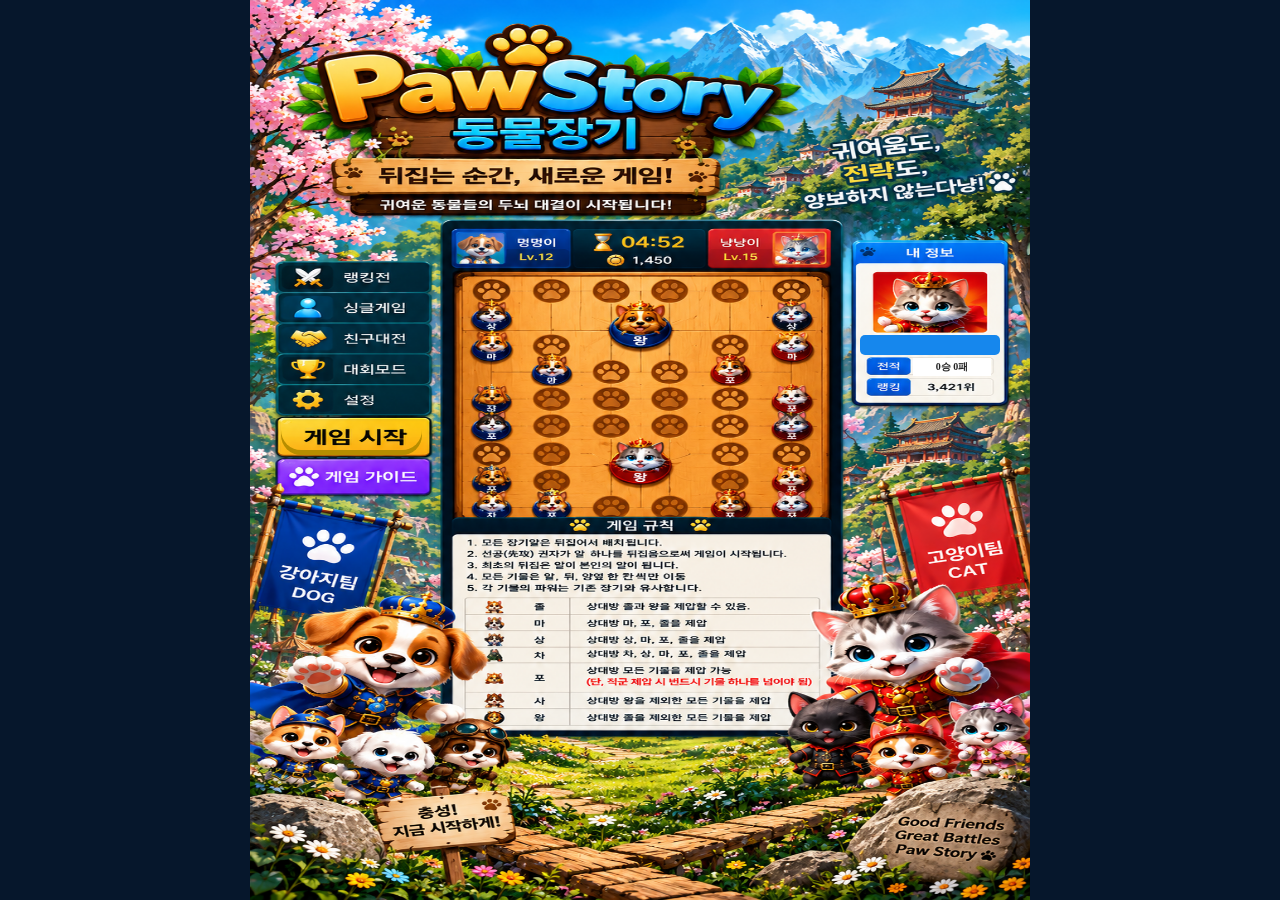
<file: index.html>
<!DOCTYPE html>
<html lang="en">
  <head>
    <meta charset="UTF-8">
    <link rel="stylesheet" href="./style.css">
    <link rel="manifest" href="./manifest.json">
   <meta name="viewport" content="width=device-width, initial-scale=1.0, maximum-scale=3.0, user-scalable=yes, viewport-fit=cover">
    <title>Pen</title>
  </head>
  <body>
<script src="./paw_story_mobile.js?v=9"></script>
  </body>
</html>
</file>
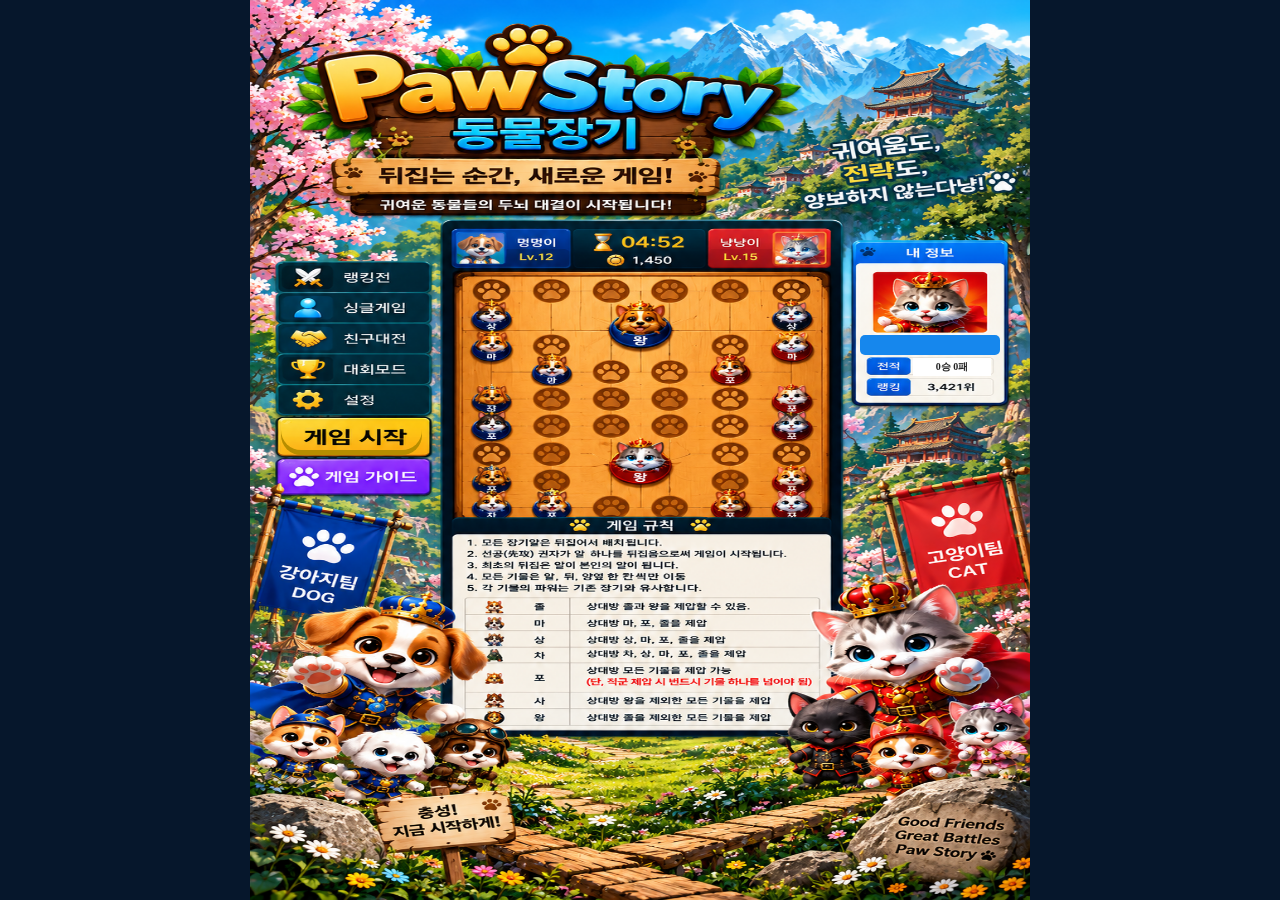
<file: 게임시작.html>
<!DOCTYPE html>
<html lang="en">
  <head>
    <meta charset="UTF-8">
    <link rel="stylesheet" href="./style.css">
    <meta name="viewport" content="width=device-width, initial-scale=1.0">
    <title>Pen</title>
  </head>
  <body>

  <script src="paw_story_mobile.js"></script>
  </body>
</html>
</file>
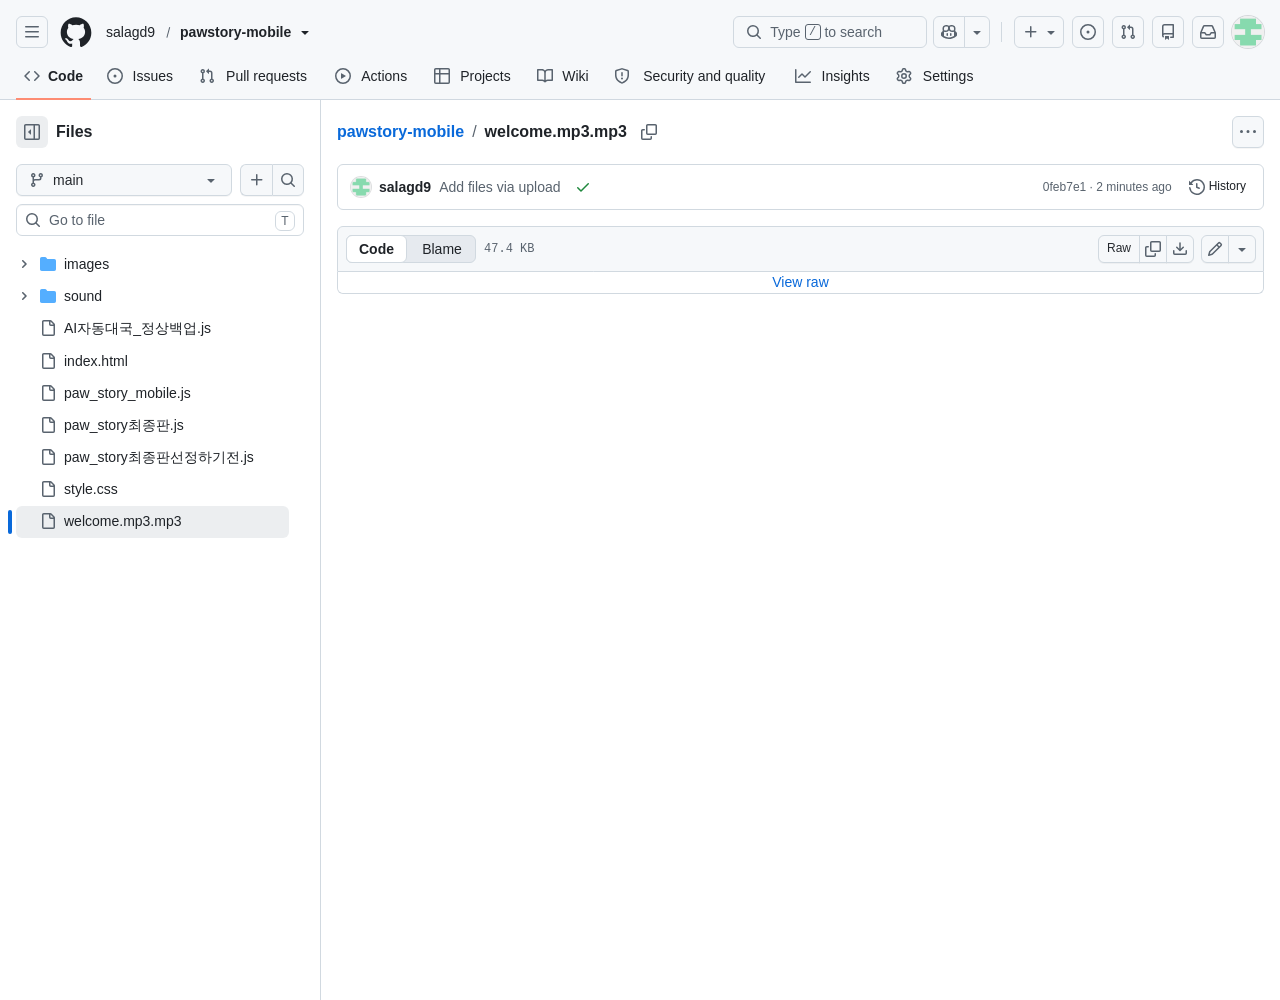
<file: images/images/pawstory-mobile_welcome.mp3. at main · salagd9_pawstory-mobile.html>
<!DOCTYPE html>
<!-- saved from url=(0068)https://github.com/salagd9/pawstory-mobile/blob/main/welcome.mp3.mp3 -->
<html lang="en" data-color-mode="auto" data-light-theme="light" data-dark-theme="dark" data-a11y-animated-images="system" data-a11y-link-underlines="true" data-turbo-loaded="" class="js-focus-visible" data-js-focus-visible=""><head><meta http-equiv="Content-Type" content="text/html; charset=UTF-8"><style type="text/css">.turbo-progress-bar {
  position: fixed;
  display: block;
  top: 0;
  left: 0;
  height: 3px;
  background: #0076ff;
  z-index: 2147483647;
  transition:
    width 300ms ease-out,
    opacity 150ms 150ms ease-in;
  transform: translate3d(0, 0, 0);
}
</style><style>
:root {
  --fontStack-monospace: "Monaspace Neon", ui-monospace, SFMono-Regular, SF Mono, Menlo, Consolas, Liberation Mono, monospace !important;
}
</style>




  
    
  <link rel="dns-prefetch" href="https://github.githubassets.com/">
  <link rel="dns-prefetch" href="https://avatars.githubusercontent.com/">
  <link rel="dns-prefetch" href="https://github-cloud.s3.amazonaws.com/">
  <link rel="dns-prefetch" href="https://user-images.githubusercontent.com/">
  <link rel="preconnect" href="https://github.githubassets.com/" crossorigin="">
  <link rel="preconnect" href="https://avatars.githubusercontent.com/">

<script type="importmap">{"imports":{"react":"https://github.githubassets.com/assets/react-e27d1b3e03961e68.js","react-dom":"https://github.githubassets.com/assets/react-dom-e5fd46a22d5c4058.js","react-dom/client":"https://github.githubassets.com/assets/react-dom-client-1b4a3ee065998cea.js","react-is":"https://github.githubassets.com/assets/react-is-e0b593954b4706d8.js","react-reconciler":"https://github.githubassets.com/assets/react-reconciler-8e99e505c4429605.js","react/compiler-runtime":"https://github.githubassets.com/assets/react-compiler-runtime-4610bd6d3de9c049.js","react/jsx-dev-runtime":"https://github.githubassets.com/assets/react-jsx-dev-runtime-ea55d68667d559e5.js","react/jsx-runtime":"https://github.githubassets.com/assets/react-jsx-runtime-4915cb0f5b3aff04.js","scheduler":"https://github.githubassets.com/assets/scheduler-58b860b049ca307c.js"}}</script>
<meta name="react-profiling" content="0" data-turbo-transient="true">
<meta name="react-import-map" content="react,react-dom,react-dom/client,react-dom/profiling,react-is,react-reconciler,react/compiler-runtime,react/jsx-dev-runtime,react/jsx-runtime,scheduler@777f63f87cd0" data-turbo-track="reload">
<link crossorigin="anonymous" rel="modulepreload" href="https://github.githubassets.com/assets/react-e27d1b3e03961e68.js">
<link crossorigin="anonymous" rel="modulepreload" href="https://github.githubassets.com/assets/react-compiler-runtime-4610bd6d3de9c049.js">
<link crossorigin="anonymous" rel="modulepreload" href="https://github.githubassets.com/assets/scheduler-58b860b049ca307c.js">
<link crossorigin="anonymous" rel="modulepreload" href="https://github.githubassets.com/assets/react-dom-e5fd46a22d5c4058.js">
<link crossorigin="anonymous" rel="modulepreload" href="https://github.githubassets.com/assets/react-dom-client-1b4a3ee065998cea.js">
<link crossorigin="anonymous" rel="modulepreload" href="https://github.githubassets.com/assets/react-is-e0b593954b4706d8.js">
<link crossorigin="anonymous" rel="modulepreload" href="https://github.githubassets.com/assets/react-jsx-runtime-4915cb0f5b3aff04.js">
<link crossorigin="anonymous" rel="modulepreload" href="https://github.githubassets.com/assets/react-reconciler-8e99e505c4429605.js">

  


  <link crossorigin="anonymous" media="all" rel="stylesheet" href="./pawstory-mobile_welcome.mp3. at main · salagd9_pawstory-mobile_files/light-99f877e9ddfc0e51.css"><link crossorigin="anonymous" media="all" rel="stylesheet" href="./pawstory-mobile_welcome.mp3. at main · salagd9_pawstory-mobile_files/dark-79ad2ace604703b3.css"><link data-color-theme="light_high_contrast" crossorigin="anonymous" media="all" rel="stylesheet" data-href="https://github.githubassets.com/assets/light_high_contrast-48fdd0811afbab3c.css"><link data-color-theme="light_colorblind" crossorigin="anonymous" media="all" rel="stylesheet" data-href="https://github.githubassets.com/assets/light_colorblind-f4bf1142976e4bbf.css"><link data-color-theme="light_colorblind_high_contrast" crossorigin="anonymous" media="all" rel="stylesheet" data-href="https://github.githubassets.com/assets/light_colorblind_high_contrast-f661b49995ba0bd8.css"><link data-color-theme="light_tritanopia" crossorigin="anonymous" media="all" rel="stylesheet" data-href="https://github.githubassets.com/assets/light_tritanopia-0b38d22346321c92.css"><link data-color-theme="light_tritanopia_high_contrast" crossorigin="anonymous" media="all" rel="stylesheet" data-href="https://github.githubassets.com/assets/light_tritanopia_high_contrast-f1c62c9e70259b9f.css"><link data-color-theme="dark_high_contrast" crossorigin="anonymous" media="all" rel="stylesheet" data-href="https://github.githubassets.com/assets/dark_high_contrast-24484a076f02295f.css"><link data-color-theme="dark_colorblind" crossorigin="anonymous" media="all" rel="stylesheet" data-href="https://github.githubassets.com/assets/dark_colorblind-f50cacf0a86b9929.css"><link data-color-theme="dark_colorblind_high_contrast" crossorigin="anonymous" media="all" rel="stylesheet" data-href="https://github.githubassets.com/assets/dark_colorblind_high_contrast-e61d4f4ca17852c2.css"><link data-color-theme="dark_tritanopia" crossorigin="anonymous" media="all" rel="stylesheet" data-href="https://github.githubassets.com/assets/dark_tritanopia-39c10993d5603fac.css"><link data-color-theme="dark_tritanopia_high_contrast" crossorigin="anonymous" media="all" rel="stylesheet" data-href="https://github.githubassets.com/assets/dark_tritanopia_high_contrast-73236c840c0c7d90.css"><link data-color-theme="dark_dimmed" crossorigin="anonymous" media="all" rel="stylesheet" data-href="https://github.githubassets.com/assets/dark_dimmed-0de76f07cc035b10.css"><link data-color-theme="dark_dimmed_high_contrast" crossorigin="anonymous" media="all" rel="stylesheet" data-href="https://github.githubassets.com/assets/dark_dimmed_high_contrast-fd1500c8744e40d6.css">

  <style type="text/css">
    :root {
      --tab-size-preference: 4;
    }

    pre, code {
      tab-size: var(--tab-size-preference);
    }
  </style>

    <link crossorigin="anonymous" media="all" rel="stylesheet" href="./pawstory-mobile_welcome.mp3. at main · salagd9_pawstory-mobile_files/primer-primitives-ed9ca172356fd545.css">
    <link crossorigin="anonymous" media="all" rel="stylesheet" href="./pawstory-mobile_welcome.mp3. at main · salagd9_pawstory-mobile_files/primer-tailwind-compatible-330c475bd59f66d2.css">
    <link crossorigin="anonymous" media="all" rel="stylesheet" href="./pawstory-mobile_welcome.mp3. at main · salagd9_pawstory-mobile_files/global-adcabba7b5c5d221.css">
    <link crossorigin="anonymous" media="all" rel="stylesheet" href="./pawstory-mobile_welcome.mp3. at main · salagd9_pawstory-mobile_files/github-552513ad07a183a1.css">
    <link crossorigin="anonymous" media="all" rel="stylesheet" href="./pawstory-mobile_welcome.mp3. at main · salagd9_pawstory-mobile_files/tailwind-46b53ca2d13bc09d.css">
  <link crossorigin="anonymous" media="all" rel="stylesheet" href="./pawstory-mobile_welcome.mp3. at main · salagd9_pawstory-mobile_files/repository-11ee8a031c040c1a.css">
<link crossorigin="anonymous" media="all" rel="stylesheet" href="./pawstory-mobile_welcome.mp3. at main · salagd9_pawstory-mobile_files/code-2d56bdb0166c0238.css">

  

  <script type="application/json" id="client-env">{"locale":"en","featureFlags":["actions_enable_background_steps","actions_workflow_language_service_allow_case_function","activity_diff_file_tree","activity_repos_file_tree","activity_repos_overview_header","activity_repos_overview_sidebar","agent_author_search_expansion","agent_author_search_expansion_ui_pulls","alternate_user_config_repo","billing_billable_licenses_cost_center_bucket_fix","billing_budget_expiration","billing_copilot_license_budget_use_license_count","billing_cost_center_list_assigned_resources","billing_discount_threshold_notification","billing_ui_budget_pagination_enabled","block_user_close_content","cca_show_aic_usage_per_session","ccr_files_changed_model_picker","ccr_implement_suggestion_refresh","code_quality_enablement_banner_targeting","code_quality_remove_preview","code_view_checks_live_updates","code_view_raf_sticky_lines","codemirror_inp_optimizations","codespaces_prebuild_region_target_update","coding_agent_third_party_model_ui","contentful_primer_code_blocks","copilot_agent_snippy","copilot_api_agentic_issue_marshal_yaml","copilot_automations_pagination","copilot_chat_clear_model_selection_for_default_change","copilot_chat_compact_tables","copilot_chat_disable_model_picker_while_streaming","copilot_chat_header_reorder","copilot_chat_increase_token_padding","copilot_chat_max_upsell","copilot_chat_minimize_contextual","copilot_chat_model_picker_promotions","copilot_chat_models_browser_cache","copilot_chat_new_topic_nudge","copilot_chat_reduce_quota_checks","copilot_chat_vision_dotcom_chat_ga_gate","copilot_chat_vision_preview_gate","copilot_css_textarea_autosize","copilot_custom_copilots","copilot_custom_copilots_feature_preview","copilot_diff_reference_context","copilot_duplicate_thread","copilot_extensions_removal_on_marketplace","copilot_fix_failed_workflows_all_skus","copilot_ftp_hyperspace_upgrade_prompt","copilot_hide_hovercard","copilot_immersive_code_block_transition_wrap","copilot_immersive_embedded_draggable","copilot_immersive_embedded_header_button","copilot_immersive_file_block_transition_open","copilot_immersive_file_preview_keep_mounted","copilot_immersive_suggestion_pills","copilot_immersive_task_hyperlinking","copilot_immersive_task_within_chat_thread","copilot_issue_list_show_more","copilot_mc_cli_resume_any_users_task","copilot_mission_control_agent_merge_fix_ci","copilot_mission_control_agent_merge_resolve_conflicts","copilot_mission_control_early_stop","copilot_mission_control_environment_list_icons","copilot_mission_control_managed_sandbox_environments","copilot_mission_control_needs_attention","copilot_mission_control_reasoning_effort","copilot_mission_control_sandbox_client_side_clone","copilot_mission_control_sandbox_remote_bypass","copilot_mission_control_session_filters","copilot_mission_control_task_alive_updates","copilot_mission_control_task_sharing","copilot_org_policy_page_focus_mode","copilot_pr_chat_enhancements","copilot_premium_request_quotas","copilot_prominent_upgrade_button","copilot_resource_panel","copilot_share_active_subthread","copilot_spaces_ga","copilot_spaces_individual_policies_ga","copilot_spark_handle_nil_friendly_name","copilot_swe_agent_authorization_status_ui","copilot_swe_agent_automation_resource_scoped_writes","copilot_swe_agent_hide_model_picker_if_only_auto","copilot_swe_agent_issue_comment_trigger","copilot_swe_agent_pr_comment_model_picker","copilot_swe_agent_pull_request_comment_trigger","copilot_swe_agent_pull_request_merged_trigger","copilot_swe_agent_pull_request_opened_trigger","copilot_swe_agent_pull_request_synchronize_trigger","copilot_swe_agent_use_subagents","copilot_task_api_github_rest_style","copilot_task_scoped_alive_channel","copilot_token_based_billing","copilot_unconfigured_is_inherited","copilot_user_can_upgrade_plan_field","copilot_workbench_sunset","copilot_workbench_sunset_redirect","copilot_workbench_ubb","dashboard_indexeddb_caching","dashboard_lists_max_age_filter","dashboard_universe_2025","dashboard_universe_2025_feedback_dialog","fgpat_permissions_selector_redesign","flex_cta_groups_mvp","flex_suite_disable_river_accordion_dither","glc_code_quality_repo_settings_workflow_config","hide_github_models_ui","hide_groups_list_for_few_groups","hyperspace_2025_logged_out_batch_1","hyperspace_2025_logged_out_batch_2","hyperspace_2025_logged_out_batch_3","in_product_messaging_datadog_monitoring","ipm_global_transactional_message_copilot","ipm_global_transactional_message_issues","ipm_global_transactional_message_prs","ipm_global_transactional_message_repos","ipm_global_transactional_message_spaces","issue_fields_multi_select","issue_inline_avatars","issue_pinned_views","issue_pinned_views_optimistic_updates","issue_relative_time_micro","issues_dashboard_sso_structured_errors","issues_expanded_file_types","issues_hide_closed_sub_issues","issues_lazy_load_comment_box_suggestions","issues_react_chrome_container_query_fix","issues_react_include_bots_in_pickers","issues_react_ui_feedback","labels_archiving","labels_archiving_info","landing_pages_ninetailed","landing_pages_web_vitals_tracking","lifecycle_label_name_updates","marketing_pages_search_explore_provider","memex_default_issue_create_repository","memex_lazy_hydrate_agent_tasks","memex_live_update_hovercard","memex_mwl_filter_field_delimiter","memex_remove_deprecated_type_issue","memex_roadmap_drag_style","merge_queue_restricted_pushers_warning","merge_status_checks_refetch_dedupe","merge_status_header_feedback","oauth_authorize_clickjacking_protection","octocaptcha_origin_optimization","pr_sfv_new_diff_fetch","primer_react_css_anchor_positioning","primer_react_merged_forwarded_refs","primer_react_underline_panels_controlled","property_definition_empty_state_suggestions","prs_copilot_app_open_action","prs_css_anchor_positioning","prs_live_updates_issue_comments","prs_new_conversation_comments_api","prs_omit_files_routes","prx_files","pull_request_commit_checks_dialog","pull_request_copilot_attribution_header","pull_request_files_virtualization","pull_request_overview_panel_edit_description","pull_request_persister","pull_request_stacks_feedback_dialog","pull_request_stacks_rebase_conflict_instructions","pull_request_virtualization_image_estimate","pull_request_virtualization_scroll_compensation","pull_request_virtualization_scroll_intent","pulls_dashboard_sidebar_layout","quick_search_lazy_suggestions","react_blob_isolate_code_lines","react_blob_overlay","react_blob_ssr_content_visibility","react_data_router_tanstack_allowed","react_query_props_with_key","react_sandbox_future_tanstack","repo_app","repo_app_actions_workflows","repo_app_agents","repo_app_commits","repo_app_issues","repo_app_pull_requests","repo_app_turbo","repo_issues_sidebar_layout","repo_overview_ask_copilot","repo_pulls_dashboard_surface","repos_contributors_limited_default_range","repository_suggester_elastic_search","review_involves_filter","rule_ignored_file_paths","rulesets_actor_list_editor","sample_network_conn_type","security_center_artifact_filters_popover","see_who_reacted","semantic_similarity_duplicate_issue_detection","session_logs_ungroup_reasoning_text","set_sha256_on_repo_creation_form","site_banner_desktop_copilot_app","site_ghca_pixel_mona","site_github_app_business_enterprise_signup_ctas","site_github_app_ga_page","site_github_app_ga_page_highlight","site_github_app_mobile_native_share","site_global_banner_copilot_day","site_global_banner_dev_days_attendee","site_global_banner_learn_copilot_sdk","site_global_nav_spark_models_removed","spark_prompt_secret_scanning","spark_server_connection_status","suppress_automated_browser_vitals","swp_forms_disable_octocaptcha","thread_resolution_reason","track_notifications_settings_usage","ui_route_code_view","ui_route_repos","ui_service_compute_cohort","ui_service_compute_eligible","ui_service_compute_proxy_control","ui_service_referrer_metrics","unified_batch_pr_comments","update_issue_suggestions","user_code_paste_ux","viewscreen_sandbox","warn_inaccessible_attachments","webp_support","workbench_store_readonly","react_import_map","react_import_map"],"login":"salagd9","uiComputeCohort":"control","githubDomain":"https://github.com","copilotApiOverrideUrl":"https://api.individual.githubcopilot.com","cmcApiUrl":"https://api.github.com/cmc_internal/api"}</script>
<link crossorigin="anonymous" rel="modulepreload" href="https://github.githubassets.com/assets/wp-runtime-41a4e8bac76f7718.js">
<link crossorigin="anonymous" rel="modulepreload" href="https://github.githubassets.com/assets/app-foundation-89338d13d121427c.js">
<link crossorigin="anonymous" rel="modulepreload" href="https://github.githubassets.com/assets/app-runtime-79275629e212a8de.js">
<link crossorigin="anonymous" rel="modulepreload" href="https://github.githubassets.com/assets/fetch-utilities-ef80792c471f3488.js">
<link crossorigin="anonymous" rel="modulepreload" href="https://github.githubassets.com/assets/ser-564408e9198dff6d.js">
<script crossorigin="anonymous" type="module" src="./pawstory-mobile_welcome.mp3. at main · salagd9_pawstory-mobile_files/environment-794330864a13a1b6.js.다운로드" defer="defer"></script>
<link crossorigin="anonymous" media="all" rel="stylesheet" href="./pawstory-mobile_welcome.mp3. at main · salagd9_pawstory-mobile_files/app-runtime.db39abd7070fb379.module.css">
<link crossorigin="anonymous" rel="modulepreload" href="https://github.githubassets.com/assets/catalyst-86a8f5de995615f8.js">
<link crossorigin="anonymous" rel="modulepreload" href="https://github.githubassets.com/assets/selector-observer-e88088f989b27670.js">
<link crossorigin="anonymous" rel="modulepreload" href="https://github.githubassets.com/assets/relative-time-element-85cb37305f54dec4.js">
<link crossorigin="anonymous" rel="modulepreload" href="https://github.githubassets.com/assets/by4-73006a52f155289f.js">
<link crossorigin="anonymous" rel="modulepreload" href="https://github.githubassets.com/assets/ja9-36f036c13c2e3a4c.js">
<link crossorigin="anonymous" rel="modulepreload" href="https://github.githubassets.com/assets/kw-866fd9513ae95106.js">
<link crossorigin="anonymous" rel="modulepreload" href="https://github.githubassets.com/assets/r1-b075aab3204f32f9.js">
<link crossorigin="anonymous" rel="modulepreload" href="https://github.githubassets.com/assets/jz5-7c5d1669717041f8.js">
<link crossorigin="anonymous" rel="modulepreload" href="https://github.githubassets.com/assets/hj-5126390ff433704d.js">
<link crossorigin="anonymous" rel="modulepreload" href="https://github.githubassets.com/assets/j05-dce4d588268f0f7e.js">
<script crossorigin="anonymous" type="module" src="./pawstory-mobile_welcome.mp3. at main · salagd9_pawstory-mobile_files/github-elements-c6ac3a3a1eb9be45.js.다운로드" defer="defer"></script>
<script crossorigin="anonymous" type="module" src="./pawstory-mobile_welcome.mp3. at main · salagd9_pawstory-mobile_files/element-registry-6f2a892fbb905e62.js.다운로드" defer="defer"></script>
<link crossorigin="anonymous" rel="modulepreload" href="https://github.githubassets.com/assets/runtime-helpers-f3f5d71440009c48.js">
<link crossorigin="anonymous" rel="modulepreload" href="https://github.githubassets.com/assets/aria-live-edd4f18194230d9e.js">
<link crossorigin="anonymous" rel="modulepreload" href="https://github.githubassets.com/assets/hotkey-45921f564e4706a3.js">
<link crossorigin="anonymous" rel="modulepreload" href="https://github.githubassets.com/assets/react-core-50100468bac5462c.js">
<link crossorigin="anonymous" rel="modulepreload" href="https://github.githubassets.com/assets/04-a76c47ec12c12e01.js">
<link crossorigin="anonymous" rel="modulepreload" href="https://github.githubassets.com/assets/ur-024971cb63acad59.js">
<link crossorigin="anonymous" rel="modulepreload" href="https://github.githubassets.com/assets/4t-9933bcccf9a9524f.js">
<link crossorigin="anonymous" rel="modulepreload" href="https://github.githubassets.com/assets/6ny-c969fbae697a356f.js">
<link crossorigin="anonymous" rel="modulepreload" href="https://github.githubassets.com/assets/yhq-3a209035a30b1a09.js">
<link crossorigin="anonymous" rel="modulepreload" href="https://github.githubassets.com/assets/z1v-da5b33b877bfa358.js">
<link crossorigin="anonymous" rel="modulepreload" href="https://github.githubassets.com/assets/wo-09f85d22a6c8931b.js">
<link crossorigin="anonymous" rel="modulepreload" href="https://github.githubassets.com/assets/9y-81cfe57dc9040f3e.js">
<link crossorigin="anonymous" rel="modulepreload" href="https://github.githubassets.com/assets/j0-19938a946a79ab0b.js">
<link crossorigin="anonymous" rel="modulepreload" href="https://github.githubassets.com/assets/0p-50de93b282dbc67c.js">
<script crossorigin="anonymous" type="module" src="./pawstory-mobile_welcome.mp3. at main · salagd9_pawstory-mobile_files/behaviors-25238d3d2960ea36.js.다운로드" defer="defer"></script>
<link crossorigin="anonymous" media="all" rel="stylesheet" href="./pawstory-mobile_welcome.mp3. at main · salagd9_pawstory-mobile_files/react-core.533471a46df18b62.module.css">
<link crossorigin="anonymous" rel="modulepreload" href="https://github.githubassets.com/assets/n9-97e2e5539969aaaf.js">
<script crossorigin="anonymous" type="module" src="./pawstory-mobile_welcome.mp3. at main · salagd9_pawstory-mobile_files/codespaces-4425d6999dd396d6.js.다운로드" defer="defer"></script>
<link crossorigin="anonymous" rel="modulepreload" href="https://github.githubassets.com/assets/ic-991f04433f366e7b.js">
<script crossorigin="anonymous" type="module" src="./pawstory-mobile_welcome.mp3. at main · salagd9_pawstory-mobile_files/repositories-a00917b37f6d2d54.js.다운로드" defer="defer"></script>
<script crossorigin="anonymous" type="module" src="./pawstory-mobile_welcome.mp3. at main · salagd9_pawstory-mobile_files/code-menu-af7f291dc9514e9e.js.다운로드" defer="defer"></script>
  
  <link crossorigin="anonymous" rel="modulepreload" href="https://github.githubassets.com/assets/primer-react-99770b25d3ae86cc.js">
<link crossorigin="anonymous" rel="modulepreload" href="https://github.githubassets.com/assets/react-lib-3b03eb55bae46c70.js">
<link crossorigin="anonymous" rel="modulepreload" href="https://github.githubassets.com/assets/aq-ba5f008999aedbd0.js">
<link crossorigin="anonymous" rel="modulepreload" href="https://github.githubassets.com/assets/j6-363f0ebf4f62f310.js">
<link crossorigin="anonymous" rel="modulepreload" href="https://github.githubassets.com/assets/t7l-bf6f21d7e7a43c35.js">
<link crossorigin="anonymous" rel="modulepreload" href="https://github.githubassets.com/assets/fe-7576d9b281e2106a.js">
<link crossorigin="anonymous" rel="modulepreload" href="https://github.githubassets.com/assets/wsr-5fd3071e5a9061ab.js">
<link crossorigin="anonymous" rel="modulepreload" href="https://github.githubassets.com/assets/0n-27006551de0ea3c6.js">
<link crossorigin="anonymous" rel="modulepreload" href="https://github.githubassets.com/assets/xv-51cb34754bda73a9.js">
<link crossorigin="anonymous" rel="modulepreload" href="https://github.githubassets.com/assets/n4u-6317ce1c31aed1db.js">
<link crossorigin="anonymous" rel="modulepreload" href="https://github.githubassets.com/assets/j8s-d05eedc69cebc200.js">
<link crossorigin="anonymous" rel="modulepreload" href="https://github.githubassets.com/assets/la-de176c4ee471f2b3.js">
<link crossorigin="anonymous" rel="modulepreload" href="https://github.githubassets.com/assets/u1-00a33e076aa81610.js">
<link crossorigin="anonymous" rel="modulepreload" href="https://github.githubassets.com/assets/os-b7fbdbe950087910.js">
<link crossorigin="anonymous" rel="modulepreload" href="https://github.githubassets.com/assets/50-3e117c4737ded7c8.js">
<link crossorigin="anonymous" rel="modulepreload" href="https://github.githubassets.com/assets/0o-c35ee6b22b2a07ce.js">
<link crossorigin="anonymous" rel="modulepreload" href="https://github.githubassets.com/assets/nsi-926ffbc13301c5b7.js">
<link crossorigin="anonymous" rel="modulepreload" href="https://github.githubassets.com/assets/3np-a0186ba63220b6ce.js">
<link crossorigin="anonymous" rel="modulepreload" href="https://github.githubassets.com/assets/on-75d8015f7c16be87.js">
<link crossorigin="anonymous" rel="modulepreload" href="https://github.githubassets.com/assets/bi0-e2f78de823e39ca9.js">
<link crossorigin="anonymous" rel="modulepreload" href="https://github.githubassets.com/assets/b1-78b9e19270a36df1.js">
<link crossorigin="anonymous" rel="modulepreload" href="https://github.githubassets.com/assets/0l-60a7083fe8307476.js">
<link crossorigin="anonymous" rel="modulepreload" href="https://github.githubassets.com/assets/c2z-99151942285230c1.js">
<link crossorigin="anonymous" rel="modulepreload" href="https://github.githubassets.com/assets/f9-038758dcbfe08dab.js">
<link crossorigin="anonymous" rel="modulepreload" href="https://github.githubassets.com/assets/0k-b7df0a74912a42bf.js">
<link crossorigin="anonymous" rel="modulepreload" href="https://github.githubassets.com/assets/sp-2bbb73a69162e23b.js">
<link crossorigin="anonymous" rel="modulepreload" href="https://github.githubassets.com/assets/og-4863b3c788c38888.js">
<link crossorigin="anonymous" rel="modulepreload" href="https://github.githubassets.com/assets/q5-fc1f2b54f1d10663.js">
<link crossorigin="anonymous" rel="modulepreload" href="https://github.githubassets.com/assets/qod-79dedcb2e7d13687.js">
<link crossorigin="anonymous" rel="modulepreload" href="https://github.githubassets.com/assets/du-dc47d4c63c11d935.js">
<link crossorigin="anonymous" rel="modulepreload" href="https://github.githubassets.com/assets/ql0-52233a028822e2ef.js">
<link crossorigin="anonymous" rel="modulepreload" href="https://github.githubassets.com/assets/20x-e5b9d0395e11523d.js">
<link crossorigin="anonymous" rel="modulepreload" href="https://github.githubassets.com/assets/dsj-4cca625a20b72565.js">
<link crossorigin="anonymous" rel="modulepreload" href="https://github.githubassets.com/assets/6f-0fd1678079641b7b.js">
<link crossorigin="anonymous" rel="modulepreload" href="https://github.githubassets.com/assets/e84-4da7096eb6b55d6d.js">
<link crossorigin="anonymous" rel="modulepreload" href="https://github.githubassets.com/assets/0pz-75cc9002458b7e48.js">
<link crossorigin="anonymous" rel="modulepreload" href="https://github.githubassets.com/assets/7mh-a2e9f2f08d59de49.js">
<link crossorigin="anonymous" rel="modulepreload" href="https://github.githubassets.com/assets/bsb-4f4ac8c20da73fac.js">
<link crossorigin="anonymous" rel="modulepreload" href="https://github.githubassets.com/assets/46-a38217987269934d.js">
<link crossorigin="anonymous" rel="modulepreload" href="https://github.githubassets.com/assets/q1-cda2e7902c6bef87.js">
<link crossorigin="anonymous" rel="modulepreload" href="https://github.githubassets.com/assets/me-dfecacc72ba91157.js">
<link crossorigin="anonymous" rel="modulepreload" href="https://github.githubassets.com/assets/0dh-eb608edac481e761.js">
<link crossorigin="anonymous" rel="modulepreload" href="https://github.githubassets.com/assets/xc-f5d51b571cd317cb.js">
<link crossorigin="anonymous" rel="modulepreload" href="https://github.githubassets.com/assets/7c-01f950dfa69befc7.js">
<link crossorigin="anonymous" rel="modulepreload" href="https://github.githubassets.com/assets/4b-c63a3f3820a90d31.js">
<link crossorigin="anonymous" rel="modulepreload" href="https://github.githubassets.com/assets/qv-54f1bde38a5cca22.js">
<link crossorigin="anonymous" rel="modulepreload" href="https://github.githubassets.com/assets/gtp-bb135af2e2127c94.js">
<script crossorigin="anonymous" type="module" src="./pawstory-mobile_welcome.mp3. at main · salagd9_pawstory-mobile_files/code-view-d83bf2561122fa77.js.다운로드" defer="defer"></script>
<link crossorigin="anonymous" media="all" rel="stylesheet" href="./pawstory-mobile_welcome.mp3. at main · salagd9_pawstory-mobile_files/primer-react-css.3ff9ad885fbbd7b1.module.css">
<link crossorigin="anonymous" media="all" rel="stylesheet" href="./pawstory-mobile_welcome.mp3. at main · salagd9_pawstory-mobile_files/ql0.98d0f45ff87777ec.module.css">
<link crossorigin="anonymous" media="all" rel="stylesheet" href="./pawstory-mobile_welcome.mp3. at main · salagd9_pawstory-mobile_files/46.79c1c16b43589d8e.module.css">
<link crossorigin="anonymous" media="all" rel="stylesheet" href="./pawstory-mobile_welcome.mp3. at main · salagd9_pawstory-mobile_files/xc.13e027137438fd9f.module.css">
<link crossorigin="anonymous" media="all" rel="stylesheet" href="./pawstory-mobile_welcome.mp3. at main · salagd9_pawstory-mobile_files/4b.a4df86018b6dbde8.module.css">
<link crossorigin="anonymous" media="all" rel="stylesheet" href="./pawstory-mobile_welcome.mp3. at main · salagd9_pawstory-mobile_files/qv.56b09d197babe02e.module.css">
<link crossorigin="anonymous" media="all" rel="stylesheet" href="./pawstory-mobile_welcome.mp3. at main · salagd9_pawstory-mobile_files/code-view.274fbfcb3b348ac0.module.css">


  <title>pawstory-mobile/welcome.mp3.mp3 at main · salagd9/pawstory-mobile</title>



  <meta name="route-pattern" content="/:user_id/:repository" data-turbo-transient="">
  <meta name="route-controller" content="files" data-turbo-transient="">
  <meta name="route-action" content="disambiguate" data-turbo-transient="">
  <meta name="fetch-nonce" content="v2:3f6b4227-f4f5-0f48-b58d-e77bcdc8091a">

    
  <meta name="current-catalog-service-hash" content="f3abb0cc802f3d7b95fc8762b94bdcb13bf39634c40c357301c4aa1d67a256fb">


  <meta name="request-id" content="D47B:25FCED:3604E6:4CB7D8:6AA3B6C6" data-turbo-transient="true"><meta name="html-safe-nonce" content="82d0a3179d54e192d9d61ee216af696d84423af7feca61c4e0874dd49de5fbb9" data-turbo-transient="true"><meta name="visitor-payload" content="[base64]" data-turbo-transient="true"><meta name="visitor-hmac" content="6c01845c86b7506c950caabcd09f5f1163e46fa3732aadc6f4c5eab17623bb3e" data-turbo-transient="true">


    <meta name="hovercard-subject-tag" content="repository:1364270713" data-turbo-transient="">


  <meta name="github-keyboard-shortcuts" content="repository,copilot" data-turbo-transient="true">
  

  <meta name="selected-link" value="repo_source" data-turbo-transient="">
  <link rel="assets" href="https://github.githubassets.com/">

    <meta name="google-site-verification" content="Apib7-x98H0j5cPqHWwSMm6dNU4GmODRoqxLiDzdx9I">

<meta name="octolytics-url" content="https://collector.github.com/github/collect"><meta name="octolytics-actor-id" content="327527986"><meta name="octolytics-actor-login" content="salagd9"><meta name="octolytics-actor-hash" content="d8a0b09cd2641509a6e03b738a2b24730a614776f2a6ebcf5d873dc6fe1d0958">





  <meta name="analytics-location" content="/&lt;user-name&gt;/&lt;repo-name&gt;" data-turbo-transient="true">

  




    <meta name="user-login" content="salagd9">

  <link rel="sudo-modal" href="https://github.com/sessions/sudo_modal">

    <meta name="viewport" content="width=device-width">

    

      <meta name="description" content="Contribute to salagd9/pawstory-mobile development by creating an account on GitHub.">

      <link rel="search" type="application/opensearchdescription+xml" href="https://github.com/opensearch.xml" title="GitHub">

    <link rel="fluid-icon" href="https://github.com/fluidicon.png" title="GitHub">
    <meta property="fb:app_id" content="1401488693436528">
    <meta name="apple-itunes-app" content="app-id=1477376905, app-argument=https://github.com/salagd9/pawstory-mobile">

      <meta name="twitter:image" content="https://opengraph.githubassets.com/bc09823c80bdd8ef70fdec14081d924f6608dd451f394f695069ed977b375f24/salagd9/pawstory-mobile"><meta name="twitter:site" content="@github"><meta name="twitter:card" content="summary_large_image"><meta name="twitter:title" content="salagd9/pawstory-mobile"><meta name="twitter:description" content="Contribute to salagd9/pawstory-mobile development by creating an account on GitHub.">
  <meta property="og:image" content="https://opengraph.githubassets.com/bc09823c80bdd8ef70fdec14081d924f6608dd451f394f695069ed977b375f24/salagd9/pawstory-mobile"><meta property="og:image:alt" content="Contribute to salagd9/pawstory-mobile development by creating an account on GitHub."><meta property="og:image:width" content="1200"><meta property="og:image:height" content="600"><meta property="og:site_name" content="GitHub"><meta property="og:type" content="object"><meta property="og:title" content="salagd9/pawstory-mobile"><meta property="og:url" content="https://github.com/salagd9/pawstory-mobile"><meta property="og:description" content="Contribute to salagd9/pawstory-mobile development by creating an account on GitHub.">
  


      <link rel="shared-web-socket" href="wss://alive.github.com/_sockets/u/327527986/ws?session=eyJ2IjoiVjMiLCJ1IjozMjc1Mjc5ODYsInMiOjIyOTE1NDc4MTksImMiOjExNDUzNzg1MDQsInQiOjE3ODkxMTQwNTR9--559ba6fe9b9acfc7e3864e9a03471063d6e0ec174b301bedb6fd44af45967825" data-refresh-url="/_alive" data-session-id="412e112963723a9af3c039ecdaae370dc96fb833c284512755fe1ad5f1589ddd">

      <link rel="service-worker-src" href="https://github.com/assets-cdn/worker/service-worker-21146c9005b18f48.js?current_user=salagd9&amp;errors_url=https%3A%2F%2Fapi.github.com%2F_private%2Fbrowser%2Ferrors&amp;release=205a8112039811670779bfd1f8ce4fd7a58861c2&amp;actor_id=327527986&amp;is_staff=false&amp;analytics_collector_url=https%3A%2F%2Fcollector.github.com%2Fgithub%2Fcollect">

      <meta name="hostname" content="github.com">


      <meta name="keyboard-shortcuts-preference" content="all">
      <meta name="hovercards-preference" content="true">
      <meta name="announcement-preference-hovercard" content="true">

        <meta name="expected-hostname" content="github.com">


  <meta http-equiv="x-pjax-version" content="8b6c9662361dfa7848413d47527aecebeee6bff3f36d054b4b1ca58e148db13e" data-turbo-track="reload">
  <meta http-equiv="x-pjax-csp-version" content="f2311ccc2e94cef09d9c62c8c090301d08823a2fd66b86a913b7d968c86acb1a" data-turbo-track="reload">
  <meta http-equiv="x-pjax-css-version" content="b7a4653359baeee3d827ca91d7c149e4962234557341efae58fad4aa5ce82a0a" data-turbo-track="reload">
  <meta http-equiv="x-pjax-js-version" content="373eaf14a807790ec91642f3bae3a0650411734275c3b7876be45a48e2dfb001" data-turbo-track="reload">

  <meta name="turbo-cache-control" content="no-preview" data-turbo-transient="">

      <meta name="turbo-cache-control" content="no-cache" data-turbo-transient="">

    <meta data-hydrostats="publish">

  <meta name="go-import" content="github.com/salagd9/pawstory-mobile git https://github.com/salagd9/pawstory-mobile.git">

  <meta name="octolytics-dimension-user_id" content="327527986"><meta name="octolytics-dimension-user_login" content="salagd9"><meta name="octolytics-dimension-repository_id" content="1364270713"><meta name="octolytics-dimension-repository_nwo" content="salagd9/pawstory-mobile"><meta name="octolytics-dimension-repository_public" content="true"><meta name="octolytics-dimension-repository_is_fork" content="false"><meta name="octolytics-dimension-repository_network_root_id" content="1364270713"><meta name="octolytics-dimension-repository_network_root_nwo" content="salagd9/pawstory-mobile">
  <meta name="current-repo-nwo" content="salagd9/pawstory-mobile">



    

    <meta name="turbo-body-classes" content="logged-in env-production page-responsive text-rendering-optimize-speed">
  <meta name="disable-turbo" content="false">


  <meta name="browser-stats-url" content="https://api.github.com/_private/browser/stats">


  <meta name="browser-errors-url" content="https://api.github.com/_private/browser/errors">

  <meta name="release" content="205a8112039811670779bfd1f8ce4fd7a58861c2" data-turbo-track="reload">
  <meta name="ui-target" content="full">

  <link rel="mask-icon" href="https://github.githubassets.com/assets/pinned-octocat-093da3e6fa40.svg" color="#000000">
  <link rel="alternate icon" class="js-site-favicon" type="image/png" href="https://github.githubassets.com/favicons/favicon.png">
  <link rel="icon" class="js-site-favicon" type="image/svg+xml" href="https://github.githubassets.com/favicons/favicon.svg" data-base-href="https://github.githubassets.com/favicons/favicon">

<meta name="theme-color" content="#1e2327">
<meta name="color-scheme" content="light dark">

  <meta name="msapplication-TileImage" content="/windows-tile.png">
  <meta name="msapplication-TileColor" content="#ffffff">

  <link rel="manifest" href="https://github.com/manifest.json" crossorigin="use-credentials">

  <link rel="stylesheet" type="text/css" href="./pawstory-mobile_welcome.mp3. at main · salagd9_pawstory-mobile_files/bv.40af25841d6cec3a.module.css" crossorigin="anonymous"><link rel="stylesheet" type="text/css" href="./pawstory-mobile_welcome.mp3. at main · salagd9_pawstory-mobile_files/u2l.4dcb5274b0b2a0bb.module.css" crossorigin="anonymous"><link rel="stylesheet" type="text/css" href="./pawstory-mobile_welcome.mp3. at main · salagd9_pawstory-mobile_files/5j.a53928633e8124e7.module.css" crossorigin="anonymous"><link rel="stylesheet" type="text/css" href="./pawstory-mobile_welcome.mp3. at main · salagd9_pawstory-mobile_files/5r.aae84376abc656a1.module.css" crossorigin="anonymous"><link rel="stylesheet" type="text/css" href="./pawstory-mobile_welcome.mp3. at main · salagd9_pawstory-mobile_files/0.c250cecd40557652.module.css" crossorigin="anonymous"><link rel="stylesheet" type="text/css" href="./pawstory-mobile_welcome.mp3. at main · salagd9_pawstory-mobile_files/fg.adb81b70ebd48273.module.css" crossorigin="anonymous"><link rel="stylesheet" type="text/css" href="./pawstory-mobile_welcome.mp3. at main · salagd9_pawstory-mobile_files/ya.fb1743f2f365e923.module.css" crossorigin="anonymous"><link rel="stylesheet" type="text/css" href="./pawstory-mobile_welcome.mp3. at main · salagd9_pawstory-mobile_files/s.168003b96b5ad17e.module.css" crossorigin="anonymous"><link rel="stylesheet" type="text/css" href="./pawstory-mobile_welcome.mp3. at main · salagd9_pawstory-mobile_files/p2.2c326d12df255f85.module.css" crossorigin="anonymous"><link rel="stylesheet" type="text/css" href="./pawstory-mobile_welcome.mp3. at main · salagd9_pawstory-mobile_files/ig.178de431f1465568.module.css" crossorigin="anonymous"><link rel="stylesheet" type="text/css" href="./pawstory-mobile_welcome.mp3. at main · salagd9_pawstory-mobile_files/u.d7bdfb98b5635c5f.module.css" crossorigin="anonymous"><link rel="stylesheet" type="text/css" href="./pawstory-mobile_welcome.mp3. at main · salagd9_pawstory-mobile_files/8t.05f87504d6295ded.module.css" crossorigin="anonymous"><link rel="stylesheet" type="text/css" href="./pawstory-mobile_welcome.mp3. at main · salagd9_pawstory-mobile_files/r.4dcf4c30b3585a8d.module.css" crossorigin="anonymous"><link rel="stylesheet" type="text/css" href="./pawstory-mobile_welcome.mp3. at main · salagd9_pawstory-mobile_files/w.3b450796cb31e0f5.module.css" crossorigin="anonymous"><link rel="stylesheet" type="text/css" href="./pawstory-mobile_welcome.mp3. at main · salagd9_pawstory-mobile_files/qw.90293b3b9cd2fcf1.module.css" crossorigin="anonymous"><link rel="stylesheet" type="text/css" href="./pawstory-mobile_welcome.mp3. at main · salagd9_pawstory-mobile_files/d3.bc12379406d62f79.module.css" crossorigin="anonymous"><link rel="stylesheet" type="text/css" href="./pawstory-mobile_welcome.mp3. at main · salagd9_pawstory-mobile_files/v.af4c8e32b0bd6677.module.css" crossorigin="anonymous"><link rel="stylesheet" type="text/css" href="./pawstory-mobile_welcome.mp3. at main · salagd9_pawstory-mobile_files/5.13dc0b2c24fe1c54.module.css" crossorigin="anonymous"><link rel="stylesheet" type="text/css" href="./pawstory-mobile_welcome.mp3. at main · salagd9_pawstory-mobile_files/m5.4736339a935aa327.module.css" crossorigin="anonymous"><link rel="stylesheet" type="text/css" href="./pawstory-mobile_welcome.mp3. at main · salagd9_pawstory-mobile_files/uj.d286e92d8ab4953d.module.css" crossorigin="anonymous"><link rel="stylesheet" type="text/css" href="./pawstory-mobile_welcome.mp3. at main · salagd9_pawstory-mobile_files/70.299de90d200d278b.module.css" crossorigin="anonymous"><link rel="stylesheet" type="text/css" href="./pawstory-mobile_welcome.mp3. at main · salagd9_pawstory-mobile_files/yj.a4910a3aa00947d1.module.css" crossorigin="anonymous"></head>

  <body class="logged-in env-production page-responsive text-rendering-optimize-speed" style="word-wrap: break-word;">
    <div data-turbo-body="" class="logged-in env-production page-responsive text-rendering-optimize-speed" style="word-wrap: break-word;">
      <div id="__primerPortalRoot__" style="z-index: 1000; position: absolute; width: 100%;" data-turbo-permanent=""></div>
      

    <div class="position-relative header-wrapper js-header-wrapper ">
      <a href="https://github.com/salagd9/pawstory-mobile/blob/main/welcome.mp3.mp3#start-of-content" data-skip-target-assigned="false" class="tmp-p-3 color-bg-accent-emphasis color-fg-on-emphasis show-on-focus js-skip-to-content">Skip to content</a>

      <span data-view-component="true" class="progress-pjax-loader Progress position-fixed width-full">
    <span style="width: 0%;" data-view-component="true" class="Progress-item progress-pjax-loader-bar left-0 top-0 color-bg-accent-emphasis"></span>
</span>      
      <link crossorigin="anonymous" rel="modulepreload" href="https://github.githubassets.com/assets/l7j-a8c3c3ab9790e365.js" fetchpriority="low">
<link crossorigin="anonymous" rel="modulepreload" href="https://github.githubassets.com/assets/keyboard-shortcuts-dialog-3a9f3c49bb82d36e.js" fetchpriority="low">
<link crossorigin="anonymous" media="all" rel="stylesheet" href="./pawstory-mobile_welcome.mp3. at main · salagd9_pawstory-mobile_files/primer-react-css.3ff9ad885fbbd7b1.module.css">
<link crossorigin="anonymous" media="all" rel="stylesheet" href="./pawstory-mobile_welcome.mp3. at main · salagd9_pawstory-mobile_files/keyboard-shortcuts-dialog.07acd7f27a5c7c66.module.css">

<react-partial partial-name="keyboard-shortcuts-dialog" data-ssr="false" data-attempted-ssr="false" data-react-profiling="false" data-catalyst="" class="loaded">
  
  <script type="application/json" data-target="react-partial.embeddedData">{"props":{"docsUrl":"https://docs.github.com/get-started/accessibility/keyboard-shortcuts"}}</script>
  <div data-target="react-partial.reactRoot"><div class="d-none"></div></div>
</react-partial>





      

          

                  <link crossorigin="anonymous" rel="modulepreload" href="https://github.githubassets.com/assets/svf-b7a3f1ead4dba787.js" fetchpriority="low">
<link crossorigin="anonymous" rel="modulepreload" href="https://github.githubassets.com/assets/6n7-4b5f0fca9569927c.js" fetchpriority="low">
<link crossorigin="anonymous" rel="modulepreload" href="https://github.githubassets.com/assets/or-d963ea25734ac6d7.js" fetchpriority="low">
<link crossorigin="anonymous" rel="modulepreload" href="https://github.githubassets.com/assets/dgq-91376e6372f7ebdd.js" fetchpriority="low">
<link crossorigin="anonymous" rel="modulepreload" href="https://github.githubassets.com/assets/8yv-719627e25abec48f.js" fetchpriority="low">
<link crossorigin="anonymous" rel="modulepreload" href="https://github.githubassets.com/assets/2j-a50e64c5f7c23db0.js" fetchpriority="low">
<link crossorigin="anonymous" rel="modulepreload" href="https://github.githubassets.com/assets/bn-b4e38e31d7d79661.js" fetchpriority="low">
<link crossorigin="anonymous" rel="modulepreload" href="https://github.githubassets.com/assets/ob-21fa917d0457c5ad.js" fetchpriority="low">
<link crossorigin="anonymous" rel="modulepreload" href="https://github.githubassets.com/assets/ge-cbfb99a8224b473d.js" fetchpriority="low">
<link crossorigin="anonymous" rel="modulepreload" href="https://github.githubassets.com/assets/dj-969871320bca1512.js" fetchpriority="low">
<link crossorigin="anonymous" rel="modulepreload" href="https://github.githubassets.com/assets/global-nav-bar-7aa973360fc0e958.js" fetchpriority="low">
<link crossorigin="anonymous" media="all" rel="stylesheet" href="./pawstory-mobile_welcome.mp3. at main · salagd9_pawstory-mobile_files/primer-react-css.3ff9ad885fbbd7b1.module.css">
<link crossorigin="anonymous" media="all" rel="stylesheet" href="./pawstory-mobile_welcome.mp3. at main · salagd9_pawstory-mobile_files/ql0.98d0f45ff87777ec.module.css">
<link crossorigin="anonymous" media="all" rel="stylesheet" href="./pawstory-mobile_welcome.mp3. at main · salagd9_pawstory-mobile_files/global-nav-bar.574ed844631bc1ce.module.css">

<react-partial partial-name="global-nav-bar" data-ssr="true" data-attempted-ssr="true" data-react-profiling="false" data-catalyst="" class="loaded">
  
  <script type="application/json" data-target="react-partial.embeddedData">{"props":{"contextRegion":{"crumbs":[{"crumb_type":"user","label":"salagd9","is_root":false,"href":"/salagd9"},{"crumb_type":"repository","label":"pawstory-mobile","is_root":false,"href":"/salagd9/pawstory-mobile"}],"localNavigation":[{"id":"code","icon":"code","label":"Code","href":"/salagd9/pawstory-mobile","selectedLinks":["repo_source","repo_downloads","repo_commits","repo_releases","repo_tags","repo_branches","repo_packages","repo_deployments","repo_attestations"],"popoverTarget":false,"commandId":"repositories:go-to-code","reactNav":{"appTarget":"code-view","anchor":"code-view-repo-link"},"turboNav":{"frame":"repo-content-turbo-frame"}},{"id":"issues","icon":"issue-opened","label":"Issues","href":"/salagd9/pawstory-mobile/issues","selectedLinks":["repo_issues","repo_labels","repo_milestones"],"count":0,"popoverTarget":false,"commandId":"repositories:go-to-issues","reactNav":{"appTarget":"issues-react","anchor":null},"turboNav":{"frame":"repo-content-turbo-frame"}},{"id":"pull-requests","icon":"git-pull-request","label":"Pull requests","href":"/salagd9/pawstory-mobile/pulls","selectedLinks":["repo_pulls","checks"],"count":0,"popoverTarget":false,"commandId":"repositories:go-to-pull-requests","reactNav":{"appTarget":"repo","anchor":null},"turboNav":{"frame":"repo-content-turbo-frame"}},{"id":"actions","icon":"play","label":"Actions","href":"/salagd9/pawstory-mobile/actions","selectedLinks":["repo_actions"],"popoverTarget":false,"commandId":"repositories:go-to-actions","reactNav":{"appTarget":"actions-workflows","anchor":null},"turboNav":{"frame":"repo-content-turbo-frame"}},{"id":"projects","icon":"table","label":"Projects","href":"/salagd9/pawstory-mobile/projects","selectedLinks":["repo_projects","new_repo_project","repo_project"],"popoverTarget":false,"commandId":"repositories:go-to-projects","reactNav":{"appTarget":null,"anchor":null},"turboNav":{"frame":"repo-content-turbo-frame"}},{"id":"wiki","icon":"book","label":"Wiki","href":"/salagd9/pawstory-mobile/wiki","selectedLinks":["repo_wiki"],"popoverTarget":false,"commandId":"repositories:go-to-wiki","reactNav":{"appTarget":null,"anchor":null},"turboNav":{"frame":"repo-content-turbo-frame"}},{"id":"security-and-quality","icon":"shield","label":"Security and quality","href":"/salagd9/pawstory-mobile/security","selectedLinks":["security","overview","alerts","policy","token_scanning","code_scanning"],"count":0,"popoverTarget":false,"commandId":"repositories:go-to-security","reactNav":{"appTarget":null,"anchor":null},"turboNav":{"frame":"repo-content-turbo-frame"}},{"id":"insights","icon":"graph","label":"Insights","href":"/salagd9/pawstory-mobile/pulse","selectedLinks":["repo_graphs","repo_contributors","dependency_graph","dependabot_updates","pulse","people","community"],"popoverTarget":false,"commandId":"repositories:go-to-insights","reactNav":{"appTarget":null,"anchor":null},"turboNav":{"frame":"repo-content-turbo-frame"}},{"id":"settings","icon":"gear","label":"Settings","href":"/salagd9/pawstory-mobile/settings","selectedLinks":["code_review_limits","code_quality","codespaces_repository_settings","collaborators","custom_tabs","github_models_repo_settings","hooks","integration_installations","interaction_limits","issue_template_editor","key_links_settings","license_policy","notifications","repo_announcements","repo_branch_settings","repo_custom_properties","repo_keys_settings","repo_pages_settings","repo_protected_tags_settings","repo_rule_insights","repo_rule_insights_dashboard","repo_rules_bypass_requests","repo_rulesets","repo_settings_copilot_coding_guidelines","repo_settings_copilot_content_exclusion","repo_settings_copilot_dreams","repo_settings_copilot_internet_access","repo_settings_copilot_mcp","repo_settings_copilot_swe_agent","repo_settings","repo_suggestions_settings","reported_content","repository_actions_settings_add_new_runner","repository_actions_settings_general","repository_actions_settings_runner_details","repository_actions_settings_runners","repository_actions_settings","repository_actions_settings_policies","repository_actions_settings_policies_insights","repository_actions_settings_oidc_configuration","repository_drives_settings","repository_environments","role_details","secrets_settings_actions","secrets_settings_agents","secrets_settings_codespaces","secrets_settings_dependabot","secrets","security_analysis","security_products"],"popoverTarget":false,"commandId":"repositories:go-to-settings","reactNav":{"appTarget":null,"anchor":null},"turboNav":{"frame":"repo-content-turbo-frame"}}],"localNavigationUpdateChannel":"eyJjIjoicmVwbzoxMzY0MjcwNzEzOnVzZXI6MzI3NTI3OTg2OnNldHRpbmdzIiwidCI6MTc4OTExNDA1NH0=--65a597a12bbb591ed2c07293483b248da983b8f0282f58f7ed5cf62faf2758f1","selectedLink":null,"currentPath":"/salagd9/pawstory-mobile"},"owner":{"login":"salagd9","name":null,"avatarUrl":"https://avatars.githubusercontent.com/u/327527986?v=4"},"headerLogo":{"href":"/","aria-label":"Homepage "},"notifications":{"indicatorMode":"none","websocketChannel":"eyJjIjoibm90aWZpY2F0aW9uLWNoYW5nZWQ6MzI3NTI3OTg2IiwidCI6MTc4OTExNDA1NH0=--574e0ceb741b606b0c9b9cb2464f6343de3107bb892985492b555cd0363228d5","fetchIndicatorSrc":"/notifications/indicator","fetchIndicatorEnabled":true},"issues":{"href":"/issues"},"pulls":{"href":"/pulls"},"contributedRepos":{"href":"/repos"},"copilot":{"show":true,"showAgentsButton":false,"copilotChatUrl":"/github-copilot/chat?skip_anchor=true","copilotApiUrl":"https://api.individual.githubcopilot.com"},"search":{"show":true,"showCommandPalette":false,"isSearchPage":false,"isJumpToSearch":false,"searchContext":{"scope":"repo:salagd9/pawstory-mobile","current_repo_name":"pawstory-mobile","current_repo_nwo":"salagd9/pawstory-mobile","user_id":"salagd9"}},"enterpriseBanner":{"show":false},"globalTransactionalMessage":[],"payloadsUrl":"/_global-navigation/payloads.json?can_toggle_site_admin_and_employee_status=0\u0026is_admin_mode_on=0\u0026is_ui_opted_out=0\u0026show_ui_opt_out=0\u0026v=3"}}</script>
  <div data-target="react-partial.reactRoot"><link rel="preload" as="image" href="./pawstory-mobile_welcome.mp3. at main · salagd9_pawstory-mobile_files/327527986"><header role="banner" aria-label="Global navigation menu" data-component="Stack" class="GlobalNav styles-module__appHeader__YzYWk prc-Stack-Stack-UQ9k6" data-gap="none" data-direction="vertical" data-align="stretch" data-wrap="nowrap" data-justify="start" data-padding="none"><div data-component="Stack" class="prc-Stack-Stack-UQ9k6" data-direction="horizontal" data-align="center" data-wrap="nowrap" data-justify="center" data-padding="none"><div data-testid="top-nav-left" data-component="Stack" class="styles-module__left__Fylw7 styles-module__withLocalNavigation__rjTJ_ prc-Stack-Stack-UQ9k6" data-gap="condensed" data-direction="horizontal" data-align="stretch" data-wrap="nowrap" data-justify="start" data-padding="normal"><div data-loading-wrapper="true"><button data-component="IconButton" type="button" aria-haspopup="dialog" class="prc-Button-ButtonBase-9n-Xk styles-module__appHeaderButton__axedQ prc-Button-IconButton-fyge7" data-loading="false" data-no-visuals="true" data-size="medium" data-variant="invisible" aria-labelledby="_R_1b5_"><svg data-component="Octicon" aria-hidden="true" focusable="false" class="octicon octicon-three-bars" viewBox="0 0 16 16" width="16" height="16" fill="currentColor" display="inline-block" overflow="visible" style="vertical-align:text-bottom"><path d="M1 2.75A.75.75 0 0 1 1.75 2h12.5a.75.75 0 0 1 0 1.5H1.75A.75.75 0 0 1 1 2.75Zm0 5A.75.75 0 0 1 1.75 7h12.5a.75.75 0 0 1 0 1.5H1.75A.75.75 0 0 1 1 7.75ZM1.75 12h12.5a.75.75 0 0 1 0 1.5H1.75a.75.75 0 0 1 0-1.5Z"></path></svg></button></div><span class="prc-TooltipV2-Tooltip-tLeuB" data-direction="s" data-component="Tooltip" aria-hidden="true" id="_R_1b5_" popover="auto">Open menu</span><div class="d-none"></div><a data-component="IconButton" type="button" class="prc-Button-ButtonBase-9n-Xk styles-module__appHeaderHome__nkA_U prc-Button-IconButton-fyge7" data-loading="false" data-no-visuals="true" data-size="medium" data-variant="invisible" aria-labelledby="_R_1j5_" href="https://github.com/" data-discover="true"><svg data-component="Octicon" aria-hidden="true" focusable="false" class="octicon octicon-mark-github" viewBox="0 0 24 24" width="32" height="32" fill="currentColor" display="inline-block" overflow="visible" style="vertical-align:text-bottom"><path d="M10.226 17.284c-2.965-.36-5.054-2.493-5.054-5.256 0-1.123.404-2.336 1.078-3.144-.292-.741-.247-2.314.09-2.965.898-.112 2.111.36 2.83 1.01.853-.269 1.752-.404 2.853-.404 1.1 0 1.999.135 2.807.382.696-.629 1.932-1.1 2.83-.988.315.606.36 2.179.067 2.942.72.854 1.101 2 1.101 3.167 0 2.763-2.089 4.852-5.098 5.234.763.494 1.28 1.572 1.28 2.807v2.336c0 .674.561 1.056 1.235.786 4.066-1.55 7.255-5.615 7.255-10.646C23.5 6.188 18.334 1 11.978 1 5.62 1 .5 6.188.5 12.545c0 4.986 3.167 9.12 7.435 10.669.606.225 1.19-.18 1.19-.786V20.63a2.9 2.9 0 0 1-1.078.224c-1.483 0-2.359-.808-2.987-2.313-.247-.607-.517-.966-1.034-1.033-.27-.023-.359-.135-.359-.27 0-.27.45-.471.898-.471.652 0 1.213.404 1.797 1.235.45.651.921.943 1.483.943.561 0 .92-.202 1.437-.719.382-.381.674-.718.944-.943"></path></svg></a><span class="prc-TooltipV2-Tooltip-tLeuB" data-direction="s" data-component="Tooltip" aria-hidden="true" popover="auto"><span id="_R_1j5_">Homepage <span class="prc-src-InternalVisuallyHidden-2YaI6">(<!-- -->g then d<!-- -->)</span></span><span class="prc-TooltipV2-KeybindingHintContainer-Ymj-3 prc-TooltipV2-HasTextBefore-fdOXj" aria-hidden="true" data-component="Tooltip.KeybindingHintContainer"><kbd class="prc-KeybindingHint-KeybindingHint-qpYIs prc-Text-Text-9mHv3" data-component="KeybindingHint" data-testid="keybinding-hint"><span class="prc-components-Chord-DdhWN prc-components-ChordOnEmphasis-O-4BS prc-components-ChordSmall-c-P-x prc-Text-Text-9mHv3" data-component="Text" data-kbd-chord="true"> <span class="prc-src-InternalVisuallyHidden-2YaI6">g</span><span aria-hidden="true">G</span></span><span class="prc-src-InternalVisuallyHidden-2YaI6">then</span> <span class="prc-components-Chord-DdhWN prc-components-ChordOnEmphasis-O-4BS prc-components-ChordSmall-c-P-x prc-Text-Text-9mHv3" data-component="Text" data-kbd-chord="true"> <span class="prc-src-InternalVisuallyHidden-2YaI6">d</span><span aria-hidden="true">D</span></span></kbd></span></span><div class="d-none"></div></div><div data-testid="top-nav-center" data-component="Stack" class="styles-module__center__R3QRv styles-module__withLocalNavigation__rjTJ_ prc-Stack-Stack-UQ9k6" data-gap="condensed" data-direction="horizontal" data-align="stretch" data-wrap="nowrap" data-justify="start" data-padding="normal"><nav class="styles-module__contextRegion__VbSp2 prc-Breadcrumbs-BreadcrumbsBase-3Gb-B" aria-label="Breadcrumbs" data-overflow="menu" data-variant="normal" data-component="Breadcrumbs"><ol class="prc-Breadcrumbs-BreadcrumbsList-BKjpe"><li class="prc-Breadcrumbs-ItemWrapper-k0NLn"><a class="styles-module__contextCrumb__IzGIq prc-Breadcrumbs-Item-jcraJ" data-component="Breadcrumbs.Item" href="https://github.com/salagd9" data-discover="true"><span class="">salagd9</span></a></li><li class="prc-Breadcrumbs-ItemWrapper-k0NLn"><a class="styles-module__contextCrumb__IzGIq styles-module__contextCrumbLast__tI2e3 styles-module__repoPickerCrumb__dk81Q prc-Breadcrumbs-Item-jcraJ" data-component="Breadcrumbs.Item" href="https://github.com/salagd9/pawstory-mobile" data-discover="true">pawstory-mobile</a><div class="d-none"></div><button data-component="IconButton" type="button" aria-haspopup="true" aria-expanded="false" tabindex="0" class="prc-Button-ButtonBase-9n-Xk styles-module__contextCrumb__IzGIq styles-module__repoPickerDropdownButton__WjHYX prc-Button-IconButton-fyge7" data-loading="false" data-no-visuals="true" data-size="small" data-variant="invisible" aria-labelledby="_R_3eqd5_" id="_R_eqd5_" style="anchor-name: --anchored-overlay-anchor-_R_eqd5H1_;"><svg data-component="Octicon" aria-hidden="true" focusable="false" class="octicon octicon-triangle-down" viewBox="0 0 16 16" width="16" height="16" fill="currentColor" display="inline-block" overflow="visible" style="vertical-align:text-bottom"><path d="m4.427 7.427 3.396 3.396a.25.25 0 0 0 .354 0l3.396-3.396A.25.25 0 0 0 11.396 7H4.604a.25.25 0 0 0-.177.427Z"></path></svg></button><span class="prc-TooltipV2-Tooltip-tLeuB" data-direction="s" data-component="Tooltip" aria-hidden="true" popover="auto"><span id="_R_3eqd5_">Switch repository<span class="prc-src-InternalVisuallyHidden-2YaI6">(<!-- -->alt shift r<!-- -->)</span></span><span class="prc-TooltipV2-KeybindingHintContainer-Ymj-3 prc-TooltipV2-HasTextBefore-fdOXj" aria-hidden="true" data-component="Tooltip.KeybindingHintContainer"><kbd class="prc-KeybindingHint-KeybindingHint-qpYIs prc-Text-Text-9mHv3" data-component="KeybindingHint" data-testid="keybinding-hint"><span class="prc-components-Chord-DdhWN prc-components-ChordOnEmphasis-O-4BS prc-components-ChordSmall-c-P-x prc-Text-Text-9mHv3" data-component="Text" data-kbd-chord="true"> <span class="prc-src-InternalVisuallyHidden-2YaI6">alt</span><span aria-hidden="true">Alt</span> <span class="prc-src-InternalVisuallyHidden-2YaI6">shift</span><span aria-hidden="true">⇧</span> <span class="prc-src-InternalVisuallyHidden-2YaI6">r</span><span aria-hidden="true">R</span></span></kbd></span></span></li></ol></nav><div class="Search-module__searchButtonGroup__aetw5 prc-ButtonGroup-ButtonGroup-vFUrY" data-component="ButtonGroup"><div class="prc-ButtonGroup-Item-PqvDl"><button data-component="Button" type="button" aria-label="Open quick search dialog, type / to search" class="prc-Button-ButtonBase-9n-Xk styles-module__appHeaderButton__axedQ Search-module__searchButton__aiE0a" data-loading="false" data-size="medium" data-variant="invisible"><span data-component="buttonContent" data-align="center" class="prc-Button-ButtonContent-Iohp5"><span data-component="leadingVisual" class="prc-Button-Visual-YNt2F prc-Button-LeadingVisual-UySKu prc-Button-VisualWrap-E4cnq"><svg data-component="Octicon" aria-hidden="true" focusable="false" class="octicon octicon-search" viewBox="0 0 16 16" width="16" height="16" fill="currentColor" display="inline-block" overflow="visible" style="vertical-align:text-bottom"><path d="M10.68 11.74a6 6 0 0 1-7.922-8.982 6 6 0 0 1 8.982 7.922l3.04 3.04a.749.749 0 0 1-.326 1.275.749.749 0 0 1-.734-.215ZM11.5 7a4.499 4.499 0 1 0-8.997 0A4.499 4.499 0 0 0 11.5 7Z"></path></svg></span><span data-component="text" class="prc-Button-Label-FWkx3"><span class="Search-module__placeholder__p9hbG Search-module__text__veSYi Search-module__value__TFoak">Type <kbd class="Search-module__kbd__WCskr">/</kbd> to search</span></span></span></button></div><div class="prc-ButtonGroup-Item-PqvDl"></div></div><button data-component="IconButton" type="button" class="prc-Button-ButtonBase-9n-Xk styles-module__appHeaderButton__axedQ Search-module__smallSearchButton___8Gvn prc-Button-IconButton-fyge7" data-loading="false" data-no-visuals="true" data-size="medium" data-variant="invisible" aria-labelledby="_R_al5_"><svg data-component="Octicon" aria-hidden="true" focusable="false" class="octicon octicon-search" viewBox="0 0 16 16" width="16" height="16" fill="currentColor" display="inline-block" overflow="visible" style="vertical-align:text-bottom"><path d="M10.68 11.74a6 6 0 0 1-7.922-8.982 6 6 0 0 1 8.982 7.922l3.04 3.04a.749.749 0 0 1-.326 1.275.749.749 0 0 1-.734-.215ZM11.5 7a4.499 4.499 0 1 0-8.997 0A4.499 4.499 0 0 0 11.5 7Z"></path></svg></button><span class="prc-TooltipV2-Tooltip-tLeuB" data-direction="s" data-component="Tooltip" aria-hidden="true" popover="auto"><span id="_R_al5_">Open quick search dialog, type / to search<span class="prc-src-InternalVisuallyHidden-2YaI6">(<!-- -->forward slash<!-- -->)</span></span><span class="prc-TooltipV2-KeybindingHintContainer-Ymj-3 prc-TooltipV2-HasTextBefore-fdOXj" aria-hidden="true" data-component="Tooltip.KeybindingHintContainer"><kbd class="prc-KeybindingHint-KeybindingHint-qpYIs prc-Text-Text-9mHv3" data-component="KeybindingHint" data-testid="keybinding-hint"><span class="prc-components-Chord-DdhWN prc-components-ChordOnEmphasis-O-4BS prc-components-ChordSmall-c-P-x prc-Text-Text-9mHv3" data-component="Text" data-kbd-chord="true"> <span class="prc-src-InternalVisuallyHidden-2YaI6">forward slash</span><span aria-hidden="true">/</span></span></kbd></span></span><div class="d-none"></div></div><div data-testid="top-nav-right" data-component="Stack" class="styles-module__right__mlBQg styles-module__withLocalNavigation__rjTJ_ styles-module__rightWithResponsiveCreateButton__SKn2W prc-Stack-Stack-UQ9k6" data-gap="condensed" data-direction="horizontal" data-align="center" data-wrap="nowrap" data-justify="start" data-padding="normal"><div data-testid="top-bar-actions" data-component="Stack" class="prc-Stack-Stack-UQ9k6" data-gap="condensed" data-direction="horizontal" data-align="center" data-wrap="nowrap" data-justify="start" data-padding="none"><div class="hide-sm hide-md"><div class="CopilotItems-module__Wrapper__BFG9q"><div class="prc-ButtonGroup-ButtonGroup-vFUrY" data-component="ButtonGroup"><div class="prc-ButtonGroup-Item-PqvDl"><a data-component="IconButton" type="button" class="prc-Button-ButtonBase-9n-Xk styles-module__appHeaderButton__axedQ prc-Button-IconButton-fyge7" data-loading="false" data-no-visuals="true" data-size="medium" data-variant="invisible" aria-labelledby="_R_1aif5_" href="https://github.com/copilot" data-discover="true"><svg data-component="Octicon" aria-hidden="true" focusable="false" class="octicon octicon-copilot" viewBox="0 0 16 16" width="16" height="16" fill="currentColor" display="inline-block" overflow="visible" style="vertical-align:text-bottom"><path d="M7.998 15.035c-4.562 0-7.873-2.914-7.998-3.749V9.338c.085-.628.677-1.686 1.588-2.065.013-.07.024-.143.036-.218.029-.183.06-.384.126-.612-.201-.508-.254-1.084-.254-1.656 0-.87.128-1.769.693-2.484.579-.733 1.494-1.124 2.724-1.261 1.206-.134 2.262.034 2.944.765.05.053.096.108.139.165.044-.057.094-.112.143-.165.682-.731 1.738-.899 2.944-.765 1.23.137 2.145.528 2.724 1.261.566.715.693 1.614.693 2.484 0 .572-.053 1.148-.254 1.656.066.228.098.429.126.612.012.076.024.148.037.218.924.385 1.522 1.471 1.591 2.095v1.872c0 .766-3.351 3.795-8.002 3.795Zm0-1.485c2.28 0 4.584-1.11 5.002-1.433V7.862l-.023-.116c-.49.21-1.075.291-1.727.291-1.146 0-2.059-.327-2.71-.991A3.222 3.222 0 0 1 8 6.303a3.24 3.24 0 0 1-.544.743c-.65.664-1.563.991-2.71.991-.652 0-1.236-.081-1.727-.291l-.023.116v4.255c.419.323 2.722 1.433 5.002 1.433ZM6.762 2.83c-.193-.206-.637-.413-1.682-.297-1.019.113-1.479.404-1.713.7-.247.312-.369.789-.369 1.554 0 .793.129 1.171.308 1.371.162.181.519.379 1.442.379.853 0 1.339-.235 1.638-.54.315-.322.527-.827.617-1.553.117-.935-.037-1.395-.241-1.614Zm4.155-.297c-1.044-.116-1.488.091-1.681.297-.204.219-.359.679-.242 1.614.091.726.303 1.231.618 1.553.299.305.784.54 1.638.54.922 0 1.28-.198 1.442-.379.179-.2.308-.578.308-1.371 0-.765-.123-1.242-.37-1.554-.233-.296-.693-.587-1.713-.7Z"></path><path d="M6.25 9.037a.75.75 0 0 1 .75.75v1.501a.75.75 0 0 1-1.5 0V9.787a.75.75 0 0 1 .75-.75Zm4.25.75v1.501a.75.75 0 0 1-1.5 0V9.787a.75.75 0 0 1 1.5 0Z"></path></svg></a><span class="prc-TooltipV2-Tooltip-tLeuB" data-direction="s" data-component="Tooltip" aria-hidden="true" id="_R_1aif5_" popover="auto">Chat with Copilot</span></div><div class="prc-ButtonGroup-Item-PqvDl"><div class="d-none"></div><button data-component="ActionMenu.Button" type="button" aria-label="Open Copilot…" aria-haspopup="true" aria-expanded="false" tabindex="0" class="prc-Button-ButtonBase-9n-Xk styles-module__appHeaderButton__axedQ CopilotItems-module__CopilotMenu__DVdfE" data-loading="false" data-size="medium" data-variant="invisible" id="_R_2iif5_" style="anchor-name: --anchored-overlay-anchor-_R_eiif5H1_;"><span data-component="buttonContent" data-align="center" class="prc-Button-ButtonContent-Iohp5"><span data-component="leadingVisual" class="prc-Button-Visual-YNt2F prc-Button-LeadingVisual-UySKu prc-Button-VisualWrap-E4cnq"><svg data-component="Octicon" aria-hidden="true" focusable="false" class="octicon octicon-copilot" viewBox="0 0 16 16" width="16" height="16" fill="currentColor" display="inline-block" overflow="visible" style="vertical-align:text-bottom"><path d="M7.998 15.035c-4.562 0-7.873-2.914-7.998-3.749V9.338c.085-.628.677-1.686 1.588-2.065.013-.07.024-.143.036-.218.029-.183.06-.384.126-.612-.201-.508-.254-1.084-.254-1.656 0-.87.128-1.769.693-2.484.579-.733 1.494-1.124 2.724-1.261 1.206-.134 2.262.034 2.944.765.05.053.096.108.139.165.044-.057.094-.112.143-.165.682-.731 1.738-.899 2.944-.765 1.23.137 2.145.528 2.724 1.261.566.715.693 1.614.693 2.484 0 .572-.053 1.148-.254 1.656.066.228.098.429.126.612.012.076.024.148.037.218.924.385 1.522 1.471 1.591 2.095v1.872c0 .766-3.351 3.795-8.002 3.795Zm0-1.485c2.28 0 4.584-1.11 5.002-1.433V7.862l-.023-.116c-.49.21-1.075.291-1.727.291-1.146 0-2.059-.327-2.71-.991A3.222 3.222 0 0 1 8 6.303a3.24 3.24 0 0 1-.544.743c-.65.664-1.563.991-2.71.991-.652 0-1.236-.081-1.727-.291l-.023.116v4.255c.419.323 2.722 1.433 5.002 1.433ZM6.762 2.83c-.193-.206-.637-.413-1.682-.297-1.019.113-1.479.404-1.713.7-.247.312-.369.789-.369 1.554 0 .793.129 1.171.308 1.371.162.181.519.379 1.442.379.853 0 1.339-.235 1.638-.54.315-.322.527-.827.617-1.553.117-.935-.037-1.395-.241-1.614Zm4.155-.297c-1.044-.116-1.488.091-1.681.297-.204.219-.359.679-.242 1.614.091.726.303 1.231.618 1.553.299.305.784.54 1.638.54.922 0 1.28-.198 1.442-.379.179-.2.308-.578.308-1.371 0-.765-.123-1.242-.37-1.554-.233-.296-.693-.587-1.713-.7Z"></path><path d="M6.25 9.037a.75.75 0 0 1 .75.75v1.501a.75.75 0 0 1-1.5 0V9.787a.75.75 0 0 1 .75-.75Zm4.25.75v1.501a.75.75 0 0 1-1.5 0V9.787a.75.75 0 0 1 1.5 0Z"></path></svg></span></span><span data-component="trailingAction" class="prc-Button-Visual-YNt2F prc-Button-VisualWrap-E4cnq"><svg data-component="Octicon" aria-hidden="true" focusable="false" class="octicon octicon-triangle-down" viewBox="0 0 16 16" width="16" height="16" fill="currentColor" display="inline-block" overflow="visible" style="vertical-align:text-bottom"><path d="m4.427 7.427 3.396 3.396a.25.25 0 0 0 .354 0l3.396-3.396A.25.25 0 0 0 11.396 7H4.604a.25.25 0 0 0-.177.427Z"></path></svg></span></button></div></div></div></div><div class="CopilotImmersiveEmbedded-module__CopilotChatContainer__Hqz45" data-testid="copilot-immersive-embedded-header-button"></div><div class="styles-module__itemDivider__nunbs hide-sm hide-md"></div><button data-component="ActionMenu.Button" type="button" aria-haspopup="true" aria-expanded="false" tabindex="0" class="prc-Button-ButtonBase-9n-Xk GlobalCreateMenu-module__actionMenuButton__Hj_iB GlobalCreateMenu-module__responsiveCreateMenu__zTmSP hide-sm" data-loading="false" data-size="medium" data-variant="invisible" aria-labelledby="global-create-menu-tooltip-_R_6f5_" id="_R_mf5_" style="anchor-name: --anchored-overlay-anchor-_R_bmf5H1_;"><span data-component="buttonContent" data-align="center" class="prc-Button-ButtonContent-Iohp5"><span data-component="leadingVisual" class="prc-Button-Visual-YNt2F prc-Button-LeadingVisual-UySKu prc-Button-VisualWrap-E4cnq"><svg data-component="Octicon" aria-hidden="true" focusable="false" class="octicon octicon-plus" viewBox="0 0 16 16" width="16" height="16" fill="currentColor" display="inline-block" overflow="visible" style="vertical-align:text-bottom"><path d="M7.75 2a.75.75 0 0 1 .75.75V7h4.25a.75.75 0 0 1 0 1.5H8.5v4.25a.75.75 0 0 1-1.5 0V8.5H2.75a.75.75 0 0 1 0-1.5H7V2.75A.75.75 0 0 1 7.75 2Z"></path></svg></span></span><span data-component="trailingAction" class="prc-Button-Visual-YNt2F prc-Button-VisualWrap-E4cnq"><svg data-component="Octicon" aria-hidden="true" focusable="false" class="octicon octicon-triangle-down" viewBox="0 0 16 16" width="16" height="16" fill="currentColor" display="inline-block" overflow="visible" style="vertical-align:text-bottom"><path d="m4.427 7.427 3.396 3.396a.25.25 0 0 0 .354 0l3.396-3.396A.25.25 0 0 0 11.396 7H4.604a.25.25 0 0 0-.177.427Z"></path></svg></span></button><span class="prc-TooltipV2-Tooltip-tLeuB" data-direction="s" data-component="Tooltip" aria-hidden="true" id="global-create-menu-tooltip-_R_6f5_" popover="auto">Create new...</span><div data-component="Stack" class="hide-sm hide-md prc-Stack-Stack-UQ9k6" data-gap="condensed" data-direction="horizontal" data-align="center" data-wrap="nowrap" data-justify="start" data-padding="none"><a data-component="IconButton" type="button" class="prc-Button-ButtonBase-9n-Xk styles-module__appHeaderButton__axedQ prc-Button-IconButton-fyge7" data-loading="false" data-no-visuals="true" data-size="medium" data-variant="invisible" aria-labelledby="_R_2of5_" href="https://github.com/issues" data-discover="true"><svg data-component="Octicon" aria-hidden="true" focusable="false" class="octicon octicon-issue-opened" viewBox="0 0 16 16" width="16" height="16" fill="currentColor" display="inline-block" overflow="visible" style="vertical-align:text-bottom"><path d="M8 9.5a1.5 1.5 0 1 0 0-3 1.5 1.5 0 0 0 0 3Z"></path><path d="M8 0a8 8 0 1 1 0 16A8 8 0 0 1 8 0ZM1.5 8a6.5 6.5 0 1 0 13 0 6.5 6.5 0 0 0-13 0Z"></path></svg></a><span class="prc-TooltipV2-Tooltip-tLeuB" data-direction="s" data-component="Tooltip" aria-hidden="true" id="_R_2of5_" popover="auto">All issues</span><a data-component="IconButton" type="button" class="prc-Button-ButtonBase-9n-Xk styles-module__appHeaderButton__axedQ prc-Button-IconButton-fyge7" data-loading="false" data-no-visuals="true" data-size="medium" data-variant="invisible" aria-labelledby="_R_38f5_" href="https://github.com/pulls" data-discover="true"><svg data-component="Octicon" aria-hidden="true" focusable="false" class="octicon octicon-git-pull-request" viewBox="0 0 16 16" width="16" height="16" fill="currentColor" display="inline-block" overflow="visible" style="vertical-align:text-bottom"><path d="M1.5 3.25a2.25 2.25 0 1 1 3 2.122v5.256a2.251 2.251 0 1 1-1.5 0V5.372A2.25 2.25 0 0 1 1.5 3.25Zm5.677-.177L9.573.677A.25.25 0 0 1 10 .854V2.5h1A2.5 2.5 0 0 1 13.5 5v5.628a2.251 2.251 0 1 1-1.5 0V5a1 1 0 0 0-1-1h-1v1.646a.25.25 0 0 1-.427.177L7.177 3.427a.25.25 0 0 1 0-.354ZM3.75 2.5a.75.75 0 1 0 0 1.5.75.75 0 0 0 0-1.5Zm0 9.5a.75.75 0 1 0 0 1.5.75.75 0 0 0 0-1.5Zm8.25.75a.75.75 0 1 0 1.5 0 .75.75 0 0 0-1.5 0Z"></path></svg></a><span class="prc-TooltipV2-Tooltip-tLeuB" data-direction="s" data-component="Tooltip" aria-hidden="true" id="_R_38f5_" popover="auto">All pull requests</span><a data-component="IconButton" type="button" class="prc-Button-ButtonBase-9n-Xk styles-module__appHeaderButton__axedQ prc-Button-IconButton-fyge7" data-loading="false" data-no-visuals="true" data-size="medium" data-variant="invisible" aria-labelledby="_R_3of5_" href="https://github.com/repos" data-discover="true"><svg data-component="Octicon" aria-hidden="true" focusable="false" class="octicon octicon-repo" viewBox="0 0 16 16" width="16" height="16" fill="currentColor" display="inline-block" overflow="visible" style="vertical-align:text-bottom"><path d="M2 2.5A2.5 2.5 0 0 1 4.5 0h8.75a.75.75 0 0 1 .75.75v12.5a.75.75 0 0 1-.75.75h-2.5a.75.75 0 0 1 0-1.5h1.75v-2h-8a1 1 0 0 0-.714 1.7.75.75 0 1 1-1.072 1.05A2.495 2.495 0 0 1 2 11.5Zm10.5-1h-8a1 1 0 0 0-1 1v6.708A2.486 2.486 0 0 1 4.5 9h8ZM5 12.25a.25.25 0 0 1 .25-.25h3.5a.25.25 0 0 1 .25.25v3.25a.25.25 0 0 1-.4.2l-1.45-1.087a.249.249 0 0 0-.3 0L5.4 15.7a.25.25 0 0 1-.4-.2Z"></path></svg></a><span class="prc-TooltipV2-Tooltip-tLeuB" data-direction="s" data-component="Tooltip" aria-hidden="true" id="_R_3of5_" popover="auto">All repositories</span><div class="d-none"></div></div></div><a data-component="IconButton" type="button" class="prc-Button-ButtonBase-9n-Xk styles-module__appHeaderButton__axedQ prc-Button-IconButton-fyge7" data-loading="false" data-no-visuals="true" data-size="medium" data-variant="invisible" aria-labelledby="_R_2n5_" href="https://github.com/notifications" data-discover="true"><svg data-component="Octicon" aria-hidden="true" focusable="false" class="octicon octicon-inbox" viewBox="0 0 16 16" width="16" height="16" fill="currentColor" display="inline-block" overflow="visible" style="vertical-align:text-bottom"><path d="M2.8 2.06A1.75 1.75 0 0 1 4.41 1h7.18c.7 0 1.333.417 1.61 1.06l2.74 6.395c.04.093.06.194.06.295v4.5A1.75 1.75 0 0 1 14.25 15H1.75A1.75 1.75 0 0 1 0 13.25v-4.5c0-.101.02-.202.06-.295Zm1.61.44a.25.25 0 0 0-.23.152L1.887 8H4.75a.75.75 0 0 1 .6.3L6.625 10h2.75l1.275-1.7a.75.75 0 0 1 .6-.3h2.863L11.82 2.652a.25.25 0 0 0-.23-.152Zm10.09 7h-2.875l-1.275 1.7a.75.75 0 0 1-.6.3h-3.5a.75.75 0 0 1-.6-.3L4.375 9.5H1.5v3.75c0 .138.112.25.25.25h12.5a.25.25 0 0 0 .25-.25Z"></path></svg></a><span class="prc-TooltipV2-Tooltip-tLeuB" data-direction="s" data-component="Tooltip" aria-hidden="true" popover="auto"><span id="_R_2n5_">You have no unread notifications<span class="prc-src-InternalVisuallyHidden-2YaI6">(<!-- -->g then n<!-- -->)</span></span><span class="prc-TooltipV2-KeybindingHintContainer-Ymj-3 prc-TooltipV2-HasTextBefore-fdOXj" aria-hidden="true" data-component="Tooltip.KeybindingHintContainer"><kbd class="prc-KeybindingHint-KeybindingHint-qpYIs prc-Text-Text-9mHv3" data-component="KeybindingHint" data-testid="keybinding-hint"><span class="prc-components-Chord-DdhWN prc-components-ChordOnEmphasis-O-4BS prc-components-ChordSmall-c-P-x prc-Text-Text-9mHv3" data-component="Text" data-kbd-chord="true"> <span class="prc-src-InternalVisuallyHidden-2YaI6">g</span><span aria-hidden="true">G</span></span><span class="prc-src-InternalVisuallyHidden-2YaI6">then</span> <span class="prc-components-Chord-DdhWN prc-components-ChordOnEmphasis-O-4BS prc-components-ChordSmall-c-P-x prc-Text-Text-9mHv3" data-component="Text" data-kbd-chord="true"> <span class="prc-src-InternalVisuallyHidden-2YaI6">n</span><span aria-hidden="true">N</span></span></kbd></span></span><div class="d-none"></div><div class="GlobalNavUserMenu-module__container__NaVIt"><button data-component="IconButton" type="button" aria-haspopup="menu" data-login="salagd9" class="prc-Button-ButtonBase-9n-Xk GlobalNavUserMenu-module__anchor__Dcej6 prc-Button-IconButton-fyge7" data-loading="false" data-no-visuals="true" data-size="medium" data-variant="invisible" aria-labelledby="_R_av5_"><img data-component="Avatar" class="prc-Avatar-Avatar-0xaUi" alt="User avatar" width="32" height="32" style="--avatarSize-regular:32px" src="./pawstory-mobile_welcome.mp3. at main · salagd9_pawstory-mobile_files/327527986" data-testid="github-avatar"></button><span class="prc-TooltipV2-Tooltip-tLeuB" data-direction="s" data-component="Tooltip" aria-hidden="true" id="_R_av5_" popover="auto">Open user navigation menu</span></div></div></div><h2 class="prc-src-InternalVisuallyHidden-2YaI6">Repository navigation</h2><nav class="prc-components-UnderlineWrapper-eT-Yj prc-UnderlineNav-UnderlineWrapper-GWONT LocalNavigation-module__LocalNavigation__b0Xc0" aria-label="Repository" data-variant="inset" data-overflow-mode="wrap" data-hide-icons-breakpoint="medium"><ul class="prc-UnderlineNav-ItemsList-oj8gN prc-components-UnderlineItemList-xKlKC" role="list"><li role="presentation" aria-hidden="true" class="prc-UnderlineNav-WrapSpacer--aLgz"></li><li class="prc-UnderlineNav-UnderlineNavItem-syRjR"><a href="https://github.com/salagd9/pawstory-mobile" aria-current="page" data-tab-item="code" data-react-nav="code-view" data-react-nav-anchor="code-view-repo-link" data-turbo-frame="repo-content-turbo-frame" class="prc-components-UnderlineItem-7fP-n" data-discover="true"><span data-component="icon"><svg data-component="Octicon" aria-hidden="true" focusable="false" class="octicon octicon-code" viewBox="0 0 16 16" width="16" height="16" fill="currentColor" display="inline-block" overflow="visible" style="vertical-align:text-bottom"><path d="m11.28 3.22 4.25 4.25a.75.75 0 0 1 0 1.06l-4.25 4.25a.749.749 0 0 1-1.275-.326.749.749 0 0 1 .215-.734L13.94 8l-3.72-3.72a.749.749 0 0 1 .326-1.275.749.749 0 0 1 .734.215Zm-6.56 0a.751.751 0 0 1 1.042.018.751.751 0 0 1 .018 1.042L2.06 8l3.72 3.72a.749.749 0 0 1-.326 1.275.749.749 0 0 1-.734-.215L.47 8.53a.75.75 0 0 1 0-1.06Z"></path></svg></span><span data-component="text" data-content="Code">Code</span></a></li><li class="prc-UnderlineNav-UnderlineNavItem-syRjR"><a href="https://github.com/salagd9/pawstory-mobile/issues" data-tab-item="issues" data-react-nav="issues-react" data-turbo-frame="repo-content-turbo-frame" class="prc-components-UnderlineItem-7fP-n" data-discover="true"><span data-component="icon"><svg data-component="Octicon" aria-hidden="true" focusable="false" class="octicon octicon-issue-opened" viewBox="0 0 16 16" width="16" height="16" fill="currentColor" display="inline-block" overflow="visible" style="vertical-align:text-bottom"><path d="M8 9.5a1.5 1.5 0 1 0 0-3 1.5 1.5 0 0 0 0 3Z"></path><path d="M8 0a8 8 0 1 1 0 16A8 8 0 0 1 8 0ZM1.5 8a6.5 6.5 0 1 0 13 0 6.5 6.5 0 0 0-13 0Z"></path></svg></span><span data-component="text" data-content="Issues">Issues</span></a></li><li class="prc-UnderlineNav-UnderlineNavItem-syRjR"><a href="https://github.com/salagd9/pawstory-mobile/pulls" data-tab-item="pull-requests" data-react-nav="repo" data-turbo-frame="repo-content-turbo-frame" class="prc-components-UnderlineItem-7fP-n" data-discover="true"><span data-component="icon"><svg data-component="Octicon" aria-hidden="true" focusable="false" class="octicon octicon-git-pull-request" viewBox="0 0 16 16" width="16" height="16" fill="currentColor" display="inline-block" overflow="visible" style="vertical-align:text-bottom"><path d="M1.5 3.25a2.25 2.25 0 1 1 3 2.122v5.256a2.251 2.251 0 1 1-1.5 0V5.372A2.25 2.25 0 0 1 1.5 3.25Zm5.677-.177L9.573.677A.25.25 0 0 1 10 .854V2.5h1A2.5 2.5 0 0 1 13.5 5v5.628a2.251 2.251 0 1 1-1.5 0V5a1 1 0 0 0-1-1h-1v1.646a.25.25 0 0 1-.427.177L7.177 3.427a.25.25 0 0 1 0-.354ZM3.75 2.5a.75.75 0 1 0 0 1.5.75.75 0 0 0 0-1.5Zm0 9.5a.75.75 0 1 0 0 1.5.75.75 0 0 0 0-1.5Zm8.25.75a.75.75 0 1 0 1.5 0 .75.75 0 0 0-1.5 0Z"></path></svg></span><span data-component="text" data-content="Pull requests">Pull requests</span></a></li><li class="prc-UnderlineNav-UnderlineNavItem-syRjR"><a href="https://github.com/salagd9/pawstory-mobile/actions" data-tab-item="actions" data-react-nav="actions-workflows" data-turbo-frame="repo-content-turbo-frame" class="prc-components-UnderlineItem-7fP-n" data-discover="true"><span data-component="icon"><svg data-component="Octicon" aria-hidden="true" focusable="false" class="octicon octicon-play" viewBox="0 0 16 16" width="16" height="16" fill="currentColor" display="inline-block" overflow="visible" style="vertical-align:text-bottom"><path d="M8 0a8 8 0 1 1 0 16A8 8 0 0 1 8 0ZM1.5 8a6.5 6.5 0 1 0 13 0 6.5 6.5 0 0 0-13 0Zm4.879-2.773 4.264 2.559a.25.25 0 0 1 0 .428l-4.264 2.559A.25.25 0 0 1 6 10.559V5.442a.25.25 0 0 1 .379-.215Z"></path></svg></span><span data-component="text" data-content="Actions">Actions</span></a></li><li class="prc-UnderlineNav-UnderlineNavItem-syRjR"><a href="https://github.com/salagd9/pawstory-mobile/projects" data-tab-item="projects" data-turbo-frame="repo-content-turbo-frame" class="prc-components-UnderlineItem-7fP-n" data-discover="true"><span data-component="icon"><svg data-component="Octicon" aria-hidden="true" focusable="false" class="octicon octicon-table" viewBox="0 0 16 16" width="16" height="16" fill="currentColor" display="inline-block" overflow="visible" style="vertical-align:text-bottom"><path d="M0 1.75C0 .784.784 0 1.75 0h12.5C15.216 0 16 .784 16 1.75v12.5A1.75 1.75 0 0 1 14.25 16H1.75A1.75 1.75 0 0 1 0 14.25ZM6.5 6.5v8h7.75a.25.25 0 0 0 .25-.25V6.5Zm8-1.5V1.75a.25.25 0 0 0-.25-.25H6.5V5Zm-13 1.5v7.75c0 .138.112.25.25.25H5v-8ZM5 5V1.5H1.75a.25.25 0 0 0-.25.25V5Z"></path></svg></span><span data-component="text" data-content="Projects">Projects</span></a></li><li class="prc-UnderlineNav-UnderlineNavItem-syRjR"><a href="https://github.com/salagd9/pawstory-mobile/wiki" data-tab-item="wiki" data-turbo-frame="repo-content-turbo-frame" class="prc-components-UnderlineItem-7fP-n" data-discover="true"><span data-component="icon"><svg data-component="Octicon" aria-hidden="true" focusable="false" class="octicon octicon-book" viewBox="0 0 16 16" width="16" height="16" fill="currentColor" display="inline-block" overflow="visible" style="vertical-align:text-bottom"><path d="M0 1.75A.75.75 0 0 1 .75 1h4.253c1.227 0 2.317.59 3 1.501A3.743 3.743 0 0 1 11.006 1h4.245a.75.75 0 0 1 .75.75v10.5a.75.75 0 0 1-.75.75h-4.507a2.25 2.25 0 0 0-1.591.659l-.622.621a.75.75 0 0 1-1.06 0l-.622-.621A2.25 2.25 0 0 0 5.258 13H.75a.75.75 0 0 1-.75-.75Zm7.251 10.324.004-5.073-.002-2.253A2.25 2.25 0 0 0 5.003 2.5H1.5v9h3.757a3.75 3.75 0 0 1 1.994.574ZM8.755 4.75l-.004 7.322a3.752 3.752 0 0 1 1.992-.572H14.5v-9h-3.495a2.25 2.25 0 0 0-2.25 2.25Z"></path></svg></span><span data-component="text" data-content="Wiki">Wiki</span></a></li><li class="prc-UnderlineNav-UnderlineNavItem-syRjR"><a href="https://github.com/salagd9/pawstory-mobile/security" data-tab-item="security-and-quality" data-turbo-frame="repo-content-turbo-frame" class="prc-components-UnderlineItem-7fP-n" data-discover="true"><span data-component="icon"><svg data-component="Octicon" aria-hidden="true" focusable="false" class="octicon octicon-shield" viewBox="0 0 16 16" width="16" height="16" fill="currentColor" display="inline-block" overflow="visible" style="vertical-align:text-bottom"><path d="M7.467.133a1.748 1.748 0 0 1 1.066 0l5.25 1.68A1.75 1.75 0 0 1 15 3.48V7c0 1.566-.32 3.182-1.303 4.682-.983 1.498-2.585 2.813-5.032 3.855a1.697 1.697 0 0 1-1.33 0c-2.447-1.042-4.049-2.357-5.032-3.855C1.32 10.182 1 8.566 1 7V3.48a1.75 1.75 0 0 1 1.217-1.667Zm.61 1.429a.25.25 0 0 0-.153 0l-5.25 1.68a.25.25 0 0 0-.174.238V7c0 1.358.275 2.666 1.057 3.86.784 1.194 2.121 2.34 4.366 3.297a.196.196 0 0 0 .154 0c2.245-.956 3.582-2.104 4.366-3.298C13.225 9.666 13.5 8.36 13.5 7V3.48a.251.251 0 0 0-.174-.237l-5.25-1.68ZM8.75 4.75v3a.75.75 0 0 1-1.5 0v-3a.75.75 0 0 1 1.5 0ZM9 10.5a1 1 0 1 1-2 0 1 1 0 0 1 2 0Z"></path></svg></span><span data-component="text" data-content="Security and quality">Security and quality</span></a></li><li class="prc-UnderlineNav-UnderlineNavItem-syRjR"><a href="https://github.com/salagd9/pawstory-mobile/pulse" data-tab-item="insights" data-turbo-frame="repo-content-turbo-frame" class="prc-components-UnderlineItem-7fP-n" data-discover="true"><span data-component="icon"><svg data-component="Octicon" aria-hidden="true" focusable="false" class="octicon octicon-graph" viewBox="0 0 16 16" width="16" height="16" fill="currentColor" display="inline-block" overflow="visible" style="vertical-align:text-bottom"><path d="M1.5 1.75V13.5h13.75a.75.75 0 0 1 0 1.5H.75a.75.75 0 0 1-.75-.75V1.75a.75.75 0 0 1 1.5 0Zm14.28 2.53-5.25 5.25a.75.75 0 0 1-1.06 0L7 7.06 4.28 9.78a.751.751 0 0 1-1.042-.018.751.751 0 0 1-.018-1.042l3.25-3.25a.75.75 0 0 1 1.06 0L10 7.94l4.72-4.72a.751.751 0 0 1 1.042.018.751.751 0 0 1 .018 1.042Z"></path></svg></span><span data-component="text" data-content="Insights">Insights</span></a></li><li class="prc-UnderlineNav-UnderlineNavItem-syRjR"><a href="https://github.com/salagd9/pawstory-mobile/settings" data-tab-item="settings" data-turbo-frame="repo-content-turbo-frame" class="prc-components-UnderlineItem-7fP-n" data-discover="true"><span data-component="icon"><svg data-component="Octicon" aria-hidden="true" focusable="false" class="octicon octicon-gear" viewBox="0 0 16 16" width="16" height="16" fill="currentColor" display="inline-block" overflow="visible" style="vertical-align:text-bottom"><path d="M8 0a8.2 8.2 0 0 1 .701.031C9.444.095 9.99.645 10.16 1.29l.288 1.107c.018.066.079.158.212.224.231.114.454.243.668.386.123.082.233.09.299.071l1.103-.303c.644-.176 1.392.021 1.82.63.27.385.506.792.704 1.218.315.675.111 1.422-.364 1.891l-.814.806c-.049.048-.098.147-.088.294.016.257.016.515 0 .772-.01.147.038.246.088.294l.814.806c.475.469.679 1.216.364 1.891a7.977 7.977 0 0 1-.704 1.217c-.428.61-1.176.807-1.82.63l-1.102-.302c-.067-.019-.177-.011-.3.071a5.909 5.909 0 0 1-.668.386c-.133.066-.194.158-.211.224l-.29 1.106c-.168.646-.715 1.196-1.458 1.26a8.006 8.006 0 0 1-1.402 0c-.743-.064-1.289-.614-1.458-1.26l-.289-1.106c-.018-.066-.079-.158-.212-.224a5.738 5.738 0 0 1-.668-.386c-.123-.082-.233-.09-.299-.071l-1.103.303c-.644.176-1.392-.021-1.82-.63a8.12 8.12 0 0 1-.704-1.218c-.315-.675-.111-1.422.363-1.891l.815-.806c.05-.048.098-.147.088-.294a6.214 6.214 0 0 1 0-.772c.01-.147-.038-.246-.088-.294l-.815-.806C.635 6.045.431 5.298.746 4.623a7.92 7.92 0 0 1 .704-1.217c.428-.61 1.176-.807 1.82-.63l1.102.302c.067.019.177.011.3-.071.214-.143.437-.272.668-.386.133-.066.194-.158.211-.224l.29-1.106C6.009.645 6.556.095 7.299.03 7.53.01 7.764 0 8 0Zm-.571 1.525c-.036.003-.108.036-.137.146l-.289 1.105c-.147.561-.549.967-.998 1.189-.173.086-.34.183-.5.29-.417.278-.97.423-1.529.27l-1.103-.303c-.109-.03-.175.016-.195.045-.22.312-.412.644-.573.99-.014.031-.021.11.059.19l.815.806c.411.406.562.957.53 1.456a4.709 4.709 0 0 0 0 .582c.032.499-.119 1.05-.53 1.456l-.815.806c-.081.08-.073.159-.059.19.162.346.353.677.573.989.02.03.085.076.195.046l1.102-.303c.56-.153 1.113-.008 1.53.27.161.107.328.204.501.29.447.222.85.629.997 1.189l.289 1.105c.029.109.101.143.137.146a6.6 6.6 0 0 0 1.142 0c.036-.003.108-.036.137-.146l.289-1.105c.147-.561.549-.967.998-1.189.173-.086.34-.183.5-.29.417-.278.97-.423 1.529-.27l1.103.303c.109.029.175-.016.195-.045.22-.313.411-.644.573-.99.014-.031.021-.11-.059-.19l-.815-.806c-.411-.406-.562-.957-.53-1.456a4.709 4.709 0 0 0 0-.582c-.032-.499.119-1.05.53-1.456l.815-.806c.081-.08.073-.159.059-.19a6.464 6.464 0 0 0-.573-.989c-.02-.03-.085-.076-.195-.046l-1.102.303c-.56.153-1.113.008-1.53-.27a4.44 4.44 0 0 0-.501-.29c-.447-.222-.85-.629-.997-1.189l-.289-1.105c-.029-.11-.101-.143-.137-.146a6.6 6.6 0 0 0-1.142 0ZM11 8a3 3 0 1 1-6 0 3 3 0 0 1 6 0ZM9.5 8a1.5 1.5 0 1 0-3.001.001A1.5 1.5 0 0 0 9.5 8Z"></path></svg></span><span data-component="text" data-content="Settings">Settings</span></a></li></ul><div class="prc-UnderlineNav-MoreButtonContainer-Dnrq6"><div class="prc-UnderlineNav-MoreButtonDivider-dN0a-"></div><button data-component="overflow-menu-button" type="button" aria-haspopup="true" aria-expanded="false" tabindex="0" class="prc-Button-ButtonBase-9n-Xk prc-UnderlineNav-MoreButton-Y8soj" data-loading="false" data-size="medium" data-variant="invisible" id="_R_1afl_" style="anchor-name: --anchored-overlay-anchor-_R_7aflH1_;"><span data-component="buttonContent" data-align="center" class="prc-Button-ButtonContent-Iohp5"><span data-component="text" class="prc-Button-Label-FWkx3"><span>More<span class="prc-src-InternalVisuallyHidden-2YaI6"> items</span></span></span></span><span data-component="trailingAction" class="prc-Button-Visual-YNt2F prc-Button-VisualWrap-E4cnq"><svg data-component="Octicon" aria-hidden="true" focusable="false" class="octicon octicon-triangle-down" viewBox="0 0 16 16" width="16" height="16" fill="currentColor" display="inline-block" overflow="visible" style="vertical-align:text-bottom"><path d="m4.427 7.427 3.396 3.396a.25.25 0 0 0 .354 0l3.396-3.396A.25.25 0 0 0 11.396 7H4.604a.25.25 0 0 0-.177.427Z"></path></svg></span></button></div></nav><div class="d-none"></div></header></div>
</react-partial>




      <div hidden="hidden" data-view-component="true" class="js-stale-session-flash stale-session-flash flash flash-warn flash-full">
  
        <svg aria-hidden="true" data-component="Octicon" height="16" viewBox="0 0 16 16" version="1.1" width="16" data-view-component="true" class="octicon octicon-alert">
    <path d="M6.457 1.047c.659-1.234 2.427-1.234 3.086 0l6.082 11.378A1.75 1.75 0 0 1 14.082 15H1.918a1.75 1.75 0 0 1-1.543-2.575Zm1.763.707a.25.25 0 0 0-.44 0L1.698 13.132a.25.25 0 0 0 .22.368h12.164a.25.25 0 0 0 .22-.368Zm.53 3.996v2.5a.75.75 0 0 1-1.5 0v-2.5a.75.75 0 0 1 1.5 0ZM9 11a1 1 0 1 1-2 0 1 1 0 0 1 2 0Z"></path>
</svg>
        <span class="js-stale-session-flash-signed-in" hidden="">You signed in with another tab or window. <a class="Link--inTextBlock" href="https://github.com/salagd9/pawstory-mobile/blob/main/welcome.mp3.mp3">Reload</a> to refresh your session.</span>
        <span class="js-stale-session-flash-signed-out" hidden="">You signed out in another tab or window. <a class="Link--inTextBlock" href="https://github.com/salagd9/pawstory-mobile/blob/main/welcome.mp3.mp3">Reload</a> to refresh your session.</span>
        <span class="js-stale-session-flash-switched" hidden="">You switched accounts on another tab or window. <a class="Link--inTextBlock" href="https://github.com/salagd9/pawstory-mobile/blob/main/welcome.mp3.mp3">Reload</a> to refresh your session.</span>

    <button id="icon-button-5b96577e-85b5-452d-8f55-81e90ffcde05" aria-labelledby="tooltip-90db6efa-29dc-4b2f-9269-a358cefee935" type="button" data-view-component="true" class="Button Button--iconOnly Button--invisible Button--medium flash-close js-flash-close">  <svg aria-hidden="true" data-component="Octicon" height="16" viewBox="0 0 16 16" version="1.1" width="16" data-view-component="true" class="octicon octicon-x Button-visual">
    <path d="M3.72 3.72a.75.75 0 0 1 1.06 0L8 6.94l3.22-3.22a.749.749 0 0 1 1.275.326.749.749 0 0 1-.215.734L9.06 8l3.22 3.22a.749.749 0 0 1-.326 1.275.749.749 0 0 1-.734-.215L8 9.06l-3.22 3.22a.751.751 0 0 1-1.042-.018.751.751 0 0 1-.018-1.042L6.94 8 3.72 4.78a.75.75 0 0 1 0-1.06Z"></path>
</svg>
</button><tool-tip id="tooltip-90db6efa-29dc-4b2f-9269-a358cefee935" for="icon-button-5b96577e-85b5-452d-8f55-81e90ffcde05" popover="manual" data-direction="s" data-type="label" data-view-component="true" class="sr-only position-absolute" aria-hidden="true" role="tooltip"><template shadowrootmode="open"><style>
      :host {
        --tooltip-top: var(--tool-tip-position-top, 0);
        --tooltip-left: var(--tool-tip-position-left, 0);
        padding: var(--overlay-paddingBlock-condensed) var(--overlay-padding-condensed) !important;
        font: var(--text-body-shorthand-small);
        color: var(--tooltip-fgColor, var(--fgColor-onEmphasis)) !important;
        text-align: center;
        text-decoration: none;
        text-shadow: none;
        text-transform: none;
        letter-spacing: normal;
        word-wrap: break-word;
        white-space: pre;
        background: var(--tooltip-bgColor, var(--bgColor-emphasis)) !important;
        border-radius: var(--borderRadius-medium);
        border: 0 !important;
        opacity: 0;
        max-width: min(var(--overlay-width-small), 100vw);
        word-wrap: break-word;
        white-space: normal;
        width: max-content !important;
        inset: var(--tooltip-top) auto auto var(--tooltip-left) !important;
        overflow: visible !important;
        text-wrap: balance;
      }

      :host(:is(.tooltip-n, .tooltip-nw, .tooltip-ne)) {
        --tooltip-top: calc(var(--tool-tip-position-top, 0) - var(--overlay-offset, 0.25rem));
        --tooltip-left: var(--tool-tip-position-left);
      }

      :host(:is(.tooltip-s, .tooltip-sw, .tooltip-se)) {
        --tooltip-top: calc(var(--tool-tip-position-top, 0) + var(--overlay-offset, 0.25rem));
        --tooltip-left: var(--tool-tip-position-left);
      }

      :host(.tooltip-w) {
        --tooltip-top: var(--tool-tip-position-top);
        --tooltip-left: calc(var(--tool-tip-position-left, 0) - var(--overlay-offset, 0.25rem));
      }

      :host(.tooltip-e) {
        --tooltip-top: var(--tool-tip-position-top);
        --tooltip-left: calc(var(--tool-tip-position-left, 0) + var(--overlay-offset, 0.25rem));
      }

      :host:after{
        position: absolute;
        display: block;
        right: 0;
        left: 0;
        height: var(--overlay-offset, 0.25rem);
        content: "";
      }

      :host(.tooltip-s):after,
      :host(.tooltip-se):after,
      :host(.tooltip-sw):after {
        bottom: 100%
      }

      :host(.tooltip-n):after,
      :host(.tooltip-ne):after,
      :host(.tooltip-nw):after {
        top: 100%;
      }

      @keyframes tooltip-appear {
        from {
          opacity: 0;
        }
        to {
          opacity: 1;
        }
      }

      :host(:popover-open),
      :host(:popover-open):before {
        animation-name: tooltip-appear;
        animation-duration: .1s;
        animation-fill-mode: forwards;
        animation-timing-function: ease-in;
      }

      :host(.\:popover-open) {
        animation-name: tooltip-appear;
        animation-duration: .1s;
        animation-fill-mode: forwards;
        animation-timing-function: ease-in;
      }

      @media (forced-colors: active) {
        :host {
          outline: solid 1px transparent;
        }

        :host:before {
          display: none;
        }
      }
    </style><slot></slot></template>Dismiss alert</tool-tip>


  
</div>
        
          
          <include-fragment src="/in-product-messaging/code-scanning-ai-findings-preview-banner?page_path=%2Fsalagd9%2Fpawstory-mobile" data-nonce="v2:3f6b4227-f4f5-0f48-b58d-e77bcdc8091a" data-view-component="true" class="is-error"><template shadowrootmode="open"><style>:host {display: block;}</style><slot></slot></template>
  
  <div data-show-on-forbidden-error="" hidden="">
    <div class="Box">
  <div class="blankslate-container">
    <div data-view-component="true" class="blankslate blankslate-spacious color-bg-default rounded-2">
      

      <h3 data-view-component="true" class="blankslate-heading">        Uh oh!
</h3>
      <p data-view-component="true" class="blankslate-description">        </p><p class="color-fg-muted my-2 mb-2 ws-normal">There was an error while loading. <a class="Link--inTextBlock" data-turbo="false" href="https://github.com/salagd9/pawstory-mobile/blob/main/welcome.mp3.mp3" aria-label="Please reload this page">Please reload this page</a>.</p>
<p></p>

</div>  </div>
</div>  </div>
</include-fragment>

          
    </div>

  <div id="start-of-content" class="show-on-focus"></div>








    <div id="js-flash-container" class="flash-container" data-turbo-replace="">





  <template class="js-flash-template"></template>
</div>


    
  <notification-shelf-watcher data-base-url="https://github.com/notifications/beta/shelf" data-channel="eyJjIjoibm90aWZpY2F0aW9uLWNoYW5nZWQ6MzI3NTI3OTg2IiwidCI6MTc4OTExNDA1NH0=--574e0ceb741b606b0c9b9cb2464f6343de3107bb892985492b555cd0363228d5" data-view-component="true" class="js-socket-channel" data-refresh-delay="500" data-catalyst="" data-throttle-delay="5000"></notification-shelf-watcher>
  <div hidden="" data-initial="" data-target="notification-shelf-watcher.placeholder"></div>






  <div class="application-main " data-commit-hovercards-enabled="" data-discussion-hovercards-enabled="" data-issue-and-pr-hovercards-enabled="" data-project-hovercards-enabled="">
        <div itemscope="" itemtype="http://schema.org/SoftwareSourceCode" class="">
    <main id="js-repo-pjax-container">
      
      








    
  <div id="repository-container-header" data-turbo-replace="" hidden=""></div>



<turbo-frame id="repo-content-turbo-frame" target="_top" data-turbo-action="advance" class="">
    <div id="repo-content-pjax-container" class="repository-content ">
      <a href="https://github.dev/" class="d-none js-github-dev-shortcut" data-hotkey=".,Mod+Alt+.">Open in github.dev</a>
  <a href="https://github.dev/" class="d-none js-github-dev-new-tab-shortcut" data-hotkey="Shift+&gt;" target="_blank" rel="noopener noreferrer">Open in a new github.dev tab</a>
    <a class="d-none" data-hotkey=",,Mod+Alt+," target="_blank" href="https://github.com/codespaces/new/salagd9/pawstory-mobile?resume=1">Open in codespace</a>




    
      
    








<react-app app-name="code-view" initial-path="/salagd9/pawstory-mobile" style="display: block; min-height: calc(100vh - 64px);" data-attempted-ssr="true" data-ssr="true" data-lazy="false" data-alternate="false" data-data-router-enabled="true" data-react-profiling="false" data-catalyst="" class="loaded">
  
  <script type="application/json" data-target="react-app.embeddedData">{"payload":{"codeViewRepoRoute":{"path":"/","refInfo":{"name":"main","listCacheKey":"v0:1789048826.0","canEdit":true,"refType":"branch","currentOid":"0feb7e151e4da38e483ef488c598a838fed295a4"},"tree":{"items":[{"name":"images","path":"images","contentType":"directory"},{"name":"sound","path":"sound","contentType":"directory"},{"name":"AI자동대국_정상백업.js","path":"AI자동대국_정상백업.js","contentType":"file"},{"name":"index.html","path":"index.html","contentType":"file"},{"name":"paw_story_mobile.js","path":"paw_story_mobile.js","contentType":"file"},{"name":"paw_story최종판.js","path":"paw_story최종판.js","contentType":"file"},{"name":"paw_story최종판선정하기전.js","path":"paw_story최종판선정하기전.js","contentType":"file"},{"name":"style.css","path":"style.css","contentType":"file"},{"name":"welcome.mp3.mp3","path":"welcome.mp3.mp3","contentType":"file"}],"totalCount":9,"templateDirectorySuggestionUrl":null,"readme":null,"showBranchInfobar":false},"userNameDisplayConfiguration":null,"treeExpanded":false,"symbolsExpanded":false,"copilotSWEAgentEnabled":false,"copilotAccessAllowed":false,"isOverview":true,"overview":{"banners":{"shouldRecommendReadme":true,"isPersonalRepo":false,"showUseActionBanner":false,"actionSlug":null,"actionId":null,"showProtectBranchBanner":false,"requiredCustomPropertyValuesMissingCount":0,"transactionalMessageBanner":null,"publishBannersInfo":{"dismissActionNoticePath":"/settings/dismiss-notice/publish_action_from_repo","releasePath":"/salagd9/pawstory-mobile/releases/new?marketplace=true","showPublishActionBanner":false},"interactionLimitBanner":null,"showInvitationBanner":false,"inviterName":null,"actionsMigrationBannerInfo":{"releaseTags":[],"showImmutableActionsMigrationBanner":false,"initialMigrationStatus":null},"copilotSurveyBanner":null,"showSpammyBanner":false,"blockedContributorsBanner":null,"codespacesSurveyBanner":null},"codeButton":{"contactPath":"/contact","isEnterprise":false,"local":{"protocolInfo":{"httpAvailable":true,"sshAvailable":true,"httpUrl":"https://github.com/salagd9/pawstory-mobile.git","showCloneWarning":true,"sshUrl":"git@github.com:salagd9/pawstory-mobile.git","sshCertificatesRequired":false,"sshCertificatesAvailable":null,"ghCliUrl":"gh repo clone salagd9/pawstory-mobile","defaultProtocol":"http","newSshKeyUrl":"/settings/ssh/new","setProtocolPath":"/users/set_protocol?protocol_type=push"},"platformInfo":{"cloneUrl":"https://desktop.github.com","showVisualStudioCloneButton":false,"visualStudioCloneUrl":"https://windows.github.com","showXcodeCloneButton":false,"xcodeCloneUrl":"xcode://clone?repo=https%3A%2F%2Fgithub.com%2Fsalagd9%2Fpawstory-mobile","zipballUrl":"/salagd9/pawstory-mobile/archive/refs/heads/main.zip"}},"repoPolicyInfo":{"allowed":true,"canBill":true,"changesWouldBeSafe":true,"disabledByBusiness":false,"disabledByOrganization":false,"hasIpAllowLists":false},"currentUserIsEnterpriseManaged":false,"enterpriseManagedBusinessName":null,"codespacesEnabled":true,"hasAccessToCodespaces":true},"popovers":{"rename":null,"renamedParentRepo":null},"commitCount":"48","overviewFiles":[],"overviewFilesProcessingTime":0,"copilotSWEAgentEnabled":false,"createFromTemplatePath":"/new?template_name=pawstory-mobile\u0026template_owner=salagd9"}},"codeViewLayoutRoute":{"repo":{"id":1364270713,"defaultBranch":"main","name":"pawstory-mobile","ownerLogin":"salagd9","currentUserCanPush":true,"isFork":false,"isEmpty":false,"createdAt":"2026-09-10T22:55:34.000+09:00","ownerAvatar":"https://avatars.githubusercontent.com/u/327527986?v=4","public":true,"private":false,"isOrgOwned":false},"currentUser":{"id":327527986,"login":"salagd9","userEmail":"salagd9@gmail.com"},"uploadToken":"HeExRsU0N5oHyes92_sAjutDSXY0fqcPllSqAPrAXSjA0oHSuH8TdmzzX55kxJ7ao_43VRcZQtpQKetUHBOA9Q","allShortcutsEnabled":true,"treeExpanded":true,"path":"/","symbolsExpanded":false,"refInfo":{"name":"main","listCacheKey":"v0:1789048826.0","canEdit":false,"currentOid":"0feb7e151e4da38e483ef488c598a838fed295a4"},"helpUrl":"https://docs.github.com","githubDevUrl":"https://github.dev/"},"sidebarAbout":{"topics":[],"showInsights":true,"canOpenStargazersAndWatchers":true,"stargazerCount":0,"watcherCount":0,"forksCount":0,"stargazersPath":"/salagd9/pawstory-mobile/stargazers","watchersPath":"/salagd9/pawstory-mobile/watchers","forkNetworkPath":"/salagd9/pawstory-mobile/forks","activityPath":"/salagd9/pawstory-mobile/activity","canEditMetadata":true,"ownerLogin":"salagd9","repoName":"pawstory-mobile","isOrg":false,"sections":{"releases":{"releaseCount":0,"tagCount":0},"sponsors":false,"deployments":["github-pages"],"packages":true,"usedBy":false,"contributors":true,"languages":true,"cta":false,"suggestedWorkflows":true},"hasCitation":false,"pagesUrl":"https://salagd9.github.io/pawstory-mobile/","repo":{"ownerAvatarUrl":"https://avatars.githubusercontent.com/u/327527986?s=60\u0026v=4","ownerId":327527986,"isPrivate":false,"isTemplate":false,"isFork":false,"isMirror":false,"isArchived":false,"visibilityLabel":"Public","isAdvisoryWorkspace":false},"star":{"viewerHasStarred":false,"canStar":true},"fork":{"canFork":false,"forkabilityError":"nowhere_to_fork"},"pin":{"canPin":true,"isPinned":false,"isOrgOwned":false,"pinItemsRemaining":6},"watch":{"canWatch":true,"watchData":{"repositoryId":"1364270713","repositoryName":"salagd9/pawstory-mobile","watchersCount":0,"subscriptionType":"none","subscribableThreadTypes":[{"name":"Issue","enabled":true,"subscribed":false},{"name":"PullRequest","enabled":true,"subscribed":false},{"name":"Release","enabled":true,"subscribed":false},{"name":"Discussion","enabled":false,"subscribed":false},{"name":"SecurityAlert","enabled":true,"subscribed":false}],"showLabelSubscriptions":false,"subscribedLabels":[]}},"viewer":{"isLoggedIn":true,"isSiteAdmin":false,"emuContributionBlocked":false},"showSponsorButton":false,"showTemplateButton":false,"showDemoNotification":false},"csrf_tokens":{"/salagd9/pawstory-mobile/branches":{"post":"Ntn54hlUMOeGUwyUzk9a62jogXNjkvpuiFMTFi919MGlV9b17z7aXM8hTJhXRyFEXlbnfXvhOZ9SdXKodV95kA"}}},"title":"salagd9/pawstory-mobile","appPayload":{},"meta":{"title":"salagd9/pawstory-mobile"}}</script>
  <div data-target="react-app.reactRoot"><link rel="preload" as="image" href="https://avatars.githubusercontent.com/u/327527986?s=60&amp;v=4"><meta name="github-code-view-meta-stats" id="github-code-view-meta-stats" data-hydrostats="publish"> <!-- --> <a hidden="" id="code-view-repo-link" href="https://github.com/salagd9/pawstory-mobile" data-discover="true"></a> <div class="d-none"></div><div><div class="prc-PageLayout-PageLayoutRoot--KH-d" data-component="SplitPageLayout" data-has-sidebar="true" style="--spacing: var(--spacing-none);"><div class="prc-PageLayout-SidebarWrapper-kLG4B CopilotSidePanelSidebar-module__SidePanel__L3O0C CopilotSidePanelSidebar-module__HiddenSidePanel__TBRGn" data-is-hidden="false" data-position="end" data-sticky="true" data-responsive-variant="fullscreen" style="--spacing-column: var(--spacing-none);"><div class="prc-PageLayout-VerticalDivider-9QRmK prc-PageLayout-SidebarVerticalDivider-0Rl0V" data-component="PageLayout.VerticalDivider" data-variant="line" data-position="end" style="--spacing: var(--spacing-none);"><div class="prc-PageLayout-DraggableHandle-9s6B4" data-component="PageLayout.DragHandle" role="slider" aria-label="Draggable pane splitter" aria-valuemin="450" aria-valuemax="768" aria-valuenow="544" aria-valuetext="Pane width 544 pixels" tabindex="0"></div></div><div class="prc-PageLayout-Sidebar-iciWg" data-component="SplitPageLayout.Sidebar" data-resizable="true" style="--spacing: var(--spacing-normal); --pane-min-width: 450px; --pane-max-width: 768px; --pane-width-custom: 544px; --pane-width-size: var(--pane-width-custom); --pane-width: 544px;"><div class="height-full" data-testid="copilot-code-view-side-panel"><div id="copilot-side-panel-content" class="height-full"></div></div></div></div><div class="prc-PageLayout-PageLayoutWrapper-2BhU2" data-width="full"><div class="prc-PageLayout-PageLayoutContent-BneH9"><div id="repos-file-tree-sidebar" class="CodeViewFileTreeLayout-module__sidebar__n_Aau" tabindex="0"><div class="prc-PageLayout-PaneWrapper-pHPop ReposFileTreePane-module__Pane__rBZpI ReposFileTreePane-module__HidePane__VHAVt" data-is-hidden="false" data-position="start" data-sticky="true" style="--offset-header: 0px; --spacing-row: var(--spacing-none); --spacing-column: var(--spacing-none);"><div class="prc-PageLayout-HorizontalDivider-JLVqp prc-PageLayout-PaneHorizontalDivider-9tbnE" data-component="PageLayout.HorizontalDivider" data-variant-regular="none" data-variant-narrow="none" data-position="start" style="--spacing-divider: var(--spacing-none); --spacing: var(--spacing-none);"></div><div class="prc-PageLayout-Pane-AyzHK" data-component="SplitPageLayout.Pane" data-resizable="true" style="--spacing: var(--spacing-none); --pane-min-width: 256px; --pane-max-width: 953px; --pane-width-size: var(--pane-width-large); --pane-width: 320px;"><div><div id="repos-file-tree" class="ReposFileTreePane-module__PaneContents__SJjfF"><div class="ReposFileTreePane-module__Box_1__PpIop"><div class="d-flex width-full tmp-mb-3 flex-items-center"><h2 class="use-tree-pane-module__Heading__s4QbZ prc-Heading-Heading-MtWFE" data-component="Heading"><button data-component="IconButton" type="button" data-testid="collapse-file-tree-button" aria-expanded="true" aria-controls="repos-file-tree" class="prc-Button-ButtonBase-9n-Xk position-relative ExpandFileTreeButton-module__expandButton__hDOcv fgColor-muted prc-Button-IconButton-fyge7" data-loading="false" data-no-visuals="true" data-size="medium" data-variant="invisible" aria-labelledby="_r_1a_"><svg data-component="Octicon" aria-hidden="true" focusable="false" class="octicon octicon-sidebar-expand" viewBox="0 0 16 16" width="16" height="16" fill="currentColor" display="inline-block" overflow="visible" style="vertical-align: text-bottom;"><path d="m4.177 7.823 2.396-2.396A.25.25 0 0 1 7 5.604v4.792a.25.25 0 0 1-.427.177L4.177 8.177a.25.25 0 0 1 0-.354Z"></path><path d="M0 1.75C0 .784.784 0 1.75 0h12.5C15.216 0 16 .784 16 1.75v12.5A1.75 1.75 0 0 1 14.25 16H1.75A1.75 1.75 0 0 1 0 14.25Zm1.75-.25a.25.25 0 0 0-.25.25v12.5c0 .138.112.25.25.25H9.5v-13Zm12.5 13a.25.25 0 0 0 .25-.25V1.75a.25.25 0 0 0-.25-.25H11v13Z"></path></svg></button><span class="prc-TooltipV2-Tooltip-tLeuB" data-direction="se" data-component="Tooltip" aria-hidden="true" id="_r_1a_" popover="auto">Collapse file tree</span><div class="d-none"></div></h2><h2 class="CodeViewFileTreeLayout-module__heading__A1Iqk">Files</h2></div><div class="ReposFileTreePane-module__Box_2__g74WI"><div class="ReposFileTreePane-module__Box_3__D6cTp"><button data-component="Button" type="button" aria-haspopup="true" aria-expanded="false" tabindex="0" aria-label="main branch" data-testid="anchor-button" data-icv-name="Switch branches/tags" class="prc-Button-ButtonBase-9n-Xk react-repos-tree-pane-ref-selector width-full ref-selector-class RefSelectorAnchoredOverlay-module__RefSelectorOverlayBtn__a3WK3" data-loading="false" data-size="medium" data-variant="default" id="ref-picker-repos-header-ref-selector" style="min-width: 0px; anchor-name: --anchored-overlay-anchor-_r_1g_;"><span data-component="buttonContent" data-align="center" class="prc-Button-ButtonContent-Iohp5"><span data-component="leadingVisual" class="prc-Button-Visual-YNt2F prc-Button-LeadingVisual-UySKu prc-Button-VisualWrap-E4cnq"><svg data-component="Octicon" aria-hidden="true" focusable="false" class="octicon octicon-git-branch" viewBox="0 0 16 16" width="16" height="16" fill="currentColor" display="inline-block" overflow="visible" style="vertical-align: text-bottom;"><path d="M9.5 3.25a2.25 2.25 0 1 1 3 2.122V6A2.5 2.5 0 0 1 10 8.5H6a1 1 0 0 0-1 1v1.128a2.251 2.251 0 1 1-1.5 0V5.372a2.25 2.25 0 1 1 1.5 0v1.836A2.493 2.493 0 0 1 6 7h4a1 1 0 0 0 1-1v-.628A2.25 2.25 0 0 1 9.5 3.25Zm-6 0a.75.75 0 1 0 1.5 0 .75.75 0 0 0-1.5 0Zm8.25-.75a.75.75 0 1 0 0 1.5.75.75 0 0 0 0-1.5ZM4.25 12a.75.75 0 1 0 0 1.5.75.75 0 0 0 0-1.5Z"></path></svg></span><span data-component="text" class="prc-Button-Label-FWkx3"><div class="RefSelectorAnchoredOverlay-module__RefSelectorOverlayContainer__yaf4p"><div class="ref-selector-button-text-container RefSelectorAnchoredOverlay-module__RefSelectorBtnTextContainer__Di3rk"><span class="RefSelectorAnchoredOverlay-module__RefSelectorText__w_fmP">main</span></div></div></span><span data-component="trailingVisual" class="prc-Button-Visual-YNt2F prc-Button-VisualWrap-E4cnq"><svg data-component="Octicon" aria-hidden="true" focusable="false" class="octicon octicon-triangle-down" viewBox="0 0 16 16" width="16" height="16" fill="currentColor" display="inline-block" overflow="visible" style="vertical-align: text-bottom;"><path d="m4.427 7.427 3.396 3.396a.25.25 0 0 0 .354 0l3.396-3.396A.25.25 0 0 0 11.396 7H4.604a.25.25 0 0 0-.177.427Z"></path></svg></span></span></button><div class="d-none"></div></div><div class="ReposFileTreePane-module__Box_4__DG4pa"><a data-component="IconButton" type="button" class="prc-Button-ButtonBase-9n-Xk ReposFileTreePane-module__IconButton__rGggU prc-Button-IconButton-fyge7" data-loading="false" data-no-visuals="true" data-size="medium" data-variant="default" aria-labelledby="_r_1j_" href="https://github.com/salagd9/pawstory-mobile/new/main" data-discover="true"><svg data-component="Octicon" aria-hidden="true" focusable="false" class="octicon octicon-plus" viewBox="0 0 16 16" width="16" height="16" fill="currentColor" display="inline-block" overflow="visible" style="vertical-align: text-bottom;"><path d="M7.75 2a.75.75 0 0 1 .75.75V7h4.25a.75.75 0 0 1 0 1.5H8.5v4.25a.75.75 0 0 1-1.5 0V8.5H2.75a.75.75 0 0 1 0-1.5H7V2.75A.75.75 0 0 1 7.75 2Z"></path></svg></a><span class="prc-TooltipV2-Tooltip-tLeuB" data-direction="n" data-component="Tooltip" aria-hidden="true" id="_r_1j_" popover="auto">Add file</span><button data-component="IconButton" type="button" class="prc-Button-ButtonBase-9n-Xk SearchButton-module__IconButton__SBlqu ReposFileTreePane-module__SearchButtonWithLeftBorder__TBrDc prc-Button-IconButton-fyge7" data-loading="false" data-no-visuals="true" data-size="medium" data-variant="default" aria-labelledby="_r_1l_"><svg data-component="Octicon" aria-hidden="true" focusable="false" class="octicon octicon-search" viewBox="0 0 16 16" width="16" height="16" fill="currentColor" display="inline-block" overflow="visible" style="vertical-align: text-bottom;"><path d="M10.68 11.74a6 6 0 0 1-7.922-8.982 6 6 0 0 1 8.982 7.922l3.04 3.04a.749.749 0 0 1-.326 1.275.749.749 0 0 1-.734-.215ZM11.5 7a4.499 4.499 0 1 0-8.997 0A4.499 4.499 0 0 0 11.5 7Z"></path></svg></button><span class="prc-TooltipV2-Tooltip-tLeuB" data-direction="nw" data-component="Tooltip" aria-hidden="true" popover="auto"><span id="_r_1l_">Search this repository<span class="prc-src-InternalVisuallyHidden-2YaI6">(forward slash)</span></span><span class="prc-TooltipV2-KeybindingHintContainer-Ymj-3 prc-TooltipV2-HasTextBefore-fdOXj" aria-hidden="true" data-component="Tooltip.KeybindingHintContainer"><kbd class="prc-KeybindingHint-KeybindingHint-qpYIs prc-Text-Text-9mHv3" data-component="KeybindingHint" data-testid="keybinding-hint"><span class="prc-components-Chord-DdhWN prc-components-ChordOnEmphasis-O-4BS prc-components-ChordSmall-c-P-x prc-Text-Text-9mHv3" data-component="Text" data-kbd-chord="true"> <span class="prc-src-InternalVisuallyHidden-2YaI6">forward slash</span><span aria-hidden="true">/</span></span></kbd></span></span></div></div></div><div class="ReposFileTreePane-module__FileResultsList__zmSnM" style="anchor-name: --anchored-overlay-anchor-_r_1t_;"><span class="d-flex FileResultsList-module__FilesSearchBox__ivVkc TextInput-wrapper prc-components-TextInputWrapper-Hpdqi prc-components-TextInputBaseWrapper-wY-n0" data-no-trailing-action="true" data-component="TextInput" data-leading-visual="true" data-trailing-visual="true" aria-busy="false"><span class="TextInput-icon" id="_r_1n_" aria-hidden="true" data-component="TextInput.LeadingVisual"><svg data-component="Octicon" aria-hidden="true" focusable="false" class="octicon octicon-search" viewBox="0 0 16 16" width="16" height="16" fill="currentColor" display="inline-block" overflow="visible" style="vertical-align: text-bottom;"><path d="M10.68 11.74a6 6 0 0 1-7.922-8.982 6 6 0 0 1 8.982 7.922l3.04 3.04a.749.749 0 0 1-.326 1.275.749.749 0 0 1-.734-.215ZM11.5 7a4.499 4.499 0 1 0-8.997 0A4.499 4.499 0 0 0 11.5 7Z"></path></svg></span><input aria-label="Go to file" role="combobox" aria-controls="file-results-list" aria-expanded="false" aria-haspopup="dialog" autocorrect="off" spellcheck="false" placeholder="Go to file" aria-describedby="_r_1n_ _r_1o_" data-component="input" class="prc-components-Input-IwWrt" type="text" value=""><span class="TextInput-icon" id="_r_1o_" aria-hidden="true" data-component="TextInput.TrailingVisual"><kbd class="prc-KeybindingHint-KeybindingHint-qpYIs prc-Text-Text-9mHv3" data-component="KeybindingHint" data-testid="keybinding-hint"><span class="prc-components-Chord-DdhWN prc-components-ChordNormal-Ov9XG prc-Text-Text-9mHv3" data-component="Text" data-kbd-chord="true"> <span class="prc-src-InternalVisuallyHidden-2YaI6">t</span><span aria-hidden="true">T</span></span></kbd></span></span></div><div class="d-none"></div><div class="ReposFileTreePane-module__Box_5__Zy_o6"><div style="height: 1px; margin-top: -1px; width: 100%; flex-shrink: 0;"></div><div><div class="react-tree-show-tree-items"><div class="ReposFileTreeView-module__Box__vkb5W" data-testid="repos-file-tree-container"><nav aria-label="File Tree Navigation"><span class="prc-src-InternalVisuallyHidden-2YaI6"><div></div></span><ul role="tree" aria-label="Files" data-truncate-text="true" class="prc-TreeView-TreeViewRootUlStyles-Mzrmj"><li class="PRIVATE_TreeView-item prc-TreeView-TreeViewItem-Ter5f" tabindex="-1" id="images-item" role="treeitem" aria-labelledby="_r_5_" aria-describedby="_r_6_" aria-level="1" aria-expanded="false" aria-selected="false"><div class="PRIVATE_TreeView-item-container prc-TreeView-TreeViewItemContainer-z6qqQ" style="--level: 1; content-visibility: auto; contain-intrinsic-size: auto 2rem;"><div style="grid-area: spacer; display: flex;"><div style="width: 100%; display: flex;"></div></div><div class="PRIVATE_TreeView-item-toggle PRIVATE_TreeView-item-toggle--hover PRIVATE_TreeView-item-toggle--end prc-TreeView-TreeViewItemToggle-hq3Xq prc-TreeView-TreeViewItemToggleHover-H9tbt prc-TreeView-TreeViewItemToggleEnd-nWt9I"><svg data-component="Octicon" aria-hidden="true" focusable="false" class="octicon octicon-chevron-right" viewBox="0 0 12 12" width="12" height="12" fill="currentColor" display="inline-block" overflow="visible" style="vertical-align: text-bottom;"><path d="M4.7 10c-.2 0-.4-.1-.5-.2-.3-.3-.3-.8 0-1.1L6.9 6 4.2 3.3c-.3-.3-.3-.8 0-1.1.3-.3.8-.3 1.1 0l3.3 3.2c.3.3.3.8 0 1.1L5.3 9.7c-.2.2-.4.3-.6.3Z"></path></svg></div><div id="_r_5_" class="PRIVATE_TreeView-item-content prc-TreeView-TreeViewItemContent-RKsCI"><div class="PRIVATE_VisuallyHidden prc-TreeView-TreeViewVisuallyHidden-1N8xK" aria-hidden="true" id="_r_6_"></div><div class="PRIVATE_TreeView-item-visual prc-TreeView-TreeViewItemVisual-naWzj" aria-hidden="true"><div class="PRIVATE_TreeView-directory-icon prc-TreeView-TreeViewDirectoryIcon-yP1oY"><svg data-component="Octicon" aria-hidden="true" focusable="false" class="octicon octicon-file-directory-fill" viewBox="0 0 16 16" width="16" height="16" fill="currentColor" display="inline-block" overflow="visible" style="vertical-align: text-bottom;"><path d="M1.75 1A1.75 1.75 0 0 0 0 2.75v10.5C0 14.216.784 15 1.75 15h12.5A1.75 1.75 0 0 0 16 13.25v-8.5A1.75 1.75 0 0 0 14.25 3H7.5a.25.25 0 0 1-.2-.1l-.9-1.2C6.07 1.26 5.55 1 5 1H1.75Z"></path></svg></div></div><span class="PRIVATE_TreeView-item-content-text prc-TreeView-TreeViewItemContentText-FFaKp"><span>images</span></span></div></div></li><li class="PRIVATE_TreeView-item prc-TreeView-TreeViewItem-Ter5f" tabindex="-1" id="sound-item" role="treeitem" aria-labelledby="_r_9_" aria-describedby="_r_a_" aria-level="1" aria-expanded="false" aria-selected="false"><div class="PRIVATE_TreeView-item-container prc-TreeView-TreeViewItemContainer-z6qqQ" style="--level: 1; content-visibility: auto; contain-intrinsic-size: auto 2rem;"><div style="grid-area: spacer; display: flex;"><div style="width: 100%; display: flex;"></div></div><div class="PRIVATE_TreeView-item-toggle PRIVATE_TreeView-item-toggle--hover PRIVATE_TreeView-item-toggle--end prc-TreeView-TreeViewItemToggle-hq3Xq prc-TreeView-TreeViewItemToggleHover-H9tbt prc-TreeView-TreeViewItemToggleEnd-nWt9I"><svg data-component="Octicon" aria-hidden="true" focusable="false" class="octicon octicon-chevron-right" viewBox="0 0 12 12" width="12" height="12" fill="currentColor" display="inline-block" overflow="visible" style="vertical-align: text-bottom;"><path d="M4.7 10c-.2 0-.4-.1-.5-.2-.3-.3-.3-.8 0-1.1L6.9 6 4.2 3.3c-.3-.3-.3-.8 0-1.1.3-.3.8-.3 1.1 0l3.3 3.2c.3.3.3.8 0 1.1L5.3 9.7c-.2.2-.4.3-.6.3Z"></path></svg></div><div id="_r_9_" class="PRIVATE_TreeView-item-content prc-TreeView-TreeViewItemContent-RKsCI"><div class="PRIVATE_VisuallyHidden prc-TreeView-TreeViewVisuallyHidden-1N8xK" aria-hidden="true" id="_r_a_"></div><div class="PRIVATE_TreeView-item-visual prc-TreeView-TreeViewItemVisual-naWzj" aria-hidden="true"><div class="PRIVATE_TreeView-directory-icon prc-TreeView-TreeViewDirectoryIcon-yP1oY"><svg data-component="Octicon" aria-hidden="true" focusable="false" class="octicon octicon-file-directory-fill" viewBox="0 0 16 16" width="16" height="16" fill="currentColor" display="inline-block" overflow="visible" style="vertical-align: text-bottom;"><path d="M1.75 1A1.75 1.75 0 0 0 0 2.75v10.5C0 14.216.784 15 1.75 15h12.5A1.75 1.75 0 0 0 16 13.25v-8.5A1.75 1.75 0 0 0 14.25 3H7.5a.25.25 0 0 1-.2-.1l-.9-1.2C6.07 1.26 5.55 1 5 1H1.75Z"></path></svg></div></div><span class="PRIVATE_TreeView-item-content-text prc-TreeView-TreeViewItemContentText-FFaKp"><span>sound</span></span></div></div></li><li class="PRIVATE_TreeView-item prc-TreeView-TreeViewItem-Ter5f" tabindex="-1" id="AI자동대국_정상백업.js-item" role="treeitem" aria-labelledby="_r_d_" aria-describedby="_r_e_" aria-level="1" aria-selected="false"><div class="PRIVATE_TreeView-item-container prc-TreeView-TreeViewItemContainer-z6qqQ" style="--level: 1; content-visibility: auto; contain-intrinsic-size: auto 2rem;"><div style="grid-area: spacer; display: flex;"><div style="width: 100%; display: flex;"></div></div><div id="_r_d_" class="PRIVATE_TreeView-item-content prc-TreeView-TreeViewItemContent-RKsCI"><div class="PRIVATE_VisuallyHidden prc-TreeView-TreeViewVisuallyHidden-1N8xK" aria-hidden="true" id="_r_e_"></div><div class="PRIVATE_TreeView-item-visual prc-TreeView-TreeViewItemVisual-naWzj" aria-hidden="true"><svg data-component="Octicon" aria-hidden="true" focusable="false" class="octicon octicon-file" viewBox="0 0 16 16" width="16" height="16" fill="currentColor" display="inline-block" overflow="visible" style="vertical-align: text-bottom;"><path d="M2 1.75C2 .784 2.784 0 3.75 0h6.586c.464 0 .909.184 1.237.513l2.914 2.914c.329.328.513.773.513 1.237v9.586A1.75 1.75 0 0 1 13.25 16h-9.5A1.75 1.75 0 0 1 2 14.25Zm1.75-.25a.25.25 0 0 0-.25.25v12.5c0 .138.112.25.25.25h9.5a.25.25 0 0 0 .25-.25V6h-2.75A1.75 1.75 0 0 1 9 4.25V1.5Zm6.75.062V4.25c0 .138.112.25.25.25h2.688l-.011-.013-2.914-2.914-.013-.011Z"></path></svg></div><span class="PRIVATE_TreeView-item-content-text prc-TreeView-TreeViewItemContentText-FFaKp"><span>AI자동대국_정상백업.js</span></span></div></div></li><li class="PRIVATE_TreeView-item prc-TreeView-TreeViewItem-Ter5f" tabindex="-1" id="index.html-item" role="treeitem" aria-labelledby="_r_h_" aria-describedby="_r_i_" aria-level="1" aria-selected="false"><div class="PRIVATE_TreeView-item-container prc-TreeView-TreeViewItemContainer-z6qqQ" style="--level: 1; content-visibility: auto; contain-intrinsic-size: auto 2rem;"><div style="grid-area: spacer; display: flex;"><div style="width: 100%; display: flex;"></div></div><div id="_r_h_" class="PRIVATE_TreeView-item-content prc-TreeView-TreeViewItemContent-RKsCI"><div class="PRIVATE_VisuallyHidden prc-TreeView-TreeViewVisuallyHidden-1N8xK" aria-hidden="true" id="_r_i_"></div><div class="PRIVATE_TreeView-item-visual prc-TreeView-TreeViewItemVisual-naWzj" aria-hidden="true"><svg data-component="Octicon" aria-hidden="true" focusable="false" class="octicon octicon-file" viewBox="0 0 16 16" width="16" height="16" fill="currentColor" display="inline-block" overflow="visible" style="vertical-align: text-bottom;"><path d="M2 1.75C2 .784 2.784 0 3.75 0h6.586c.464 0 .909.184 1.237.513l2.914 2.914c.329.328.513.773.513 1.237v9.586A1.75 1.75 0 0 1 13.25 16h-9.5A1.75 1.75 0 0 1 2 14.25Zm1.75-.25a.25.25 0 0 0-.25.25v12.5c0 .138.112.25.25.25h9.5a.25.25 0 0 0 .25-.25V6h-2.75A1.75 1.75 0 0 1 9 4.25V1.5Zm6.75.062V4.25c0 .138.112.25.25.25h2.688l-.011-.013-2.914-2.914-.013-.011Z"></path></svg></div><span class="PRIVATE_TreeView-item-content-text prc-TreeView-TreeViewItemContentText-FFaKp"><span>index.html</span></span></div></div></li><li class="PRIVATE_TreeView-item prc-TreeView-TreeViewItem-Ter5f" tabindex="-1" id="paw_story_mobile.js-item" role="treeitem" aria-labelledby="_r_l_" aria-describedby="_r_m_" aria-level="1" aria-selected="false"><div class="PRIVATE_TreeView-item-container prc-TreeView-TreeViewItemContainer-z6qqQ" style="--level: 1; content-visibility: auto; contain-intrinsic-size: auto 2rem;"><div style="grid-area: spacer; display: flex;"><div style="width: 100%; display: flex;"></div></div><div id="_r_l_" class="PRIVATE_TreeView-item-content prc-TreeView-TreeViewItemContent-RKsCI"><div class="PRIVATE_VisuallyHidden prc-TreeView-TreeViewVisuallyHidden-1N8xK" aria-hidden="true" id="_r_m_"></div><div class="PRIVATE_TreeView-item-visual prc-TreeView-TreeViewItemVisual-naWzj" aria-hidden="true"><svg data-component="Octicon" aria-hidden="true" focusable="false" class="octicon octicon-file" viewBox="0 0 16 16" width="16" height="16" fill="currentColor" display="inline-block" overflow="visible" style="vertical-align: text-bottom;"><path d="M2 1.75C2 .784 2.784 0 3.75 0h6.586c.464 0 .909.184 1.237.513l2.914 2.914c.329.328.513.773.513 1.237v9.586A1.75 1.75 0 0 1 13.25 16h-9.5A1.75 1.75 0 0 1 2 14.25Zm1.75-.25a.25.25 0 0 0-.25.25v12.5c0 .138.112.25.25.25h9.5a.25.25 0 0 0 .25-.25V6h-2.75A1.75 1.75 0 0 1 9 4.25V1.5Zm6.75.062V4.25c0 .138.112.25.25.25h2.688l-.011-.013-2.914-2.914-.013-.011Z"></path></svg></div><span class="PRIVATE_TreeView-item-content-text prc-TreeView-TreeViewItemContentText-FFaKp"><span>paw_story_mobile.js</span></span></div></div></li><li class="PRIVATE_TreeView-item prc-TreeView-TreeViewItem-Ter5f" tabindex="-1" id="paw_story최종판.js-item" role="treeitem" aria-labelledby="_r_p_" aria-describedby="_r_q_" aria-level="1" aria-selected="false"><div class="PRIVATE_TreeView-item-container prc-TreeView-TreeViewItemContainer-z6qqQ" style="--level: 1; content-visibility: auto; contain-intrinsic-size: auto 2rem;"><div style="grid-area: spacer; display: flex;"><div style="width: 100%; display: flex;"></div></div><div id="_r_p_" class="PRIVATE_TreeView-item-content prc-TreeView-TreeViewItemContent-RKsCI"><div class="PRIVATE_VisuallyHidden prc-TreeView-TreeViewVisuallyHidden-1N8xK" aria-hidden="true" id="_r_q_"></div><div class="PRIVATE_TreeView-item-visual prc-TreeView-TreeViewItemVisual-naWzj" aria-hidden="true"><svg data-component="Octicon" aria-hidden="true" focusable="false" class="octicon octicon-file" viewBox="0 0 16 16" width="16" height="16" fill="currentColor" display="inline-block" overflow="visible" style="vertical-align: text-bottom;"><path d="M2 1.75C2 .784 2.784 0 3.75 0h6.586c.464 0 .909.184 1.237.513l2.914 2.914c.329.328.513.773.513 1.237v9.586A1.75 1.75 0 0 1 13.25 16h-9.5A1.75 1.75 0 0 1 2 14.25Zm1.75-.25a.25.25 0 0 0-.25.25v12.5c0 .138.112.25.25.25h9.5a.25.25 0 0 0 .25-.25V6h-2.75A1.75 1.75 0 0 1 9 4.25V1.5Zm6.75.062V4.25c0 .138.112.25.25.25h2.688l-.011-.013-2.914-2.914-.013-.011Z"></path></svg></div><span class="PRIVATE_TreeView-item-content-text prc-TreeView-TreeViewItemContentText-FFaKp"><span>paw_story최종판.js</span></span></div></div></li><li class="PRIVATE_TreeView-item prc-TreeView-TreeViewItem-Ter5f" tabindex="-1" id="paw_story최종판선정하기전.js-item" role="treeitem" aria-labelledby="_r_t_" aria-describedby="_r_u_" aria-level="1" aria-selected="false"><div class="PRIVATE_TreeView-item-container prc-TreeView-TreeViewItemContainer-z6qqQ" style="--level: 1; content-visibility: auto; contain-intrinsic-size: auto 2rem;"><div style="grid-area: spacer; display: flex;"><div style="width: 100%; display: flex;"></div></div><div id="_r_t_" class="PRIVATE_TreeView-item-content prc-TreeView-TreeViewItemContent-RKsCI"><div class="PRIVATE_VisuallyHidden prc-TreeView-TreeViewVisuallyHidden-1N8xK" aria-hidden="true" id="_r_u_"></div><div class="PRIVATE_TreeView-item-visual prc-TreeView-TreeViewItemVisual-naWzj" aria-hidden="true"><svg data-component="Octicon" aria-hidden="true" focusable="false" class="octicon octicon-file" viewBox="0 0 16 16" width="16" height="16" fill="currentColor" display="inline-block" overflow="visible" style="vertical-align: text-bottom;"><path d="M2 1.75C2 .784 2.784 0 3.75 0h6.586c.464 0 .909.184 1.237.513l2.914 2.914c.329.328.513.773.513 1.237v9.586A1.75 1.75 0 0 1 13.25 16h-9.5A1.75 1.75 0 0 1 2 14.25Zm1.75-.25a.25.25 0 0 0-.25.25v12.5c0 .138.112.25.25.25h9.5a.25.25 0 0 0 .25-.25V6h-2.75A1.75 1.75 0 0 1 9 4.25V1.5Zm6.75.062V4.25c0 .138.112.25.25.25h2.688l-.011-.013-2.914-2.914-.013-.011Z"></path></svg></div><span class="PRIVATE_TreeView-item-content-text prc-TreeView-TreeViewItemContentText-FFaKp"><span>paw_story최종판선정하기전.js</span></span></div></div></li><li class="PRIVATE_TreeView-item prc-TreeView-TreeViewItem-Ter5f" tabindex="-1" id="style.css-item" role="treeitem" aria-labelledby="_r_11_" aria-describedby="_r_12_" aria-level="1" aria-selected="false"><div class="PRIVATE_TreeView-item-container prc-TreeView-TreeViewItemContainer-z6qqQ" style="--level: 1; content-visibility: auto; contain-intrinsic-size: auto 2rem;"><div style="grid-area: spacer; display: flex;"><div style="width: 100%; display: flex;"></div></div><div id="_r_11_" class="PRIVATE_TreeView-item-content prc-TreeView-TreeViewItemContent-RKsCI"><div class="PRIVATE_VisuallyHidden prc-TreeView-TreeViewVisuallyHidden-1N8xK" aria-hidden="true" id="_r_12_"></div><div class="PRIVATE_TreeView-item-visual prc-TreeView-TreeViewItemVisual-naWzj" aria-hidden="true"><svg data-component="Octicon" aria-hidden="true" focusable="false" class="octicon octicon-file" viewBox="0 0 16 16" width="16" height="16" fill="currentColor" display="inline-block" overflow="visible" style="vertical-align: text-bottom;"><path d="M2 1.75C2 .784 2.784 0 3.75 0h6.586c.464 0 .909.184 1.237.513l2.914 2.914c.329.328.513.773.513 1.237v9.586A1.75 1.75 0 0 1 13.25 16h-9.5A1.75 1.75 0 0 1 2 14.25Zm1.75-.25a.25.25 0 0 0-.25.25v12.5c0 .138.112.25.25.25h9.5a.25.25 0 0 0 .25-.25V6h-2.75A1.75 1.75 0 0 1 9 4.25V1.5Zm6.75.062V4.25c0 .138.112.25.25.25h2.688l-.011-.013-2.914-2.914-.013-.011Z"></path></svg></div><span class="PRIVATE_TreeView-item-content-text prc-TreeView-TreeViewItemContentText-FFaKp"><span>style.css</span></span></div></div></li><li class="PRIVATE_TreeView-item prc-TreeView-TreeViewItem-Ter5f" tabindex="0" id="welcome.mp3.mp3-item" role="treeitem" aria-labelledby="_r_15_" aria-describedby="_r_16_" aria-level="1" aria-selected="true" aria-current="true"><div class="PRIVATE_TreeView-item-container prc-TreeView-TreeViewItemContainer-z6qqQ" style="--level: 1;"><div style="grid-area: spacer; display: flex;"><div style="width: 100%; display: flex;"></div></div><div id="_r_15_" class="PRIVATE_TreeView-item-content prc-TreeView-TreeViewItemContent-RKsCI"><div class="PRIVATE_VisuallyHidden prc-TreeView-TreeViewVisuallyHidden-1N8xK" aria-hidden="true" id="_r_16_"></div><div class="PRIVATE_TreeView-item-visual prc-TreeView-TreeViewItemVisual-naWzj" aria-hidden="true"><svg data-component="Octicon" aria-hidden="true" focusable="false" class="octicon octicon-file" viewBox="0 0 16 16" width="16" height="16" fill="currentColor" display="inline-block" overflow="visible" style="vertical-align: text-bottom;"><path d="M2 1.75C2 .784 2.784 0 3.75 0h6.586c.464 0 .909.184 1.237.513l2.914 2.914c.329.328.513.773.513 1.237v9.586A1.75 1.75 0 0 1 13.25 16h-9.5A1.75 1.75 0 0 1 2 14.25Zm1.75-.25a.25.25 0 0 0-.25.25v12.5c0 .138.112.25.25.25h9.5a.25.25 0 0 0 .25-.25V6h-2.75A1.75 1.75 0 0 1 9 4.25V1.5Zm6.75.062V4.25c0 .138.112.25.25.25h2.688l-.011-.013-2.914-2.914-.013-.011Z"></path></svg></div><span class="PRIVATE_TreeView-item-content-text prc-TreeView-TreeViewItemContentText-FFaKp"><span>welcome.mp3.mp3</span></span></div></div></li></ul></nav></div></div></div></div></div></div></div><div class="prc-PageLayout-VerticalDivider-9QRmK prc-PageLayout-PaneVerticalDivider-le57g" data-component="PageLayout.VerticalDivider" data-variant-narrow="none" data-variant-regular="line" data-variant-wide="line" data-position="start" style="--spacing: var(--spacing-none);"><div class="prc-PageLayout-DraggableHandle-9s6B4" data-component="PageLayout.DragHandle" role="slider" aria-label="Draggable pane splitter" aria-valuemin="256" aria-valuemax="953" aria-valuenow="320" aria-valuetext="Pane width 320 pixels" tabindex="0"></div></div></div></div><div data-component="SplitPageLayout.Content" class="prc-PageLayout-ContentWrapper-gR9eG" data-is-hidden-narrow="true"><div class="prc-PageLayout-Content-xWL-A" data-width="full" style="--spacing: var(--spacing-none);"><div class="SharedPageLayout-module__content__IwGAp" data-selector="repos-split-pane-content" id="repos-split-pane-content" tabindex="0">  <div class="container CodeViewHeader-module__Box__JkPOb"><div class="CodeViewHeader-module__StickyHeader__Qn7UN" id="StickyHeader"><div class="CodeViewHeader-module__Box_1__SbNDV"><div class="CodeViewHeader-module__Box_2__TB46f"><div class="CodeViewHeader-module__Box_6__qKUtX"><div class="Breadcrumb-module__container__Vxvev Breadcrumb-module__lg__Rjz0A"><nav data-testid="breadcrumbs" aria-labelledby="repos-header-breadcrumb--wide-heading" id="repos-header-breadcrumb--wide" class="Breadcrumb-module__nav__rQFDj"><h2 class="sr-only ScreenReaderHeading-module__userSelectNone__rwWIk prc-Heading-Heading-MtWFE" data-component="Heading" data-testid="screen-reader-heading" id="repos-header-breadcrumb--wide-heading">Breadcrumbs</h2><ol class="Breadcrumb-module__list__ZH6zr"><li class="Breadcrumb-module__listItem__Ib0x_"><a class="Breadcrumb-module__repoLink__O2Nbs prc-Link-Link-9ZwDx" data-component="Link" data-testid="breadcrumbs-repo-link" href="https://github.com/salagd9/pawstory-mobile/tree/main" data-discover="true">pawstory-mobile</a></li></ol></nav><div data-testid="breadcrumbs-filename" class="Breadcrumb-module__filename__equZR"><span class="Breadcrumb-module__separator__eNwsI Breadcrumb-module__lg__Rjz0A" aria-hidden="true">/</span><h1 class="Breadcrumb-module__filenameHeading__MNMtw Breadcrumb-module__lg__Rjz0A prc-Heading-Heading-MtWFE" data-component="Heading" tabindex="-1" id="file-name-id-wide">welcome.mp3.mp3</h1></div><button data-component="IconButton" type="button" class="prc-Button-ButtonBase-9n-Xk ml-2 prc-Button-IconButton-fyge7" data-loading="false" data-no-visuals="true" data-size="small" data-variant="invisible" aria-labelledby="_r_3h_"><svg data-component="Octicon" aria-hidden="true" focusable="false" class="octicon octicon-copy" viewBox="0 0 16 16" width="16" height="16" fill="currentColor" display="inline-block" overflow="visible" style="vertical-align: text-bottom;"><path d="M0 6.75C0 5.784.784 5 1.75 5h1.5a.75.75 0 0 1 0 1.5h-1.5a.25.25 0 0 0-.25.25v7.5c0 .138.112.25.25.25h7.5a.25.25 0 0 0 .25-.25v-1.5a.75.75 0 0 1 1.5 0v1.5A1.75 1.75 0 0 1 9.25 16h-7.5A1.75 1.75 0 0 1 0 14.25Z"></path><path d="M5 1.75C5 .784 5.784 0 6.75 0h7.5C15.216 0 16 .784 16 1.75v7.5A1.75 1.75 0 0 1 14.25 11h-7.5A1.75 1.75 0 0 1 5 9.25Zm1.75-.25a.25.25 0 0 0-.25.25v7.5c0 .138.112.25.25.25h7.5a.25.25 0 0 0 .25-.25v-7.5a.25.25 0 0 0-.25-.25Z"></path></svg></button><span class="CopyToClipboardIconButton-module__tooltip__WyiwL prc-TooltipV2-Tooltip-tLeuB" data-direction="nw" data-component="Tooltip" aria-label="Copy path" aria-hidden="true" id="_r_3h_" popover="auto">Copy path</span></div></div><div class="react-code-view-header-element--wide"><div class="CodeViewHeader-module__Box_7___0R6c"><div class="d-flex gap-2"><button data-component="IconButton" type="button" data-testid="more-file-actions-button-nav-menu-wide" aria-haspopup="true" aria-expanded="false" tabindex="0" class="prc-Button-ButtonBase-9n-Xk js-blob-dropdown-click NavigationMenu-module__IconButton__HpX3G prc-Button-IconButton-fyge7" data-loading="false" data-no-visuals="true" data-size="medium" data-variant="default" aria-labelledby="_r_22_" id="_r_1v_" style="anchor-name: --anchored-overlay-anchor-_r_21_;"><svg data-component="Octicon" aria-hidden="true" focusable="false" class="octicon octicon-kebab-horizontal" viewBox="0 0 16 16" width="16" height="16" fill="currentColor" display="inline-block" overflow="visible" style="vertical-align: text-bottom;"><path d="M8 9a1.5 1.5 0 1 0 0-3 1.5 1.5 0 0 0 0 3ZM1.5 9a1.5 1.5 0 1 0 0-3 1.5 1.5 0 0 0 0 3Zm13 0a1.5 1.5 0 1 0 0-3 1.5 1.5 0 0 0 0 3Z"></path></svg></button><span class="prc-TooltipV2-Tooltip-tLeuB" data-direction="nw" data-component="Tooltip" aria-hidden="true" id="_r_22_" popover="auto">More file actions</span></div></div></div><div class="react-code-view-header-element--narrow"><div class="CodeViewHeader-module__Box_7___0R6c"><div class="d-flex gap-2"><button data-component="IconButton" type="button" data-testid="more-file-actions-button-nav-menu-narrow" aria-haspopup="true" aria-expanded="false" tabindex="0" class="prc-Button-ButtonBase-9n-Xk js-blob-dropdown-click NavigationMenu-module__IconButton__HpX3G prc-Button-IconButton-fyge7" data-loading="false" data-no-visuals="true" data-size="medium" data-variant="default" aria-labelledby="_r_27_" id="_r_24_" style="anchor-name: --anchored-overlay-anchor-_r_26_;"><svg data-component="Octicon" aria-hidden="true" focusable="false" class="octicon octicon-kebab-horizontal" viewBox="0 0 16 16" width="16" height="16" fill="currentColor" display="inline-block" overflow="visible" style="vertical-align: text-bottom;"><path d="M8 9a1.5 1.5 0 1 0 0-3 1.5 1.5 0 0 0 0 3ZM1.5 9a1.5 1.5 0 1 0 0-3 1.5 1.5 0 0 0 0 3Zm13 0a1.5 1.5 0 1 0 0-3 1.5 1.5 0 0 0 0 3Z"></path></svg></button><span class="prc-TooltipV2-Tooltip-tLeuB" data-direction="nw" data-component="Tooltip" aria-hidden="true" id="_r_27_" popover="auto">More file actions</span></div></div></div></div></div></div></div><div class="CodeView-module__contentWrapper__cG2JH"><div class="react-code-view-bottom-padding"><div class="BlobTopBanners-module__Box__v_nvx"></div></div> <div class="d-flex flex-column border rounded-2 tmp-mb-3 pl-1"><div class="LatestCommit-module__Box__B25ZT"><h2 class="sr-only ScreenReaderHeading-module__userSelectNone__rwWIk prc-Heading-Heading-MtWFE" data-component="Heading" data-testid="screen-reader-heading">Latest commit</h2><div data-testid="latest-commit" class="LatestCommit-module__Box_1__YkEgg"><div class="CommitAttribution-module__CommitAttributionContainer__I_rfs"><div data-testid="author-avatar" class="AuthorAvatar-module__AuthorAvatarContainer__n0MVc"><a class="prc-Link-Link-9ZwDx" data-component="Link" href="https://github.com/salagd9" data-testid="avatar-icon-link" data-hovercard-url="/users/salagd9/hovercard" data-hovercard-type="user" octo-click="hovercard-link-click" octo-dimensions="link_type:self" aria-keyshortcuts="Alt+ArrowUp"><img data-component="Avatar" class="AuthorAvatar-module__authorAvatarImage__a3R8x prc-Avatar-Avatar-0xaUi" alt="salagd9" width="20" height="20" data-testid="github-avatar" aria-label="salagd9" src="./pawstory-mobile_welcome.mp3. at main · salagd9_pawstory-mobile_files/327527986(1)" style="--avatarSize-regular: 20px;"></a><a class="AuthorAvatar-module__authorHoverableLink__MHTT8 prc-Link-Link-9ZwDx" data-component="Link" href="https://github.com/salagd9/pawstory-mobile/commits?author=salagd9" aria-label="commits by salagd9" data-hovercard-url="/users/salagd9/hovercard" data-hovercard-type="user" octo-click="hovercard-link-click" octo-dimensions="link_type:self" aria-keyshortcuts="Alt+ArrowUp" style="--author-font-weight: var(--base-text-weight-semibold); --author-font-color: var(--fgColor-default);">salagd9</a></div><span class=""></span></div><div class="d-none d-sm-flex LatestCommit-module__Box_2__pSPKJ"><div class="Truncate flex-items-center f5"><span class="Truncate-text prc-Text-Text-9mHv3" data-component="Text" data-testid="latest-commit-html"><a data-hovercard-url="/salagd9/pawstory-mobile/commit/0feb7e151e4da38e483ef488c598a838fed295a4/hovercard" data-pjax="true" class="Link--secondary" href="https://github.com/salagd9/pawstory-mobile/commit/0feb7e151e4da38e483ef488c598a838fed295a4" aria-keyshortcuts="Alt+ArrowUp">Add files via upload</a></span></div><button data-component="IconButton" type="button" data-testid="checks-status-badge-icon" class="prc-Button-ButtonBase-9n-Xk ChecksStatusBadge-module__ChecksStatusBadgeIconButton__rcQQ1 prc-Button-IconButton-fyge7" data-loading="false" data-no-visuals="true" data-size="small" data-variant="invisible" aria-labelledby="_r_29_" style="--checks-icon-color: var(--bgColor-success-emphasis, var(--color-success-emphasis));"><svg data-component="Octicon" aria-hidden="true" focusable="false" class="octicon octicon-check" viewBox="0 0 16 16" width="16" height="16" fill="currentColor" display="inline-block" overflow="visible" style="vertical-align: text-bottom;"><path d="M13.78 4.22a.75.75 0 0 1 0 1.06l-7.25 7.25a.75.75 0 0 1-1.06 0L2.22 9.28a.751.751 0 0 1 .018-1.042.751.751 0 0 1 1.042-.018L6 10.94l6.72-6.72a.75.75 0 0 1 1.06 0Z"></path></svg></button><span class="prc-TooltipV2-Tooltip-tLeuB" data-direction="s" data-component="Tooltip" aria-hidden="true" id="_r_29_" popover="auto">success</span></div><span class="d-flex d-sm-none fgColor-muted f6"><relative-time data-component="RelativeTime" tense="past" datetime="2026-09-11T08:07:32.000Z" title="Sep 11, 2026, 5:07 PM GMT+9"><template shadowrootmode="open"><span part="root">2 minutes ago</span></template>Sep 11, 2026</relative-time></span></div><div class="d-flex flex-shrink-0 gap-2"><div data-testid="latest-commit-details" class="d-none d-sm-flex flex-items-center"><span class="d-flex flex-nowrap fgColor-muted f6"><a class="Link--secondary prc-Link-Link-9ZwDx" data-component="Link" aria-label="Commit 0feb7e1" data-hovercard-url="/salagd9/pawstory-mobile/commit/0feb7e151e4da38e483ef488c598a838fed295a4/hovercard" data-hovercard-type="commit" octo-click="hovercard-link-click" octo-dimensions="link_type:self" aria-keyshortcuts="Alt+ArrowUp" href="https://github.com/salagd9/pawstory-mobile/commit/0feb7e151e4da38e483ef488c598a838fed295a4" data-discover="true">0feb7e1</a>&nbsp;·&nbsp;<relative-time data-component="RelativeTime" tense="past" datetime="2026-09-11T08:07:32.000Z" title="Sep 11, 2026, 5:07 PM GMT+9"><template shadowrootmode="open"><span part="root">2 minutes ago</span></template>Sep 11, 2026</relative-time></span></div><div class="d-flex gap-2"><h2 class="sr-only ScreenReaderHeading-module__userSelectNone__rwWIk prc-Heading-Heading-MtWFE" data-component="Heading" data-testid="screen-reader-heading">History</h2><a data-component="LinkButton" href="https://github.com/salagd9/pawstory-mobile/commits/main/welcome.mp3.mp3" class="prc-Button-ButtonBase-9n-Xk d-none d-lg-flex LinkButton-module__linkButton__nFnov flex-items-center fgColor-default" data-loading="false" data-size="small" data-variant="invisible"><span data-component="buttonContent" data-align="center" class="prc-Button-ButtonContent-Iohp5"><span data-component="leadingVisual" class="prc-Button-Visual-YNt2F prc-Button-LeadingVisual-UySKu prc-Button-VisualWrap-E4cnq"><svg data-component="Octicon" aria-hidden="true" focusable="false" class="octicon octicon-history" viewBox="0 0 16 16" width="16" height="16" fill="currentColor" display="inline-block" overflow="visible" style="vertical-align: text-bottom;"><path d="m.427 1.927 1.215 1.215a8.002 8.002 0 1 1-1.6 5.685.75.75 0 1 1 1.493-.154 6.5 6.5 0 1 0 1.18-4.458l1.358 1.358A.25.25 0 0 1 3.896 6H.25A.25.25 0 0 1 0 5.75V2.104a.25.25 0 0 1 .427-.177ZM7.75 4a.75.75 0 0 1 .75.75v2.992l2.028.812a.75.75 0 0 1-.557 1.392l-2.5-1A.751.751 0 0 1 7 8.25v-3.5A.75.75 0 0 1 7.75 4Z"></path></svg></span><span data-component="text" class="prc-Button-Label-FWkx3"><span class="fgColor-default">History</span></span></span></a><div class="d-sm-none"><button data-component="IconButton" type="button" aria-pressed="false" aria-expanded="false" data-testid="latest-commit-details-toggle" class="prc-Button-ButtonBase-9n-Xk LatestCommit-module__IconButton__mkJr_ prc-Button-IconButton-fyge7" data-loading="false" data-no-visuals="true" data-size="small" data-variant="invisible" aria-labelledby="_r_2c_"><svg data-component="Octicon" aria-hidden="true" focusable="false" class="octicon octicon-ellipsis" viewBox="0 0 16 16" width="16" height="16" fill="currentColor" display="inline-block" overflow="visible" style="vertical-align: text-bottom;"><path d="M0 5.75C0 4.784.784 4 1.75 4h12.5c.966 0 1.75.784 1.75 1.75v4.5A1.75 1.75 0 0 1 14.25 12H1.75A1.75 1.75 0 0 1 0 10.25ZM12 7a1 1 0 1 0 0 2 1 1 0 0 0 0-2ZM7 8a1 1 0 1 0 2 0 1 1 0 0 0-2 0ZM4 7a1 1 0 1 0 0 2 1 1 0 0 0 0-2Z"></path></svg></button><span class="prc-TooltipV2-Tooltip-tLeuB" data-direction="s" data-component="Tooltip" aria-hidden="true" id="_r_2c_" popover="auto">Open commit details</span></div><div class="d-flex d-lg-none"><a data-component="LinkButton" aria-label="View commit history for this file." href="https://github.com/salagd9/pawstory-mobile/commits/main/welcome.mp3.mp3" class="prc-Button-ButtonBase-9n-Xk LinkButton-module__linkButton__nFnov flex-items-center fgColor-default" data-loading="false" data-size="small" data-variant="invisible" aria-describedby="_r_2e_"><span data-component="buttonContent" data-align="center" class="prc-Button-ButtonContent-Iohp5"><span data-component="leadingVisual" class="prc-Button-Visual-YNt2F prc-Button-LeadingVisual-UySKu prc-Button-VisualWrap-E4cnq"><svg data-component="Octicon" aria-hidden="true" focusable="false" class="octicon octicon-history" viewBox="0 0 16 16" width="16" height="16" fill="currentColor" display="inline-block" overflow="visible" style="vertical-align: text-bottom;"><path d="m.427 1.927 1.215 1.215a8.002 8.002 0 1 1-1.6 5.685.75.75 0 1 1 1.493-.154 6.5 6.5 0 1 0 1.18-4.458l1.358 1.358A.25.25 0 0 1 3.896 6H.25A.25.25 0 0 1 0 5.75V2.104a.25.25 0 0 1 .427-.177ZM7.75 4a.75.75 0 0 1 .75.75v2.992l2.028.812a.75.75 0 0 1-.557 1.392l-2.5-1A.751.751 0 0 1 7 8.25v-3.5A.75.75 0 0 1 7.75 4Z"></path></svg></span></span></a><span class="prc-TooltipV2-Tooltip-tLeuB" data-direction="s" data-component="Tooltip" role="tooltip" aria-hidden="true" id="_r_2e_" popover="auto">History</span></div></div></div></div></div><div class="d-flex flex-row"><div class="container BlobViewContent-module__blobContainer__DtH2d"><div class="react-code-size-details-banner BlobViewContent-module__codeSizeDetails__e5sUw"><div class="react-code-size-details-banner CodeSizeDetails-module__Box__VcD6l"><div class="text-mono CodeSizeDetails-module__Box_1__GVxQL"><span>47.4 KB</span></div></div><div class="react-code-size-details-banner"><div class="prc-Hidden-Hidden-cwE-I" data-component="Hidden" style="--hiddenDisplay-narrow: none; --hiddenDisplay-regular: none;"><button data-component="IconButton" type="button" aria-label="Code 55% faster with GitHub Copilot" aria-haspopup="true" aria-expanded="false" tabindex="0" class="prc-Button-ButtonBase-9n-Xk CopilotPopover-module__copilotButton__Ruc0t prc-Button-IconButton-fyge7" data-loading="false" data-no-visuals="true" data-size="small" data-variant="invisible" id="_r_2h_"><svg data-component="Octicon" aria-hidden="true" focusable="false" class="octicon octicon-copilot" viewBox="0 0 16 16" width="16" height="16" fill="currentColor" display="inline-block" overflow="visible" style="vertical-align: text-bottom;"><path d="M7.998 15.035c-4.562 0-7.873-2.914-7.998-3.749V9.338c.085-.628.677-1.686 1.588-2.065.013-.07.024-.143.036-.218.029-.183.06-.384.126-.612-.201-.508-.254-1.084-.254-1.656 0-.87.128-1.769.693-2.484.579-.733 1.494-1.124 2.724-1.261 1.206-.134 2.262.034 2.944.765.05.053.096.108.139.165.044-.057.094-.112.143-.165.682-.731 1.738-.899 2.944-.765 1.23.137 2.145.528 2.724 1.261.566.715.693 1.614.693 2.484 0 .572-.053 1.148-.254 1.656.066.228.098.429.126.612.012.076.024.148.037.218.924.385 1.522 1.471 1.591 2.095v1.872c0 .766-3.351 3.795-8.002 3.795Zm0-1.485c2.28 0 4.584-1.11 5.002-1.433V7.862l-.023-.116c-.49.21-1.075.291-1.727.291-1.146 0-2.059-.327-2.71-.991A3.222 3.222 0 0 1 8 6.303a3.24 3.24 0 0 1-.544.743c-.65.664-1.563.991-2.71.991-.652 0-1.236-.081-1.727-.291l-.023.116v4.255c.419.323 2.722 1.433 5.002 1.433ZM6.762 2.83c-.193-.206-.637-.413-1.682-.297-1.019.113-1.479.404-1.713.7-.247.312-.369.789-.369 1.554 0 .793.129 1.171.308 1.371.162.181.519.379 1.442.379.853 0 1.339-.235 1.638-.54.315-.322.527-.827.617-1.553.117-.935-.037-1.395-.241-1.614Zm4.155-.297c-1.044-.116-1.488.091-1.681.297-.204.219-.359.679-.242 1.614.091.726.303 1.231.618 1.553.299.305.784.54 1.638.54.922 0 1.28-.198 1.442-.379.179-.2.308-.578.308-1.371 0-.765-.123-1.242-.37-1.554-.233-.296-.693-.587-1.713-.7Z"></path><path d="M6.25 9.037a.75.75 0 0 1 .75.75v1.501a.75.75 0 0 1-1.5 0V9.787a.75.75 0 0 1 .75-.75Zm4.25.75v1.501a.75.75 0 0 1-1.5 0V9.787a.75.75 0 0 1 1.5 0Z"></path></svg></button></div></div></div><div class="react-blob-view-header-sticky BlobViewContent-module__stickyHeader__VwxB5" id="repos-sticky-header"><div class="BlobViewHeader-module__Box__yhm9u"><div class="react-blob-sticky-header"><div class="FileNameStickyHeader-module__outerWrapper__ZL4Xc FileNameStickyHeader-module__outerWrapperHidden__Zpynk"><div class="FileNameStickyHeader-module__Box_5__dmNXA"><div class="Breadcrumb-module__container__Vxvev Breadcrumb-module__md__Wb1Gs"><nav data-testid="breadcrumbs" aria-labelledby="sticky-breadcrumb-heading" id="sticky-breadcrumb" class="Breadcrumb-module__nav__rQFDj"><h2 class="sr-only ScreenReaderHeading-module__userSelectNone__rwWIk prc-Heading-Heading-MtWFE" data-component="Heading" data-testid="screen-reader-heading" id="sticky-breadcrumb-heading">Breadcrumbs</h2><ol class="Breadcrumb-module__list__ZH6zr"><li class="Breadcrumb-module__listItem__Ib0x_"><a class="Breadcrumb-module__repoLink__O2Nbs prc-Link-Link-9ZwDx" data-component="Link" data-testid="breadcrumbs-repo-link" href="https://github.com/salagd9/pawstory-mobile/tree/main" data-discover="true">pawstory-mobile</a></li></ol></nav><div data-testid="breadcrumbs-filename" class="Breadcrumb-module__filename__equZR"><span class="Breadcrumb-module__separator__eNwsI Breadcrumb-module__md__Wb1Gs" aria-hidden="true">/</span><h1 class="Breadcrumb-module__filenameHeading__MNMtw Breadcrumb-module__md__Wb1Gs prc-Heading-Heading-MtWFE" data-component="Heading" tabindex="-1" id="sticky-file-name-id">welcome.mp3.mp3</h1></div><button data-component="IconButton" type="button" class="prc-Button-ButtonBase-9n-Xk ml-2 prc-Button-IconButton-fyge7" data-loading="false" data-no-visuals="true" data-size="small" data-variant="invisible" aria-labelledby="_r_2k_"><svg data-component="Octicon" aria-hidden="true" focusable="false" class="octicon octicon-copy" viewBox="0 0 16 16" width="16" height="16" fill="currentColor" display="inline-block" overflow="visible" style="vertical-align: text-bottom;"><path d="M0 6.75C0 5.784.784 5 1.75 5h1.5a.75.75 0 0 1 0 1.5h-1.5a.25.25 0 0 0-.25.25v7.5c0 .138.112.25.25.25h7.5a.25.25 0 0 0 .25-.25v-1.5a.75.75 0 0 1 1.5 0v1.5A1.75 1.75 0 0 1 9.25 16h-7.5A1.75 1.75 0 0 1 0 14.25Z"></path><path d="M5 1.75C5 .784 5.784 0 6.75 0h7.5C15.216 0 16 .784 16 1.75v7.5A1.75 1.75 0 0 1 14.25 11h-7.5A1.75 1.75 0 0 1 5 9.25Zm1.75-.25a.25.25 0 0 0-.25.25v7.5c0 .138.112.25.25.25h7.5a.25.25 0 0 0 .25-.25v-7.5a.25.25 0 0 0-.25-.25Z"></path></svg></button><span class="CopyToClipboardIconButton-module__tooltip__WyiwL prc-TooltipV2-Tooltip-tLeuB" data-direction="s" data-component="Tooltip" aria-label="Copy path" aria-hidden="true" id="_r_2k_" popover="auto">Copy path</span></div><button data-component="Button" type="button" class="prc-Button-ButtonBase-9n-Xk FileNameStickyHeader-module__Button__LSEU_ FileNameStickyHeader-module__GoToTopButton__nxAFn" data-loading="false" data-size="small" data-variant="invisible"><span data-component="buttonContent" data-align="center" class="prc-Button-ButtonContent-Iohp5"><span data-component="leadingVisual" class="prc-Button-Visual-YNt2F prc-Button-LeadingVisual-UySKu prc-Button-VisualWrap-E4cnq"><svg data-component="Octicon" aria-hidden="true" focusable="false" class="octicon octicon-arrow-up" viewBox="0 0 16 16" width="16" height="16" fill="currentColor" display="inline-block" overflow="visible" style="vertical-align: text-bottom;"><path d="M3.47 7.78a.75.75 0 0 1 0-1.06l4.25-4.25a.75.75 0 0 1 1.06 0l4.25 4.25a.751.751 0 0 1-.018 1.042.751.751 0 0 1-1.042.018L9 4.81v7.44a.75.75 0 0 1-1.5 0V4.81L4.53 7.78a.75.75 0 0 1-1.06 0Z"></path></svg></span><span data-component="text" class="prc-Button-Label-FWkx3">Top</span></span></button></div></div></div><div class="BlobViewHeader-module__Box_1__VEmuQ"><h2 class="sr-only ScreenReaderHeading-module__userSelectNone__rwWIk prc-Heading-Heading-MtWFE" data-component="Heading" data-testid="screen-reader-heading">File metadata and controls</h2><div class="BlobViewHeader-module__Box_2__icUs2"><ul aria-label="File view" class="prc-SegmentedControl-SegmentedControl-lqIXp BlobTabButtons-module__SegmentedControl__jen2u" data-variant="default" data-size="small" data-component="SegmentedControl"><li class="prc-SegmentedControl-Item-tSCQh" data-selected="" data-component="SegmentedControl.Button"><button aria-pressed="true" class="prc-SegmentedControl-Button-E48xz" type="button" style="--separator-color: transparent;"><span class="prc-SegmentedControl-Content-1COlk segmentedControl-content"><div class="prc-SegmentedControl-Text-7S2y2 segmentedControl-text" data-text="Code">Code</div></span></button></li><li class="prc-SegmentedControl-Item-tSCQh" data-component="SegmentedControl.Button"><button aria-pressed="false" class="prc-SegmentedControl-Button-E48xz" type="button" style="--separator-color: var(--borderColor-default);"><span class="prc-SegmentedControl-Content-1COlk segmentedControl-content"><div class="prc-SegmentedControl-Text-7S2y2 segmentedControl-text" data-text="Blame">Blame</div></span></button></li></ul><div class="d-none"></div><div class="react-code-size-details-in-header CodeSizeDetails-module__Box__VcD6l"><div class="text-mono CodeSizeDetails-module__Box_1__GVxQL"><span>47.4 KB</span></div></div><div class="react-code-size-details-in-header"><div class="prc-Hidden-Hidden-cwE-I" data-component="Hidden" style="--hiddenDisplay-narrow: none; --hiddenDisplay-regular: none;"><button data-component="IconButton" type="button" aria-label="Code 55% faster with GitHub Copilot" aria-haspopup="true" aria-expanded="false" tabindex="0" class="prc-Button-ButtonBase-9n-Xk CopilotPopover-module__copilotButton__Ruc0t prc-Button-IconButton-fyge7" data-loading="false" data-no-visuals="true" data-size="small" data-variant="invisible" id="_r_2q_"><svg data-component="Octicon" aria-hidden="true" focusable="false" class="octicon octicon-copilot" viewBox="0 0 16 16" width="16" height="16" fill="currentColor" display="inline-block" overflow="visible" style="vertical-align: text-bottom;"><path d="M7.998 15.035c-4.562 0-7.873-2.914-7.998-3.749V9.338c.085-.628.677-1.686 1.588-2.065.013-.07.024-.143.036-.218.029-.183.06-.384.126-.612-.201-.508-.254-1.084-.254-1.656 0-.87.128-1.769.693-2.484.579-.733 1.494-1.124 2.724-1.261 1.206-.134 2.262.034 2.944.765.05.053.096.108.139.165.044-.057.094-.112.143-.165.682-.731 1.738-.899 2.944-.765 1.23.137 2.145.528 2.724 1.261.566.715.693 1.614.693 2.484 0 .572-.053 1.148-.254 1.656.066.228.098.429.126.612.012.076.024.148.037.218.924.385 1.522 1.471 1.591 2.095v1.872c0 .766-3.351 3.795-8.002 3.795Zm0-1.485c2.28 0 4.584-1.11 5.002-1.433V7.862l-.023-.116c-.49.21-1.075.291-1.727.291-1.146 0-2.059-.327-2.71-.991A3.222 3.222 0 0 1 8 6.303a3.24 3.24 0 0 1-.544.743c-.65.664-1.563.991-2.71.991-.652 0-1.236-.081-1.727-.291l-.023.116v4.255c.419.323 2.722 1.433 5.002 1.433ZM6.762 2.83c-.193-.206-.637-.413-1.682-.297-1.019.113-1.479.404-1.713.7-.247.312-.369.789-.369 1.554 0 .793.129 1.171.308 1.371.162.181.519.379 1.442.379.853 0 1.339-.235 1.638-.54.315-.322.527-.827.617-1.553.117-.935-.037-1.395-.241-1.614Zm4.155-.297c-1.044-.116-1.488.091-1.681.297-.204.219-.359.679-.242 1.614.091.726.303 1.231.618 1.553.299.305.784.54 1.638.54.922 0 1.28-.198 1.442-.379.179-.2.308-.578.308-1.371 0-.765-.123-1.242-.37-1.554-.233-.296-.693-.587-1.713-.7Z"></path><path d="M6.25 9.037a.75.75 0 0 1 .75.75v1.501a.75.75 0 0 1-1.5 0V9.787a.75.75 0 0 1 .75-.75Zm4.25.75v1.501a.75.75 0 0 1-1.5 0V9.787a.75.75 0 0 1 1.5 0Z"></path></svg></button></div></div></div><div class="BlobViewHeader-module__Box_3__ng6v2"><div class="d-none"></div><div class="react-blob-header-edit-and-raw-actions BlobViewHeader-module__Box_4__J4Y4W"><div class="d-none"></div><div class="prc-ButtonGroup-ButtonGroup-vFUrY" data-component="ButtonGroup"><div class="prc-ButtonGroup-Item-PqvDl"><a data-component="LinkButton" href="https://github.com/salagd9/pawstory-mobile/raw/refs/heads/main/welcome.mp3.mp3" download="true" data-testid="raw-button" class="prc-Button-ButtonBase-9n-Xk LinkButton-module__linkButton__nFnov BlobViewHeader-module__LinkButton__X9kx2" data-loading="false" data-no-visuals="true" data-size="small" data-variant="default"><span data-component="buttonContent" data-align="center" class="prc-Button-ButtonContent-Iohp5"><span data-component="text" class="prc-Button-Label-FWkx3">Raw</span></span></a></div><div class="prc-ButtonGroup-Item-PqvDl"><button data-component="IconButton" type="button" data-testid="copy-raw-button" class="prc-Button-ButtonBase-9n-Xk prc-Button-IconButton-fyge7" data-loading="false" data-no-visuals="true" data-size="small" data-variant="default" aria-labelledby="_r_30_"><svg data-component="Octicon" aria-hidden="true" focusable="false" class="octicon octicon-copy" viewBox="0 0 16 16" width="16" height="16" fill="currentColor" display="inline-block" overflow="visible" style="vertical-align: text-bottom;"><path d="M0 6.75C0 5.784.784 5 1.75 5h1.5a.75.75 0 0 1 0 1.5h-1.5a.25.25 0 0 0-.25.25v7.5c0 .138.112.25.25.25h7.5a.25.25 0 0 0 .25-.25v-1.5a.75.75 0 0 1 1.5 0v1.5A1.75 1.75 0 0 1 9.25 16h-7.5A1.75 1.75 0 0 1 0 14.25Z"></path><path d="M5 1.75C5 .784 5.784 0 6.75 0h7.5C15.216 0 16 .784 16 1.75v7.5A1.75 1.75 0 0 1 14.25 11h-7.5A1.75 1.75 0 0 1 5 9.25Zm1.75-.25a.25.25 0 0 0-.25.25v7.5c0 .138.112.25.25.25h7.5a.25.25 0 0 0 .25-.25v-7.5a.25.25 0 0 0-.25-.25Z"></path></svg></button><span class="prc-TooltipV2-Tooltip-tLeuB" data-direction="n" data-component="Tooltip" aria-hidden="true" id="_r_30_" popover="auto">Copy raw file</span></div><div class="prc-ButtonGroup-Item-PqvDl"><button data-component="IconButton" type="button" data-testid="download-raw-button" class="prc-Button-ButtonBase-9n-Xk BlobViewHeader-module__downloadButton__ef459 prc-Button-IconButton-fyge7" data-loading="false" data-no-visuals="true" data-size="small" data-variant="default" aria-labelledby="_r_32_"><svg data-component="Octicon" aria-hidden="true" focusable="false" class="octicon octicon-download" viewBox="0 0 16 16" width="16" height="16" fill="currentColor" display="inline-block" overflow="visible" style="vertical-align: text-bottom;"><path d="M2.75 14A1.75 1.75 0 0 1 1 12.25v-2.5a.75.75 0 0 1 1.5 0v2.5c0 .138.112.25.25.25h10.5a.25.25 0 0 0 .25-.25v-2.5a.75.75 0 0 1 1.5 0v2.5A1.75 1.75 0 0 1 13.25 14Z"></path><path d="M7.25 7.689V2a.75.75 0 0 1 1.5 0v5.689l1.97-1.969a.749.749 0 1 1 1.06 1.06l-3.25 3.25a.749.749 0 0 1-1.06 0L4.22 6.78a.749.749 0 1 1 1.06-1.06l1.97 1.969Z"></path></svg></button><span class="prc-TooltipV2-Tooltip-tLeuB" data-direction="n" data-component="Tooltip" aria-hidden="true" id="_r_32_" popover="auto">Download raw file</span></div></div><div class="d-none"></div><div class="prc-ButtonGroup-ButtonGroup-vFUrY" data-component="ButtonGroup"><div class="prc-ButtonGroup-Item-PqvDl"><a data-component="IconButton" type="button" data-testid="edit-button" class="prc-Button-ButtonBase-9n-Xk LinkButton-module__linkButton__nFnov prc-Button-IconButton-fyge7" data-loading="false" data-no-visuals="true" data-size="small" data-variant="default" aria-labelledby="_r_35_" href="https://github.com/salagd9/pawstory-mobile/edit/main/welcome.mp3.mp3" data-discover="true"><svg data-component="Octicon" aria-hidden="true" focusable="false" class="octicon octicon-pencil" viewBox="0 0 16 16" width="16" height="16" fill="currentColor" display="inline-block" overflow="visible" style="vertical-align: text-bottom;"><path d="M11.013 1.427a1.75 1.75 0 0 1 2.474 0l1.086 1.086a1.75 1.75 0 0 1 0 2.474l-8.61 8.61c-.21.21-.47.364-.756.445l-3.251.93a.75.75 0 0 1-.927-.928l.929-3.25c.081-.286.235-.547.445-.758l8.61-8.61Zm.176 4.823L9.75 4.81l-6.286 6.287a.253.253 0 0 0-.064.108l-.558 1.953 1.953-.558a.253.253 0 0 0 .108-.064Zm1.238-3.763a.25.25 0 0 0-.354 0L10.811 3.75l1.439 1.44 1.263-1.263a.25.25 0 0 0 0-.354Z"></path></svg></a><span class="prc-TooltipV2-Tooltip-tLeuB" data-direction="nw" data-component="Tooltip" aria-hidden="true" id="_r_35_" popover="auto">Edit this file</span></div><div class="prc-ButtonGroup-Item-PqvDl"><button data-component="IconButton" type="button" data-testid="more-edit-button" aria-haspopup="true" aria-expanded="false" tabindex="0" class="prc-Button-ButtonBase-9n-Xk prc-Button-IconButton-fyge7" data-loading="false" data-no-visuals="true" data-size="small" data-variant="default" aria-labelledby="_r_3a_" id="_r_37_" style="anchor-name: --anchored-overlay-anchor-_r_39_;"><svg data-component="Octicon" aria-hidden="true" focusable="false" class="octicon octicon-triangle-down" viewBox="0 0 16 16" width="16" height="16" fill="currentColor" display="inline-block" overflow="visible" style="vertical-align: text-bottom;"><path d="m4.427 7.427 3.396 3.396a.25.25 0 0 0 .354 0l3.396-3.396A.25.25 0 0 0 11.396 7H4.604a.25.25 0 0 0-.177.427Z"></path></svg></button><span class="prc-TooltipV2-Tooltip-tLeuB" data-direction="nw" data-component="Tooltip" aria-hidden="true" id="_r_3a_" popover="auto">More edit options</span></div></div></div><div class="react-blob-header-edit-and-raw-actions-combined"><button data-component="IconButton" type="button" title="More file actions" data-testid="more-file-actions-button" aria-haspopup="true" aria-expanded="false" tabindex="0" class="prc-Button-ButtonBase-9n-Xk js-blob-dropdown-click BlobViewHeader-module__IconButton__XrMQY prc-Button-IconButton-fyge7" data-loading="false" data-no-visuals="true" data-size="small" data-variant="invisible" aria-labelledby="_r_3f_" id="_r_3c_" style="anchor-name: --anchored-overlay-anchor-_r_3e_;"><svg data-component="Octicon" aria-hidden="true" focusable="false" class="octicon octicon-kebab-horizontal" viewBox="0 0 16 16" width="16" height="16" fill="currentColor" display="inline-block" overflow="visible" style="vertical-align: text-bottom;"><path d="M8 9a1.5 1.5 0 1 0 0-3 1.5 1.5 0 0 0 0 3ZM1.5 9a1.5 1.5 0 1 0 0-3 1.5 1.5 0 0 0 0 3Zm13 0a1.5 1.5 0 1 0 0-3 1.5 1.5 0 0 0 0 3Z"></path></svg></button><span class="prc-TooltipV2-Tooltip-tLeuB" data-direction="nw" data-component="Tooltip" aria-hidden="true" id="_r_3f_" popover="auto">Edit and raw actions</span></div></div></div></div><div></div></div><div class="BlobViewContent-module__blobContentWrapper__JS0W6"><section aria-labelledby="file-name-id-wide file-name-id-mobile" class="BlobContent-module__blobContentSection__VOgZq BlobContent-module__blobContentSectionOverflow__PbNqU" style="margin-top: 46px;"><div class="BlobContent-module__tooLargeError__n0H_w" data-hpc="true" containertiming="hpc"><a class="prc-Link-Link-9ZwDx" data-component="Link" href="https://github.com/salagd9/pawstory-mobile/raw/refs/heads/main/welcome.mp3.mp3">View raw</a></div></section></div></div></div> </div>  </div></div></div></div></div></div><div class="ScrollMarksContainer-module__scrollMarksContainer__Eu7uU" id="find-result-marks-container"></div><div class="d-none"></div><div class="d-none"></div></div> <!-- --> <!-- --> </div>
</react-app>




  </div>

</turbo-frame>

    </main>
  </div>

  </div>

          <footer class="footer f6 color-fg-muted color-border-subtle tmp-pt-7 tmp-pb-6 p-responsive" role="contentinfo" hidden="">
  <h2 class="sr-only">Footer</h2>

  


  <div class="d-flex flex-justify-center flex-items-center flex-column-reverse flex-lg-row flex-wrap flex-lg-nowrap">
    <div class="d-flex flex-items-center flex-shrink-0 mx-2">
      <a aria-label="GitHub Homepage" class="footer-octicon mr-2" href="https://github.com/">
        <svg aria-hidden="true" data-component="Octicon" height="24" viewBox="0 0 24 24" version="1.1" width="24" data-view-component="true" class="octicon octicon-mark-github">
    <path d="M10.226 17.284c-2.965-.36-5.054-2.493-5.054-5.256 0-1.123.404-2.336 1.078-3.144-.292-.741-.247-2.314.09-2.965.898-.112 2.111.36 2.83 1.01.853-.269 1.752-.404 2.853-.404 1.1 0 1.999.135 2.807.382.696-.629 1.932-1.1 2.83-.988.315.606.36 2.179.067 2.942.72.854 1.101 2 1.101 3.167 0 2.763-2.089 4.852-5.098 5.234.763.494 1.28 1.572 1.28 2.807v2.336c0 .674.561 1.056 1.235.786 4.066-1.55 7.255-5.615 7.255-10.646C23.5 6.188 18.334 1 11.978 1 5.62 1 .5 6.188.5 12.545c0 4.986 3.167 9.12 7.435 10.669.606.225 1.19-.18 1.19-.786V20.63a2.9 2.9 0 0 1-1.078.224c-1.483 0-2.359-.808-2.987-2.313-.247-.607-.517-.966-1.034-1.033-.27-.023-.359-.135-.359-.27 0-.27.45-.471.898-.471.652 0 1.213.404 1.797 1.235.45.651.921.943 1.483.943.561 0 .92-.202 1.437-.719.382-.381.674-.718.944-.943"></path>
</svg>
</a>
      <span>
        © 2026 GitHub,&nbsp;Inc.
      </span>
    </div>

    <nav aria-label="Footer">
      <h3 class="sr-only" id="sr-footer-heading">Footer navigation</h3>

      <ul class="list-style-none d-flex flex-justify-center flex-wrap mb-2 mb-lg-0" aria-labelledby="sr-footer-heading">


          <li class="mx-2">
            <a data-analytics-event="{&quot;category&quot;:&quot;Footer&quot;,&quot;action&quot;:&quot;go to Terms&quot;,&quot;label&quot;:&quot;text:terms&quot;}" href="https://docs.github.com/site-policy/github-terms/github-terms-of-service" data-view-component="true" class="Link--secondary Link">Terms</a>
          </li>

          <li class="mx-2">
            <a data-analytics-event="{&quot;category&quot;:&quot;Footer&quot;,&quot;action&quot;:&quot;go to privacy&quot;,&quot;label&quot;:&quot;text:privacy&quot;}" href="https://docs.github.com/site-policy/privacy-policies/github-privacy-statement" data-view-component="true" class="Link--secondary Link">Privacy</a>
          </li>


            <li class="mx-2">
              <a data-analytics-event="{&quot;category&quot;:&quot;Footer&quot;,&quot;action&quot;:&quot;go to security&quot;,&quot;label&quot;:&quot;text:security&quot;}" href="https://github.com/security" data-view-component="true" class="Link--secondary Link">Security</a>
            </li>

            <li class="mx-2">
              <a data-analytics-event="{&quot;category&quot;:&quot;Footer&quot;,&quot;action&quot;:&quot;go to status&quot;,&quot;label&quot;:&quot;text:status&quot;}" href="https://www.githubstatus.com/" data-view-component="true" class="Link--secondary Link">Status</a>
            </li>

          <li class="mx-2">
            <a data-analytics-event="{&quot;category&quot;:&quot;Footer&quot;,&quot;action&quot;:&quot;go to community&quot;,&quot;label&quot;:&quot;text:community&quot;}" href="https://github.community/" data-view-component="true" class="Link--secondary Link">Community</a>
          </li>

          <li class="mx-2">
            <a data-analytics-event="{&quot;category&quot;:&quot;Footer&quot;,&quot;action&quot;:&quot;go to docs&quot;,&quot;label&quot;:&quot;text:docs&quot;}" href="https://docs.github.com/" data-view-component="true" class="Link--secondary Link">Docs</a>
          </li>

          <li class="mx-2">
            <a data-analytics-event="{&quot;category&quot;:&quot;Footer&quot;,&quot;action&quot;:&quot;go to contact&quot;,&quot;label&quot;:&quot;text:contact&quot;}" href="https://support.github.com/?tags=dotcom-footer" data-view-component="true" class="Link--secondary Link">Contact</a>
          </li>

          
<li class="mx-2">
  <cookie-consent-link data-catalyst="">
    <button type="button" class="Link--secondary underline-on-hover border-0 p-0 color-bg-transparent" data-action="click:cookie-consent-link#showConsentManagement" data-analytics-event="{&quot;location&quot;:&quot;footer&quot;,&quot;action&quot;:&quot;cookies&quot;,&quot;context&quot;:&quot;subfooter&quot;,&quot;tag&quot;:&quot;link&quot;,&quot;label&quot;:&quot;cookies_link_subfooter_footer&quot;}">
      Manage cookies
    </button>
  </cookie-consent-link>
</li>

  <li class="mx-2">
    <cookie-consent-link data-catalyst="">
      <button type="button" class="Link--secondary underline-on-hover border-0 p-0 color-bg-transparent text-left" data-action="click:cookie-consent-link#showConsentManagement" data-analytics-event="{&quot;location&quot;:&quot;footer&quot;,&quot;action&quot;:&quot;dont_share_info&quot;,&quot;context&quot;:&quot;subfooter&quot;,&quot;tag&quot;:&quot;link&quot;,&quot;label&quot;:&quot;dont_share_info_link_subfooter_footer&quot;}">
        Do not share my personal information
      </button>
    </cookie-consent-link>
  </li>

      </ul>
    </nav>
  </div>
</footer>



    <ghcc-consent id="ghcc" class="position-fixed bottom-0 left-0" style="z-index: 999999" data-locale="en" data-initial-cookie-consent-allowed="" data-cookie-consent-required="false" data-catalyst=""></ghcc-consent>




  <div id="ajax-error-message" class="ajax-error-message flash flash-error" hidden="">
    <svg aria-hidden="true" data-component="Octicon" height="16" viewBox="0 0 16 16" version="1.1" width="16" data-view-component="true" class="octicon octicon-alert">
    <path d="M6.457 1.047c.659-1.234 2.427-1.234 3.086 0l6.082 11.378A1.75 1.75 0 0 1 14.082 15H1.918a1.75 1.75 0 0 1-1.543-2.575Zm1.763.707a.25.25 0 0 0-.44 0L1.698 13.132a.25.25 0 0 0 .22.368h12.164a.25.25 0 0 0 .22-.368Zm.53 3.996v2.5a.75.75 0 0 1-1.5 0v-2.5a.75.75 0 0 1 1.5 0ZM9 11a1 1 0 1 1-2 0 1 1 0 0 1 2 0Z"></path>
</svg>
    <button type="button" class="flash-close js-ajax-error-dismiss" aria-label="Dismiss error">
      <svg aria-hidden="true" data-component="Octicon" height="16" viewBox="0 0 16 16" version="1.1" width="16" data-view-component="true" class="octicon octicon-x">
    <path d="M3.72 3.72a.75.75 0 0 1 1.06 0L8 6.94l3.22-3.22a.749.749 0 0 1 1.275.326.749.749 0 0 1-.215.734L9.06 8l3.22 3.22a.749.749 0 0 1-.326 1.275.749.749 0 0 1-.734-.215L8 9.06l-3.22 3.22a.751.751 0 0 1-1.042-.018.751.751 0 0 1-.018-1.042L6.94 8 3.72 4.78a.75.75 0 0 1 0-1.06Z"></path>
</svg>
    </button>
    You can’t perform that action at this time.
  </div>

    <template id="site-details-dialog"></template>

    <div class="Popover js-hovercard-content position-absolute" style="display: none; outline: none;">
  <div class="Popover-message Popover-message--bottom-left Popover-message--large Box color-shadow-large" style="width:360px;"></div>
</div>

    <template id="snippet-clipboard-copy-button"></template>
<template id="snippet-clipboard-copy-button-unpositioned"></template>


    <style>
      .user-mention[href$="/salagd9"] {
        color: var(--color-user-mention-fg);
        background-color: var(--bgColor-attention-muted, var(--color-attention-subtle));
        border-radius: 2px;
        margin-left: -2px;
        margin-right: -2px;
      }
      .user-mention[href$="/salagd9"]:before,
      .user-mention[href$="/salagd9"]:after {
        content: '';
        display: inline-block;
        width: 2px;
      }
    </style>


    </div>
    <div id="js-global-screen-reader-notice" class="sr-only mt-n1" aria-live="polite" aria-atomic="true"></div>
    <div id="js-global-screen-reader-notice-assertive" class="sr-only mt-n1" aria-live="assertive" aria-atomic="true"></div>
  


<div class="sr-only mt-n1" id="screenReaderAnnouncementDiv" role="alert" data-testid="screenReaderAnnouncement" aria-live="assertive"></div></body></html>
</file>
<file: style.css>
/* ===== 뒤집은 후 캐릭터만 보이기 ===== */

.tile:not(.hidden) .character{
  width:90px !important;
  height:90px !important;

  display:flex !important;
  align-items:center !important;
  justify-content:center !important;

  background:none !important;
  border:0 !important;
  outline:0 !important;
  border-radius:0 !important;
  box-shadow:none !important;

  overflow:visible !important;
}

/* 팀 색 원 제거 */
.tile.blue:not(.hidden) .character,
.tile.red:not(.hidden) .character{
  background:none !important;
  border:0 !important;
  outline:0 !important;
  box-shadow:none !important;
}

/* 캐릭터 영역 */
.tile:not(.hidden) .animal{
  width:90px !important;
  height:90px !important;

  display:flex !important;
  align-items:center !important;
  justify-content:center !important;

  background:none !important;
  border:0 !important;
}

/* 실제 캐릭터 이미지 */
.tile:not(.hidden) .animal img{
  width:80px !important;
  height:80px !important;

  object-fit:contain !important;

  background:none !important;
  border:0 !important;
  outline:0 !important;
  border-radius:0 !important;
  box-shadow:none !important;
}
/* =================================
   ★ 최종 장기판 표시 강제 고정 ★
   ================================= */

/* 모든 사각 칸 = 나무판 그대로 */
.tile,
.tile.blue,
.tile.red {
  background: transparent !important;
  border: 1px solid rgba(120,72,30,.22) !important;
  border-radius: 0 !important;
  box-shadow: none !important;

  display: flex !important;
  align-items: center !important;
  justify-content: center !important;
}


/* =========================
   뒤집기 전 = 발바닥 나무알
   ========================= */

.tile.hidden {
  background: transparent !important;
  font-size: 0 !important;
  color: transparent !important;
}

.tile.hidden::before {
  content: "" !important;

  width: 45px !important;
  height: 45px !important;

  background-image:
    url("https://i.ibb.co/5hH56SSC/image.png") !important;

  background-size: contain !important;
  background-position: center !important;
  background-repeat: no-repeat !important;

  border: none !important;
  border-radius: 0 !important;
  box-shadow: none !important;

  display: block !important;
}

.tile.hidden::after {
  content: none !important;
  display: none !important;
}

.tile.hidden .character {
  display: none !important;
}


/* =========================
   뒤집은 후 = 캐릭터만
   ========================= */

.tile:not(.hidden) {
  background: transparent !important;
}

.tile:not(.hidden) .character {
  width: 90px !important;
  height: 90px !important;

  background: transparent !important;
  border: none !important;
  outline: none !important;
  border-radius: 0 !important;
  box-shadow: none !important;

  overflow: visible !important;

  display: flex !important;
  align-items: center !important;
  justify-content: center !important;
}

.tile.blue:not(.hidden) .character,
.tile.red:not(.hidden) .character {
  background: transparent !important;
  border: none !important;
  outline: none !important;
  box-shadow: none !important;
}

.tile:not(.hidden) .animal {
  width: 90px !important;
  height: 90px !important;

  display: flex !important;
  align-items: center !important;
  justify-content: center !important;

  background: transparent !important;
}

.tile:not(.hidden) .animal img {
  width: 86px !important;
  height: 86px !important;

  object-fit: contain !important;

  background: transparent !important;
  border: none !important;
  border-radius: 0 !important;
  box-shadow: none !important;
}
/* ===== 장기판 밝은 원목 + 칸 줄 ===== */

#board{
  background:
    repeating-linear-gradient(
      0deg,
      rgba(130,80,30,.035) 0px,
      rgba(130,80,30,.035) 1px,
      transparent 1px,
      transparent 8px
    ),
    linear-gradient(
      90deg,
      #f6d99f 0%,
      #efc77e 50%,
      #f6d99f 100%
    ) !important;

  border:10px solid #75431f !important;
  border-radius:18px !important;

  padding:10px !important;
  gap:0 !important;

  box-shadow:
    inset 0 0 0 3px #b97a3e,
    0 8px 14px rgba(0,0,0,.35) !important;
}


/* 장기판 칸 줄 */
.tile,
.tile.blue,
.tile.red,
.tile.hidden,
.tile:not(.hidden){
  background:transparent !important;

  border:1px solid rgba(125,78,31,.32) !important;
  border-radius:0 !important;

  box-shadow:none !important;
}

.animal{
  position:relative;
}

.redName{
  position:absolute;
  left:50%;
  bottom:-4px;
  transform:translateX(-50%);

  color:white;
  font-size:17px;
  font-weight:700;
  line-height:1;

  text-shadow:
    -2px -2px 0 #8b0000,
     2px -2px 0 #8b0000,
    -2px  2px 0 #8b0000,
     2px  2px 0 #8b0000;

  z-index:10;
}
.tile.wrong::after{
  content:"❌";
  position:absolute;
  font-size:45px;
  z-index:50;
}
/* 세로모드 안내 */
#rotateNotice{
  display:none;
}

@media screen and (orientation: portrait){

  #game{
    display:none !important;
  }

  #rotateNotice{
    position:fixed;
    inset:0;
    z-index:9999999;

    display:flex;
    flex-direction:column;
    align-items:center;
    justify-content:center;

    background:#06172c;
    color:white;
    text-align:center;

    font-size:24px;
    font-weight:bold;
  }

  #rotateNotice .phone{
    font-size:70px;
    margin-bottom:20px;
  }
}
/* 상대가 방금 행동한 칸 깜빡임 */
.lastActionBlink{
  animation:lastActionBlinkAnim 0.3s ease-in-out 4 !important;
  z-index:20;
}

@keyframes lastActionBlinkAnim{
  0%,100%{
    filter:brightness(1);
    opacity:1;
  }

  50%{
    filter:brightness(2.2) saturate(1.8);
    opacity:0.35;
  }
}
/* ===== 기물 크기 최종 통일 ===== */
.tile.blue:not(.hidden) .animal img,
.tile.red:not(.hidden) .animal img{
  width:50px !important;
  height:50px !important;
  max-width:50px !important;
  max-height:50px !important;
  object-fit:contain !important;
  transform:none !important;
}
</file>
<file: images/images/pawstory-mobile_welcome.mp3. at main · salagd9_pawstory-mobile_files/light-99f877e9ddfc0e51.css>
[data-color-mode=light][data-light-theme=light],[data-color-mode=auto][data-light-theme=light]{--ansi-cyan:#1b7c83;--ansi-cyanBright:#3192aa;--bgColor-success-emphasis:#1f883d;--button-outline-bgColor-active:#0757ba;--button-primary-bgColor-active:#197935;--button-primary-bgColor-disabled:#95d8a6;--button-primary-bgColor-hover:#1c8139;--buttonCounter-danger-fgColor-rest:#c21c2c;--control-checked-bgColor-active:#0757ba;--control-checked-bgColor-hover:#0860ca;--fgColor-danger:#d1242f;--reactionButton-selected-bgColor-hover:#caecff;--ansi-blackBright:#393f46;--ansi-blue:#0969da;--ansi-blueBright:#218bff;--ansi-gray:#59636e;--ansi-green:#116329;--ansi-greenBright:#1a7f37;--ansi-magenta:#8250df;--ansi-magentaBright:#a475f9;--ansi-red:#cf222e;--ansi-redBright:#a40e26;--ansi-white:#59636e;--ansi-whiteBright:#818b98;--ansi-yellow:#4d2d00;--ansi-yellowBright:#633c01;--avatarStack-fade-bgColor-default:#c8d1da;--avatarStack-fade-bgColor-muted:#dae0e7;--bgColor-accent-emphasis:#0969da;--bgColor-accent-muted:#ddf4ff;--bgColor-attention-emphasis:#9a6700;--bgColor-attention-muted:#fff8c5;--bgColor-danger-emphasis:#cf222e;--bgColor-danger-muted:#ffebe9;--bgColor-disabled:#eff2f5;--bgColor-done-emphasis:#8250df;--bgColor-done-muted:#fbefff;--bgColor-emphasis:#25292e;--bgColor-inverse:#25292e;--bgColor-muted:#f6f8fa;--bgColor-neutral-emphasis:#59636e;--bgColor-neutral-muted:#818b981f;--bgColor-open-emphasis:var(--bgColor-success-emphasis);--bgColor-severe-emphasis:#bc4c00;--bgColor-severe-muted:#fff1e5;--bgColor-sponsors-emphasis:#bf3989;--bgColor-sponsors-muted:#ffeff7;--bgColor-success-muted:#dafbe1;--bgColor-transparent:#fff0;--borderColor-accent-emphasis:#0969da;--borderColor-accent-muted:#54aeff66;--borderColor-attention-emphasis:#9a6700;--borderColor-attention-muted:#d4a72c66;--borderColor-danger-emphasis:#cf222e;--borderColor-danger-muted:#ff818266;--borderColor-default:#d1d9e0;--borderColor-disabled:#818b981a;--borderColor-done-emphasis:#8250df;--borderColor-done-muted:#c297ff66;--borderColor-emphasis:#818b98;--borderColor-neutral-emphasis:#59636e;--borderColor-severe-emphasis:#bc4c00;--borderColor-severe-muted:#fb8f4466;--borderColor-sponsors-emphasis:#bf3989;--borderColor-sponsors-muted:#ff80c866;--borderColor-success-emphasis:#1a7f37;--borderColor-success-muted:#4ac26b66;--borderColor-transparent:#fff0;--button-danger-bgColor-active:#a40e26;--button-danger-fgColor-disabled:#d1242f80;--button-danger-fgColor-rest:var(--fgColor-danger);--button-danger-shadow-selected:inset 0 1px 0 0 #4c001433;--button-inactive-bgColor:#e6eaef;--button-inactive-fgColor:#59636e;--button-invisible-bgColor-disabled:#fff0;--button-invisible-borderColor-disabled:#fff0;--button-outline-shadow-selected:inset 0 1px 0 0 #00215533;--button-primary-bgColor-rest:var(--bgColor-success-emphasis);--button-primary-borderColor-disabled:var(--button-primary-bgColor-disabled);--button-primary-shadow-selected:inset 0 1px 0 0 #002d114d;--button-star-iconColor:#eac54f;--buttonCounter-danger-fgColor-disabled:#d1242f80;--buttonCounter-outline-fgColor-rest:#0550ae;--buttonCounter-primary-bgColor-rest:#002d1133;--buttonKeybindingHint-danger-bgColor-active:#1f232866;--buttonKeybindingHint-danger-bgColor-hover:#1f232833;--buttonKeybindingHint-default-bgColor-rest:#eff2f5;--buttonKeybindingHint-inactive-bgColor:#eff2f5;--buttonKeybindingHint-invisible-borderColor-rest:#fff0;--codeMirror-syntax-fgColor-constant:#0550ae;--codeMirror-syntax-fgColor-entity:#8250df;--codeMirror-syntax-fgColor-keyword:#cf222e;--codeMirror-syntax-fgColor-storage:#cf222e;--codeMirror-syntax-fgColor-string:#0a3069;--codeMirror-syntax-fgColor-support:#0550ae;--codeMirror-syntax-fgColor-variable:#953800;--color-ansi-cyan:var(--ansi-cyan);--color-ansi-cyan-bright:var(--ansi-cyanBright);--contribution-default-bgColor-0:#eff2f5;--contribution-default-bgColor-1:#aceebb;--contribution-default-bgColor-2:#4ac26b;--contribution-default-bgColor-3:#2da44e;--contribution-default-bgColor-4:#116329;--contribution-default-borderColor-0:#1f23280d;--contribution-halloween-bgColor-1:#f0db3d;--contribution-halloween-bgColor-2:#ffd642;--contribution-halloween-bgColor-3:#f68c41;--contribution-halloween-bgColor-4:#1f2328;--contribution-winter-bgColor-1:#b6e3ff;--contribution-winter-bgColor-2:#54aeff;--contribution-winter-bgColor-3:#0969da;--contribution-winter-bgColor-4:#0a3069;--control-bgColor-active:#e6eaef;--control-bgColor-hover:#eff2f5;--control-bgColor-rest:#f6f8fa;--control-checked-borderColor-active:var(--control-checked-bgColor-active);--control-checked-borderColor-hover:var(--control-checked-bgColor-hover);--control-danger-fgColor-hover:var(--fgColor-danger);--control-danger-fgColor-rest:var(--fgColor-danger);--control-fgColor-rest:#25292e;--control-transparent-bgColor-active:#818b9826;--control-transparent-bgColor-hover:#818b981a;--control-transparent-bgColor-rest:#fff0;--control-transparent-bgColor-selected:#818b9826;--control-transparent-borderColor-active:#fff0;--control-transparent-borderColor-hover:#fff0;--control-transparent-borderColor-rest:#fff0;--controlTrack-bgColor-active:#dae0e7;--controlTrack-bgColor-hover:#e0e6eb;--controlTrack-bgColor-rest:#e6eaef;--controlTrack-fgColor-rest:#59636e;--counter-borderColor:#fff0;--data-auburn-color-emphasis:#9d615c;--data-auburn-color-muted:#f2e9e9;--data-blue-color-emphasis:#006edb;--data-blue-color-muted:#d1f0ff;--data-brown-color-emphasis:#856d4c;--data-brown-color-muted:#eeeae2;--data-coral-color-emphasis:#d43511;--data-coral-color-muted:#ffe5db;--data-gray-color-emphasis:#808fa3;--data-gray-color-muted:#e8ecf2;--data-green-color-emphasis:#30a147;--data-green-color-muted:#caf7ca;--data-lemon-color-emphasis:#866e04;--data-lemon-color-muted:#f7eea1;--data-lime-color-emphasis:#527a29;--data-lime-color-muted:#e3f2b5;--data-olive-color-emphasis:#64762d;--data-olive-color-muted:#f0f0ad;--data-orange-color-emphasis:#eb670f;--data-orange-color-muted:#ffe7d1;--data-pine-color-emphasis:#167e53;--data-pine-color-muted:#bff8db;--data-pink-color-emphasis:#ce2c85;--data-pink-color-muted:#ffe5f1;--data-plum-color-emphasis:#a830e8;--data-plum-color-muted:#f8e5ff;--data-purple-color-emphasis:#894ceb;--data-purple-color-muted:#f1e5ff;--data-red-color-emphasis:#df0c24;--data-red-color-muted:#ffe2e0;--data-teal-color-emphasis:#179b9b;--data-teal-color-muted:#c7f5ef;--data-yellow-color-emphasis:#b88700;--data-yellow-color-muted:#ffec9e;--diffBlob-additionNum-bgColor:#aceebb;--diffBlob-additionWord-bgColor:#aceebb;--diffBlob-deletionNum-bgColor:#ffcecb;--diffBlob-deletionWord-bgColor:#ffcecb;--diffBlob-hunkNum-bgColor-rest:#b6e3ff;--display-auburn-bgColor-emphasis:#9d615c;--display-auburn-bgColor-muted:#f2e9e9;--display-auburn-borderColor-emphasis:#9d615c;--display-auburn-borderColor-muted:#e6d6d5;--display-auburn-fgColor:#8a5551;--display-auburn-scale-0:#f2e9e9;--display-auburn-scale-1:#e6d6d5;--display-auburn-scale-2:#d4b7b5;--display-auburn-scale-3:#c59e9b;--display-auburn-scale-4:#b4827e;--display-auburn-scale-5:#9d615c;--display-auburn-scale-6:#8a5551;--display-auburn-scale-7:#744744;--display-auburn-scale-8:#5d3937;--display-auburn-scale-9:#432928;--display-blue-bgColor-emphasis:#006edb;--display-blue-bgColor-muted:#d1f0ff;--display-blue-borderColor-emphasis:#006edb;--display-blue-borderColor-muted:#ade1ff;--display-blue-fgColor:#005fcc;--display-blue-scale-0:#d1f0ff;--display-blue-scale-1:#ade1ff;--display-blue-scale-2:#75c8ff;--display-blue-scale-3:#47afff;--display-blue-scale-4:#0f8fff;--display-blue-scale-5:#006edb;--display-blue-scale-6:#005fcc;--display-blue-scale-7:#004db3;--display-blue-scale-8:#003d99;--display-blue-scale-9:#002b75;--display-brown-bgColor-emphasis:#856d4c;--display-brown-bgColor-muted:#eeeae2;--display-brown-borderColor-emphasis:#856d4c;--display-brown-borderColor-muted:#dfd7c8;--display-brown-fgColor:#755f43;--display-brown-scale-0:#eeeae2;--display-brown-scale-1:#dfd7c8;--display-brown-scale-2:#cbbda4;--display-brown-scale-3:#b8a484;--display-brown-scale-4:#a68b64;--display-brown-scale-5:#856d4c;--display-brown-scale-6:#755f43;--display-brown-scale-7:#64513a;--display-brown-scale-8:#51412f;--display-brown-scale-9:#3a2e22;--display-coral-bgColor-emphasis:#d43511;--display-coral-bgColor-muted:#ffe5db;--display-coral-borderColor-emphasis:#d43511;--display-coral-borderColor-muted:#fecebe;--display-coral-fgColor:#ba2e12;--display-coral-scale-0:#ffe5db;--display-coral-scale-1:#fecebe;--display-coral-scale-2:#fcab92;--display-coral-scale-3:#f88768;--display-coral-scale-4:#f25f3a;--display-coral-scale-5:#d43511;--display-coral-scale-6:#ba2e12;--display-coral-scale-7:#9b2712;--display-coral-scale-8:#7e2011;--display-coral-scale-9:#5d180e;--display-cyan-bgColor-emphasis:#007b94;--display-cyan-bgColor-muted:#bdf4ff;--display-cyan-borderColor-emphasis:#007b94;--display-cyan-borderColor-muted:#7ae9ff;--display-cyan-fgColor:#006a80;--display-cyan-scale-0:#bdf4ff;--display-cyan-scale-1:#7ae9ff;--display-cyan-scale-2:#00d0fa;--display-cyan-scale-3:#00b7db;--display-cyan-scale-4:#0099b8;--display-cyan-scale-5:#007b94;--display-cyan-scale-6:#006a80;--display-cyan-scale-7:#00596b;--display-cyan-scale-8:#004857;--display-cyan-scale-9:#003742;--display-gray-bgColor-emphasis:#647182;--display-gray-bgColor-muted:#e8ecf2;--display-gray-borderColor-emphasis:#647182;--display-gray-borderColor-muted:#d2dae4;--display-gray-fgColor:#5c6570;--display-gray-scale-0:#e8ecf2;--display-gray-scale-1:#d2dae4;--display-gray-scale-2:#b4c0cf;--display-gray-scale-3:#9ba9bb;--display-gray-scale-4:#808fa3;--display-gray-scale-5:#647182;--display-gray-scale-6:#5c6570;--display-gray-scale-7:#4e535a;--display-gray-scale-8:#424448;--display-gray-scale-9:#303031;--display-green-bgColor-emphasis:#2c8141;--display-green-bgColor-muted:#caf7ca;--display-green-borderColor-emphasis:#2c8141;--display-green-borderColor-muted:#9ceda0;--display-green-fgColor:#2b6e3f;--display-green-scale-0:#caf7ca;--display-green-scale-1:#9ceda0;--display-green-scale-2:#54d961;--display-green-scale-3:#31bf46;--display-green-scale-4:#30a147;--display-green-scale-5:#2c8141;--display-green-scale-6:#2b6e3f;--display-green-scale-7:#285c3b;--display-green-scale-8:#254b34;--display-green-scale-9:#1d3528;--display-indigo-bgColor-emphasis:#5a61e7;--display-indigo-bgColor-muted:#e5e9ff;--display-indigo-borderColor-emphasis:#5a61e7;--display-indigo-borderColor-muted:#d2d7fe;--display-indigo-fgColor:#494edf;--display-indigo-scale-0:#e5e9ff;--display-indigo-scale-1:#d2d7fe;--display-indigo-scale-2:#b1b9fb;--display-indigo-scale-3:#979ff7;--display-indigo-scale-4:#7a82f0;--display-indigo-scale-5:#5a61e7;--display-indigo-scale-6:#494edf;--display-indigo-scale-7:#393cd5;--display-indigo-scale-8:#2d2db4;--display-indigo-scale-9:#25247b;--display-lemon-bgColor-emphasis:#866e04;--display-lemon-bgColor-muted:#f7eea1;--display-lemon-borderColor-emphasis:#866e04;--display-lemon-borderColor-muted:#f0db3d;--display-lemon-fgColor:#786002;--display-lemon-scale-0:#f7eea1;--display-lemon-scale-1:#f0db3d;--display-lemon-scale-2:#d8bd0e;--display-lemon-scale-3:#c2a60a;--display-lemon-scale-4:#a68c07;--display-lemon-scale-5:#866e04;--display-lemon-scale-6:#786002;--display-lemon-scale-7:#654f01;--display-lemon-scale-8:#523f00;--display-lemon-scale-9:#3d2e00;--display-lime-bgColor-emphasis:#527a29;--display-lime-bgColor-muted:#e3f2b5;--display-lime-borderColor-emphasis:#527a29;--display-lime-borderColor-muted:#c7e580;--display-lime-fgColor:#476c28;--display-lime-scale-0:#e3f2b5;--display-lime-scale-1:#c7e580;--display-lime-scale-2:#9bd039;--display-lime-scale-3:#80b530;--display-lime-scale-4:#6c9d2f;--display-lime-scale-5:#527a29;--display-lime-scale-6:#476c28;--display-lime-scale-7:#3a5b25;--display-lime-scale-8:#2f4a21;--display-lime-scale-9:#213319;--display-olive-bgColor-emphasis:#64762d;--display-olive-bgColor-muted:#f0f0ad;--display-olive-borderColor-emphasis:#64762d;--display-olive-borderColor-muted:#dbe170;--display-olive-fgColor:#56682c;--display-olive-scale-0:#f0f0ad;--display-olive-scale-1:#dbe170;--display-olive-scale-2:#b9c832;--display-olive-scale-3:#9bae32;--display-olive-scale-4:#819532;--display-olive-scale-5:#64762d;--display-olive-scale-6:#56682c;--display-olive-scale-7:#495a2b;--display-olive-scale-8:#3b4927;--display-olive-scale-9:#2a331f;--display-orange-bgColor-emphasis:#b8500f;--display-orange-bgColor-muted:#ffe7d1;--display-orange-borderColor-emphasis:#b8500f;--display-orange-borderColor-muted:#fecfaa;--display-orange-fgColor:#a24610;--display-orange-scale-0:#ffe7d1;--display-orange-scale-1:#fecfaa;--display-orange-scale-2:#fbaf74;--display-orange-scale-3:#f68c41;--display-orange-scale-4:#eb670f;--display-orange-scale-5:#b8500f;--display-orange-scale-6:#a24610;--display-orange-scale-7:#8d3c11;--display-orange-scale-8:#70300f;--display-orange-scale-9:#54230d;--display-pine-bgColor-emphasis:#167e53;--display-pine-bgColor-muted:#bff8db;--display-pine-borderColor-emphasis:#167e53;--display-pine-borderColor-muted:#80efb9;--display-pine-fgColor:#156f4b;--display-pine-scale-0:#bff8db;--display-pine-scale-1:#80efb9;--display-pine-scale-2:#1dd781;--display-pine-scale-3:#1dbf76;--display-pine-scale-4:#1aa267;--display-pine-scale-5:#167e53;--display-pine-scale-6:#156f4b;--display-pine-scale-7:#135d41;--display-pine-scale-8:#114b36;--display-pine-scale-9:#0d3627;--display-pink-bgColor-emphasis:#ce2c85;--display-pink-bgColor-muted:#ffe5f1;--display-pink-borderColor-emphasis:#ce2c85;--display-pink-borderColor-muted:#fdc9e2;--display-pink-fgColor:#b12f79;--display-pink-scale-0:#ffe5f1;--display-pink-scale-1:#fdc9e2;--display-pink-scale-2:#f8a5cf;--display-pink-scale-3:#f184bc;--display-pink-scale-4:#e55da5;--display-pink-scale-5:#ce2c85;--display-pink-scale-6:#b12f79;--display-pink-scale-7:#8e2e66;--display-pink-scale-8:#6e2b53;--display-pink-scale-9:#4d233d;--display-plum-bgColor-emphasis:#a830e8;--display-plum-bgColor-muted:#f8e5ff;--display-plum-borderColor-emphasis:#a830e8;--display-plum-borderColor-muted:#f0cdfe;--display-plum-fgColor:#961edc;--display-plum-scale-0:#f8e5ff;--display-plum-scale-1:#f0cdfe;--display-plum-scale-2:#e2a7fb;--display-plum-scale-3:#d487f7;--display-plum-scale-4:#c264f2;--display-plum-scale-5:#a830e8;--display-plum-scale-6:#961edc;--display-plum-scale-7:#7d1eb8;--display-plum-scale-8:#651d96;--display-plum-scale-9:#471769;--display-purple-bgColor-emphasis:#894ceb;--display-purple-bgColor-muted:#f1e5ff;--display-purple-borderColor-emphasis:#894ceb;--display-purple-borderColor-muted:#e6d2fe;--display-purple-fgColor:#783ae4;--display-purple-scale-0:#f1e5ff;--display-purple-scale-1:#e6d2fe;--display-purple-scale-2:#d1b1fc;--display-purple-scale-3:#bc91f8;--display-purple-scale-4:#a672f3;--display-purple-scale-5:#894ceb;--display-purple-scale-6:#783ae4;--display-purple-scale-7:#6223d7;--display-purple-scale-8:#4f21ab;--display-purple-scale-9:#391b79;--display-red-bgColor-emphasis:#df0c24;--display-red-bgColor-muted:#ffe2e0;--display-red-borderColor-emphasis:#df0c24;--display-red-borderColor-muted:#fecdcd;--display-red-fgColor:#c50d28;--display-red-scale-0:#ffe2e0;--display-red-scale-1:#fecdcd;--display-red-scale-2:#fda5a7;--display-red-scale-3:#fb8389;--display-red-scale-4:#f85461;--display-red-scale-5:#df0c24;--display-red-scale-6:#c50d28;--display-red-scale-7:#a60c29;--display-red-scale-8:#880c27;--display-red-scale-9:#610a20;--display-teal-bgColor-emphasis:#127e81;--display-teal-bgColor-muted:#c7f5ef;--display-teal-borderColor-emphasis:#127e81;--display-teal-borderColor-muted:#89ebe1;--display-teal-fgColor:#106e75;--display-teal-scale-0:#c7f5ef;--display-teal-scale-1:#89ebe1;--display-teal-scale-2:#22d3c7;--display-teal-scale-3:#1db9b4;--display-teal-scale-4:#179b9b;--display-teal-scale-5:#127e81;--display-teal-scale-6:#106e75;--display-teal-scale-7:#0d5b63;--display-teal-scale-8:#0a4852;--display-teal-scale-9:#073740;--display-yellow-bgColor-emphasis:#946a00;--display-yellow-bgColor-muted:#ffec9e;--display-yellow-borderColor-emphasis:#946a00;--display-yellow-borderColor-muted:#ffd642;--display-yellow-fgColor:#805900;--display-yellow-scale-0:#ffec9e;--display-yellow-scale-1:#ffd642;--display-yellow-scale-2:#ebb400;--display-yellow-scale-3:#d19d00;--display-yellow-scale-4:#b88700;--display-yellow-scale-5:#946a00;--display-yellow-scale-6:#805900;--display-yellow-scale-7:#704d00;--display-yellow-scale-8:#5c3d00;--display-yellow-scale-9:#422b00;--fgColor-accent:#0969da;--fgColor-attention:#9a6700;--fgColor-closed:var(--fgColor-danger);--fgColor-disabled:#818b98;--fgColor-done:#8250df;--fgColor-muted:#59636e;--fgColor-neutral:#59636e;--fgColor-severe:#bc4c00;--fgColor-sponsors:#bf3989;--fgColor-success:#1a7f37;--header-bgColor:#25292e;--header-borderColor-divider:#818b98;--headerSearch-bgColor:#25292e;--headerSearch-borderColor:#818b98;--highlight-neutral-bgColor:#fff8c5;--label-auburn-bgColor-active:#d4b7b5;--label-auburn-bgColor-hover:#e6d6d5;--label-auburn-bgColor-rest:#f2e9e9;--label-auburn-borderColor:#fff0;--label-auburn-fgColor-active:#5d3937;--label-auburn-fgColor-hover:#744744;--label-auburn-fgColor-rest:#8a5551;--label-blue-bgColor-active:#75c8ff;--label-blue-bgColor-hover:#ade1ff;--label-blue-bgColor-rest:#d1f0ff;--label-blue-borderColor:#fff0;--label-blue-fgColor-active:#003d99;--label-blue-fgColor-hover:#004db3;--label-blue-fgColor-rest:#005fcc;--label-brown-bgColor-active:#cbbda4;--label-brown-bgColor-hover:#dfd7c8;--label-brown-bgColor-rest:#eeeae2;--label-brown-borderColor:#fff0;--label-brown-fgColor-active:#51412f;--label-brown-fgColor-hover:#64513a;--label-brown-fgColor-rest:#755f43;--label-coral-bgColor-active:#fcab92;--label-coral-bgColor-hover:#fecebe;--label-coral-bgColor-rest:#ffe5db;--label-coral-borderColor:#fff0;--label-coral-fgColor-active:#7e2011;--label-coral-fgColor-hover:#9b2712;--label-coral-fgColor-rest:#ba2e12;--label-cyan-bgColor-active:#00d0fa;--label-cyan-bgColor-hover:#7ae9ff;--label-cyan-bgColor-rest:#bdf4ff;--label-cyan-borderColor:#fff0;--label-cyan-fgColor-active:#004857;--label-cyan-fgColor-hover:#00596b;--label-cyan-fgColor-rest:#006a80;--label-gray-bgColor-active:#b4c0cf;--label-gray-bgColor-hover:#d2dae4;--label-gray-bgColor-rest:#e8ecf2;--label-gray-borderColor:#fff0;--label-gray-fgColor-active:#424448;--label-gray-fgColor-hover:#4e535a;--label-gray-fgColor-rest:#5c6570;--label-green-bgColor-active:#54d961;--label-green-bgColor-hover:#9ceda0;--label-green-bgColor-rest:#caf7ca;--label-green-borderColor:#fff0;--label-green-fgColor-active:#254b34;--label-green-fgColor-hover:#285c3b;--label-green-fgColor-rest:#2b6e3f;--label-indigo-bgColor-active:#b1b9fb;--label-indigo-bgColor-hover:#d2d7fe;--label-indigo-bgColor-rest:#e5e9ff;--label-indigo-borderColor:#fff0;--label-indigo-fgColor-active:#2d2db4;--label-indigo-fgColor-hover:#393cd5;--label-indigo-fgColor-rest:#494edf;--label-lemon-bgColor-active:#d8bd0e;--label-lemon-bgColor-hover:#f0db3d;--label-lemon-bgColor-rest:#f7eea1;--label-lemon-borderColor:#fff0;--label-lemon-fgColor-active:#523f00;--label-lemon-fgColor-hover:#654f01;--label-lemon-fgColor-rest:#786002;--label-lime-bgColor-active:#9bd039;--label-lime-bgColor-hover:#c7e580;--label-lime-bgColor-rest:#e3f2b5;--label-lime-borderColor:#fff0;--label-lime-fgColor-active:#2f4a21;--label-lime-fgColor-hover:#3a5b25;--label-lime-fgColor-rest:#476c28;--label-olive-bgColor-active:#b9c832;--label-olive-bgColor-hover:#dbe170;--label-olive-bgColor-rest:#f0f0ad;--label-olive-borderColor:#fff0;--label-olive-fgColor-active:#3b4927;--label-olive-fgColor-hover:#495a2b;--label-olive-fgColor-rest:#56682c;--label-orange-bgColor-active:#fbaf74;--label-orange-bgColor-hover:#fecfaa;--label-orange-bgColor-rest:#ffe7d1;--label-orange-borderColor:#fff0;--label-orange-fgColor-active:#70300f;--label-orange-fgColor-hover:#8d3c11;--label-orange-fgColor-rest:#a24610;--label-pine-bgColor-active:#1dd781;--label-pine-bgColor-hover:#80efb9;--label-pine-bgColor-rest:#bff8db;--label-pine-borderColor:#fff0;--label-pine-fgColor-active:#114b36;--label-pine-fgColor-hover:#135d41;--label-pine-fgColor-rest:#156f4b;--label-pink-bgColor-active:#f8a5cf;--label-pink-bgColor-hover:#fdc9e2;--label-pink-bgColor-rest:#ffe5f1;--label-pink-borderColor:#fff0;--label-pink-fgColor-active:#6e2b53;--label-pink-fgColor-hover:#8e2e66;--label-pink-fgColor-rest:#b12f79;--label-plum-bgColor-active:#e2a7fb;--label-plum-bgColor-hover:#f0cdfe;--label-plum-bgColor-rest:#f8e5ff;--label-plum-borderColor:#fff0;--label-plum-fgColor-active:#651d96;--label-plum-fgColor-hover:#7d1eb8;--label-plum-fgColor-rest:#961edc;--label-purple-bgColor-active:#d1b1fc;--label-purple-bgColor-hover:#e6d2fe;--label-purple-bgColor-rest:#f1e5ff;--label-purple-borderColor:#fff0;--label-purple-fgColor-active:#4f21ab;--label-purple-fgColor-hover:#6223d7;--label-purple-fgColor-rest:#783ae4;--label-red-bgColor-active:#fda5a7;--label-red-bgColor-hover:#fecdcd;--label-red-bgColor-rest:#ffe2e0;--label-red-borderColor:#fff0;--label-red-fgColor-active:#880c27;--label-red-fgColor-hover:#a60c29;--label-red-fgColor-rest:#c50d28;--label-teal-bgColor-active:#22d3c7;--label-teal-bgColor-hover:#89ebe1;--label-teal-bgColor-rest:#c7f5ef;--label-teal-borderColor:#fff0;--label-teal-fgColor-active:#0a4852;--label-teal-fgColor-hover:#0d5b63;--label-teal-fgColor-rest:#106e75;--label-yellow-bgColor-active:#ebb400;--label-yellow-bgColor-hover:#ffd642;--label-yellow-bgColor-rest:#ffec9e;--label-yellow-borderColor:#fff0;--label-yellow-fgColor-active:#5c3d00;--label-yellow-fgColor-hover:#704d00;--label-yellow-fgColor-rest:#805900;--menu-bgColor-active:#fff0;--overlay-backdrop-bgColor:#c8d1da66;--prettylights-syntax-bracketHighlighterAngle:#59636e;--prettylights-syntax-bracketHighlighterUnmatched:#82071e;--prettylights-syntax-carriageReturn-bg:#cf222e;--prettylights-syntax-carriageReturn-text:#f6f8fa;--prettylights-syntax-comment:#59636e;--prettylights-syntax-constant:#0550ae;--prettylights-syntax-constantOtherReferenceLink:#0a3069;--prettylights-syntax-entity:#6639ba;--prettylights-syntax-entityTag:#0550ae;--prettylights-syntax-invalidIllegal-text:var(--fgColor-danger);--prettylights-syntax-keyword:#cf222e;--prettylights-syntax-markup-changed-bg:#ffd8b5;--prettylights-syntax-markup-changed-text:#953800;--prettylights-syntax-markup-deleted-bg:#ffebe9;--prettylights-syntax-markup-deleted-text:#82071e;--prettylights-syntax-markup-heading:#0550ae;--prettylights-syntax-markup-ignored-bg:#0550ae;--prettylights-syntax-markup-ignored-text:#d1d9e0;--prettylights-syntax-markup-inserted-bg:#dafbe1;--prettylights-syntax-markup-inserted-text:#116329;--prettylights-syntax-markup-list:#3b2300;--prettylights-syntax-metaDiffRange:#8250df;--prettylights-syntax-string:#0a3069;--prettylights-syntax-stringRegexp:#116329;--prettylights-syntax-sublimeLinterGutterMark:#818b98;--prettylights-syntax-variable:#953800;--progressBar-bgColor-success:var(--bgColor-success-emphasis);--progressBar-track-borderColor:#fff0;--reactionButton-selected-bgColor-rest:#ddf4ff;--reactionButton-selected-fgColor-hover:#0550ae;--selectMenu-bgColor-active:#b6e3ff;--selectMenu-borderColor:#fff0;--shadow-resting-medium:0 1px 1px 0 #25292e1a, 0 3px 6px 0 #25292e1f;--skeletonLoader-bgColor:#818b981a;--topicTag-borderColor:#fff0;--treeViewItem-leadingVisual-iconColor-rest:#54aeff;--underlineNav-borderColor-active:#fd8c73;--ansi-black:#1f2328;--avatar-bgColor:#fff;--avatar-shadow:0 0 0 2px #fffc;--bgColor-black:#1f2328;--bgColor-closed-emphasis:var(--bgColor-danger-emphasis);--bgColor-closed-muted:var(--bgColor-danger-muted);--bgColor-default:#fff;--bgColor-draft-emphasis:var(--bgColor-neutral-emphasis);--bgColor-draft-muted:var(--bgColor-neutral-muted);--bgColor-inset:var(--bgColor-muted);--bgColor-open-muted:var(--bgColor-success-muted);--bgColor-upsell-emphasis:var(--bgColor-done-emphasis);--bgColor-upsell-muted:var(--bgColor-done-muted);--bgColor-white:#fff;--border-accent-emphasis:var(--borderWidth-default) solid var(--borderColor-accent-emphasis);--border-accent-muted:var(--borderWidth-default) solid var(--borderColor-accent-muted);--border-attention-emphasis:var(--borderWidth-default) solid var(--borderColor-attention-emphasis);--border-attention-muted:var(--borderWidth-default) solid var(--borderColor-attention-muted);--border-danger-emphasis:var(--borderWidth-default) solid var(--borderColor-danger-emphasis);--border-danger-muted:var(--borderWidth-default) solid var(--borderColor-danger-muted);--border-default:var(--borderWidth-default) solid var(--borderColor-default);--border-disabled:var(--borderWidth-default) solid var(--borderColor-disabled);--border-done-emphasis:var(--borderWidth-default) solid var(--borderColor-done-emphasis);--border-done-muted:var(--borderWidth-default) solid var(--borderColor-done-muted);--border-emphasis:var(--borderWidth-default) solid var(--borderColor-emphasis);--border-neutral-emphasis:var(--borderWidth-default) solid var(--borderColor-neutral-emphasis);--border-severe-emphasis:var(--borderWidth-default) solid var(--borderColor-severe-emphasis);--border-severe-muted:var(--borderWidth-default) solid var(--borderColor-severe-muted);--border-sponsors-emphasis:var(--borderWidth-default) solid var(--borderColor-sponsors-emphasis);--border-sponsors-muted:var(--borderWidth-default) solid var(--borderColor-sponsors-muted);--border-success-emphasis:var(--borderWidth-default) solid var(--borderColor-success-emphasis);--border-success-muted:var(--borderWidth-default) solid var(--borderColor-success-muted);--border-transparent:var(--borderWidth-default) solid var(--borderColor-transparent);--borderColor-closed-emphasis:var(--borderColor-danger-emphasis);--borderColor-closed-muted:var(--borderColor-danger-muted);--borderColor-draft-emphasis:var(--borderColor-neutral-emphasis);--borderColor-muted:#d1d9e0b3;--borderColor-open-emphasis:var(--borderColor-success-emphasis);--borderColor-open-muted:var(--borderColor-success-muted);--borderColor-translucent:#1f232826;--borderColor-upsell-emphasis:var(--borderColor-done-emphasis);--borderColor-upsell-muted:var(--borderColor-done-muted);--button-danger-bgColor-hover:var(--bgColor-danger-emphasis);--button-danger-bgColor-rest:var(--control-bgColor-rest);--button-danger-fgColor-active:#fff;--button-danger-fgColor-hover:#fff;--button-danger-iconColor-disabled:var(--button-danger-fgColor-disabled);--button-danger-iconColor-hover:#fff;--button-danger-iconColor-rest:var(--button-danger-fgColor-rest);--button-default-bgColor-active:var(--control-bgColor-active);--button-default-bgColor-hover:var(--control-bgColor-hover);--button-default-bgColor-rest:var(--control-bgColor-rest);--button-default-bgColor-selected:var(--control-bgColor-active);--button-default-fgColor-rest:var(--control-fgColor-rest);--button-default-shadow-resting:0 1px 0 0 #1f23280a;--button-invisible-bgColor-active:var(--control-transparent-bgColor-active);--button-invisible-bgColor-hover:var(--control-transparent-bgColor-hover);--button-invisible-bgColor-rest:var(--control-transparent-bgColor-rest);--button-invisible-borderColor-hover:var(--control-transparent-borderColor-hover);--button-invisible-borderColor-rest:var(--control-transparent-borderColor-rest);--button-invisible-fgColor-active:var(--control-fgColor-rest);--button-invisible-fgColor-hover:var(--control-fgColor-rest);--button-invisible-fgColor-rest:var(--control-fgColor-rest);--button-invisible-iconColor-hover:var(--fgColor-muted);--button-invisible-iconColor-rest:var(--fgColor-muted);--button-outline-bgColor-hover:var(--bgColor-accent-emphasis);--button-outline-bgColor-rest:var(--control-bgColor-rest);--button-outline-fgColor-active:#fff;--button-outline-fgColor-disabled:#0969da80;--button-outline-fgColor-hover:#fff;--button-outline-fgColor-rest:var(--fgColor-accent);--button-primary-fgColor-disabled:#fffc;--buttonCounter-danger-bgColor-disabled:#cf222e0d;--buttonCounter-danger-bgColor-hover:#fff3;--buttonCounter-danger-bgColor-rest:#cf222e1a;--buttonCounter-danger-fgColor-hover:#fff;--buttonCounter-default-bgColor-rest:var(--bgColor-neutral-muted);--buttonCounter-invisible-bgColor-rest:var(--bgColor-neutral-muted);--buttonCounter-outline-bgColor-disabled:#0969da0d;--buttonCounter-outline-bgColor-hover:#fff3;--buttonCounter-outline-bgColor-rest:#0969da1a;--buttonCounter-outline-fgColor-disabled:#0969da80;--buttonCounter-outline-fgColor-hover:#fff;--buttonKeybindingHint-danger-bgColor-rest:var(--buttonKeybindingHint-default-bgColor-rest);--buttonKeybindingHint-default-bgColor-disabled:var(--buttonKeybindingHint-default-bgColor-rest);--buttonKeybindingHint-default-fgColor-rest:var(--fgColor-muted);--buttonKeybindingHint-inactive-fgColor:var(--button-inactive-fgColor);--buttonKeybindingHint-invisible-bgColor-active:var(--control-transparent-bgColor-active);--buttonKeybindingHint-invisible-bgColor-disabled:var(--button-invisible-bgColor-disabled);--buttonKeybindingHint-invisible-bgColor-hover:var(--control-transparent-bgColor-hover);--buttonKeybindingHint-invisible-bgColor-rest:var(--buttonKeybindingHint-default-bgColor-rest);--buttonKeybindingHint-invisible-fgColor-rest:var(--fgColor-muted);--buttonKeybindingHint-primary-bgColor-disabled:#002d111a;--buttonKeybindingHint-primary-bgColor-rest:var(--buttonCounter-primary-bgColor-rest);--codeMirror-activeline-bgColor:var(--bgColor-neutral-muted);--codeMirror-gutterMarker-fgColor-muted:var(--fgColor-muted);--codeMirror-lineNumber-fgColor:var(--fgColor-muted);--codeMirror-selection-bgColor:var(--borderColor-accent-muted);--codeMirror-syntax-fgColor-comment:#1f2328;--color-ansi-black-bright:var(--ansi-blackBright);--color-ansi-blue:var(--ansi-blue);--color-ansi-blue-bright:var(--ansi-blueBright);--color-ansi-gray:var(--ansi-gray);--color-ansi-green:var(--ansi-green);--color-ansi-green-bright:var(--ansi-greenBright);--color-ansi-magenta:var(--ansi-magenta);--color-ansi-magenta-bright:var(--ansi-magentaBright);--color-ansi-red:var(--ansi-red);--color-ansi-red-bright:var(--ansi-redBright);--color-ansi-white:var(--ansi-white);--color-ansi-white-bright:var(--ansi-whiteBright);--color-ansi-yellow:var(--ansi-yellow);--color-ansi-yellow-bright:var(--ansi-yellowBright);--color-prettylights-syntax-brackethighlighter-angle:var(--prettylights-syntax-bracketHighlighterAngle);--color-prettylights-syntax-brackethighlighter-unmatched:var(--prettylights-syntax-bracketHighlighterUnmatched);--color-prettylights-syntax-carriage-return-bg:var(--prettylights-syntax-carriageReturn-bg);--color-prettylights-syntax-carriage-return-text:var(--prettylights-syntax-carriageReturn-text);--color-prettylights-syntax-comment:var(--prettylights-syntax-comment);--color-prettylights-syntax-constant:var(--prettylights-syntax-constant);--color-prettylights-syntax-constant-other-reference-link:var(--prettylights-syntax-constantOtherReferenceLink);--color-prettylights-syntax-entity:var(--prettylights-syntax-entity);--color-prettylights-syntax-entity-tag:var(--prettylights-syntax-entityTag);--color-prettylights-syntax-invalid-illegal-text:var(--prettylights-syntax-invalidIllegal-text);--color-prettylights-syntax-keyword:var(--prettylights-syntax-keyword);--color-prettylights-syntax-markup-changed-bg:var(--prettylights-syntax-markup-changed-bg);--color-prettylights-syntax-markup-changed-text:var(--prettylights-syntax-markup-changed-text);--color-prettylights-syntax-markup-deleted-bg:var(--prettylights-syntax-markup-deleted-bg);--color-prettylights-syntax-markup-deleted-text:var(--prettylights-syntax-markup-deleted-text);--color-prettylights-syntax-markup-heading:var(--prettylights-syntax-markup-heading);--color-prettylights-syntax-markup-ignored-bg:var(--prettylights-syntax-markup-ignored-bg);--color-prettylights-syntax-markup-ignored-text:var(--prettylights-syntax-markup-ignored-text);--color-prettylights-syntax-markup-inserted-bg:var(--prettylights-syntax-markup-inserted-bg);--color-prettylights-syntax-markup-inserted-text:var(--prettylights-syntax-markup-inserted-text);--color-prettylights-syntax-markup-list:var(--prettylights-syntax-markup-list);--color-prettylights-syntax-meta-diff-range:var(--prettylights-syntax-metaDiffRange);--color-prettylights-syntax-string:var(--prettylights-syntax-string);--color-prettylights-syntax-string-regexp:var(--prettylights-syntax-stringRegexp);--color-prettylights-syntax-sublimelinter-gutter-mark:var(--prettylights-syntax-sublimeLinterGutterMark);--color-prettylights-syntax-variable:var(--prettylights-syntax-variable);--contribution-default-borderColor-1:var(--contribution-default-borderColor-0);--contribution-default-borderColor-2:var(--contribution-default-borderColor-0);--contribution-default-borderColor-3:var(--contribution-default-borderColor-0);--contribution-default-borderColor-4:var(--contribution-default-borderColor-0);--control-bgColor-disabled:var(--bgColor-disabled);--control-bgColor-selected:var(--control-bgColor-rest);--control-borderColor-danger:var(--borderColor-danger-emphasis);--control-borderColor-disabled:var(--borderColor-disabled);--control-borderColor-emphasis:var(--borderColor-emphasis);--control-borderColor-rest:var(--borderColor-default);--control-borderColor-success:var(--borderColor-success-emphasis);--control-borderColor-warning:var(--borderColor-attention-emphasis);--control-checked-bgColor-disabled:var(--fgColor-disabled);--control-checked-bgColor-rest:var(--bgColor-accent-emphasis);--control-danger-bgColor-active:#ffebe966;--control-danger-bgColor-hover:var(--bgColor-danger-muted);--control-fgColor-disabled:var(--fgColor-disabled);--control-fgColor-placeholder:var(--fgColor-muted);--control-iconColor-rest:var(--fgColor-muted);--control-transparent-bgColor-disabled:var(--bgColor-disabled);--controlKnob-bgColor-checked:#fff;--controlKnob-bgColor-rest:#fff;--controlTrack-bgColor-disabled:var(--fgColor-disabled);--controlTrack-borderColor-disabled:var(--fgColor-disabled);--controlTrack-borderColor-rest:var(--borderColor-default);--counter-bgColor-emphasis:var(--bgColor-neutral-emphasis);--counter-bgColor-muted:var(--bgColor-neutral-muted);--diffBlob-additionLine-bgColor:var(--bgColor-success-muted);--diffBlob-deletionLine-bgColor:var(--bgColor-danger-muted);--diffBlob-emptyLine-bgColor:var(--bgColor-muted);--diffBlob-emptyNum-bgColor:var(--bgColor-muted);--diffBlob-expander-iconColor:var(--fgColor-muted);--diffBlob-hunkLine-bgColor:var(--bgColor-accent-muted);--diffBlob-hunkLine-fgColor:var(--fgColor-muted);--diffBlob-hunkNum-bgColor-hover:var(--bgColor-accent-emphasis);--fgColor-black:#1f2328;--fgColor-default:#1f2328;--fgColor-draft:var(--fgColor-neutral);--fgColor-link:var(--fgColor-accent);--fgColor-onEmphasis:#fff;--fgColor-onInverse:#fff;--fgColor-open:var(--fgColor-success);--fgColor-upsell:var(--fgColor-done);--fgColor-white:#fff;--focus-outline-color:var(--borderColor-accent-emphasis);--header-fgColor-default:#ffffffb3;--header-fgColor-logo:#fff;--overlay-bgColor:#fff;--page-header-bgColor:var(--bgColor-muted);--prettylights-syntax-brackethighlighter-angle:var(--prettylights-syntax-bracketHighlighterAngle);--prettylights-syntax-brackethighlighter-unmatched:var(--prettylights-syntax-bracketHighlighterUnmatched);--prettylights-syntax-carriage-return-bg:var(--prettylights-syntax-carriageReturn-bg);--prettylights-syntax-carriage-return-text:var(--prettylights-syntax-carriageReturn-text);--prettylights-syntax-constant-other-reference-link:var(--prettylights-syntax-constantOtherReferenceLink);--prettylights-syntax-entity-tag:var(--prettylights-syntax-entityTag);--prettylights-syntax-invalid-illegal-text:var(--prettylights-syntax-invalidIllegal-text);--prettylights-syntax-invalidIllegal-bg:var(--bgColor-danger-muted);--prettylights-syntax-markup-bold:#1f2328;--prettylights-syntax-markup-italic:#1f2328;--prettylights-syntax-meta-diff-range:var(--prettylights-syntax-metaDiffRange);--prettylights-syntax-storageModifierImport:#1f2328;--prettylights-syntax-string-regexp:var(--prettylights-syntax-stringRegexp);--prettylights-syntax-sublimelinter-gutter-mark:var(--prettylights-syntax-sublimeLinterGutterMark);--progressBar-bgColor-accent:var(--bgColor-accent-emphasis);--progressBar-bgColor-attention:var(--bgColor-attention-emphasis);--progressBar-bgColor-danger:var(--bgColor-danger-emphasis);--progressBar-bgColor-done:var(--bgColor-done-emphasis);--progressBar-bgColor-neutral:var(--bgColor-neutral-emphasis);--progressBar-bgColor-severe:var(--bgColor-severe-emphasis);--progressBar-bgColor-sponsors:var(--bgColor-sponsors-emphasis);--progressBar-track-bgColor:var(--borderColor-default);--selection-bgColor:#0969da33;--shadow-inset:inset 0 1px 0 0 #1f23280a;--shadow-resting-small:0 1px 1px 0 #1f23280a, 0 1px 2px 0 #1f232808;--shadow-resting-xsmall:0 1px 1px 0 #1f23280d;--sideNav-bgColor-selected:#fff;--timelineBadge-bgColor:var(--bgColor-muted);--tooltip-bgColor:var(--bgColor-emphasis);--underlineNav-iconColor-rest:var(--fgColor-muted);--avatar-borderColor:var(--borderColor-translucent);--border-closed-emphasis:var(--border-danger-emphasis);--border-closed-muted:var(--border-danger-muted);--border-draft-emphasis:var(--borderWidth-default) solid var(--borderColor-draft-emphasis);--border-muted:var(--borderWidth-default) solid var(--borderColor-muted);--border-open-emphasis:var(--border-success-emphasis);--border-open-muted:var(--border-success-muted);--border-translucent:var(--borderWidth-default) solid var(--borderColor-translucent);--border-upsell-emphasis:var(--borderWidth-default) solid var(--borderColor-upsell-emphasis);--border-upsell-muted:var(--borderWidth-default) solid var(--borderColor-upsell-muted);--borderColor-neutral-muted:var(--borderColor-muted);--button-danger-bgColor-disabled:var(--control-bgColor-disabled);--button-danger-borderColor-rest:var(--control-borderColor-rest);--button-default-bgColor-disabled:var(--control-bgColor-disabled);--button-default-borderColor-active:var(--control-borderColor-rest);--button-default-borderColor-disabled:var(--control-borderColor-disabled);--button-default-borderColor-rest:var(--control-borderColor-rest);--button-default-fgColor-disabled:var(--control-fgColor-disabled);--button-invisible-fgColor-disabled:var(--control-fgColor-disabled);--button-invisible-iconColor-disabled:var(--control-fgColor-disabled);--button-outline-bgColor-disabled:var(--control-bgColor-disabled);--button-primary-borderColor-rest:var(--borderColor-translucent);--button-primary-fgColor-rest:var(--fgColor-white);--button-primary-iconColor-disabled:var(--button-primary-fgColor-disabled);--button-primary-iconColor-rest:#fffc;--buttonKeybindingHint-danger-bgColor-disabled:var(--buttonKeybindingHint-default-bgColor-disabled);--buttonKeybindingHint-danger-borderColor-hover:var(--borderColor-translucent);--buttonKeybindingHint-danger-fgColor-active:var(--fgColor-onEmphasis);--buttonKeybindingHint-danger-fgColor-hover:var(--fgColor-onEmphasis);--buttonKeybindingHint-danger-fgColor-rest:var(--buttonKeybindingHint-default-fgColor-rest);--buttonKeybindingHint-default-borderColor-disabled:var(--control-borderColor-disabled);--buttonKeybindingHint-default-borderColor-rest:var(--borderColor-muted);--buttonKeybindingHint-default-fgColor-disabled:var(--control-fgColor-disabled);--buttonKeybindingHint-inactive-borderColor:var(--borderColor-muted);--buttonKeybindingHint-invisible-borderColor-disabled:var(--control-borderColor-disabled);--buttonKeybindingHint-invisible-fgColor-disabled:var(--control-fgColor-disabled);--buttonKeybindingHint-primary-borderColor-disabled:var(--control-borderColor-disabled);--buttonKeybindingHint-primary-borderColor-rest:var(--borderColor-translucent);--buttonKeybindingHint-primary-fgColor-disabled:var(--button-primary-fgColor-disabled);--buttonKeybindingHint-primary-fgColor-rest:var(--fgColor-onEmphasis);--card-bgColor:var(--bgColor-default);--codeMirror-bgColor:var(--bgColor-default);--codeMirror-cursor-fgColor:var(--fgColor-default);--codeMirror-fgColor:var(--fgColor-default);--codeMirror-gutterMarker-fgColor-default:var(--bgColor-default);--codeMirror-gutters-bgColor:var(--bgColor-default);--codeMirror-lines-bgColor:var(--bgColor-default);--codeMirror-matchingBracket-fgColor:var(--fgColor-default);--color-ansi-black:var(--ansi-black);--color-prettylights-syntax-invalid-illegal-bg:var(--prettylights-syntax-invalidIllegal-bg);--color-prettylights-syntax-markup-bold:var(--prettylights-syntax-markup-bold);--color-prettylights-syntax-markup-italic:var(--prettylights-syntax-markup-italic);--color-prettylights-syntax-storage-modifier-import:var(--prettylights-syntax-storageModifierImport);--control-borderColor-selected:var(--control-bgColor-selected);--control-checked-borderColor-disabled:var(--control-checked-bgColor-disabled);--control-checked-borderColor-rest:var(--control-checked-bgColor-rest);--control-checked-fgColor-disabled:var(--fgColor-onEmphasis);--control-checked-fgColor-rest:var(--fgColor-onEmphasis);--controlKnob-bgColor-disabled:var(--control-bgColor-disabled);--controlKnob-borderColor-checked:var(--control-checked-bgColor-rest);--controlKnob-borderColor-disabled:var(--control-bgColor-disabled);--controlKnob-borderColor-rest:var(--control-borderColor-rest);--controlTrack-fgColor-disabled:var(--fgColor-onEmphasis);--dashboard-bgColor:var(--bgColor-default);--diffBlob-additionLine-fgColor:var(--fgColor-default);--diffBlob-additionNum-fgColor:var(--fgColor-default);--diffBlob-additionWord-fgColor:var(--fgColor-default);--diffBlob-deletionLine-fgColor:var(--fgColor-default);--diffBlob-deletionNum-fgColor:var(--fgColor-default);--diffBlob-deletionWord-fgColor:var(--fgColor-default);--diffBlob-hunkNum-fgColor-hover:var(--fgColor-onEmphasis);--diffBlob-hunkNum-fgColor-rest:var(--fgColor-default);--focus-outline:var(--focus-outline-width) solid var(--focus-outline-color);--focus-outlineColor:var(--focus-outline-color);--overlay-borderColor:#d1d9e080;--prettylights-syntax-invalid-illegal-bg:var(--prettylights-syntax-invalidIllegal-bg);--prettylights-syntax-storage-modifier-import:var(--prettylights-syntax-storageModifierImport);--reactionButton-selected-fgColor-rest:var(--fgColor-link);--tooltip-fgColor:var(--fgColor-onEmphasis);--underlineNav-borderColor-hover:var(--borderColor-muted);--border-neutral-muted:var(--borderWidth-default) solid var(--borderColor-neutral-muted);--borderColor-draft-muted:var(--borderColor-neutral-muted);--button-danger-borderColor-hover:var(--button-primary-borderColor-rest);--button-default-borderColor-hover:var(--button-default-borderColor-rest);--button-primary-borderColor-active:var(--button-primary-borderColor-rest);--button-primary-borderColor-hover:var(--button-primary-borderColor-rest);--buttonKeybindingHint-danger-borderColor-active:var(--buttonKeybindingHint-danger-borderColor-hover);--buttonKeybindingHint-danger-borderColor-disabled:var(--buttonKeybindingHint-default-borderColor-disabled);--buttonKeybindingHint-danger-borderColor-rest:var(--buttonKeybindingHint-default-borderColor-rest);--buttonKeybindingHint-danger-fgColor-disabled:var(--buttonKeybindingHint-default-fgColor-disabled);--shadow-floating-large:0 0 0 1px #d1d9e000, 0 40px 80px 0 #25292e3d;--shadow-floating-medium:0 0 0 1px #d1d9e000, 0 8px 16px -4px #25292e14, 0 4px 32px -4px #25292e14, 0 24px 48px -12px #25292e14, 0 48px 96px -24px #25292e14;--shadow-floating-small:0 0 0 1px #d1d9e040, 0 6px 12px -3px #25292e0a, 0 6px 18px 0 #25292e1f;--shadow-floating-xlarge:0 0 0 1px #d1d9e000, 0 56px 112px 0 #25292e52;--border-draft-muted:var(--borderWidth-default) solid var(--borderColor-draft-muted);--button-danger-borderColor-active:var(--button-danger-borderColor-hover);--button-outline-borderColor-hover:var(--button-primary-borderColor-hover);--button-outline-borderColor-active:var(--button-outline-borderColor-hover)}@media (prefers-color-scheme:dark){[data-color-mode][data-color-mode=auto][data-dark-theme=light]{--ansi-cyan:#1b7c83;--ansi-cyanBright:#3192aa;--bgColor-success-emphasis:#1f883d;--button-outline-bgColor-active:#0757ba;--button-primary-bgColor-active:#197935;--button-primary-bgColor-disabled:#95d8a6;--button-primary-bgColor-hover:#1c8139;--buttonCounter-danger-fgColor-rest:#c21c2c;--control-checked-bgColor-active:#0757ba;--control-checked-bgColor-hover:#0860ca;--fgColor-danger:#d1242f;--reactionButton-selected-bgColor-hover:#caecff;--ansi-blackBright:#393f46;--ansi-blue:#0969da;--ansi-blueBright:#218bff;--ansi-gray:#59636e;--ansi-green:#116329;--ansi-greenBright:#1a7f37;--ansi-magenta:#8250df;--ansi-magentaBright:#a475f9;--ansi-red:#cf222e;--ansi-redBright:#a40e26;--ansi-white:#59636e;--ansi-whiteBright:#818b98;--ansi-yellow:#4d2d00;--ansi-yellowBright:#633c01;--avatarStack-fade-bgColor-default:#c8d1da;--avatarStack-fade-bgColor-muted:#dae0e7;--bgColor-accent-emphasis:#0969da;--bgColor-accent-muted:#ddf4ff;--bgColor-attention-emphasis:#9a6700;--bgColor-attention-muted:#fff8c5;--bgColor-danger-emphasis:#cf222e;--bgColor-danger-muted:#ffebe9;--bgColor-disabled:#eff2f5;--bgColor-done-emphasis:#8250df;--bgColor-done-muted:#fbefff;--bgColor-emphasis:#25292e;--bgColor-inverse:#25292e;--bgColor-muted:#f6f8fa;--bgColor-neutral-emphasis:#59636e;--bgColor-neutral-muted:#818b981f;--bgColor-open-emphasis:var(--bgColor-success-emphasis);--bgColor-severe-emphasis:#bc4c00;--bgColor-severe-muted:#fff1e5;--bgColor-sponsors-emphasis:#bf3989;--bgColor-sponsors-muted:#ffeff7;--bgColor-success-muted:#dafbe1;--bgColor-transparent:#fff0;--borderColor-accent-emphasis:#0969da;--borderColor-accent-muted:#54aeff66;--borderColor-attention-emphasis:#9a6700;--borderColor-attention-muted:#d4a72c66;--borderColor-danger-emphasis:#cf222e;--borderColor-danger-muted:#ff818266;--borderColor-default:#d1d9e0;--borderColor-disabled:#818b981a;--borderColor-done-emphasis:#8250df;--borderColor-done-muted:#c297ff66;--borderColor-emphasis:#818b98;--borderColor-neutral-emphasis:#59636e;--borderColor-severe-emphasis:#bc4c00;--borderColor-severe-muted:#fb8f4466;--borderColor-sponsors-emphasis:#bf3989;--borderColor-sponsors-muted:#ff80c866;--borderColor-success-emphasis:#1a7f37;--borderColor-success-muted:#4ac26b66;--borderColor-transparent:#fff0;--button-danger-bgColor-active:#a40e26;--button-danger-fgColor-disabled:#d1242f80;--button-danger-fgColor-rest:var(--fgColor-danger);--button-danger-shadow-selected:inset 0 1px 0 0 #4c001433;--button-inactive-bgColor:#e6eaef;--button-inactive-fgColor:#59636e;--button-invisible-bgColor-disabled:#fff0;--button-invisible-borderColor-disabled:#fff0;--button-outline-shadow-selected:inset 0 1px 0 0 #00215533;--button-primary-bgColor-rest:var(--bgColor-success-emphasis);--button-primary-borderColor-disabled:var(--button-primary-bgColor-disabled);--button-primary-shadow-selected:inset 0 1px 0 0 #002d114d;--button-star-iconColor:#eac54f;--buttonCounter-danger-fgColor-disabled:#d1242f80;--buttonCounter-outline-fgColor-rest:#0550ae;--buttonCounter-primary-bgColor-rest:#002d1133;--buttonKeybindingHint-danger-bgColor-active:#1f232866;--buttonKeybindingHint-danger-bgColor-hover:#1f232833;--buttonKeybindingHint-default-bgColor-rest:#eff2f5;--buttonKeybindingHint-inactive-bgColor:#eff2f5;--buttonKeybindingHint-invisible-borderColor-rest:#fff0;--codeMirror-syntax-fgColor-constant:#0550ae;--codeMirror-syntax-fgColor-entity:#8250df;--codeMirror-syntax-fgColor-keyword:#cf222e;--codeMirror-syntax-fgColor-storage:#cf222e;--codeMirror-syntax-fgColor-string:#0a3069;--codeMirror-syntax-fgColor-support:#0550ae;--codeMirror-syntax-fgColor-variable:#953800;--color-ansi-cyan:var(--ansi-cyan);--color-ansi-cyan-bright:var(--ansi-cyanBright);--contribution-default-bgColor-0:#eff2f5;--contribution-default-bgColor-1:#aceebb;--contribution-default-bgColor-2:#4ac26b;--contribution-default-bgColor-3:#2da44e;--contribution-default-bgColor-4:#116329;--contribution-default-borderColor-0:#1f23280d;--contribution-halloween-bgColor-1:#f0db3d;--contribution-halloween-bgColor-2:#ffd642;--contribution-halloween-bgColor-3:#f68c41;--contribution-halloween-bgColor-4:#1f2328;--contribution-winter-bgColor-1:#b6e3ff;--contribution-winter-bgColor-2:#54aeff;--contribution-winter-bgColor-3:#0969da;--contribution-winter-bgColor-4:#0a3069;--control-bgColor-active:#e6eaef;--control-bgColor-hover:#eff2f5;--control-bgColor-rest:#f6f8fa;--control-checked-borderColor-active:var(--control-checked-bgColor-active);--control-checked-borderColor-hover:var(--control-checked-bgColor-hover);--control-danger-fgColor-hover:var(--fgColor-danger);--control-danger-fgColor-rest:var(--fgColor-danger);--control-fgColor-rest:#25292e;--control-transparent-bgColor-active:#818b9826;--control-transparent-bgColor-hover:#818b981a;--control-transparent-bgColor-rest:#fff0;--control-transparent-bgColor-selected:#818b9826;--control-transparent-borderColor-active:#fff0;--control-transparent-borderColor-hover:#fff0;--control-transparent-borderColor-rest:#fff0;--controlTrack-bgColor-active:#dae0e7;--controlTrack-bgColor-hover:#e0e6eb;--controlTrack-bgColor-rest:#e6eaef;--controlTrack-fgColor-rest:#59636e;--counter-borderColor:#fff0;--data-auburn-color-emphasis:#9d615c;--data-auburn-color-muted:#f2e9e9;--data-blue-color-emphasis:#006edb;--data-blue-color-muted:#d1f0ff;--data-brown-color-emphasis:#856d4c;--data-brown-color-muted:#eeeae2;--data-coral-color-emphasis:#d43511;--data-coral-color-muted:#ffe5db;--data-gray-color-emphasis:#808fa3;--data-gray-color-muted:#e8ecf2;--data-green-color-emphasis:#30a147;--data-green-color-muted:#caf7ca;--data-lemon-color-emphasis:#866e04;--data-lemon-color-muted:#f7eea1;--data-lime-color-emphasis:#527a29;--data-lime-color-muted:#e3f2b5;--data-olive-color-emphasis:#64762d;--data-olive-color-muted:#f0f0ad;--data-orange-color-emphasis:#eb670f;--data-orange-color-muted:#ffe7d1;--data-pine-color-emphasis:#167e53;--data-pine-color-muted:#bff8db;--data-pink-color-emphasis:#ce2c85;--data-pink-color-muted:#ffe5f1;--data-plum-color-emphasis:#a830e8;--data-plum-color-muted:#f8e5ff;--data-purple-color-emphasis:#894ceb;--data-purple-color-muted:#f1e5ff;--data-red-color-emphasis:#df0c24;--data-red-color-muted:#ffe2e0;--data-teal-color-emphasis:#179b9b;--data-teal-color-muted:#c7f5ef;--data-yellow-color-emphasis:#b88700;--data-yellow-color-muted:#ffec9e;--diffBlob-additionNum-bgColor:#aceebb;--diffBlob-additionWord-bgColor:#aceebb;--diffBlob-deletionNum-bgColor:#ffcecb;--diffBlob-deletionWord-bgColor:#ffcecb;--diffBlob-hunkNum-bgColor-rest:#b6e3ff;--display-auburn-bgColor-emphasis:#9d615c;--display-auburn-bgColor-muted:#f2e9e9;--display-auburn-borderColor-emphasis:#9d615c;--display-auburn-borderColor-muted:#e6d6d5;--display-auburn-fgColor:#8a5551;--display-auburn-scale-0:#f2e9e9;--display-auburn-scale-1:#e6d6d5;--display-auburn-scale-2:#d4b7b5;--display-auburn-scale-3:#c59e9b;--display-auburn-scale-4:#b4827e;--display-auburn-scale-5:#9d615c;--display-auburn-scale-6:#8a5551;--display-auburn-scale-7:#744744;--display-auburn-scale-8:#5d3937;--display-auburn-scale-9:#432928;--display-blue-bgColor-emphasis:#006edb;--display-blue-bgColor-muted:#d1f0ff;--display-blue-borderColor-emphasis:#006edb;--display-blue-borderColor-muted:#ade1ff;--display-blue-fgColor:#005fcc;--display-blue-scale-0:#d1f0ff;--display-blue-scale-1:#ade1ff;--display-blue-scale-2:#75c8ff;--display-blue-scale-3:#47afff;--display-blue-scale-4:#0f8fff;--display-blue-scale-5:#006edb;--display-blue-scale-6:#005fcc;--display-blue-scale-7:#004db3;--display-blue-scale-8:#003d99;--display-blue-scale-9:#002b75;--display-brown-bgColor-emphasis:#856d4c;--display-brown-bgColor-muted:#eeeae2;--display-brown-borderColor-emphasis:#856d4c;--display-brown-borderColor-muted:#dfd7c8;--display-brown-fgColor:#755f43;--display-brown-scale-0:#eeeae2;--display-brown-scale-1:#dfd7c8;--display-brown-scale-2:#cbbda4;--display-brown-scale-3:#b8a484;--display-brown-scale-4:#a68b64;--display-brown-scale-5:#856d4c;--display-brown-scale-6:#755f43;--display-brown-scale-7:#64513a;--display-brown-scale-8:#51412f;--display-brown-scale-9:#3a2e22;--display-coral-bgColor-emphasis:#d43511;--display-coral-bgColor-muted:#ffe5db;--display-coral-borderColor-emphasis:#d43511;--display-coral-borderColor-muted:#fecebe;--display-coral-fgColor:#ba2e12;--display-coral-scale-0:#ffe5db;--display-coral-scale-1:#fecebe;--display-coral-scale-2:#fcab92;--display-coral-scale-3:#f88768;--display-coral-scale-4:#f25f3a;--display-coral-scale-5:#d43511;--display-coral-scale-6:#ba2e12;--display-coral-scale-7:#9b2712;--display-coral-scale-8:#7e2011;--display-coral-scale-9:#5d180e;--display-cyan-bgColor-emphasis:#007b94;--display-cyan-bgColor-muted:#bdf4ff;--display-cyan-borderColor-emphasis:#007b94;--display-cyan-borderColor-muted:#7ae9ff;--display-cyan-fgColor:#006a80;--display-cyan-scale-0:#bdf4ff;--display-cyan-scale-1:#7ae9ff;--display-cyan-scale-2:#00d0fa;--display-cyan-scale-3:#00b7db;--display-cyan-scale-4:#0099b8;--display-cyan-scale-5:#007b94;--display-cyan-scale-6:#006a80;--display-cyan-scale-7:#00596b;--display-cyan-scale-8:#004857;--display-cyan-scale-9:#003742;--display-gray-bgColor-emphasis:#647182;--display-gray-bgColor-muted:#e8ecf2;--display-gray-borderColor-emphasis:#647182;--display-gray-borderColor-muted:#d2dae4;--display-gray-fgColor:#5c6570;--display-gray-scale-0:#e8ecf2;--display-gray-scale-1:#d2dae4;--display-gray-scale-2:#b4c0cf;--display-gray-scale-3:#9ba9bb;--display-gray-scale-4:#808fa3;--display-gray-scale-5:#647182;--display-gray-scale-6:#5c6570;--display-gray-scale-7:#4e535a;--display-gray-scale-8:#424448;--display-gray-scale-9:#303031;--display-green-bgColor-emphasis:#2c8141;--display-green-bgColor-muted:#caf7ca;--display-green-borderColor-emphasis:#2c8141;--display-green-borderColor-muted:#9ceda0;--display-green-fgColor:#2b6e3f;--display-green-scale-0:#caf7ca;--display-green-scale-1:#9ceda0;--display-green-scale-2:#54d961;--display-green-scale-3:#31bf46;--display-green-scale-4:#30a147;--display-green-scale-5:#2c8141;--display-green-scale-6:#2b6e3f;--display-green-scale-7:#285c3b;--display-green-scale-8:#254b34;--display-green-scale-9:#1d3528;--display-indigo-bgColor-emphasis:#5a61e7;--display-indigo-bgColor-muted:#e5e9ff;--display-indigo-borderColor-emphasis:#5a61e7;--display-indigo-borderColor-muted:#d2d7fe;--display-indigo-fgColor:#494edf;--display-indigo-scale-0:#e5e9ff;--display-indigo-scale-1:#d2d7fe;--display-indigo-scale-2:#b1b9fb;--display-indigo-scale-3:#979ff7;--display-indigo-scale-4:#7a82f0;--display-indigo-scale-5:#5a61e7;--display-indigo-scale-6:#494edf;--display-indigo-scale-7:#393cd5;--display-indigo-scale-8:#2d2db4;--display-indigo-scale-9:#25247b;--display-lemon-bgColor-emphasis:#866e04;--display-lemon-bgColor-muted:#f7eea1;--display-lemon-borderColor-emphasis:#866e04;--display-lemon-borderColor-muted:#f0db3d;--display-lemon-fgColor:#786002;--display-lemon-scale-0:#f7eea1;--display-lemon-scale-1:#f0db3d;--display-lemon-scale-2:#d8bd0e;--display-lemon-scale-3:#c2a60a;--display-lemon-scale-4:#a68c07;--display-lemon-scale-5:#866e04;--display-lemon-scale-6:#786002;--display-lemon-scale-7:#654f01;--display-lemon-scale-8:#523f00;--display-lemon-scale-9:#3d2e00;--display-lime-bgColor-emphasis:#527a29;--display-lime-bgColor-muted:#e3f2b5;--display-lime-borderColor-emphasis:#527a29;--display-lime-borderColor-muted:#c7e580;--display-lime-fgColor:#476c28;--display-lime-scale-0:#e3f2b5;--display-lime-scale-1:#c7e580;--display-lime-scale-2:#9bd039;--display-lime-scale-3:#80b530;--display-lime-scale-4:#6c9d2f;--display-lime-scale-5:#527a29;--display-lime-scale-6:#476c28;--display-lime-scale-7:#3a5b25;--display-lime-scale-8:#2f4a21;--display-lime-scale-9:#213319;--display-olive-bgColor-emphasis:#64762d;--display-olive-bgColor-muted:#f0f0ad;--display-olive-borderColor-emphasis:#64762d;--display-olive-borderColor-muted:#dbe170;--display-olive-fgColor:#56682c;--display-olive-scale-0:#f0f0ad;--display-olive-scale-1:#dbe170;--display-olive-scale-2:#b9c832;--display-olive-scale-3:#9bae32;--display-olive-scale-4:#819532;--display-olive-scale-5:#64762d;--display-olive-scale-6:#56682c;--display-olive-scale-7:#495a2b;--display-olive-scale-8:#3b4927;--display-olive-scale-9:#2a331f;--display-orange-bgColor-emphasis:#b8500f;--display-orange-bgColor-muted:#ffe7d1;--display-orange-borderColor-emphasis:#b8500f;--display-orange-borderColor-muted:#fecfaa;--display-orange-fgColor:#a24610;--display-orange-scale-0:#ffe7d1;--display-orange-scale-1:#fecfaa;--display-orange-scale-2:#fbaf74;--display-orange-scale-3:#f68c41;--display-orange-scale-4:#eb670f;--display-orange-scale-5:#b8500f;--display-orange-scale-6:#a24610;--display-orange-scale-7:#8d3c11;--display-orange-scale-8:#70300f;--display-orange-scale-9:#54230d;--display-pine-bgColor-emphasis:#167e53;--display-pine-bgColor-muted:#bff8db;--display-pine-borderColor-emphasis:#167e53;--display-pine-borderColor-muted:#80efb9;--display-pine-fgColor:#156f4b;--display-pine-scale-0:#bff8db;--display-pine-scale-1:#80efb9;--display-pine-scale-2:#1dd781;--display-pine-scale-3:#1dbf76;--display-pine-scale-4:#1aa267;--display-pine-scale-5:#167e53;--display-pine-scale-6:#156f4b;--display-pine-scale-7:#135d41;--display-pine-scale-8:#114b36;--display-pine-scale-9:#0d3627;--display-pink-bgColor-emphasis:#ce2c85;--display-pink-bgColor-muted:#ffe5f1;--display-pink-borderColor-emphasis:#ce2c85;--display-pink-borderColor-muted:#fdc9e2;--display-pink-fgColor:#b12f79;--display-pink-scale-0:#ffe5f1;--display-pink-scale-1:#fdc9e2;--display-pink-scale-2:#f8a5cf;--display-pink-scale-3:#f184bc;--display-pink-scale-4:#e55da5;--display-pink-scale-5:#ce2c85;--display-pink-scale-6:#b12f79;--display-pink-scale-7:#8e2e66;--display-pink-scale-8:#6e2b53;--display-pink-scale-9:#4d233d;--display-plum-bgColor-emphasis:#a830e8;--display-plum-bgColor-muted:#f8e5ff;--display-plum-borderColor-emphasis:#a830e8;--display-plum-borderColor-muted:#f0cdfe;--display-plum-fgColor:#961edc;--display-plum-scale-0:#f8e5ff;--display-plum-scale-1:#f0cdfe;--display-plum-scale-2:#e2a7fb;--display-plum-scale-3:#d487f7;--display-plum-scale-4:#c264f2;--display-plum-scale-5:#a830e8;--display-plum-scale-6:#961edc;--display-plum-scale-7:#7d1eb8;--display-plum-scale-8:#651d96;--display-plum-scale-9:#471769;--display-purple-bgColor-emphasis:#894ceb;--display-purple-bgColor-muted:#f1e5ff;--display-purple-borderColor-emphasis:#894ceb;--display-purple-borderColor-muted:#e6d2fe;--display-purple-fgColor:#783ae4;--display-purple-scale-0:#f1e5ff;--display-purple-scale-1:#e6d2fe;--display-purple-scale-2:#d1b1fc;--display-purple-scale-3:#bc91f8;--display-purple-scale-4:#a672f3;--display-purple-scale-5:#894ceb;--display-purple-scale-6:#783ae4;--display-purple-scale-7:#6223d7;--display-purple-scale-8:#4f21ab;--display-purple-scale-9:#391b79;--display-red-bgColor-emphasis:#df0c24;--display-red-bgColor-muted:#ffe2e0;--display-red-borderColor-emphasis:#df0c24;--display-red-borderColor-muted:#fecdcd;--display-red-fgColor:#c50d28;--display-red-scale-0:#ffe2e0;--display-red-scale-1:#fecdcd;--display-red-scale-2:#fda5a7;--display-red-scale-3:#fb8389;--display-red-scale-4:#f85461;--display-red-scale-5:#df0c24;--display-red-scale-6:#c50d28;--display-red-scale-7:#a60c29;--display-red-scale-8:#880c27;--display-red-scale-9:#610a20;--display-teal-bgColor-emphasis:#127e81;--display-teal-bgColor-muted:#c7f5ef;--display-teal-borderColor-emphasis:#127e81;--display-teal-borderColor-muted:#89ebe1;--display-teal-fgColor:#106e75;--display-teal-scale-0:#c7f5ef;--display-teal-scale-1:#89ebe1;--display-teal-scale-2:#22d3c7;--display-teal-scale-3:#1db9b4;--display-teal-scale-4:#179b9b;--display-teal-scale-5:#127e81;--display-teal-scale-6:#106e75;--display-teal-scale-7:#0d5b63;--display-teal-scale-8:#0a4852;--display-teal-scale-9:#073740;--display-yellow-bgColor-emphasis:#946a00;--display-yellow-bgColor-muted:#ffec9e;--display-yellow-borderColor-emphasis:#946a00;--display-yellow-borderColor-muted:#ffd642;--display-yellow-fgColor:#805900;--display-yellow-scale-0:#ffec9e;--display-yellow-scale-1:#ffd642;--display-yellow-scale-2:#ebb400;--display-yellow-scale-3:#d19d00;--display-yellow-scale-4:#b88700;--display-yellow-scale-5:#946a00;--display-yellow-scale-6:#805900;--display-yellow-scale-7:#704d00;--display-yellow-scale-8:#5c3d00;--display-yellow-scale-9:#422b00;--fgColor-accent:#0969da;--fgColor-attention:#9a6700;--fgColor-closed:var(--fgColor-danger);--fgColor-disabled:#818b98;--fgColor-done:#8250df;--fgColor-muted:#59636e;--fgColor-neutral:#59636e;--fgColor-severe:#bc4c00;--fgColor-sponsors:#bf3989;--fgColor-success:#1a7f37;--header-bgColor:#25292e;--header-borderColor-divider:#818b98;--headerSearch-bgColor:#25292e;--headerSearch-borderColor:#818b98;--highlight-neutral-bgColor:#fff8c5;--label-auburn-bgColor-active:#d4b7b5;--label-auburn-bgColor-hover:#e6d6d5;--label-auburn-bgColor-rest:#f2e9e9;--label-auburn-borderColor:#fff0;--label-auburn-fgColor-active:#5d3937;--label-auburn-fgColor-hover:#744744;--label-auburn-fgColor-rest:#8a5551;--label-blue-bgColor-active:#75c8ff;--label-blue-bgColor-hover:#ade1ff;--label-blue-bgColor-rest:#d1f0ff;--label-blue-borderColor:#fff0;--label-blue-fgColor-active:#003d99;--label-blue-fgColor-hover:#004db3;--label-blue-fgColor-rest:#005fcc;--label-brown-bgColor-active:#cbbda4;--label-brown-bgColor-hover:#dfd7c8;--label-brown-bgColor-rest:#eeeae2;--label-brown-borderColor:#fff0;--label-brown-fgColor-active:#51412f;--label-brown-fgColor-hover:#64513a;--label-brown-fgColor-rest:#755f43;--label-coral-bgColor-active:#fcab92;--label-coral-bgColor-hover:#fecebe;--label-coral-bgColor-rest:#ffe5db;--label-coral-borderColor:#fff0;--label-coral-fgColor-active:#7e2011;--label-coral-fgColor-hover:#9b2712;--label-coral-fgColor-rest:#ba2e12;--label-cyan-bgColor-active:#00d0fa;--label-cyan-bgColor-hover:#7ae9ff;--label-cyan-bgColor-rest:#bdf4ff;--label-cyan-borderColor:#fff0;--label-cyan-fgColor-active:#004857;--label-cyan-fgColor-hover:#00596b;--label-cyan-fgColor-rest:#006a80;--label-gray-bgColor-active:#b4c0cf;--label-gray-bgColor-hover:#d2dae4;--label-gray-bgColor-rest:#e8ecf2;--label-gray-borderColor:#fff0;--label-gray-fgColor-active:#424448;--label-gray-fgColor-hover:#4e535a;--label-gray-fgColor-rest:#5c6570;--label-green-bgColor-active:#54d961;--label-green-bgColor-hover:#9ceda0;--label-green-bgColor-rest:#caf7ca;--label-green-borderColor:#fff0;--label-green-fgColor-active:#254b34;--label-green-fgColor-hover:#285c3b;--label-green-fgColor-rest:#2b6e3f;--label-indigo-bgColor-active:#b1b9fb;--label-indigo-bgColor-hover:#d2d7fe;--label-indigo-bgColor-rest:#e5e9ff;--label-indigo-borderColor:#fff0;--label-indigo-fgColor-active:#2d2db4;--label-indigo-fgColor-hover:#393cd5;--label-indigo-fgColor-rest:#494edf;--label-lemon-bgColor-active:#d8bd0e;--label-lemon-bgColor-hover:#f0db3d;--label-lemon-bgColor-rest:#f7eea1;--label-lemon-borderColor:#fff0;--label-lemon-fgColor-active:#523f00;--label-lemon-fgColor-hover:#654f01;--label-lemon-fgColor-rest:#786002;--label-lime-bgColor-active:#9bd039;--label-lime-bgColor-hover:#c7e580;--label-lime-bgColor-rest:#e3f2b5;--label-lime-borderColor:#fff0;--label-lime-fgColor-active:#2f4a21;--label-lime-fgColor-hover:#3a5b25;--label-lime-fgColor-rest:#476c28;--label-olive-bgColor-active:#b9c832;--label-olive-bgColor-hover:#dbe170;--label-olive-bgColor-rest:#f0f0ad;--label-olive-borderColor:#fff0;--label-olive-fgColor-active:#3b4927;--label-olive-fgColor-hover:#495a2b;--label-olive-fgColor-rest:#56682c;--label-orange-bgColor-active:#fbaf74;--label-orange-bgColor-hover:#fecfaa;--label-orange-bgColor-rest:#ffe7d1;--label-orange-borderColor:#fff0;--label-orange-fgColor-active:#70300f;--label-orange-fgColor-hover:#8d3c11;--label-orange-fgColor-rest:#a24610;--label-pine-bgColor-active:#1dd781;--label-pine-bgColor-hover:#80efb9;--label-pine-bgColor-rest:#bff8db;--label-pine-borderColor:#fff0;--label-pine-fgColor-active:#114b36;--label-pine-fgColor-hover:#135d41;--label-pine-fgColor-rest:#156f4b;--label-pink-bgColor-active:#f8a5cf;--label-pink-bgColor-hover:#fdc9e2;--label-pink-bgColor-rest:#ffe5f1;--label-pink-borderColor:#fff0;--label-pink-fgColor-active:#6e2b53;--label-pink-fgColor-hover:#8e2e66;--label-pink-fgColor-rest:#b12f79;--label-plum-bgColor-active:#e2a7fb;--label-plum-bgColor-hover:#f0cdfe;--label-plum-bgColor-rest:#f8e5ff;--label-plum-borderColor:#fff0;--label-plum-fgColor-active:#651d96;--label-plum-fgColor-hover:#7d1eb8;--label-plum-fgColor-rest:#961edc;--label-purple-bgColor-active:#d1b1fc;--label-purple-bgColor-hover:#e6d2fe;--label-purple-bgColor-rest:#f1e5ff;--label-purple-borderColor:#fff0;--label-purple-fgColor-active:#4f21ab;--label-purple-fgColor-hover:#6223d7;--label-purple-fgColor-rest:#783ae4;--label-red-bgColor-active:#fda5a7;--label-red-bgColor-hover:#fecdcd;--label-red-bgColor-rest:#ffe2e0;--label-red-borderColor:#fff0;--label-red-fgColor-active:#880c27;--label-red-fgColor-hover:#a60c29;--label-red-fgColor-rest:#c50d28;--label-teal-bgColor-active:#22d3c7;--label-teal-bgColor-hover:#89ebe1;--label-teal-bgColor-rest:#c7f5ef;--label-teal-borderColor:#fff0;--label-teal-fgColor-active:#0a4852;--label-teal-fgColor-hover:#0d5b63;--label-teal-fgColor-rest:#106e75;--label-yellow-bgColor-active:#ebb400;--label-yellow-bgColor-hover:#ffd642;--label-yellow-bgColor-rest:#ffec9e;--label-yellow-borderColor:#fff0;--label-yellow-fgColor-active:#5c3d00;--label-yellow-fgColor-hover:#704d00;--label-yellow-fgColor-rest:#805900;--menu-bgColor-active:#fff0;--overlay-backdrop-bgColor:#c8d1da66;--prettylights-syntax-bracketHighlighterAngle:#59636e;--prettylights-syntax-bracketHighlighterUnmatched:#82071e;--prettylights-syntax-carriageReturn-bg:#cf222e;--prettylights-syntax-carriageReturn-text:#f6f8fa;--prettylights-syntax-comment:#59636e;--prettylights-syntax-constant:#0550ae;--prettylights-syntax-constantOtherReferenceLink:#0a3069;--prettylights-syntax-entity:#6639ba;--prettylights-syntax-entityTag:#0550ae;--prettylights-syntax-invalidIllegal-text:var(--fgColor-danger);--prettylights-syntax-keyword:#cf222e;--prettylights-syntax-markup-changed-bg:#ffd8b5;--prettylights-syntax-markup-changed-text:#953800;--prettylights-syntax-markup-deleted-bg:#ffebe9;--prettylights-syntax-markup-deleted-text:#82071e;--prettylights-syntax-markup-heading:#0550ae;--prettylights-syntax-markup-ignored-bg:#0550ae;--prettylights-syntax-markup-ignored-text:#d1d9e0;--prettylights-syntax-markup-inserted-bg:#dafbe1;--prettylights-syntax-markup-inserted-text:#116329;--prettylights-syntax-markup-list:#3b2300;--prettylights-syntax-metaDiffRange:#8250df;--prettylights-syntax-string:#0a3069;--prettylights-syntax-stringRegexp:#116329;--prettylights-syntax-sublimeLinterGutterMark:#818b98;--prettylights-syntax-variable:#953800;--progressBar-bgColor-success:var(--bgColor-success-emphasis);--progressBar-track-borderColor:#fff0;--reactionButton-selected-bgColor-rest:#ddf4ff;--reactionButton-selected-fgColor-hover:#0550ae;--selectMenu-bgColor-active:#b6e3ff;--selectMenu-borderColor:#fff0;--shadow-resting-medium:0 1px 1px 0 #25292e1a, 0 3px 6px 0 #25292e1f;--skeletonLoader-bgColor:#818b981a;--topicTag-borderColor:#fff0;--treeViewItem-leadingVisual-iconColor-rest:#54aeff;--underlineNav-borderColor-active:#fd8c73;--ansi-black:#1f2328;--avatar-bgColor:#fff;--avatar-shadow:0 0 0 2px #fffc;--bgColor-black:#1f2328;--bgColor-closed-emphasis:var(--bgColor-danger-emphasis);--bgColor-closed-muted:var(--bgColor-danger-muted);--bgColor-default:#fff;--bgColor-draft-emphasis:var(--bgColor-neutral-emphasis);--bgColor-draft-muted:var(--bgColor-neutral-muted);--bgColor-inset:var(--bgColor-muted);--bgColor-open-muted:var(--bgColor-success-muted);--bgColor-upsell-emphasis:var(--bgColor-done-emphasis);--bgColor-upsell-muted:var(--bgColor-done-muted);--bgColor-white:#fff;--border-accent-emphasis:var(--borderWidth-default) solid var(--borderColor-accent-emphasis);--border-accent-muted:var(--borderWidth-default) solid var(--borderColor-accent-muted);--border-attention-emphasis:var(--borderWidth-default) solid var(--borderColor-attention-emphasis);--border-attention-muted:var(--borderWidth-default) solid var(--borderColor-attention-muted);--border-danger-emphasis:var(--borderWidth-default) solid var(--borderColor-danger-emphasis);--border-danger-muted:var(--borderWidth-default) solid var(--borderColor-danger-muted);--border-default:var(--borderWidth-default) solid var(--borderColor-default);--border-disabled:var(--borderWidth-default) solid var(--borderColor-disabled);--border-done-emphasis:var(--borderWidth-default) solid var(--borderColor-done-emphasis);--border-done-muted:var(--borderWidth-default) solid var(--borderColor-done-muted);--border-emphasis:var(--borderWidth-default) solid var(--borderColor-emphasis);--border-neutral-emphasis:var(--borderWidth-default) solid var(--borderColor-neutral-emphasis);--border-severe-emphasis:var(--borderWidth-default) solid var(--borderColor-severe-emphasis);--border-severe-muted:var(--borderWidth-default) solid var(--borderColor-severe-muted);--border-sponsors-emphasis:var(--borderWidth-default) solid var(--borderColor-sponsors-emphasis);--border-sponsors-muted:var(--borderWidth-default) solid var(--borderColor-sponsors-muted);--border-success-emphasis:var(--borderWidth-default) solid var(--borderColor-success-emphasis);--border-success-muted:var(--borderWidth-default) solid var(--borderColor-success-muted);--border-transparent:var(--borderWidth-default) solid var(--borderColor-transparent);--borderColor-closed-emphasis:var(--borderColor-danger-emphasis);--borderColor-closed-muted:var(--borderColor-danger-muted);--borderColor-draft-emphasis:var(--borderColor-neutral-emphasis);--borderColor-muted:#d1d9e0b3;--borderColor-open-emphasis:var(--borderColor-success-emphasis);--borderColor-open-muted:var(--borderColor-success-muted);--borderColor-translucent:#1f232826;--borderColor-upsell-emphasis:var(--borderColor-done-emphasis);--borderColor-upsell-muted:var(--borderColor-done-muted);--button-danger-bgColor-hover:var(--bgColor-danger-emphasis);--button-danger-bgColor-rest:var(--control-bgColor-rest);--button-danger-fgColor-active:#fff;--button-danger-fgColor-hover:#fff;--button-danger-iconColor-disabled:var(--button-danger-fgColor-disabled);--button-danger-iconColor-hover:#fff;--button-danger-iconColor-rest:var(--button-danger-fgColor-rest);--button-default-bgColor-active:var(--control-bgColor-active);--button-default-bgColor-hover:var(--control-bgColor-hover);--button-default-bgColor-rest:var(--control-bgColor-rest);--button-default-bgColor-selected:var(--control-bgColor-active);--button-default-fgColor-rest:var(--control-fgColor-rest);--button-default-shadow-resting:0 1px 0 0 #1f23280a;--button-invisible-bgColor-active:var(--control-transparent-bgColor-active);--button-invisible-bgColor-hover:var(--control-transparent-bgColor-hover);--button-invisible-bgColor-rest:var(--control-transparent-bgColor-rest);--button-invisible-borderColor-hover:var(--control-transparent-borderColor-hover);--button-invisible-borderColor-rest:var(--control-transparent-borderColor-rest);--button-invisible-fgColor-active:var(--control-fgColor-rest);--button-invisible-fgColor-hover:var(--control-fgColor-rest);--button-invisible-fgColor-rest:var(--control-fgColor-rest);--button-invisible-iconColor-hover:var(--fgColor-muted);--button-invisible-iconColor-rest:var(--fgColor-muted);--button-outline-bgColor-hover:var(--bgColor-accent-emphasis);--button-outline-bgColor-rest:var(--control-bgColor-rest);--button-outline-fgColor-active:#fff;--button-outline-fgColor-disabled:#0969da80;--button-outline-fgColor-hover:#fff;--button-outline-fgColor-rest:var(--fgColor-accent);--button-primary-fgColor-disabled:#fffc;--buttonCounter-danger-bgColor-disabled:#cf222e0d;--buttonCounter-danger-bgColor-hover:#fff3;--buttonCounter-danger-bgColor-rest:#cf222e1a;--buttonCounter-danger-fgColor-hover:#fff;--buttonCounter-default-bgColor-rest:var(--bgColor-neutral-muted);--buttonCounter-invisible-bgColor-rest:var(--bgColor-neutral-muted);--buttonCounter-outline-bgColor-disabled:#0969da0d;--buttonCounter-outline-bgColor-hover:#fff3;--buttonCounter-outline-bgColor-rest:#0969da1a;--buttonCounter-outline-fgColor-disabled:#0969da80;--buttonCounter-outline-fgColor-hover:#fff;--buttonKeybindingHint-danger-bgColor-rest:var(--buttonKeybindingHint-default-bgColor-rest);--buttonKeybindingHint-default-bgColor-disabled:var(--buttonKeybindingHint-default-bgColor-rest);--buttonKeybindingHint-default-fgColor-rest:var(--fgColor-muted);--buttonKeybindingHint-inactive-fgColor:var(--button-inactive-fgColor);--buttonKeybindingHint-invisible-bgColor-active:var(--control-transparent-bgColor-active);--buttonKeybindingHint-invisible-bgColor-disabled:var(--button-invisible-bgColor-disabled);--buttonKeybindingHint-invisible-bgColor-hover:var(--control-transparent-bgColor-hover);--buttonKeybindingHint-invisible-bgColor-rest:var(--buttonKeybindingHint-default-bgColor-rest);--buttonKeybindingHint-invisible-fgColor-rest:var(--fgColor-muted);--buttonKeybindingHint-primary-bgColor-disabled:#002d111a;--buttonKeybindingHint-primary-bgColor-rest:var(--buttonCounter-primary-bgColor-rest);--codeMirror-activeline-bgColor:var(--bgColor-neutral-muted);--codeMirror-gutterMarker-fgColor-muted:var(--fgColor-muted);--codeMirror-lineNumber-fgColor:var(--fgColor-muted);--codeMirror-selection-bgColor:var(--borderColor-accent-muted);--codeMirror-syntax-fgColor-comment:#1f2328;--color-ansi-black-bright:var(--ansi-blackBright);--color-ansi-blue:var(--ansi-blue);--color-ansi-blue-bright:var(--ansi-blueBright);--color-ansi-gray:var(--ansi-gray);--color-ansi-green:var(--ansi-green);--color-ansi-green-bright:var(--ansi-greenBright);--color-ansi-magenta:var(--ansi-magenta);--color-ansi-magenta-bright:var(--ansi-magentaBright);--color-ansi-red:var(--ansi-red);--color-ansi-red-bright:var(--ansi-redBright);--color-ansi-white:var(--ansi-white);--color-ansi-white-bright:var(--ansi-whiteBright);--color-ansi-yellow:var(--ansi-yellow);--color-ansi-yellow-bright:var(--ansi-yellowBright);--color-prettylights-syntax-brackethighlighter-angle:var(--prettylights-syntax-bracketHighlighterAngle);--color-prettylights-syntax-brackethighlighter-unmatched:var(--prettylights-syntax-bracketHighlighterUnmatched);--color-prettylights-syntax-carriage-return-bg:var(--prettylights-syntax-carriageReturn-bg);--color-prettylights-syntax-carriage-return-text:var(--prettylights-syntax-carriageReturn-text);--color-prettylights-syntax-comment:var(--prettylights-syntax-comment);--color-prettylights-syntax-constant:var(--prettylights-syntax-constant);--color-prettylights-syntax-constant-other-reference-link:var(--prettylights-syntax-constantOtherReferenceLink);--color-prettylights-syntax-entity:var(--prettylights-syntax-entity);--color-prettylights-syntax-entity-tag:var(--prettylights-syntax-entityTag);--color-prettylights-syntax-invalid-illegal-text:var(--prettylights-syntax-invalidIllegal-text);--color-prettylights-syntax-keyword:var(--prettylights-syntax-keyword);--color-prettylights-syntax-markup-changed-bg:var(--prettylights-syntax-markup-changed-bg);--color-prettylights-syntax-markup-changed-text:var(--prettylights-syntax-markup-changed-text);--color-prettylights-syntax-markup-deleted-bg:var(--prettylights-syntax-markup-deleted-bg);--color-prettylights-syntax-markup-deleted-text:var(--prettylights-syntax-markup-deleted-text);--color-prettylights-syntax-markup-heading:var(--prettylights-syntax-markup-heading);--color-prettylights-syntax-markup-ignored-bg:var(--prettylights-syntax-markup-ignored-bg);--color-prettylights-syntax-markup-ignored-text:var(--prettylights-syntax-markup-ignored-text);--color-prettylights-syntax-markup-inserted-bg:var(--prettylights-syntax-markup-inserted-bg);--color-prettylights-syntax-markup-inserted-text:var(--prettylights-syntax-markup-inserted-text);--color-prettylights-syntax-markup-list:var(--prettylights-syntax-markup-list);--color-prettylights-syntax-meta-diff-range:var(--prettylights-syntax-metaDiffRange);--color-prettylights-syntax-string:var(--prettylights-syntax-string);--color-prettylights-syntax-string-regexp:var(--prettylights-syntax-stringRegexp);--color-prettylights-syntax-sublimelinter-gutter-mark:var(--prettylights-syntax-sublimeLinterGutterMark);--color-prettylights-syntax-variable:var(--prettylights-syntax-variable);--contribution-default-borderColor-1:var(--contribution-default-borderColor-0);--contribution-default-borderColor-2:var(--contribution-default-borderColor-0);--contribution-default-borderColor-3:var(--contribution-default-borderColor-0);--contribution-default-borderColor-4:var(--contribution-default-borderColor-0);--control-bgColor-disabled:var(--bgColor-disabled);--control-bgColor-selected:var(--control-bgColor-rest);--control-borderColor-danger:var(--borderColor-danger-emphasis);--control-borderColor-disabled:var(--borderColor-disabled);--control-borderColor-emphasis:var(--borderColor-emphasis);--control-borderColor-rest:var(--borderColor-default);--control-borderColor-success:var(--borderColor-success-emphasis);--control-borderColor-warning:var(--borderColor-attention-emphasis);--control-checked-bgColor-disabled:var(--fgColor-disabled);--control-checked-bgColor-rest:var(--bgColor-accent-emphasis);--control-danger-bgColor-active:#ffebe966;--control-danger-bgColor-hover:var(--bgColor-danger-muted);--control-fgColor-disabled:var(--fgColor-disabled);--control-fgColor-placeholder:var(--fgColor-muted);--control-iconColor-rest:var(--fgColor-muted);--control-transparent-bgColor-disabled:var(--bgColor-disabled);--controlKnob-bgColor-checked:#fff;--controlKnob-bgColor-rest:#fff;--controlTrack-bgColor-disabled:var(--fgColor-disabled);--controlTrack-borderColor-disabled:var(--fgColor-disabled);--controlTrack-borderColor-rest:var(--borderColor-default);--counter-bgColor-emphasis:var(--bgColor-neutral-emphasis);--counter-bgColor-muted:var(--bgColor-neutral-muted);--diffBlob-additionLine-bgColor:var(--bgColor-success-muted);--diffBlob-deletionLine-bgColor:var(--bgColor-danger-muted);--diffBlob-emptyLine-bgColor:var(--bgColor-muted);--diffBlob-emptyNum-bgColor:var(--bgColor-muted);--diffBlob-expander-iconColor:var(--fgColor-muted);--diffBlob-hunkLine-bgColor:var(--bgColor-accent-muted);--diffBlob-hunkLine-fgColor:var(--fgColor-muted);--diffBlob-hunkNum-bgColor-hover:var(--bgColor-accent-emphasis);--fgColor-black:#1f2328;--fgColor-default:#1f2328;--fgColor-draft:var(--fgColor-neutral);--fgColor-link:var(--fgColor-accent);--fgColor-onEmphasis:#fff;--fgColor-onInverse:#fff;--fgColor-open:var(--fgColor-success);--fgColor-upsell:var(--fgColor-done);--fgColor-white:#fff;--focus-outline-color:var(--borderColor-accent-emphasis);--header-fgColor-default:#ffffffb3;--header-fgColor-logo:#fff;--overlay-bgColor:#fff;--page-header-bgColor:var(--bgColor-muted);--prettylights-syntax-brackethighlighter-angle:var(--prettylights-syntax-bracketHighlighterAngle);--prettylights-syntax-brackethighlighter-unmatched:var(--prettylights-syntax-bracketHighlighterUnmatched);--prettylights-syntax-carriage-return-bg:var(--prettylights-syntax-carriageReturn-bg);--prettylights-syntax-carriage-return-text:var(--prettylights-syntax-carriageReturn-text);--prettylights-syntax-constant-other-reference-link:var(--prettylights-syntax-constantOtherReferenceLink);--prettylights-syntax-entity-tag:var(--prettylights-syntax-entityTag);--prettylights-syntax-invalid-illegal-text:var(--prettylights-syntax-invalidIllegal-text);--prettylights-syntax-invalidIllegal-bg:var(--bgColor-danger-muted);--prettylights-syntax-markup-bold:#1f2328;--prettylights-syntax-markup-italic:#1f2328;--prettylights-syntax-meta-diff-range:var(--prettylights-syntax-metaDiffRange);--prettylights-syntax-storageModifierImport:#1f2328;--prettylights-syntax-string-regexp:var(--prettylights-syntax-stringRegexp);--prettylights-syntax-sublimelinter-gutter-mark:var(--prettylights-syntax-sublimeLinterGutterMark);--progressBar-bgColor-accent:var(--bgColor-accent-emphasis);--progressBar-bgColor-attention:var(--bgColor-attention-emphasis);--progressBar-bgColor-danger:var(--bgColor-danger-emphasis);--progressBar-bgColor-done:var(--bgColor-done-emphasis);--progressBar-bgColor-neutral:var(--bgColor-neutral-emphasis);--progressBar-bgColor-severe:var(--bgColor-severe-emphasis);--progressBar-bgColor-sponsors:var(--bgColor-sponsors-emphasis);--progressBar-track-bgColor:var(--borderColor-default);--selection-bgColor:#0969da33;--shadow-inset:inset 0 1px 0 0 #1f23280a;--shadow-resting-small:0 1px 1px 0 #1f23280a, 0 1px 2px 0 #1f232808;--shadow-resting-xsmall:0 1px 1px 0 #1f23280d;--sideNav-bgColor-selected:#fff;--timelineBadge-bgColor:var(--bgColor-muted);--tooltip-bgColor:var(--bgColor-emphasis);--underlineNav-iconColor-rest:var(--fgColor-muted);--avatar-borderColor:var(--borderColor-translucent);--border-closed-emphasis:var(--border-danger-emphasis);--border-closed-muted:var(--border-danger-muted);--border-draft-emphasis:var(--borderWidth-default) solid var(--borderColor-draft-emphasis);--border-muted:var(--borderWidth-default) solid var(--borderColor-muted);--border-open-emphasis:var(--border-success-emphasis);--border-open-muted:var(--border-success-muted);--border-translucent:var(--borderWidth-default) solid var(--borderColor-translucent);--border-upsell-emphasis:var(--borderWidth-default) solid var(--borderColor-upsell-emphasis);--border-upsell-muted:var(--borderWidth-default) solid var(--borderColor-upsell-muted);--borderColor-neutral-muted:var(--borderColor-muted);--button-danger-bgColor-disabled:var(--control-bgColor-disabled);--button-danger-borderColor-rest:var(--control-borderColor-rest);--button-default-bgColor-disabled:var(--control-bgColor-disabled);--button-default-borderColor-active:var(--control-borderColor-rest);--button-default-borderColor-disabled:var(--control-borderColor-disabled);--button-default-borderColor-rest:var(--control-borderColor-rest);--button-default-fgColor-disabled:var(--control-fgColor-disabled);--button-invisible-fgColor-disabled:var(--control-fgColor-disabled);--button-invisible-iconColor-disabled:var(--control-fgColor-disabled);--button-outline-bgColor-disabled:var(--control-bgColor-disabled);--button-primary-borderColor-rest:var(--borderColor-translucent);--button-primary-fgColor-rest:var(--fgColor-white);--button-primary-iconColor-disabled:var(--button-primary-fgColor-disabled);--button-primary-iconColor-rest:#fffc;--buttonKeybindingHint-danger-bgColor-disabled:var(--buttonKeybindingHint-default-bgColor-disabled);--buttonKeybindingHint-danger-borderColor-hover:var(--borderColor-translucent);--buttonKeybindingHint-danger-fgColor-active:var(--fgColor-onEmphasis);--buttonKeybindingHint-danger-fgColor-hover:var(--fgColor-onEmphasis);--buttonKeybindingHint-danger-fgColor-rest:var(--buttonKeybindingHint-default-fgColor-rest);--buttonKeybindingHint-default-borderColor-disabled:var(--control-borderColor-disabled);--buttonKeybindingHint-default-borderColor-rest:var(--borderColor-muted);--buttonKeybindingHint-default-fgColor-disabled:var(--control-fgColor-disabled);--buttonKeybindingHint-inactive-borderColor:var(--borderColor-muted);--buttonKeybindingHint-invisible-borderColor-disabled:var(--control-borderColor-disabled);--buttonKeybindingHint-invisible-fgColor-disabled:var(--control-fgColor-disabled);--buttonKeybindingHint-primary-borderColor-disabled:var(--control-borderColor-disabled);--buttonKeybindingHint-primary-borderColor-rest:var(--borderColor-translucent);--buttonKeybindingHint-primary-fgColor-disabled:var(--button-primary-fgColor-disabled);--buttonKeybindingHint-primary-fgColor-rest:var(--fgColor-onEmphasis);--card-bgColor:var(--bgColor-default);--codeMirror-bgColor:var(--bgColor-default);--codeMirror-cursor-fgColor:var(--fgColor-default);--codeMirror-fgColor:var(--fgColor-default);--codeMirror-gutterMarker-fgColor-default:var(--bgColor-default);--codeMirror-gutters-bgColor:var(--bgColor-default);--codeMirror-lines-bgColor:var(--bgColor-default);--codeMirror-matchingBracket-fgColor:var(--fgColor-default);--color-ansi-black:var(--ansi-black);--color-prettylights-syntax-invalid-illegal-bg:var(--prettylights-syntax-invalidIllegal-bg);--color-prettylights-syntax-markup-bold:var(--prettylights-syntax-markup-bold);--color-prettylights-syntax-markup-italic:var(--prettylights-syntax-markup-italic);--color-prettylights-syntax-storage-modifier-import:var(--prettylights-syntax-storageModifierImport);--control-borderColor-selected:var(--control-bgColor-selected);--control-checked-borderColor-disabled:var(--control-checked-bgColor-disabled);--control-checked-borderColor-rest:var(--control-checked-bgColor-rest);--control-checked-fgColor-disabled:var(--fgColor-onEmphasis);--control-checked-fgColor-rest:var(--fgColor-onEmphasis);--controlKnob-bgColor-disabled:var(--control-bgColor-disabled);--controlKnob-borderColor-checked:var(--control-checked-bgColor-rest);--controlKnob-borderColor-disabled:var(--control-bgColor-disabled);--controlKnob-borderColor-rest:var(--control-borderColor-rest);--controlTrack-fgColor-disabled:var(--fgColor-onEmphasis);--dashboard-bgColor:var(--bgColor-default);--diffBlob-additionLine-fgColor:var(--fgColor-default);--diffBlob-additionNum-fgColor:var(--fgColor-default);--diffBlob-additionWord-fgColor:var(--fgColor-default);--diffBlob-deletionLine-fgColor:var(--fgColor-default);--diffBlob-deletionNum-fgColor:var(--fgColor-default);--diffBlob-deletionWord-fgColor:var(--fgColor-default);--diffBlob-hunkNum-fgColor-hover:var(--fgColor-onEmphasis);--diffBlob-hunkNum-fgColor-rest:var(--fgColor-default);--focus-outline:var(--focus-outline-width) solid var(--focus-outline-color);--focus-outlineColor:var(--focus-outline-color);--overlay-borderColor:#d1d9e080;--prettylights-syntax-invalid-illegal-bg:var(--prettylights-syntax-invalidIllegal-bg);--prettylights-syntax-storage-modifier-import:var(--prettylights-syntax-storageModifierImport);--reactionButton-selected-fgColor-rest:var(--fgColor-link);--tooltip-fgColor:var(--fgColor-onEmphasis);--underlineNav-borderColor-hover:var(--borderColor-muted);--border-neutral-muted:var(--borderWidth-default) solid var(--borderColor-neutral-muted);--borderColor-draft-muted:var(--borderColor-neutral-muted);--button-danger-borderColor-hover:var(--button-primary-borderColor-rest);--button-default-borderColor-hover:var(--button-default-borderColor-rest);--button-primary-borderColor-active:var(--button-primary-borderColor-rest);--button-primary-borderColor-hover:var(--button-primary-borderColor-rest);--buttonKeybindingHint-danger-borderColor-active:var(--buttonKeybindingHint-danger-borderColor-hover);--buttonKeybindingHint-danger-borderColor-disabled:var(--buttonKeybindingHint-default-borderColor-disabled);--buttonKeybindingHint-danger-borderColor-rest:var(--buttonKeybindingHint-default-borderColor-rest);--buttonKeybindingHint-danger-fgColor-disabled:var(--buttonKeybindingHint-default-fgColor-disabled);--shadow-floating-large:0 0 0 1px #d1d9e000, 0 40px 80px 0 #25292e3d;--shadow-floating-medium:0 0 0 1px #d1d9e000, 0 8px 16px -4px #25292e14, 0 4px 32px -4px #25292e14, 0 24px 48px -12px #25292e14, 0 48px 96px -24px #25292e14;--shadow-floating-small:0 0 0 1px #d1d9e040, 0 6px 12px -3px #25292e0a, 0 6px 18px 0 #25292e1f;--shadow-floating-xlarge:0 0 0 1px #d1d9e000, 0 56px 112px 0 #25292e52;--border-draft-muted:var(--borderWidth-default) solid var(--borderColor-draft-muted);--button-danger-borderColor-active:var(--button-danger-borderColor-hover);--button-outline-borderColor-hover:var(--button-primary-borderColor-hover);--button-outline-borderColor-active:var(--button-outline-borderColor-hover)}}
/*# sourceMappingURL=light-99f877e9ddfc0e51-bacbbc85bc264d55.css.map*/
</file>
<file: images/images/pawstory-mobile_welcome.mp3. at main · salagd9_pawstory-mobile_files/dark-79ad2ace604703b3.css>
[data-color-mode=dark][data-dark-theme=dark],[data-color-mode=auto][data-light-theme=dark]{--ansi-cyan:#39c5cf;--ansi-cyanBright:#56d4dd;--button-danger-fgColor-rest:#fa5e55;--button-primary-bgColor-active:#2e9a40;--button-primary-bgColor-disabled:#105823;--button-primary-bgColor-hover:#29903b;--button-primary-borderColor-disabled:#105823;--control-checked-bgColor-active:#3685f3;--control-checked-bgColor-hover:#2a7aef;--fgColor-accent:#4493f8;--reactionButton-selected-bgColor-hover:#3a8cfd5c;--ansi-black:#2f3742;--ansi-blackBright:#656c76;--ansi-blue:#58a6ff;--ansi-blueBright:#79c0ff;--ansi-gray:#656c76;--ansi-green:#3fb950;--ansi-greenBright:#56d364;--ansi-magenta:#be8fff;--ansi-magentaBright:#d2a8ff;--ansi-red:#ff7b72;--ansi-redBright:#ffa198;--ansi-white:#f0f6fc;--ansi-yellow:#d29922;--ansi-yellowBright:#e3b341;--avatar-shadow:0 0 0 2px #0d1117;--avatarStack-fade-bgColor-default:#3d444d;--avatarStack-fade-bgColor-muted:#2a313c;--bgColor-accent-emphasis:#1f6feb;--bgColor-accent-muted:#388bfd1a;--bgColor-attention-emphasis:#9e6a03;--bgColor-attention-muted:#bb800926;--bgColor-danger-emphasis:#da3633;--bgColor-danger-muted:#f851491a;--bgColor-default:#0d1117;--bgColor-disabled:#212830;--bgColor-done-emphasis:#8957e5;--bgColor-done-muted:#ab7df826;--bgColor-emphasis:#3d444d;--bgColor-muted:#151b23;--bgColor-neutral-emphasis:#656c76;--bgColor-neutral-muted:#656c7633;--bgColor-severe-emphasis:#bd561d;--bgColor-severe-muted:#db6d281a;--bgColor-sponsors-emphasis:#bf4b8a;--bgColor-sponsors-muted:#db61a21a;--bgColor-success-emphasis:#238636;--bgColor-success-muted:#2ea04326;--bgColor-transparent:#0000;--borderColor-accent-emphasis:#1f6feb;--borderColor-accent-muted:#388bfd66;--borderColor-attention-emphasis:#9e6a03;--borderColor-attention-muted:#bb800966;--borderColor-danger-emphasis:#da3633;--borderColor-danger-muted:#f8514966;--borderColor-default:#3d444d;--borderColor-disabled:#656c761a;--borderColor-done-emphasis:#8957e5;--borderColor-done-muted:#ab7df866;--borderColor-emphasis:#656c76;--borderColor-severe-emphasis:#bd561d;--borderColor-severe-muted:#db6d2866;--borderColor-sponsors-emphasis:#bf4b8a;--borderColor-sponsors-muted:#db61a266;--borderColor-success-emphasis:#238636;--borderColor-success-muted:#2ea04366;--borderColor-transparent:#0000;--button-danger-bgColor-hover:#b62324;--button-danger-iconColor-rest:var(--button-danger-fgColor-rest);--button-danger-shadow-selected:0 0 0 0 #0000;--button-default-shadow-resting:0 0 0 0 #0000;--button-inactive-bgColor:#262c36;--button-inactive-fgColor:#9198a1;--button-invisible-bgColor-disabled:#0000;--button-invisible-borderColor-disabled:#0000;--button-outline-bgColor-active:#0d419d;--button-outline-bgColor-rest:#f0f6fc;--button-outline-fgColor-disabled:#4493f880;--button-outline-fgColor-hover:#58a6ff;--button-outline-fgColor-rest:#388bfd;--button-outline-shadow-selected:0 0 0 0 #0000;--button-primary-shadow-selected:0 0 0 0 #0000;--button-star-iconColor:#e3b341;--buttonCounter-danger-bgColor-rest:#49020233;--buttonCounter-default-bgColor-rest:#2f3742;--buttonCounter-outline-bgColor-hover:#051d4d33;--buttonCounter-outline-bgColor-rest:#051d4d33;--buttonCounter-outline-fgColor-disabled:#4493f880;--buttonCounter-outline-fgColor-hover:#58a6ff;--buttonCounter-outline-fgColor-rest:#388bfd;--buttonCounter-primary-bgColor-rest:#04260f33;--buttonKeybindingHint-danger-bgColor-active:#01040966;--buttonKeybindingHint-danger-bgColor-hover:#01040933;--buttonKeybindingHint-danger-borderColor-hover:#0104091a;--buttonKeybindingHint-default-bgColor-rest:#2a313c;--buttonKeybindingHint-inactive-bgColor:#2a313c;--buttonKeybindingHint-invisible-borderColor-rest:#0000;--codeMirror-syntax-fgColor-comment:#656c76;--codeMirror-syntax-fgColor-constant:#79c0ff;--codeMirror-syntax-fgColor-entity:#d2a8ff;--codeMirror-syntax-fgColor-keyword:#ff7b72;--codeMirror-syntax-fgColor-storage:#ff7b72;--codeMirror-syntax-fgColor-string:#a5d6ff;--codeMirror-syntax-fgColor-support:#79c0ff;--codeMirror-syntax-fgColor-variable:#ffa657;--color-ansi-cyan:var(--ansi-cyan);--color-ansi-cyan-bright:var(--ansi-cyanBright);--contribution-default-bgColor-0:#151b23;--contribution-default-bgColor-1:#033a16;--contribution-default-bgColor-2:#196c2e;--contribution-default-bgColor-3:#2ea043;--contribution-default-bgColor-4:#56d364;--contribution-default-borderColor-0:#0104090d;--contribution-halloween-bgColor-1:#fac68f;--contribution-halloween-bgColor-2:#c46212;--contribution-halloween-bgColor-3:#984b10;--contribution-halloween-bgColor-4:#e3d04f;--contribution-winter-bgColor-1:#0c2d6b;--contribution-winter-bgColor-2:#1158c7;--contribution-winter-bgColor-3:#58a6ff;--contribution-winter-bgColor-4:#cae8ff;--control-bgColor-active:#2a313c;--control-bgColor-hover:#262c36;--control-bgColor-rest:#212830;--control-borderColor-selected:#f0f6fc;--control-checked-borderColor-active:var(--control-checked-bgColor-active);--control-checked-borderColor-hover:var(--control-checked-bgColor-hover);--control-danger-fgColor-hover:#ff7b72;--control-transparent-bgColor-active:#656c7640;--control-transparent-bgColor-hover:#656c7633;--control-transparent-bgColor-rest:#0000;--control-transparent-bgColor-selected:#656c7633;--control-transparent-borderColor-active:#0000;--control-transparent-borderColor-hover:#0000;--control-transparent-borderColor-rest:#0000;--controlKnob-bgColor-rest:#262c36;--controlTrack-bgColor-active:#2f3742;--controlTrack-bgColor-hover:#2a313c;--counter-borderColor:#0000;--data-auburn-color-emphasis:#a86f6b;--data-auburn-color-muted:#271817;--data-blue-color-emphasis:#0576ff;--data-blue-color-muted:#001a47;--data-brown-color-emphasis:#94774c;--data-brown-color-muted:#241c14;--data-coral-color-emphasis:#e1430e;--data-coral-color-muted:#351008;--data-gray-color-emphasis:#576270;--data-gray-color-muted:#1c1c1c;--data-green-color-emphasis:#2f6f37;--data-green-color-muted:#122117;--data-lemon-color-emphasis:#977b0c;--data-lemon-color-muted:#291d00;--data-lime-color-emphasis:#5f892f;--data-lime-color-muted:#141f0f;--data-olive-color-emphasis:#7a8321;--data-olive-color-muted:#171e0b;--data-orange-color-emphasis:#984b10;--data-orange-color-muted:#311708;--data-pine-color-emphasis:#18915e;--data-pine-color-muted:#082119;--data-pink-color-emphasis:#d34591;--data-pink-color-muted:#2d1524;--data-plum-color-emphasis:#b643ef;--data-plum-color-muted:#2a0e3f;--data-purple-color-emphasis:#975bf1;--data-purple-color-muted:#211047;--data-red-color-emphasis:#eb3342;--data-red-color-muted:#3c0614;--data-teal-color-emphasis:#106c70;--data-teal-color-muted:#041f25;--data-yellow-color-emphasis:#895906;--data-yellow-color-muted:#2e1a00;--diffBlob-additionNum-bgColor:#3fb9504d;--diffBlob-additionWord-bgColor:#2ea04366;--diffBlob-deletionNum-bgColor:#f851494d;--diffBlob-deletionWord-bgColor:#f8514966;--diffBlob-hunkNum-bgColor-rest:#0c2d6b;--display-auburn-bgColor-emphasis:#87534f;--display-auburn-bgColor-muted:#271817;--display-auburn-borderColor-emphasis:#a86f6b;--display-auburn-borderColor-muted:#3a2422;--display-auburn-fgColor:#bf9592;--display-auburn-scale-0:#271817;--display-auburn-scale-1:#3a2422;--display-auburn-scale-2:#543331;--display-auburn-scale-3:#6d4340;--display-auburn-scale-4:#87534f;--display-auburn-scale-5:#a86f6b;--display-auburn-scale-6:#bf9592;--display-auburn-scale-7:#c6a19f;--display-auburn-scale-8:#d4b7b5;--display-auburn-scale-9:#dfcac8;--display-blue-bgColor-emphasis:#005bd1;--display-blue-bgColor-muted:#001a47;--display-blue-borderColor-emphasis:#0576ff;--display-blue-borderColor-muted:#002766;--display-blue-fgColor:#4da0ff;--display-blue-scale-0:#001a47;--display-blue-scale-1:#002766;--display-blue-scale-2:#00378a;--display-blue-scale-3:#0046a8;--display-blue-scale-4:#005bd1;--display-blue-scale-5:#0576ff;--display-blue-scale-6:#4da0ff;--display-blue-scale-7:#61adff;--display-blue-scale-8:#85c2ff;--display-blue-scale-9:#a3d3ff;--display-brown-bgColor-emphasis:#755e3e;--display-brown-bgColor-muted:#241c14;--display-brown-borderColor-emphasis:#94774c;--display-brown-borderColor-muted:#342a1d;--display-brown-fgColor:#b69a6d;--display-brown-scale-0:#241c14;--display-brown-scale-1:#342a1d;--display-brown-scale-2:#483a28;--display-brown-scale-3:#5d4a32;--display-brown-scale-4:#755e3e;--display-brown-scale-5:#94774c;--display-brown-scale-6:#b69a6d;--display-brown-scale-7:#bfa77d;--display-brown-scale-8:#cdbb98;--display-brown-scale-9:#dbceb3;--display-coral-bgColor-emphasis:#c31328;--display-coral-bgColor-muted:#3c0614;--display-coral-borderColor-emphasis:#eb3342;--display-coral-borderColor-muted:#58091a;--display-coral-fgColor:#f27d83;--display-coral-scale-0:#351008;--display-coral-scale-1:#51180b;--display-coral-scale-2:#72220d;--display-coral-scale-3:#902a0e;--display-coral-scale-4:#b3350f;--display-coral-scale-5:#e1430e;--display-coral-scale-6:#f7794b;--display-coral-scale-7:#fa8c61;--display-coral-scale-8:#fdaa86;--display-coral-scale-9:#ffc0a3;--display-cyan-bgColor-emphasis:#036a8c;--display-cyan-bgColor-muted:#001f29;--display-cyan-borderColor-emphasis:#0587b3;--display-cyan-borderColor-muted:#002e3d;--display-cyan-fgColor:#07ace4;--display-cyan-scale-0:#001f29;--display-cyan-scale-1:#002e3d;--display-cyan-scale-2:#014156;--display-cyan-scale-3:#02536f;--display-cyan-scale-4:#036a8c;--display-cyan-scale-5:#0587b3;--display-cyan-scale-6:#07ace4;--display-cyan-scale-7:#09b7f1;--display-cyan-scale-8:#45cbf7;--display-cyan-scale-9:#80dbf9;--display-gray-bgColor-emphasis:#576270;--display-gray-bgColor-muted:#1c1c1c;--display-gray-borderColor-emphasis:#6e7f96;--display-gray-borderColor-muted:#2a2b2d;--display-gray-fgColor:#92a1b5;--display-gray-scale-0:#1c1c1c;--display-gray-scale-1:#2a2b2d;--display-gray-scale-2:#393d41;--display-gray-scale-3:#474e57;--display-gray-scale-4:#576270;--display-gray-scale-5:#6e7f96;--display-gray-scale-6:#92a1b5;--display-gray-scale-7:#9babbf;--display-gray-scale-8:#b3c0d1;--display-gray-scale-9:#c4cfde;--display-green-bgColor-emphasis:#2f6f37;--display-green-bgColor-muted:#122117;--display-green-borderColor-emphasis:#388f3f;--display-green-borderColor-muted:#182f1f;--display-green-fgColor:#41b445;--display-green-scale-0:#122117;--display-green-scale-1:#182f1f;--display-green-scale-2:#214529;--display-green-scale-3:#285830;--display-green-scale-4:#2f6f37;--display-green-scale-5:#388f3f;--display-green-scale-6:#41b445;--display-green-scale-7:#46c144;--display-green-scale-8:#75d36f;--display-green-scale-9:#99e090;--display-indigo-bgColor-emphasis:#514ed4;--display-indigo-bgColor-muted:#1b183f;--display-indigo-borderColor-emphasis:#7070e1;--display-indigo-borderColor-muted:#25215f;--display-indigo-fgColor:#9899ec;--display-indigo-scale-0:#1b183f;--display-indigo-scale-1:#25215f;--display-indigo-scale-2:#312c90;--display-indigo-scale-3:#3935c0;--display-indigo-scale-4:#514ed4;--display-indigo-scale-5:#7070e1;--display-indigo-scale-6:#9899ec;--display-indigo-scale-7:#a2a5f1;--display-indigo-scale-8:#b7baf6;--display-indigo-scale-9:#c8cbf9;--display-lemon-bgColor-emphasis:#786008;--display-lemon-bgColor-muted:#291d00;--display-lemon-borderColor-emphasis:#977b0c;--display-lemon-borderColor-muted:#372901;--display-lemon-fgColor:#ba9b12;--display-lemon-scale-0:#291d00;--display-lemon-scale-1:#372901;--display-lemon-scale-2:#4f3c02;--display-lemon-scale-3:#614c05;--display-lemon-scale-4:#786008;--display-lemon-scale-5:#977b0c;--display-lemon-scale-6:#ba9b12;--display-lemon-scale-7:#c4a717;--display-lemon-scale-8:#d7bc1d;--display-lemon-scale-9:#e3d04f;--display-lime-bgColor-emphasis:#496c28;--display-lime-bgColor-muted:#141f0f;--display-lime-borderColor-emphasis:#5f892f;--display-lime-borderColor-muted:#1f3116;--display-lime-fgColor:#7dae37;--display-lime-scale-0:#141f0f;--display-lime-scale-1:#1f3116;--display-lime-scale-2:#2c441d;--display-lime-scale-3:#375421;--display-lime-scale-4:#496c28;--display-lime-scale-5:#5f892f;--display-lime-scale-6:#7dae37;--display-lime-scale-7:#89ba36;--display-lime-scale-8:#9fcc3e;--display-lime-scale-9:#bcda67;--display-olive-bgColor-emphasis:#5e681d;--display-olive-bgColor-muted:#171e0b;--display-olive-borderColor-emphasis:#7a8321;--display-olive-borderColor-muted:#252d10;--display-olive-fgColor:#a2a626;--display-olive-scale-0:#171e0b;--display-olive-scale-1:#252d10;--display-olive-scale-2:#374115;--display-olive-scale-3:#485219;--display-olive-scale-4:#5e681d;--display-olive-scale-5:#7a8321;--display-olive-scale-6:#a2a626;--display-olive-scale-7:#b2af24;--display-olive-scale-8:#cbc025;--display-olive-scale-9:#e2d04b;--display-orange-bgColor-emphasis:#984b10;--display-orange-bgColor-muted:#311708;--display-orange-borderColor-emphasis:#c46212;--display-orange-borderColor-muted:#43200a;--display-orange-fgColor:#ed8326;--display-orange-scale-0:#311708;--display-orange-scale-1:#43200a;--display-orange-scale-2:#632f0d;--display-orange-scale-3:#7b3c0e;--display-orange-scale-4:#984b10;--display-orange-scale-5:#c46212;--display-orange-scale-6:#ed8326;--display-orange-scale-7:#f1933b;--display-orange-scale-8:#f6b06a;--display-orange-scale-9:#fac68f;--display-pine-bgColor-emphasis:#14714c;--display-pine-bgColor-muted:#082119;--display-pine-borderColor-emphasis:#18915e;--display-pine-borderColor-muted:#0b3224;--display-pine-fgColor:#1bb673;--display-pine-scale-0:#082119;--display-pine-scale-1:#0b3224;--display-pine-scale-2:#0e4430;--display-pine-scale-3:#115a3e;--display-pine-scale-4:#14714c;--display-pine-scale-5:#18915e;--display-pine-scale-6:#1bb673;--display-pine-scale-7:#1ac176;--display-pine-scale-8:#1bda81;--display-pine-scale-9:#3eea97;--display-pink-bgColor-emphasis:#ac2f74;--display-pink-bgColor-muted:#2d1524;--display-pink-borderColor-emphasis:#d34591;--display-pink-borderColor-muted:#451c35;--display-pink-fgColor:#e57bb2;--display-pink-scale-0:#2d1524;--display-pink-scale-1:#451c35;--display-pink-scale-2:#65244a;--display-pink-scale-3:#842a5d;--display-pink-scale-4:#ac2f74;--display-pink-scale-5:#d34591;--display-pink-scale-6:#e57bb2;--display-pink-scale-7:#ec8dbd;--display-pink-scale-8:#f4a9cd;--display-pink-scale-9:#f9bed9;--display-plum-bgColor-emphasis:#9518d8;--display-plum-bgColor-muted:#2a0e3f;--display-plum-borderColor-emphasis:#b643ef;--display-plum-borderColor-muted:#40125e;--display-plum-fgColor:#d07ef7;--display-plum-scale-0:#2a0e3f;--display-plum-scale-1:#40125e;--display-plum-scale-2:#5c1688;--display-plum-scale-3:#7517ab;--display-plum-scale-4:#9518d8;--display-plum-scale-5:#b643ef;--display-plum-scale-6:#d07ef7;--display-plum-scale-7:#d889fa;--display-plum-scale-8:#e4a5fd;--display-plum-scale-9:#edbdff;--display-purple-bgColor-emphasis:#7730e8;--display-purple-bgColor-muted:#211047;--display-purple-borderColor-emphasis:#975bf1;--display-purple-borderColor-muted:#31146b;--display-purple-fgColor:#b687f7;--display-purple-scale-0:#211047;--display-purple-scale-1:#31146b;--display-purple-scale-2:#481a9e;--display-purple-scale-3:#5b1cca;--display-purple-scale-4:#7730e8;--display-purple-scale-5:#975bf1;--display-purple-scale-6:#b687f7;--display-purple-scale-7:#c398fb;--display-purple-scale-8:#d2affd;--display-purple-scale-9:#e1c7ff;--display-red-bgColor-emphasis:#c31328;--display-red-bgColor-muted:#3c0614;--display-red-borderColor-emphasis:#eb3342;--display-red-borderColor-muted:#58091a;--display-red-fgColor:#f27d83;--display-red-scale-0:#3c0614;--display-red-scale-1:#58091a;--display-red-scale-2:#790c20;--display-red-scale-3:#990f24;--display-red-scale-4:#c31328;--display-red-scale-5:#eb3342;--display-red-scale-6:#f27d83;--display-red-scale-7:#f48b8d;--display-red-scale-8:#f7adab;--display-red-scale-9:#f9c1be;--display-teal-bgColor-emphasis:#106c70;--display-teal-bgColor-muted:#041f25;--display-teal-borderColor-emphasis:#158a8a;--display-teal-borderColor-muted:#073036;--display-teal-fgColor:#1cb0ab;--display-teal-scale-0:#041f25;--display-teal-scale-1:#073036;--display-teal-scale-2:#0a464d;--display-teal-scale-3:#0c555a;--display-teal-scale-4:#106c70;--display-teal-scale-5:#158a8a;--display-teal-scale-6:#1cb0ab;--display-teal-scale-7:#1fbdb2;--display-teal-scale-8:#24d6c4;--display-teal-scale-9:#5fe3d1;--display-yellow-bgColor-emphasis:#895906;--display-yellow-bgColor-muted:#2e1a00;--display-yellow-borderColor-emphasis:#aa7109;--display-yellow-borderColor-muted:#3d2401;--display-yellow-fgColor:#d3910d;--display-yellow-scale-0:#2e1a00;--display-yellow-scale-1:#3d2401;--display-yellow-scale-2:#5a3702;--display-yellow-scale-3:#6d4403;--display-yellow-scale-4:#895906;--display-yellow-scale-5:#aa7109;--display-yellow-scale-6:#d3910d;--display-yellow-scale-7:#df9e11;--display-yellow-scale-8:#edb431;--display-yellow-scale-9:#f0ca6a;--fgColor-attention:#d29922;--fgColor-danger:#f85149;--fgColor-default:#f0f6fc;--fgColor-disabled:#656c76;--fgColor-done:#ab7df8;--fgColor-link:var(--fgColor-accent);--fgColor-muted:#9198a1;--fgColor-neutral:#9198a1;--fgColor-severe:#db6d28;--fgColor-sponsors:#db61a2;--fgColor-success:#3fb950;--header-bgColor:#151b23f2;--header-borderColor-divider:#656c76;--header-fgColor-logo:#f0f6fc;--headerSearch-bgColor:#0d1117;--headerSearch-borderColor:#2a313c;--highlight-neutral-bgColor:#d2992266;--label-auburn-bgColor-active:#543331;--label-auburn-bgColor-hover:#3a2422;--label-auburn-bgColor-rest:#271817;--label-auburn-borderColor:#0000;--label-auburn-fgColor-active:#d4b7b5;--label-auburn-fgColor-hover:#c6a19f;--label-auburn-fgColor-rest:#bf9592;--label-blue-bgColor-active:#00378a;--label-blue-bgColor-hover:#002766;--label-blue-bgColor-rest:#001a47;--label-blue-borderColor:#0000;--label-blue-fgColor-active:#85c2ff;--label-blue-fgColor-hover:#61adff;--label-blue-fgColor-rest:#4da0ff;--label-brown-bgColor-active:#483a28;--label-brown-bgColor-hover:#342a1d;--label-brown-bgColor-rest:#241c14;--label-brown-borderColor:#0000;--label-brown-fgColor-active:#cdbb98;--label-brown-fgColor-hover:#bfa77d;--label-brown-fgColor-rest:#b69a6d;--label-coral-bgColor-active:#72220d;--label-coral-bgColor-hover:#51180b;--label-coral-bgColor-rest:#351008;--label-coral-borderColor:#0000;--label-coral-fgColor-active:#fdaa86;--label-coral-fgColor-hover:#fa8c61;--label-coral-fgColor-rest:#f7794b;--label-cyan-bgColor-active:#014156;--label-cyan-bgColor-hover:#002e3d;--label-cyan-bgColor-rest:#001f29;--label-cyan-borderColor:#0000;--label-cyan-fgColor-active:#45cbf7;--label-cyan-fgColor-hover:#09b7f1;--label-cyan-fgColor-rest:#07ace4;--label-gray-bgColor-active:#393d41;--label-gray-bgColor-hover:#2a2b2d;--label-gray-bgColor-rest:#1c1c1c;--label-gray-borderColor:#0000;--label-gray-fgColor-active:#b3c0d1;--label-gray-fgColor-hover:#9babbf;--label-gray-fgColor-rest:#92a1b5;--label-green-bgColor-active:#214529;--label-green-bgColor-hover:#182f1f;--label-green-bgColor-rest:#122117;--label-green-borderColor:#0000;--label-green-fgColor-active:#75d36f;--label-green-fgColor-hover:#46c144;--label-green-fgColor-rest:#41b445;--label-indigo-bgColor-active:#312c90;--label-indigo-bgColor-hover:#25215f;--label-indigo-bgColor-rest:#1b183f;--label-indigo-borderColor:#0000;--label-indigo-fgColor-active:#b7baf6;--label-indigo-fgColor-hover:#a2a5f1;--label-indigo-fgColor-rest:#9899ec;--label-lemon-bgColor-active:#4f3c02;--label-lemon-bgColor-hover:#372901;--label-lemon-bgColor-rest:#291d00;--label-lemon-borderColor:#0000;--label-lemon-fgColor-active:#d7bc1d;--label-lemon-fgColor-hover:#c4a717;--label-lemon-fgColor-rest:#ba9b12;--label-lime-bgColor-active:#2c441d;--label-lime-bgColor-hover:#1f3116;--label-lime-bgColor-rest:#141f0f;--label-lime-borderColor:#0000;--label-lime-fgColor-active:#9fcc3e;--label-lime-fgColor-hover:#89ba36;--label-lime-fgColor-rest:#7dae37;--label-olive-bgColor-active:#374115;--label-olive-bgColor-hover:#252d10;--label-olive-bgColor-rest:#171e0b;--label-olive-borderColor:#0000;--label-olive-fgColor-active:#cbc025;--label-olive-fgColor-hover:#b2af24;--label-olive-fgColor-rest:#a2a626;--label-orange-bgColor-active:#632f0d;--label-orange-bgColor-hover:#43200a;--label-orange-bgColor-rest:#311708;--label-orange-borderColor:#0000;--label-orange-fgColor-active:#f6b06a;--label-orange-fgColor-hover:#f1933b;--label-orange-fgColor-rest:#ed8326;--label-pine-bgColor-active:#0e4430;--label-pine-bgColor-hover:#0b3224;--label-pine-bgColor-rest:#082119;--label-pine-borderColor:#0000;--label-pine-fgColor-active:#1bda81;--label-pine-fgColor-hover:#1ac176;--label-pine-fgColor-rest:#1bb673;--label-pink-bgColor-active:#65244a;--label-pink-bgColor-hover:#451c35;--label-pink-bgColor-rest:#2d1524;--label-pink-borderColor:#0000;--label-pink-fgColor-active:#f4a9cd;--label-pink-fgColor-hover:#ec8dbd;--label-pink-fgColor-rest:#e57bb2;--label-plum-bgColor-active:#5c1688;--label-plum-bgColor-hover:#40125e;--label-plum-bgColor-rest:#2a0e3f;--label-plum-borderColor:#0000;--label-plum-fgColor-active:#e4a5fd;--label-plum-fgColor-hover:#d889fa;--label-plum-fgColor-rest:#d07ef7;--label-purple-bgColor-active:#481a9e;--label-purple-bgColor-hover:#31146b;--label-purple-bgColor-rest:#211047;--label-purple-borderColor:#0000;--label-purple-fgColor-active:#d2affd;--label-purple-fgColor-hover:#c398fb;--label-purple-fgColor-rest:#b687f7;--label-red-bgColor-active:#790c20;--label-red-bgColor-hover:#58091a;--label-red-bgColor-rest:#3c0614;--label-red-borderColor:#0000;--label-red-fgColor-active:#f7adab;--label-red-fgColor-hover:#f48b8d;--label-red-fgColor-rest:#f27d83;--label-teal-bgColor-active:#0a464d;--label-teal-bgColor-hover:#073036;--label-teal-bgColor-rest:#041f25;--label-teal-borderColor:#0000;--label-teal-fgColor-active:#24d6c4;--label-teal-fgColor-hover:#1fbdb2;--label-teal-fgColor-rest:#1cb0ab;--label-yellow-bgColor-active:#5a3702;--label-yellow-bgColor-hover:#3d2401;--label-yellow-bgColor-rest:#2e1a00;--label-yellow-borderColor:#0000;--label-yellow-fgColor-active:#edb431;--label-yellow-fgColor-hover:#df9e11;--label-yellow-fgColor-rest:#d3910d;--menu-bgColor-active:#151b23;--overlay-backdrop-bgColor:#21283066;--prettylights-syntax-bracketHighlighterAngle:#9198a1;--prettylights-syntax-bracketHighlighterUnmatched:#f85149;--prettylights-syntax-carriageReturn-bg:#b62324;--prettylights-syntax-carriageReturn-text:#f0f6fc;--prettylights-syntax-comment:#9198a1;--prettylights-syntax-constant:#79c0ff;--prettylights-syntax-constantOtherReferenceLink:#a5d6ff;--prettylights-syntax-entity:#d2a8ff;--prettylights-syntax-entityTag:#7ee787;--prettylights-syntax-keyword:#ff7b72;--prettylights-syntax-markup-bold:#f0f6fc;--prettylights-syntax-markup-changed-bg:#5a1e02;--prettylights-syntax-markup-changed-text:#ffdfb6;--prettylights-syntax-markup-deleted-bg:#67060c;--prettylights-syntax-markup-deleted-text:#ffdcd7;--prettylights-syntax-markup-heading:#1f6feb;--prettylights-syntax-markup-ignored-bg:#1158c7;--prettylights-syntax-markup-ignored-text:#f0f6fc;--prettylights-syntax-markup-inserted-bg:#033a16;--prettylights-syntax-markup-inserted-text:#aff5b4;--prettylights-syntax-markup-italic:#f0f6fc;--prettylights-syntax-markup-list:#f2cc60;--prettylights-syntax-metaDiffRange:#d2a8ff;--prettylights-syntax-storageModifierImport:#f0f6fc;--prettylights-syntax-string:#a5d6ff;--prettylights-syntax-stringRegexp:#7ee787;--prettylights-syntax-sublimeLinterGutterMark:#3d444d;--prettylights-syntax-variable:#ffa657;--progressBar-track-borderColor:#0000;--reactionButton-selected-bgColor-rest:#388bfd33;--reactionButton-selected-fgColor-hover:#79c0ff;--selectMenu-bgColor-active:#0c2d6b;--sideNav-bgColor-selected:#212830;--skeletonLoader-bgColor:#656c7633;--timelineBadge-bgColor:#212830;--topicTag-borderColor:#0000;--underlineNav-borderColor-active:#f78166;--ansi-whiteBright:#fff;--avatar-bgColor:#ffffff1a;--bgColor-black:#010409;--bgColor-closed-emphasis:var(--bgColor-danger-emphasis);--bgColor-closed-muted:var(--bgColor-danger-muted);--bgColor-draft-emphasis:var(--bgColor-neutral-emphasis);--bgColor-draft-muted:var(--bgColor-neutral-muted);--bgColor-inset:#010409;--bgColor-inverse:#fff;--bgColor-open-emphasis:var(--bgColor-success-emphasis);--bgColor-open-muted:var(--bgColor-success-muted);--bgColor-upsell-emphasis:var(--bgColor-done-emphasis);--bgColor-upsell-muted:var(--bgColor-done-muted);--bgColor-white:#fff;--border-accent-emphasis:var(--borderWidth-default) solid var(--borderColor-accent-emphasis);--border-accent-muted:var(--borderWidth-default) solid var(--borderColor-accent-muted);--border-attention-emphasis:var(--borderWidth-default) solid var(--borderColor-attention-emphasis);--border-attention-muted:var(--borderWidth-default) solid var(--borderColor-attention-muted);--border-danger-emphasis:var(--borderWidth-default) solid var(--borderColor-danger-emphasis);--border-danger-muted:var(--borderWidth-default) solid var(--borderColor-danger-muted);--border-default:var(--borderWidth-default) solid var(--borderColor-default);--border-disabled:var(--borderWidth-default) solid var(--borderColor-disabled);--border-done-emphasis:var(--borderWidth-default) solid var(--borderColor-done-emphasis);--border-done-muted:var(--borderWidth-default) solid var(--borderColor-done-muted);--border-emphasis:var(--borderWidth-default) solid var(--borderColor-emphasis);--border-severe-emphasis:var(--borderWidth-default) solid var(--borderColor-severe-emphasis);--border-severe-muted:var(--borderWidth-default) solid var(--borderColor-severe-muted);--border-sponsors-emphasis:var(--borderWidth-default) solid var(--borderColor-sponsors-emphasis);--border-sponsors-muted:var(--borderWidth-default) solid var(--borderColor-sponsors-muted);--border-success-emphasis:var(--borderWidth-default) solid var(--borderColor-success-emphasis);--border-success-muted:var(--borderWidth-default) solid var(--borderColor-success-muted);--border-transparent:var(--borderWidth-default) solid var(--borderColor-transparent);--borderColor-closed-emphasis:var(--borderColor-danger-emphasis);--borderColor-closed-muted:var(--borderColor-danger-muted);--borderColor-muted:#3d444db3;--borderColor-neutral-emphasis:var(--borderColor-emphasis);--borderColor-open-emphasis:var(--borderColor-success-emphasis);--borderColor-open-muted:var(--borderColor-success-muted);--borderColor-translucent:#ffffff26;--borderColor-upsell-emphasis:var(--borderColor-done-emphasis);--borderColor-upsell-muted:var(--borderColor-done-muted);--button-danger-bgColor-active:var(--bgColor-danger-emphasis);--button-danger-bgColor-rest:var(--control-bgColor-rest);--button-danger-fgColor-active:#fff;--button-danger-fgColor-disabled:#f8514980;--button-danger-fgColor-hover:#fff;--button-danger-iconColor-hover:#fff;--button-default-bgColor-active:var(--control-bgColor-active);--button-default-bgColor-hover:var(--control-bgColor-hover);--button-default-bgColor-rest:var(--control-bgColor-rest);--button-default-bgColor-selected:var(--control-bgColor-active);--button-invisible-bgColor-active:var(--control-transparent-bgColor-active);--button-invisible-bgColor-hover:var(--control-transparent-bgColor-hover);--button-invisible-bgColor-rest:var(--control-transparent-bgColor-rest);--button-invisible-borderColor-hover:var(--control-transparent-borderColor-hover);--button-invisible-borderColor-rest:var(--control-transparent-borderColor-rest);--button-invisible-iconColor-hover:var(--fgColor-muted);--button-invisible-iconColor-rest:var(--fgColor-muted);--button-outline-bgColor-hover:var(--control-bgColor-hover);--button-outline-fgColor-active:#fff;--button-primary-bgColor-rest:var(--bgColor-success-emphasis);--button-primary-fgColor-disabled:#fff6;--buttonCounter-danger-bgColor-disabled:#da36330d;--buttonCounter-danger-bgColor-hover:#fff3;--buttonCounter-danger-fgColor-disabled:#f8514980;--buttonCounter-danger-fgColor-hover:#fff;--buttonCounter-danger-fgColor-rest:var(--fgColor-danger);--buttonCounter-invisible-bgColor-rest:var(--bgColor-neutral-muted);--buttonCounter-outline-bgColor-disabled:#1f6feb0d;--buttonKeybindingHint-danger-bgColor-rest:var(--buttonKeybindingHint-default-bgColor-rest);--buttonKeybindingHint-danger-borderColor-active:var(--buttonKeybindingHint-danger-borderColor-hover);--buttonKeybindingHint-default-bgColor-disabled:var(--buttonKeybindingHint-default-bgColor-rest);--buttonKeybindingHint-default-fgColor-rest:var(--fgColor-muted);--buttonKeybindingHint-inactive-fgColor:var(--button-inactive-fgColor);--buttonKeybindingHint-invisible-bgColor-active:var(--control-transparent-bgColor-active);--buttonKeybindingHint-invisible-bgColor-disabled:var(--button-invisible-bgColor-disabled);--buttonKeybindingHint-invisible-bgColor-hover:var(--control-transparent-bgColor-hover);--buttonKeybindingHint-invisible-bgColor-rest:var(--buttonKeybindingHint-default-bgColor-rest);--buttonKeybindingHint-invisible-fgColor-rest:var(--fgColor-muted);--buttonKeybindingHint-primary-bgColor-disabled:#04260f1a;--buttonKeybindingHint-primary-bgColor-rest:var(--buttonCounter-primary-bgColor-rest);--buttonKeybindingHint-primary-borderColor-rest:#04260f1a;--card-bgColor:var(--bgColor-muted);--codeMirror-activeline-bgColor:var(--bgColor-neutral-muted);--codeMirror-bgColor:var(--bgColor-default);--codeMirror-cursor-fgColor:var(--fgColor-default);--codeMirror-fgColor:var(--fgColor-default);--codeMirror-gutterMarker-fgColor-default:var(--bgColor-default);--codeMirror-gutterMarker-fgColor-muted:var(--fgColor-muted);--codeMirror-gutters-bgColor:var(--bgColor-default);--codeMirror-lineNumber-fgColor:var(--fgColor-muted);--codeMirror-lines-bgColor:var(--bgColor-default);--codeMirror-matchingBracket-fgColor:var(--fgColor-default);--codeMirror-selection-bgColor:var(--borderColor-accent-muted);--color-ansi-black:var(--ansi-black);--color-ansi-black-bright:var(--ansi-blackBright);--color-ansi-blue:var(--ansi-blue);--color-ansi-blue-bright:var(--ansi-blueBright);--color-ansi-gray:var(--ansi-gray);--color-ansi-green:var(--ansi-green);--color-ansi-green-bright:var(--ansi-greenBright);--color-ansi-magenta:var(--ansi-magenta);--color-ansi-magenta-bright:var(--ansi-magentaBright);--color-ansi-red:var(--ansi-red);--color-ansi-red-bright:var(--ansi-redBright);--color-ansi-white:var(--ansi-white);--color-ansi-yellow:var(--ansi-yellow);--color-ansi-yellow-bright:var(--ansi-yellowBright);--color-prettylights-syntax-brackethighlighter-angle:var(--prettylights-syntax-bracketHighlighterAngle);--color-prettylights-syntax-brackethighlighter-unmatched:var(--prettylights-syntax-bracketHighlighterUnmatched);--color-prettylights-syntax-carriage-return-bg:var(--prettylights-syntax-carriageReturn-bg);--color-prettylights-syntax-carriage-return-text:var(--prettylights-syntax-carriageReturn-text);--color-prettylights-syntax-comment:var(--prettylights-syntax-comment);--color-prettylights-syntax-constant:var(--prettylights-syntax-constant);--color-prettylights-syntax-constant-other-reference-link:var(--prettylights-syntax-constantOtherReferenceLink);--color-prettylights-syntax-entity:var(--prettylights-syntax-entity);--color-prettylights-syntax-entity-tag:var(--prettylights-syntax-entityTag);--color-prettylights-syntax-keyword:var(--prettylights-syntax-keyword);--color-prettylights-syntax-markup-bold:var(--prettylights-syntax-markup-bold);--color-prettylights-syntax-markup-changed-bg:var(--prettylights-syntax-markup-changed-bg);--color-prettylights-syntax-markup-changed-text:var(--prettylights-syntax-markup-changed-text);--color-prettylights-syntax-markup-deleted-bg:var(--prettylights-syntax-markup-deleted-bg);--color-prettylights-syntax-markup-deleted-text:var(--prettylights-syntax-markup-deleted-text);--color-prettylights-syntax-markup-heading:var(--prettylights-syntax-markup-heading);--color-prettylights-syntax-markup-ignored-bg:var(--prettylights-syntax-markup-ignored-bg);--color-prettylights-syntax-markup-ignored-text:var(--prettylights-syntax-markup-ignored-text);--color-prettylights-syntax-markup-inserted-bg:var(--prettylights-syntax-markup-inserted-bg);--color-prettylights-syntax-markup-inserted-text:var(--prettylights-syntax-markup-inserted-text);--color-prettylights-syntax-markup-italic:var(--prettylights-syntax-markup-italic);--color-prettylights-syntax-markup-list:var(--prettylights-syntax-markup-list);--color-prettylights-syntax-meta-diff-range:var(--prettylights-syntax-metaDiffRange);--color-prettylights-syntax-storage-modifier-import:var(--prettylights-syntax-storageModifierImport);--color-prettylights-syntax-string:var(--prettylights-syntax-string);--color-prettylights-syntax-string-regexp:var(--prettylights-syntax-stringRegexp);--color-prettylights-syntax-sublimelinter-gutter-mark:var(--prettylights-syntax-sublimeLinterGutterMark);--color-prettylights-syntax-variable:var(--prettylights-syntax-variable);--contribution-default-borderColor-1:var(--contribution-default-borderColor-0);--contribution-default-borderColor-2:var(--contribution-default-borderColor-0);--contribution-default-borderColor-3:var(--contribution-default-borderColor-0);--contribution-default-borderColor-4:var(--contribution-default-borderColor-0);--control-bgColor-disabled:var(--bgColor-disabled);--control-bgColor-selected:var(--control-bgColor-rest);--control-borderColor-danger:var(--borderColor-danger-emphasis);--control-borderColor-disabled:var(--borderColor-disabled);--control-borderColor-emphasis:var(--borderColor-emphasis);--control-borderColor-rest:var(--borderColor-default);--control-borderColor-success:var(--borderColor-success-emphasis);--control-borderColor-warning:var(--borderColor-attention-emphasis);--control-checked-bgColor-disabled:var(--fgColor-disabled);--control-checked-bgColor-rest:var(--bgColor-accent-emphasis);--control-checked-fgColor-disabled:#010409;--control-danger-bgColor-active:#f8514966;--control-danger-bgColor-hover:var(--bgColor-danger-muted);--control-danger-fgColor-rest:var(--fgColor-danger);--control-fgColor-disabled:var(--fgColor-disabled);--control-fgColor-placeholder:var(--fgColor-muted);--control-fgColor-rest:var(--fgColor-default);--control-iconColor-rest:var(--fgColor-muted);--control-transparent-bgColor-disabled:var(--bgColor-disabled);--controlKnob-bgColor-checked:#fff;--controlTrack-bgColor-disabled:var(--fgColor-disabled);--controlTrack-bgColor-rest:#010409;--controlTrack-borderColor-disabled:var(--fgColor-disabled);--controlTrack-borderColor-rest:var(--borderColor-default);--controlTrack-fgColor-rest:var(--fgColor-muted);--counter-bgColor-emphasis:var(--bgColor-neutral-emphasis);--counter-bgColor-muted:var(--bgColor-neutral-muted);--diffBlob-additionLine-bgColor:var(--bgColor-success-muted);--diffBlob-additionLine-fgColor:var(--fgColor-default);--diffBlob-additionNum-fgColor:var(--fgColor-default);--diffBlob-additionWord-fgColor:var(--fgColor-default);--diffBlob-deletionLine-bgColor:var(--bgColor-danger-muted);--diffBlob-deletionLine-fgColor:var(--fgColor-default);--diffBlob-deletionNum-fgColor:var(--fgColor-default);--diffBlob-deletionWord-fgColor:var(--fgColor-default);--diffBlob-emptyLine-bgColor:var(--bgColor-muted);--diffBlob-emptyNum-bgColor:var(--bgColor-muted);--diffBlob-expander-iconColor:var(--fgColor-muted);--diffBlob-hunkLine-bgColor:var(--bgColor-accent-muted);--diffBlob-hunkLine-fgColor:var(--fgColor-muted);--diffBlob-hunkNum-bgColor-hover:var(--bgColor-accent-emphasis);--diffBlob-hunkNum-fgColor-rest:var(--fgColor-default);--fgColor-black:#010409;--fgColor-closed:var(--fgColor-danger);--fgColor-draft:var(--fgColor-neutral);--fgColor-onEmphasis:#fff;--fgColor-onInverse:#010409;--fgColor-open:var(--fgColor-success);--fgColor-upsell:var(--fgColor-done);--fgColor-white:#fff;--focus-outline-color:var(--borderColor-accent-emphasis);--header-fgColor-default:#ffffffb3;--overlay-bgColor:#010409;--page-header-bgColor:var(--bgColor-default);--prettylights-syntax-brackethighlighter-angle:var(--prettylights-syntax-bracketHighlighterAngle);--prettylights-syntax-brackethighlighter-unmatched:var(--prettylights-syntax-bracketHighlighterUnmatched);--prettylights-syntax-carriage-return-bg:var(--prettylights-syntax-carriageReturn-bg);--prettylights-syntax-carriage-return-text:var(--prettylights-syntax-carriageReturn-text);--prettylights-syntax-constant-other-reference-link:var(--prettylights-syntax-constantOtherReferenceLink);--prettylights-syntax-entity-tag:var(--prettylights-syntax-entityTag);--prettylights-syntax-invalidIllegal-bg:var(--bgColor-danger-muted);--prettylights-syntax-invalidIllegal-text:var(--fgColor-danger);--prettylights-syntax-meta-diff-range:var(--prettylights-syntax-metaDiffRange);--prettylights-syntax-storage-modifier-import:var(--prettylights-syntax-storageModifierImport);--prettylights-syntax-string-regexp:var(--prettylights-syntax-stringRegexp);--prettylights-syntax-sublimelinter-gutter-mark:var(--prettylights-syntax-sublimeLinterGutterMark);--progressBar-bgColor-accent:var(--bgColor-accent-emphasis);--progressBar-bgColor-attention:var(--bgColor-attention-emphasis);--progressBar-bgColor-danger:var(--bgColor-danger-emphasis);--progressBar-bgColor-done:var(--bgColor-done-emphasis);--progressBar-bgColor-neutral:var(--bgColor-neutral-emphasis);--progressBar-bgColor-severe:var(--bgColor-severe-emphasis);--progressBar-bgColor-sponsors:var(--bgColor-sponsors-emphasis);--progressBar-bgColor-success:var(--bgColor-success-emphasis);--progressBar-track-bgColor:var(--borderColor-default);--reactionButton-selected-fgColor-rest:var(--fgColor-link);--selectMenu-borderColor:var(--borderColor-default);--selection-bgColor:#1f6febb3;--shadow-inset:inset 0 1px 0 0 #0104093d;--shadow-resting-medium:0 1px 1px 0 #01040966, 0 3px 6px 0 #010409cc;--shadow-resting-small:0 1px 1px 0 #01040999, 0 1px 3px 0 #01040999;--shadow-resting-xsmall:0 1px 1px 0 #010409cc;--tooltip-bgColor:var(--bgColor-emphasis);--treeViewItem-leadingVisual-iconColor-rest:var(--fgColor-muted);--underlineNav-iconColor-rest:var(--fgColor-muted);--avatar-borderColor:var(--borderColor-translucent);--border-closed-emphasis:var(--border-danger-emphasis);--border-closed-muted:var(--border-danger-muted);--border-muted:var(--borderWidth-default) solid var(--borderColor-muted);--border-neutral-emphasis:var(--borderWidth-default) solid var(--borderColor-neutral-emphasis);--border-open-emphasis:var(--border-success-emphasis);--border-open-muted:var(--border-success-muted);--border-translucent:var(--borderWidth-default) solid var(--borderColor-translucent);--border-upsell-emphasis:var(--borderWidth-default) solid var(--borderColor-upsell-emphasis);--border-upsell-muted:var(--borderWidth-default) solid var(--borderColor-upsell-muted);--borderColor-draft-emphasis:var(--borderColor-neutral-emphasis);--borderColor-neutral-muted:var(--borderColor-muted);--button-danger-bgColor-disabled:var(--control-bgColor-disabled);--button-danger-borderColor-rest:var(--control-borderColor-rest);--button-danger-iconColor-disabled:var(--button-danger-fgColor-disabled);--button-default-bgColor-disabled:var(--control-bgColor-disabled);--button-default-borderColor-disabled:var(--control-borderColor-disabled);--button-default-borderColor-rest:var(--control-borderColor-rest);--button-default-fgColor-disabled:var(--control-fgColor-disabled);--button-default-fgColor-rest:var(--control-fgColor-rest);--button-invisible-fgColor-active:var(--control-fgColor-rest);--button-invisible-fgColor-disabled:var(--control-fgColor-disabled);--button-invisible-fgColor-hover:var(--control-fgColor-rest);--button-invisible-fgColor-rest:var(--control-fgColor-rest);--button-invisible-iconColor-disabled:var(--control-fgColor-disabled);--button-outline-bgColor-disabled:var(--control-bgColor-disabled);--button-primary-borderColor-rest:var(--borderColor-translucent);--button-primary-fgColor-rest:var(--fgColor-white);--button-primary-iconColor-disabled:var(--button-primary-fgColor-disabled);--button-primary-iconColor-rest:var(--fgColor-white);--buttonKeybindingHint-danger-bgColor-disabled:var(--buttonKeybindingHint-default-bgColor-disabled);--buttonKeybindingHint-danger-fgColor-active:var(--fgColor-onEmphasis);--buttonKeybindingHint-danger-fgColor-hover:var(--fgColor-onEmphasis);--buttonKeybindingHint-danger-fgColor-rest:var(--buttonKeybindingHint-default-fgColor-rest);--buttonKeybindingHint-default-borderColor-disabled:var(--control-borderColor-disabled);--buttonKeybindingHint-default-borderColor-rest:var(--borderColor-muted);--buttonKeybindingHint-default-fgColor-disabled:var(--control-fgColor-disabled);--buttonKeybindingHint-inactive-borderColor:var(--borderColor-muted);--buttonKeybindingHint-invisible-borderColor-disabled:var(--control-borderColor-disabled);--buttonKeybindingHint-invisible-fgColor-disabled:var(--control-fgColor-disabled);--buttonKeybindingHint-primary-borderColor-disabled:var(--control-borderColor-disabled);--buttonKeybindingHint-primary-fgColor-disabled:var(--button-primary-fgColor-disabled);--buttonKeybindingHint-primary-fgColor-rest:var(--fgColor-onEmphasis);--color-ansi-white-bright:var(--ansi-whiteBright);--color-prettylights-syntax-invalid-illegal-bg:var(--prettylights-syntax-invalidIllegal-bg);--color-prettylights-syntax-invalid-illegal-text:var(--prettylights-syntax-invalidIllegal-text);--control-checked-borderColor-disabled:var(--control-checked-bgColor-disabled);--control-checked-borderColor-rest:var(--control-checked-bgColor-rest);--control-checked-fgColor-rest:var(--fgColor-onEmphasis);--controlKnob-bgColor-disabled:var(--control-bgColor-disabled);--controlKnob-borderColor-checked:var(--control-checked-bgColor-rest);--controlKnob-borderColor-disabled:var(--control-bgColor-disabled);--controlKnob-borderColor-rest:var(--control-borderColor-rest);--controlTrack-fgColor-disabled:var(--fgColor-onEmphasis);--dashboard-bgColor:var(--bgColor-inset);--diffBlob-hunkNum-fgColor-hover:var(--fgColor-onEmphasis);--focus-outline:var(--focus-outline-width) solid var(--focus-outline-color);--focus-outlineColor:var(--focus-outline-color);--overlay-borderColor:var(--borderColor-muted);--prettylights-syntax-invalid-illegal-bg:var(--prettylights-syntax-invalidIllegal-bg);--prettylights-syntax-invalid-illegal-text:var(--prettylights-syntax-invalidIllegal-text);--tooltip-fgColor:var(--fgColor-onEmphasis);--border-draft-emphasis:var(--borderWidth-default) solid var(--borderColor-draft-emphasis);--border-neutral-muted:var(--borderWidth-default) solid var(--borderColor-neutral-muted);--borderColor-draft-muted:var(--borderColor-neutral-muted);--button-danger-borderColor-hover:var(--button-primary-borderColor-rest);--button-default-borderColor-active:var(--button-default-borderColor-rest);--button-default-borderColor-hover:var(--button-default-borderColor-rest);--button-primary-borderColor-active:var(--button-primary-borderColor-rest);--button-primary-borderColor-hover:var(--button-primary-borderColor-rest);--buttonKeybindingHint-danger-borderColor-disabled:var(--buttonKeybindingHint-default-borderColor-disabled);--buttonKeybindingHint-danger-borderColor-rest:var(--buttonKeybindingHint-default-borderColor-rest);--buttonKeybindingHint-danger-fgColor-disabled:var(--buttonKeybindingHint-default-fgColor-disabled);--shadow-floating-large:0 0 0 1px #3d444d, 0 24px 48px 0 #010409;--shadow-floating-medium:0 0 0 1px #3d444d, 0 8px 16px -4px #01040966, 0 4px 32px -4px #01040966, 0 24px 48px -12px #01040966, 0 48px 96px -24px #01040966;--shadow-floating-small:0 0 0 1px #3d444d, 0 6px 12px -3px #01040966, 0 6px 18px 0 #01040966;--shadow-floating-xlarge:0 0 0 1px #3d444d, 0 32px 64px 0 #010409;--underlineNav-borderColor-hover:var(--borderColor-neutral-muted);--border-draft-muted:var(--borderWidth-default) solid var(--borderColor-draft-muted);--button-danger-borderColor-active:var(--button-danger-borderColor-hover);--button-outline-borderColor-hover:var(--button-default-borderColor-hover);--button-outline-borderColor-active:var(--button-outline-borderColor-hover)}@media (prefers-color-scheme:dark){[data-color-mode][data-color-mode=auto][data-dark-theme=dark]{--ansi-cyan:#39c5cf;--ansi-cyanBright:#56d4dd;--button-danger-fgColor-rest:#fa5e55;--button-primary-bgColor-active:#2e9a40;--button-primary-bgColor-disabled:#105823;--button-primary-bgColor-hover:#29903b;--button-primary-borderColor-disabled:#105823;--control-checked-bgColor-active:#3685f3;--control-checked-bgColor-hover:#2a7aef;--fgColor-accent:#4493f8;--reactionButton-selected-bgColor-hover:#3a8cfd5c;--ansi-black:#2f3742;--ansi-blackBright:#656c76;--ansi-blue:#58a6ff;--ansi-blueBright:#79c0ff;--ansi-gray:#656c76;--ansi-green:#3fb950;--ansi-greenBright:#56d364;--ansi-magenta:#be8fff;--ansi-magentaBright:#d2a8ff;--ansi-red:#ff7b72;--ansi-redBright:#ffa198;--ansi-white:#f0f6fc;--ansi-yellow:#d29922;--ansi-yellowBright:#e3b341;--avatar-shadow:0 0 0 2px #0d1117;--avatarStack-fade-bgColor-default:#3d444d;--avatarStack-fade-bgColor-muted:#2a313c;--bgColor-accent-emphasis:#1f6feb;--bgColor-accent-muted:#388bfd1a;--bgColor-attention-emphasis:#9e6a03;--bgColor-attention-muted:#bb800926;--bgColor-danger-emphasis:#da3633;--bgColor-danger-muted:#f851491a;--bgColor-default:#0d1117;--bgColor-disabled:#212830;--bgColor-done-emphasis:#8957e5;--bgColor-done-muted:#ab7df826;--bgColor-emphasis:#3d444d;--bgColor-muted:#151b23;--bgColor-neutral-emphasis:#656c76;--bgColor-neutral-muted:#656c7633;--bgColor-severe-emphasis:#bd561d;--bgColor-severe-muted:#db6d281a;--bgColor-sponsors-emphasis:#bf4b8a;--bgColor-sponsors-muted:#db61a21a;--bgColor-success-emphasis:#238636;--bgColor-success-muted:#2ea04326;--bgColor-transparent:#0000;--borderColor-accent-emphasis:#1f6feb;--borderColor-accent-muted:#388bfd66;--borderColor-attention-emphasis:#9e6a03;--borderColor-attention-muted:#bb800966;--borderColor-danger-emphasis:#da3633;--borderColor-danger-muted:#f8514966;--borderColor-default:#3d444d;--borderColor-disabled:#656c761a;--borderColor-done-emphasis:#8957e5;--borderColor-done-muted:#ab7df866;--borderColor-emphasis:#656c76;--borderColor-severe-emphasis:#bd561d;--borderColor-severe-muted:#db6d2866;--borderColor-sponsors-emphasis:#bf4b8a;--borderColor-sponsors-muted:#db61a266;--borderColor-success-emphasis:#238636;--borderColor-success-muted:#2ea04366;--borderColor-transparent:#0000;--button-danger-bgColor-hover:#b62324;--button-danger-iconColor-rest:var(--button-danger-fgColor-rest);--button-danger-shadow-selected:0 0 0 0 #0000;--button-default-shadow-resting:0 0 0 0 #0000;--button-inactive-bgColor:#262c36;--button-inactive-fgColor:#9198a1;--button-invisible-bgColor-disabled:#0000;--button-invisible-borderColor-disabled:#0000;--button-outline-bgColor-active:#0d419d;--button-outline-bgColor-rest:#f0f6fc;--button-outline-fgColor-disabled:#4493f880;--button-outline-fgColor-hover:#58a6ff;--button-outline-fgColor-rest:#388bfd;--button-outline-shadow-selected:0 0 0 0 #0000;--button-primary-shadow-selected:0 0 0 0 #0000;--button-star-iconColor:#e3b341;--buttonCounter-danger-bgColor-rest:#49020233;--buttonCounter-default-bgColor-rest:#2f3742;--buttonCounter-outline-bgColor-hover:#051d4d33;--buttonCounter-outline-bgColor-rest:#051d4d33;--buttonCounter-outline-fgColor-disabled:#4493f880;--buttonCounter-outline-fgColor-hover:#58a6ff;--buttonCounter-outline-fgColor-rest:#388bfd;--buttonCounter-primary-bgColor-rest:#04260f33;--buttonKeybindingHint-danger-bgColor-active:#01040966;--buttonKeybindingHint-danger-bgColor-hover:#01040933;--buttonKeybindingHint-danger-borderColor-hover:#0104091a;--buttonKeybindingHint-default-bgColor-rest:#2a313c;--buttonKeybindingHint-inactive-bgColor:#2a313c;--buttonKeybindingHint-invisible-borderColor-rest:#0000;--codeMirror-syntax-fgColor-comment:#656c76;--codeMirror-syntax-fgColor-constant:#79c0ff;--codeMirror-syntax-fgColor-entity:#d2a8ff;--codeMirror-syntax-fgColor-keyword:#ff7b72;--codeMirror-syntax-fgColor-storage:#ff7b72;--codeMirror-syntax-fgColor-string:#a5d6ff;--codeMirror-syntax-fgColor-support:#79c0ff;--codeMirror-syntax-fgColor-variable:#ffa657;--color-ansi-cyan:var(--ansi-cyan);--color-ansi-cyan-bright:var(--ansi-cyanBright);--contribution-default-bgColor-0:#151b23;--contribution-default-bgColor-1:#033a16;--contribution-default-bgColor-2:#196c2e;--contribution-default-bgColor-3:#2ea043;--contribution-default-bgColor-4:#56d364;--contribution-default-borderColor-0:#0104090d;--contribution-halloween-bgColor-1:#fac68f;--contribution-halloween-bgColor-2:#c46212;--contribution-halloween-bgColor-3:#984b10;--contribution-halloween-bgColor-4:#e3d04f;--contribution-winter-bgColor-1:#0c2d6b;--contribution-winter-bgColor-2:#1158c7;--contribution-winter-bgColor-3:#58a6ff;--contribution-winter-bgColor-4:#cae8ff;--control-bgColor-active:#2a313c;--control-bgColor-hover:#262c36;--control-bgColor-rest:#212830;--control-borderColor-selected:#f0f6fc;--control-checked-borderColor-active:var(--control-checked-bgColor-active);--control-checked-borderColor-hover:var(--control-checked-bgColor-hover);--control-danger-fgColor-hover:#ff7b72;--control-transparent-bgColor-active:#656c7640;--control-transparent-bgColor-hover:#656c7633;--control-transparent-bgColor-rest:#0000;--control-transparent-bgColor-selected:#656c7633;--control-transparent-borderColor-active:#0000;--control-transparent-borderColor-hover:#0000;--control-transparent-borderColor-rest:#0000;--controlKnob-bgColor-rest:#262c36;--controlTrack-bgColor-active:#2f3742;--controlTrack-bgColor-hover:#2a313c;--counter-borderColor:#0000;--data-auburn-color-emphasis:#a86f6b;--data-auburn-color-muted:#271817;--data-blue-color-emphasis:#0576ff;--data-blue-color-muted:#001a47;--data-brown-color-emphasis:#94774c;--data-brown-color-muted:#241c14;--data-coral-color-emphasis:#e1430e;--data-coral-color-muted:#351008;--data-gray-color-emphasis:#576270;--data-gray-color-muted:#1c1c1c;--data-green-color-emphasis:#2f6f37;--data-green-color-muted:#122117;--data-lemon-color-emphasis:#977b0c;--data-lemon-color-muted:#291d00;--data-lime-color-emphasis:#5f892f;--data-lime-color-muted:#141f0f;--data-olive-color-emphasis:#7a8321;--data-olive-color-muted:#171e0b;--data-orange-color-emphasis:#984b10;--data-orange-color-muted:#311708;--data-pine-color-emphasis:#18915e;--data-pine-color-muted:#082119;--data-pink-color-emphasis:#d34591;--data-pink-color-muted:#2d1524;--data-plum-color-emphasis:#b643ef;--data-plum-color-muted:#2a0e3f;--data-purple-color-emphasis:#975bf1;--data-purple-color-muted:#211047;--data-red-color-emphasis:#eb3342;--data-red-color-muted:#3c0614;--data-teal-color-emphasis:#106c70;--data-teal-color-muted:#041f25;--data-yellow-color-emphasis:#895906;--data-yellow-color-muted:#2e1a00;--diffBlob-additionNum-bgColor:#3fb9504d;--diffBlob-additionWord-bgColor:#2ea04366;--diffBlob-deletionNum-bgColor:#f851494d;--diffBlob-deletionWord-bgColor:#f8514966;--diffBlob-hunkNum-bgColor-rest:#0c2d6b;--display-auburn-bgColor-emphasis:#87534f;--display-auburn-bgColor-muted:#271817;--display-auburn-borderColor-emphasis:#a86f6b;--display-auburn-borderColor-muted:#3a2422;--display-auburn-fgColor:#bf9592;--display-auburn-scale-0:#271817;--display-auburn-scale-1:#3a2422;--display-auburn-scale-2:#543331;--display-auburn-scale-3:#6d4340;--display-auburn-scale-4:#87534f;--display-auburn-scale-5:#a86f6b;--display-auburn-scale-6:#bf9592;--display-auburn-scale-7:#c6a19f;--display-auburn-scale-8:#d4b7b5;--display-auburn-scale-9:#dfcac8;--display-blue-bgColor-emphasis:#005bd1;--display-blue-bgColor-muted:#001a47;--display-blue-borderColor-emphasis:#0576ff;--display-blue-borderColor-muted:#002766;--display-blue-fgColor:#4da0ff;--display-blue-scale-0:#001a47;--display-blue-scale-1:#002766;--display-blue-scale-2:#00378a;--display-blue-scale-3:#0046a8;--display-blue-scale-4:#005bd1;--display-blue-scale-5:#0576ff;--display-blue-scale-6:#4da0ff;--display-blue-scale-7:#61adff;--display-blue-scale-8:#85c2ff;--display-blue-scale-9:#a3d3ff;--display-brown-bgColor-emphasis:#755e3e;--display-brown-bgColor-muted:#241c14;--display-brown-borderColor-emphasis:#94774c;--display-brown-borderColor-muted:#342a1d;--display-brown-fgColor:#b69a6d;--display-brown-scale-0:#241c14;--display-brown-scale-1:#342a1d;--display-brown-scale-2:#483a28;--display-brown-scale-3:#5d4a32;--display-brown-scale-4:#755e3e;--display-brown-scale-5:#94774c;--display-brown-scale-6:#b69a6d;--display-brown-scale-7:#bfa77d;--display-brown-scale-8:#cdbb98;--display-brown-scale-9:#dbceb3;--display-coral-bgColor-emphasis:#c31328;--display-coral-bgColor-muted:#3c0614;--display-coral-borderColor-emphasis:#eb3342;--display-coral-borderColor-muted:#58091a;--display-coral-fgColor:#f27d83;--display-coral-scale-0:#351008;--display-coral-scale-1:#51180b;--display-coral-scale-2:#72220d;--display-coral-scale-3:#902a0e;--display-coral-scale-4:#b3350f;--display-coral-scale-5:#e1430e;--display-coral-scale-6:#f7794b;--display-coral-scale-7:#fa8c61;--display-coral-scale-8:#fdaa86;--display-coral-scale-9:#ffc0a3;--display-cyan-bgColor-emphasis:#036a8c;--display-cyan-bgColor-muted:#001f29;--display-cyan-borderColor-emphasis:#0587b3;--display-cyan-borderColor-muted:#002e3d;--display-cyan-fgColor:#07ace4;--display-cyan-scale-0:#001f29;--display-cyan-scale-1:#002e3d;--display-cyan-scale-2:#014156;--display-cyan-scale-3:#02536f;--display-cyan-scale-4:#036a8c;--display-cyan-scale-5:#0587b3;--display-cyan-scale-6:#07ace4;--display-cyan-scale-7:#09b7f1;--display-cyan-scale-8:#45cbf7;--display-cyan-scale-9:#80dbf9;--display-gray-bgColor-emphasis:#576270;--display-gray-bgColor-muted:#1c1c1c;--display-gray-borderColor-emphasis:#6e7f96;--display-gray-borderColor-muted:#2a2b2d;--display-gray-fgColor:#92a1b5;--display-gray-scale-0:#1c1c1c;--display-gray-scale-1:#2a2b2d;--display-gray-scale-2:#393d41;--display-gray-scale-3:#474e57;--display-gray-scale-4:#576270;--display-gray-scale-5:#6e7f96;--display-gray-scale-6:#92a1b5;--display-gray-scale-7:#9babbf;--display-gray-scale-8:#b3c0d1;--display-gray-scale-9:#c4cfde;--display-green-bgColor-emphasis:#2f6f37;--display-green-bgColor-muted:#122117;--display-green-borderColor-emphasis:#388f3f;--display-green-borderColor-muted:#182f1f;--display-green-fgColor:#41b445;--display-green-scale-0:#122117;--display-green-scale-1:#182f1f;--display-green-scale-2:#214529;--display-green-scale-3:#285830;--display-green-scale-4:#2f6f37;--display-green-scale-5:#388f3f;--display-green-scale-6:#41b445;--display-green-scale-7:#46c144;--display-green-scale-8:#75d36f;--display-green-scale-9:#99e090;--display-indigo-bgColor-emphasis:#514ed4;--display-indigo-bgColor-muted:#1b183f;--display-indigo-borderColor-emphasis:#7070e1;--display-indigo-borderColor-muted:#25215f;--display-indigo-fgColor:#9899ec;--display-indigo-scale-0:#1b183f;--display-indigo-scale-1:#25215f;--display-indigo-scale-2:#312c90;--display-indigo-scale-3:#3935c0;--display-indigo-scale-4:#514ed4;--display-indigo-scale-5:#7070e1;--display-indigo-scale-6:#9899ec;--display-indigo-scale-7:#a2a5f1;--display-indigo-scale-8:#b7baf6;--display-indigo-scale-9:#c8cbf9;--display-lemon-bgColor-emphasis:#786008;--display-lemon-bgColor-muted:#291d00;--display-lemon-borderColor-emphasis:#977b0c;--display-lemon-borderColor-muted:#372901;--display-lemon-fgColor:#ba9b12;--display-lemon-scale-0:#291d00;--display-lemon-scale-1:#372901;--display-lemon-scale-2:#4f3c02;--display-lemon-scale-3:#614c05;--display-lemon-scale-4:#786008;--display-lemon-scale-5:#977b0c;--display-lemon-scale-6:#ba9b12;--display-lemon-scale-7:#c4a717;--display-lemon-scale-8:#d7bc1d;--display-lemon-scale-9:#e3d04f;--display-lime-bgColor-emphasis:#496c28;--display-lime-bgColor-muted:#141f0f;--display-lime-borderColor-emphasis:#5f892f;--display-lime-borderColor-muted:#1f3116;--display-lime-fgColor:#7dae37;--display-lime-scale-0:#141f0f;--display-lime-scale-1:#1f3116;--display-lime-scale-2:#2c441d;--display-lime-scale-3:#375421;--display-lime-scale-4:#496c28;--display-lime-scale-5:#5f892f;--display-lime-scale-6:#7dae37;--display-lime-scale-7:#89ba36;--display-lime-scale-8:#9fcc3e;--display-lime-scale-9:#bcda67;--display-olive-bgColor-emphasis:#5e681d;--display-olive-bgColor-muted:#171e0b;--display-olive-borderColor-emphasis:#7a8321;--display-olive-borderColor-muted:#252d10;--display-olive-fgColor:#a2a626;--display-olive-scale-0:#171e0b;--display-olive-scale-1:#252d10;--display-olive-scale-2:#374115;--display-olive-scale-3:#485219;--display-olive-scale-4:#5e681d;--display-olive-scale-5:#7a8321;--display-olive-scale-6:#a2a626;--display-olive-scale-7:#b2af24;--display-olive-scale-8:#cbc025;--display-olive-scale-9:#e2d04b;--display-orange-bgColor-emphasis:#984b10;--display-orange-bgColor-muted:#311708;--display-orange-borderColor-emphasis:#c46212;--display-orange-borderColor-muted:#43200a;--display-orange-fgColor:#ed8326;--display-orange-scale-0:#311708;--display-orange-scale-1:#43200a;--display-orange-scale-2:#632f0d;--display-orange-scale-3:#7b3c0e;--display-orange-scale-4:#984b10;--display-orange-scale-5:#c46212;--display-orange-scale-6:#ed8326;--display-orange-scale-7:#f1933b;--display-orange-scale-8:#f6b06a;--display-orange-scale-9:#fac68f;--display-pine-bgColor-emphasis:#14714c;--display-pine-bgColor-muted:#082119;--display-pine-borderColor-emphasis:#18915e;--display-pine-borderColor-muted:#0b3224;--display-pine-fgColor:#1bb673;--display-pine-scale-0:#082119;--display-pine-scale-1:#0b3224;--display-pine-scale-2:#0e4430;--display-pine-scale-3:#115a3e;--display-pine-scale-4:#14714c;--display-pine-scale-5:#18915e;--display-pine-scale-6:#1bb673;--display-pine-scale-7:#1ac176;--display-pine-scale-8:#1bda81;--display-pine-scale-9:#3eea97;--display-pink-bgColor-emphasis:#ac2f74;--display-pink-bgColor-muted:#2d1524;--display-pink-borderColor-emphasis:#d34591;--display-pink-borderColor-muted:#451c35;--display-pink-fgColor:#e57bb2;--display-pink-scale-0:#2d1524;--display-pink-scale-1:#451c35;--display-pink-scale-2:#65244a;--display-pink-scale-3:#842a5d;--display-pink-scale-4:#ac2f74;--display-pink-scale-5:#d34591;--display-pink-scale-6:#e57bb2;--display-pink-scale-7:#ec8dbd;--display-pink-scale-8:#f4a9cd;--display-pink-scale-9:#f9bed9;--display-plum-bgColor-emphasis:#9518d8;--display-plum-bgColor-muted:#2a0e3f;--display-plum-borderColor-emphasis:#b643ef;--display-plum-borderColor-muted:#40125e;--display-plum-fgColor:#d07ef7;--display-plum-scale-0:#2a0e3f;--display-plum-scale-1:#40125e;--display-plum-scale-2:#5c1688;--display-plum-scale-3:#7517ab;--display-plum-scale-4:#9518d8;--display-plum-scale-5:#b643ef;--display-plum-scale-6:#d07ef7;--display-plum-scale-7:#d889fa;--display-plum-scale-8:#e4a5fd;--display-plum-scale-9:#edbdff;--display-purple-bgColor-emphasis:#7730e8;--display-purple-bgColor-muted:#211047;--display-purple-borderColor-emphasis:#975bf1;--display-purple-borderColor-muted:#31146b;--display-purple-fgColor:#b687f7;--display-purple-scale-0:#211047;--display-purple-scale-1:#31146b;--display-purple-scale-2:#481a9e;--display-purple-scale-3:#5b1cca;--display-purple-scale-4:#7730e8;--display-purple-scale-5:#975bf1;--display-purple-scale-6:#b687f7;--display-purple-scale-7:#c398fb;--display-purple-scale-8:#d2affd;--display-purple-scale-9:#e1c7ff;--display-red-bgColor-emphasis:#c31328;--display-red-bgColor-muted:#3c0614;--display-red-borderColor-emphasis:#eb3342;--display-red-borderColor-muted:#58091a;--display-red-fgColor:#f27d83;--display-red-scale-0:#3c0614;--display-red-scale-1:#58091a;--display-red-scale-2:#790c20;--display-red-scale-3:#990f24;--display-red-scale-4:#c31328;--display-red-scale-5:#eb3342;--display-red-scale-6:#f27d83;--display-red-scale-7:#f48b8d;--display-red-scale-8:#f7adab;--display-red-scale-9:#f9c1be;--display-teal-bgColor-emphasis:#106c70;--display-teal-bgColor-muted:#041f25;--display-teal-borderColor-emphasis:#158a8a;--display-teal-borderColor-muted:#073036;--display-teal-fgColor:#1cb0ab;--display-teal-scale-0:#041f25;--display-teal-scale-1:#073036;--display-teal-scale-2:#0a464d;--display-teal-scale-3:#0c555a;--display-teal-scale-4:#106c70;--display-teal-scale-5:#158a8a;--display-teal-scale-6:#1cb0ab;--display-teal-scale-7:#1fbdb2;--display-teal-scale-8:#24d6c4;--display-teal-scale-9:#5fe3d1;--display-yellow-bgColor-emphasis:#895906;--display-yellow-bgColor-muted:#2e1a00;--display-yellow-borderColor-emphasis:#aa7109;--display-yellow-borderColor-muted:#3d2401;--display-yellow-fgColor:#d3910d;--display-yellow-scale-0:#2e1a00;--display-yellow-scale-1:#3d2401;--display-yellow-scale-2:#5a3702;--display-yellow-scale-3:#6d4403;--display-yellow-scale-4:#895906;--display-yellow-scale-5:#aa7109;--display-yellow-scale-6:#d3910d;--display-yellow-scale-7:#df9e11;--display-yellow-scale-8:#edb431;--display-yellow-scale-9:#f0ca6a;--fgColor-attention:#d29922;--fgColor-danger:#f85149;--fgColor-default:#f0f6fc;--fgColor-disabled:#656c76;--fgColor-done:#ab7df8;--fgColor-link:var(--fgColor-accent);--fgColor-muted:#9198a1;--fgColor-neutral:#9198a1;--fgColor-severe:#db6d28;--fgColor-sponsors:#db61a2;--fgColor-success:#3fb950;--header-bgColor:#151b23f2;--header-borderColor-divider:#656c76;--header-fgColor-logo:#f0f6fc;--headerSearch-bgColor:#0d1117;--headerSearch-borderColor:#2a313c;--highlight-neutral-bgColor:#d2992266;--label-auburn-bgColor-active:#543331;--label-auburn-bgColor-hover:#3a2422;--label-auburn-bgColor-rest:#271817;--label-auburn-borderColor:#0000;--label-auburn-fgColor-active:#d4b7b5;--label-auburn-fgColor-hover:#c6a19f;--label-auburn-fgColor-rest:#bf9592;--label-blue-bgColor-active:#00378a;--label-blue-bgColor-hover:#002766;--label-blue-bgColor-rest:#001a47;--label-blue-borderColor:#0000;--label-blue-fgColor-active:#85c2ff;--label-blue-fgColor-hover:#61adff;--label-blue-fgColor-rest:#4da0ff;--label-brown-bgColor-active:#483a28;--label-brown-bgColor-hover:#342a1d;--label-brown-bgColor-rest:#241c14;--label-brown-borderColor:#0000;--label-brown-fgColor-active:#cdbb98;--label-brown-fgColor-hover:#bfa77d;--label-brown-fgColor-rest:#b69a6d;--label-coral-bgColor-active:#72220d;--label-coral-bgColor-hover:#51180b;--label-coral-bgColor-rest:#351008;--label-coral-borderColor:#0000;--label-coral-fgColor-active:#fdaa86;--label-coral-fgColor-hover:#fa8c61;--label-coral-fgColor-rest:#f7794b;--label-cyan-bgColor-active:#014156;--label-cyan-bgColor-hover:#002e3d;--label-cyan-bgColor-rest:#001f29;--label-cyan-borderColor:#0000;--label-cyan-fgColor-active:#45cbf7;--label-cyan-fgColor-hover:#09b7f1;--label-cyan-fgColor-rest:#07ace4;--label-gray-bgColor-active:#393d41;--label-gray-bgColor-hover:#2a2b2d;--label-gray-bgColor-rest:#1c1c1c;--label-gray-borderColor:#0000;--label-gray-fgColor-active:#b3c0d1;--label-gray-fgColor-hover:#9babbf;--label-gray-fgColor-rest:#92a1b5;--label-green-bgColor-active:#214529;--label-green-bgColor-hover:#182f1f;--label-green-bgColor-rest:#122117;--label-green-borderColor:#0000;--label-green-fgColor-active:#75d36f;--label-green-fgColor-hover:#46c144;--label-green-fgColor-rest:#41b445;--label-indigo-bgColor-active:#312c90;--label-indigo-bgColor-hover:#25215f;--label-indigo-bgColor-rest:#1b183f;--label-indigo-borderColor:#0000;--label-indigo-fgColor-active:#b7baf6;--label-indigo-fgColor-hover:#a2a5f1;--label-indigo-fgColor-rest:#9899ec;--label-lemon-bgColor-active:#4f3c02;--label-lemon-bgColor-hover:#372901;--label-lemon-bgColor-rest:#291d00;--label-lemon-borderColor:#0000;--label-lemon-fgColor-active:#d7bc1d;--label-lemon-fgColor-hover:#c4a717;--label-lemon-fgColor-rest:#ba9b12;--label-lime-bgColor-active:#2c441d;--label-lime-bgColor-hover:#1f3116;--label-lime-bgColor-rest:#141f0f;--label-lime-borderColor:#0000;--label-lime-fgColor-active:#9fcc3e;--label-lime-fgColor-hover:#89ba36;--label-lime-fgColor-rest:#7dae37;--label-olive-bgColor-active:#374115;--label-olive-bgColor-hover:#252d10;--label-olive-bgColor-rest:#171e0b;--label-olive-borderColor:#0000;--label-olive-fgColor-active:#cbc025;--label-olive-fgColor-hover:#b2af24;--label-olive-fgColor-rest:#a2a626;--label-orange-bgColor-active:#632f0d;--label-orange-bgColor-hover:#43200a;--label-orange-bgColor-rest:#311708;--label-orange-borderColor:#0000;--label-orange-fgColor-active:#f6b06a;--label-orange-fgColor-hover:#f1933b;--label-orange-fgColor-rest:#ed8326;--label-pine-bgColor-active:#0e4430;--label-pine-bgColor-hover:#0b3224;--label-pine-bgColor-rest:#082119;--label-pine-borderColor:#0000;--label-pine-fgColor-active:#1bda81;--label-pine-fgColor-hover:#1ac176;--label-pine-fgColor-rest:#1bb673;--label-pink-bgColor-active:#65244a;--label-pink-bgColor-hover:#451c35;--label-pink-bgColor-rest:#2d1524;--label-pink-borderColor:#0000;--label-pink-fgColor-active:#f4a9cd;--label-pink-fgColor-hover:#ec8dbd;--label-pink-fgColor-rest:#e57bb2;--label-plum-bgColor-active:#5c1688;--label-plum-bgColor-hover:#40125e;--label-plum-bgColor-rest:#2a0e3f;--label-plum-borderColor:#0000;--label-plum-fgColor-active:#e4a5fd;--label-plum-fgColor-hover:#d889fa;--label-plum-fgColor-rest:#d07ef7;--label-purple-bgColor-active:#481a9e;--label-purple-bgColor-hover:#31146b;--label-purple-bgColor-rest:#211047;--label-purple-borderColor:#0000;--label-purple-fgColor-active:#d2affd;--label-purple-fgColor-hover:#c398fb;--label-purple-fgColor-rest:#b687f7;--label-red-bgColor-active:#790c20;--label-red-bgColor-hover:#58091a;--label-red-bgColor-rest:#3c0614;--label-red-borderColor:#0000;--label-red-fgColor-active:#f7adab;--label-red-fgColor-hover:#f48b8d;--label-red-fgColor-rest:#f27d83;--label-teal-bgColor-active:#0a464d;--label-teal-bgColor-hover:#073036;--label-teal-bgColor-rest:#041f25;--label-teal-borderColor:#0000;--label-teal-fgColor-active:#24d6c4;--label-teal-fgColor-hover:#1fbdb2;--label-teal-fgColor-rest:#1cb0ab;--label-yellow-bgColor-active:#5a3702;--label-yellow-bgColor-hover:#3d2401;--label-yellow-bgColor-rest:#2e1a00;--label-yellow-borderColor:#0000;--label-yellow-fgColor-active:#edb431;--label-yellow-fgColor-hover:#df9e11;--label-yellow-fgColor-rest:#d3910d;--menu-bgColor-active:#151b23;--overlay-backdrop-bgColor:#21283066;--prettylights-syntax-bracketHighlighterAngle:#9198a1;--prettylights-syntax-bracketHighlighterUnmatched:#f85149;--prettylights-syntax-carriageReturn-bg:#b62324;--prettylights-syntax-carriageReturn-text:#f0f6fc;--prettylights-syntax-comment:#9198a1;--prettylights-syntax-constant:#79c0ff;--prettylights-syntax-constantOtherReferenceLink:#a5d6ff;--prettylights-syntax-entity:#d2a8ff;--prettylights-syntax-entityTag:#7ee787;--prettylights-syntax-keyword:#ff7b72;--prettylights-syntax-markup-bold:#f0f6fc;--prettylights-syntax-markup-changed-bg:#5a1e02;--prettylights-syntax-markup-changed-text:#ffdfb6;--prettylights-syntax-markup-deleted-bg:#67060c;--prettylights-syntax-markup-deleted-text:#ffdcd7;--prettylights-syntax-markup-heading:#1f6feb;--prettylights-syntax-markup-ignored-bg:#1158c7;--prettylights-syntax-markup-ignored-text:#f0f6fc;--prettylights-syntax-markup-inserted-bg:#033a16;--prettylights-syntax-markup-inserted-text:#aff5b4;--prettylights-syntax-markup-italic:#f0f6fc;--prettylights-syntax-markup-list:#f2cc60;--prettylights-syntax-metaDiffRange:#d2a8ff;--prettylights-syntax-storageModifierImport:#f0f6fc;--prettylights-syntax-string:#a5d6ff;--prettylights-syntax-stringRegexp:#7ee787;--prettylights-syntax-sublimeLinterGutterMark:#3d444d;--prettylights-syntax-variable:#ffa657;--progressBar-track-borderColor:#0000;--reactionButton-selected-bgColor-rest:#388bfd33;--reactionButton-selected-fgColor-hover:#79c0ff;--selectMenu-bgColor-active:#0c2d6b;--sideNav-bgColor-selected:#212830;--skeletonLoader-bgColor:#656c7633;--timelineBadge-bgColor:#212830;--topicTag-borderColor:#0000;--underlineNav-borderColor-active:#f78166;--ansi-whiteBright:#fff;--avatar-bgColor:#ffffff1a;--bgColor-black:#010409;--bgColor-closed-emphasis:var(--bgColor-danger-emphasis);--bgColor-closed-muted:var(--bgColor-danger-muted);--bgColor-draft-emphasis:var(--bgColor-neutral-emphasis);--bgColor-draft-muted:var(--bgColor-neutral-muted);--bgColor-inset:#010409;--bgColor-inverse:#fff;--bgColor-open-emphasis:var(--bgColor-success-emphasis);--bgColor-open-muted:var(--bgColor-success-muted);--bgColor-upsell-emphasis:var(--bgColor-done-emphasis);--bgColor-upsell-muted:var(--bgColor-done-muted);--bgColor-white:#fff;--border-accent-emphasis:var(--borderWidth-default) solid var(--borderColor-accent-emphasis);--border-accent-muted:var(--borderWidth-default) solid var(--borderColor-accent-muted);--border-attention-emphasis:var(--borderWidth-default) solid var(--borderColor-attention-emphasis);--border-attention-muted:var(--borderWidth-default) solid var(--borderColor-attention-muted);--border-danger-emphasis:var(--borderWidth-default) solid var(--borderColor-danger-emphasis);--border-danger-muted:var(--borderWidth-default) solid var(--borderColor-danger-muted);--border-default:var(--borderWidth-default) solid var(--borderColor-default);--border-disabled:var(--borderWidth-default) solid var(--borderColor-disabled);--border-done-emphasis:var(--borderWidth-default) solid var(--borderColor-done-emphasis);--border-done-muted:var(--borderWidth-default) solid var(--borderColor-done-muted);--border-emphasis:var(--borderWidth-default) solid var(--borderColor-emphasis);--border-severe-emphasis:var(--borderWidth-default) solid var(--borderColor-severe-emphasis);--border-severe-muted:var(--borderWidth-default) solid var(--borderColor-severe-muted);--border-sponsors-emphasis:var(--borderWidth-default) solid var(--borderColor-sponsors-emphasis);--border-sponsors-muted:var(--borderWidth-default) solid var(--borderColor-sponsors-muted);--border-success-emphasis:var(--borderWidth-default) solid var(--borderColor-success-emphasis);--border-success-muted:var(--borderWidth-default) solid var(--borderColor-success-muted);--border-transparent:var(--borderWidth-default) solid var(--borderColor-transparent);--borderColor-closed-emphasis:var(--borderColor-danger-emphasis);--borderColor-closed-muted:var(--borderColor-danger-muted);--borderColor-muted:#3d444db3;--borderColor-neutral-emphasis:var(--borderColor-emphasis);--borderColor-open-emphasis:var(--borderColor-success-emphasis);--borderColor-open-muted:var(--borderColor-success-muted);--borderColor-translucent:#ffffff26;--borderColor-upsell-emphasis:var(--borderColor-done-emphasis);--borderColor-upsell-muted:var(--borderColor-done-muted);--button-danger-bgColor-active:var(--bgColor-danger-emphasis);--button-danger-bgColor-rest:var(--control-bgColor-rest);--button-danger-fgColor-active:#fff;--button-danger-fgColor-disabled:#f8514980;--button-danger-fgColor-hover:#fff;--button-danger-iconColor-hover:#fff;--button-default-bgColor-active:var(--control-bgColor-active);--button-default-bgColor-hover:var(--control-bgColor-hover);--button-default-bgColor-rest:var(--control-bgColor-rest);--button-default-bgColor-selected:var(--control-bgColor-active);--button-invisible-bgColor-active:var(--control-transparent-bgColor-active);--button-invisible-bgColor-hover:var(--control-transparent-bgColor-hover);--button-invisible-bgColor-rest:var(--control-transparent-bgColor-rest);--button-invisible-borderColor-hover:var(--control-transparent-borderColor-hover);--button-invisible-borderColor-rest:var(--control-transparent-borderColor-rest);--button-invisible-iconColor-hover:var(--fgColor-muted);--button-invisible-iconColor-rest:var(--fgColor-muted);--button-outline-bgColor-hover:var(--control-bgColor-hover);--button-outline-fgColor-active:#fff;--button-primary-bgColor-rest:var(--bgColor-success-emphasis);--button-primary-fgColor-disabled:#fff6;--buttonCounter-danger-bgColor-disabled:#da36330d;--buttonCounter-danger-bgColor-hover:#fff3;--buttonCounter-danger-fgColor-disabled:#f8514980;--buttonCounter-danger-fgColor-hover:#fff;--buttonCounter-danger-fgColor-rest:var(--fgColor-danger);--buttonCounter-invisible-bgColor-rest:var(--bgColor-neutral-muted);--buttonCounter-outline-bgColor-disabled:#1f6feb0d;--buttonKeybindingHint-danger-bgColor-rest:var(--buttonKeybindingHint-default-bgColor-rest);--buttonKeybindingHint-danger-borderColor-active:var(--buttonKeybindingHint-danger-borderColor-hover);--buttonKeybindingHint-default-bgColor-disabled:var(--buttonKeybindingHint-default-bgColor-rest);--buttonKeybindingHint-default-fgColor-rest:var(--fgColor-muted);--buttonKeybindingHint-inactive-fgColor:var(--button-inactive-fgColor);--buttonKeybindingHint-invisible-bgColor-active:var(--control-transparent-bgColor-active);--buttonKeybindingHint-invisible-bgColor-disabled:var(--button-invisible-bgColor-disabled);--buttonKeybindingHint-invisible-bgColor-hover:var(--control-transparent-bgColor-hover);--buttonKeybindingHint-invisible-bgColor-rest:var(--buttonKeybindingHint-default-bgColor-rest);--buttonKeybindingHint-invisible-fgColor-rest:var(--fgColor-muted);--buttonKeybindingHint-primary-bgColor-disabled:#04260f1a;--buttonKeybindingHint-primary-bgColor-rest:var(--buttonCounter-primary-bgColor-rest);--buttonKeybindingHint-primary-borderColor-rest:#04260f1a;--card-bgColor:var(--bgColor-muted);--codeMirror-activeline-bgColor:var(--bgColor-neutral-muted);--codeMirror-bgColor:var(--bgColor-default);--codeMirror-cursor-fgColor:var(--fgColor-default);--codeMirror-fgColor:var(--fgColor-default);--codeMirror-gutterMarker-fgColor-default:var(--bgColor-default);--codeMirror-gutterMarker-fgColor-muted:var(--fgColor-muted);--codeMirror-gutters-bgColor:var(--bgColor-default);--codeMirror-lineNumber-fgColor:var(--fgColor-muted);--codeMirror-lines-bgColor:var(--bgColor-default);--codeMirror-matchingBracket-fgColor:var(--fgColor-default);--codeMirror-selection-bgColor:var(--borderColor-accent-muted);--color-ansi-black:var(--ansi-black);--color-ansi-black-bright:var(--ansi-blackBright);--color-ansi-blue:var(--ansi-blue);--color-ansi-blue-bright:var(--ansi-blueBright);--color-ansi-gray:var(--ansi-gray);--color-ansi-green:var(--ansi-green);--color-ansi-green-bright:var(--ansi-greenBright);--color-ansi-magenta:var(--ansi-magenta);--color-ansi-magenta-bright:var(--ansi-magentaBright);--color-ansi-red:var(--ansi-red);--color-ansi-red-bright:var(--ansi-redBright);--color-ansi-white:var(--ansi-white);--color-ansi-yellow:var(--ansi-yellow);--color-ansi-yellow-bright:var(--ansi-yellowBright);--color-prettylights-syntax-brackethighlighter-angle:var(--prettylights-syntax-bracketHighlighterAngle);--color-prettylights-syntax-brackethighlighter-unmatched:var(--prettylights-syntax-bracketHighlighterUnmatched);--color-prettylights-syntax-carriage-return-bg:var(--prettylights-syntax-carriageReturn-bg);--color-prettylights-syntax-carriage-return-text:var(--prettylights-syntax-carriageReturn-text);--color-prettylights-syntax-comment:var(--prettylights-syntax-comment);--color-prettylights-syntax-constant:var(--prettylights-syntax-constant);--color-prettylights-syntax-constant-other-reference-link:var(--prettylights-syntax-constantOtherReferenceLink);--color-prettylights-syntax-entity:var(--prettylights-syntax-entity);--color-prettylights-syntax-entity-tag:var(--prettylights-syntax-entityTag);--color-prettylights-syntax-keyword:var(--prettylights-syntax-keyword);--color-prettylights-syntax-markup-bold:var(--prettylights-syntax-markup-bold);--color-prettylights-syntax-markup-changed-bg:var(--prettylights-syntax-markup-changed-bg);--color-prettylights-syntax-markup-changed-text:var(--prettylights-syntax-markup-changed-text);--color-prettylights-syntax-markup-deleted-bg:var(--prettylights-syntax-markup-deleted-bg);--color-prettylights-syntax-markup-deleted-text:var(--prettylights-syntax-markup-deleted-text);--color-prettylights-syntax-markup-heading:var(--prettylights-syntax-markup-heading);--color-prettylights-syntax-markup-ignored-bg:var(--prettylights-syntax-markup-ignored-bg);--color-prettylights-syntax-markup-ignored-text:var(--prettylights-syntax-markup-ignored-text);--color-prettylights-syntax-markup-inserted-bg:var(--prettylights-syntax-markup-inserted-bg);--color-prettylights-syntax-markup-inserted-text:var(--prettylights-syntax-markup-inserted-text);--color-prettylights-syntax-markup-italic:var(--prettylights-syntax-markup-italic);--color-prettylights-syntax-markup-list:var(--prettylights-syntax-markup-list);--color-prettylights-syntax-meta-diff-range:var(--prettylights-syntax-metaDiffRange);--color-prettylights-syntax-storage-modifier-import:var(--prettylights-syntax-storageModifierImport);--color-prettylights-syntax-string:var(--prettylights-syntax-string);--color-prettylights-syntax-string-regexp:var(--prettylights-syntax-stringRegexp);--color-prettylights-syntax-sublimelinter-gutter-mark:var(--prettylights-syntax-sublimeLinterGutterMark);--color-prettylights-syntax-variable:var(--prettylights-syntax-variable);--contribution-default-borderColor-1:var(--contribution-default-borderColor-0);--contribution-default-borderColor-2:var(--contribution-default-borderColor-0);--contribution-default-borderColor-3:var(--contribution-default-borderColor-0);--contribution-default-borderColor-4:var(--contribution-default-borderColor-0);--control-bgColor-disabled:var(--bgColor-disabled);--control-bgColor-selected:var(--control-bgColor-rest);--control-borderColor-danger:var(--borderColor-danger-emphasis);--control-borderColor-disabled:var(--borderColor-disabled);--control-borderColor-emphasis:var(--borderColor-emphasis);--control-borderColor-rest:var(--borderColor-default);--control-borderColor-success:var(--borderColor-success-emphasis);--control-borderColor-warning:var(--borderColor-attention-emphasis);--control-checked-bgColor-disabled:var(--fgColor-disabled);--control-checked-bgColor-rest:var(--bgColor-accent-emphasis);--control-checked-fgColor-disabled:#010409;--control-danger-bgColor-active:#f8514966;--control-danger-bgColor-hover:var(--bgColor-danger-muted);--control-danger-fgColor-rest:var(--fgColor-danger);--control-fgColor-disabled:var(--fgColor-disabled);--control-fgColor-placeholder:var(--fgColor-muted);--control-fgColor-rest:var(--fgColor-default);--control-iconColor-rest:var(--fgColor-muted);--control-transparent-bgColor-disabled:var(--bgColor-disabled);--controlKnob-bgColor-checked:#fff;--controlTrack-bgColor-disabled:var(--fgColor-disabled);--controlTrack-bgColor-rest:#010409;--controlTrack-borderColor-disabled:var(--fgColor-disabled);--controlTrack-borderColor-rest:var(--borderColor-default);--controlTrack-fgColor-rest:var(--fgColor-muted);--counter-bgColor-emphasis:var(--bgColor-neutral-emphasis);--counter-bgColor-muted:var(--bgColor-neutral-muted);--diffBlob-additionLine-bgColor:var(--bgColor-success-muted);--diffBlob-additionLine-fgColor:var(--fgColor-default);--diffBlob-additionNum-fgColor:var(--fgColor-default);--diffBlob-additionWord-fgColor:var(--fgColor-default);--diffBlob-deletionLine-bgColor:var(--bgColor-danger-muted);--diffBlob-deletionLine-fgColor:var(--fgColor-default);--diffBlob-deletionNum-fgColor:var(--fgColor-default);--diffBlob-deletionWord-fgColor:var(--fgColor-default);--diffBlob-emptyLine-bgColor:var(--bgColor-muted);--diffBlob-emptyNum-bgColor:var(--bgColor-muted);--diffBlob-expander-iconColor:var(--fgColor-muted);--diffBlob-hunkLine-bgColor:var(--bgColor-accent-muted);--diffBlob-hunkLine-fgColor:var(--fgColor-muted);--diffBlob-hunkNum-bgColor-hover:var(--bgColor-accent-emphasis);--diffBlob-hunkNum-fgColor-rest:var(--fgColor-default);--fgColor-black:#010409;--fgColor-closed:var(--fgColor-danger);--fgColor-draft:var(--fgColor-neutral);--fgColor-onEmphasis:#fff;--fgColor-onInverse:#010409;--fgColor-open:var(--fgColor-success);--fgColor-upsell:var(--fgColor-done);--fgColor-white:#fff;--focus-outline-color:var(--borderColor-accent-emphasis);--header-fgColor-default:#ffffffb3;--overlay-bgColor:#010409;--page-header-bgColor:var(--bgColor-default);--prettylights-syntax-brackethighlighter-angle:var(--prettylights-syntax-bracketHighlighterAngle);--prettylights-syntax-brackethighlighter-unmatched:var(--prettylights-syntax-bracketHighlighterUnmatched);--prettylights-syntax-carriage-return-bg:var(--prettylights-syntax-carriageReturn-bg);--prettylights-syntax-carriage-return-text:var(--prettylights-syntax-carriageReturn-text);--prettylights-syntax-constant-other-reference-link:var(--prettylights-syntax-constantOtherReferenceLink);--prettylights-syntax-entity-tag:var(--prettylights-syntax-entityTag);--prettylights-syntax-invalidIllegal-bg:var(--bgColor-danger-muted);--prettylights-syntax-invalidIllegal-text:var(--fgColor-danger);--prettylights-syntax-meta-diff-range:var(--prettylights-syntax-metaDiffRange);--prettylights-syntax-storage-modifier-import:var(--prettylights-syntax-storageModifierImport);--prettylights-syntax-string-regexp:var(--prettylights-syntax-stringRegexp);--prettylights-syntax-sublimelinter-gutter-mark:var(--prettylights-syntax-sublimeLinterGutterMark);--progressBar-bgColor-accent:var(--bgColor-accent-emphasis);--progressBar-bgColor-attention:var(--bgColor-attention-emphasis);--progressBar-bgColor-danger:var(--bgColor-danger-emphasis);--progressBar-bgColor-done:var(--bgColor-done-emphasis);--progressBar-bgColor-neutral:var(--bgColor-neutral-emphasis);--progressBar-bgColor-severe:var(--bgColor-severe-emphasis);--progressBar-bgColor-sponsors:var(--bgColor-sponsors-emphasis);--progressBar-bgColor-success:var(--bgColor-success-emphasis);--progressBar-track-bgColor:var(--borderColor-default);--reactionButton-selected-fgColor-rest:var(--fgColor-link);--selectMenu-borderColor:var(--borderColor-default);--selection-bgColor:#1f6febb3;--shadow-inset:inset 0 1px 0 0 #0104093d;--shadow-resting-medium:0 1px 1px 0 #01040966, 0 3px 6px 0 #010409cc;--shadow-resting-small:0 1px 1px 0 #01040999, 0 1px 3px 0 #01040999;--shadow-resting-xsmall:0 1px 1px 0 #010409cc;--tooltip-bgColor:var(--bgColor-emphasis);--treeViewItem-leadingVisual-iconColor-rest:var(--fgColor-muted);--underlineNav-iconColor-rest:var(--fgColor-muted);--avatar-borderColor:var(--borderColor-translucent);--border-closed-emphasis:var(--border-danger-emphasis);--border-closed-muted:var(--border-danger-muted);--border-muted:var(--borderWidth-default) solid var(--borderColor-muted);--border-neutral-emphasis:var(--borderWidth-default) solid var(--borderColor-neutral-emphasis);--border-open-emphasis:var(--border-success-emphasis);--border-open-muted:var(--border-success-muted);--border-translucent:var(--borderWidth-default) solid var(--borderColor-translucent);--border-upsell-emphasis:var(--borderWidth-default) solid var(--borderColor-upsell-emphasis);--border-upsell-muted:var(--borderWidth-default) solid var(--borderColor-upsell-muted);--borderColor-draft-emphasis:var(--borderColor-neutral-emphasis);--borderColor-neutral-muted:var(--borderColor-muted);--button-danger-bgColor-disabled:var(--control-bgColor-disabled);--button-danger-borderColor-rest:var(--control-borderColor-rest);--button-danger-iconColor-disabled:var(--button-danger-fgColor-disabled);--button-default-bgColor-disabled:var(--control-bgColor-disabled);--button-default-borderColor-disabled:var(--control-borderColor-disabled);--button-default-borderColor-rest:var(--control-borderColor-rest);--button-default-fgColor-disabled:var(--control-fgColor-disabled);--button-default-fgColor-rest:var(--control-fgColor-rest);--button-invisible-fgColor-active:var(--control-fgColor-rest);--button-invisible-fgColor-disabled:var(--control-fgColor-disabled);--button-invisible-fgColor-hover:var(--control-fgColor-rest);--button-invisible-fgColor-rest:var(--control-fgColor-rest);--button-invisible-iconColor-disabled:var(--control-fgColor-disabled);--button-outline-bgColor-disabled:var(--control-bgColor-disabled);--button-primary-borderColor-rest:var(--borderColor-translucent);--button-primary-fgColor-rest:var(--fgColor-white);--button-primary-iconColor-disabled:var(--button-primary-fgColor-disabled);--button-primary-iconColor-rest:var(--fgColor-white);--buttonKeybindingHint-danger-bgColor-disabled:var(--buttonKeybindingHint-default-bgColor-disabled);--buttonKeybindingHint-danger-fgColor-active:var(--fgColor-onEmphasis);--buttonKeybindingHint-danger-fgColor-hover:var(--fgColor-onEmphasis);--buttonKeybindingHint-danger-fgColor-rest:var(--buttonKeybindingHint-default-fgColor-rest);--buttonKeybindingHint-default-borderColor-disabled:var(--control-borderColor-disabled);--buttonKeybindingHint-default-borderColor-rest:var(--borderColor-muted);--buttonKeybindingHint-default-fgColor-disabled:var(--control-fgColor-disabled);--buttonKeybindingHint-inactive-borderColor:var(--borderColor-muted);--buttonKeybindingHint-invisible-borderColor-disabled:var(--control-borderColor-disabled);--buttonKeybindingHint-invisible-fgColor-disabled:var(--control-fgColor-disabled);--buttonKeybindingHint-primary-borderColor-disabled:var(--control-borderColor-disabled);--buttonKeybindingHint-primary-fgColor-disabled:var(--button-primary-fgColor-disabled);--buttonKeybindingHint-primary-fgColor-rest:var(--fgColor-onEmphasis);--color-ansi-white-bright:var(--ansi-whiteBright);--color-prettylights-syntax-invalid-illegal-bg:var(--prettylights-syntax-invalidIllegal-bg);--color-prettylights-syntax-invalid-illegal-text:var(--prettylights-syntax-invalidIllegal-text);--control-checked-borderColor-disabled:var(--control-checked-bgColor-disabled);--control-checked-borderColor-rest:var(--control-checked-bgColor-rest);--control-checked-fgColor-rest:var(--fgColor-onEmphasis);--controlKnob-bgColor-disabled:var(--control-bgColor-disabled);--controlKnob-borderColor-checked:var(--control-checked-bgColor-rest);--controlKnob-borderColor-disabled:var(--control-bgColor-disabled);--controlKnob-borderColor-rest:var(--control-borderColor-rest);--controlTrack-fgColor-disabled:var(--fgColor-onEmphasis);--dashboard-bgColor:var(--bgColor-inset);--diffBlob-hunkNum-fgColor-hover:var(--fgColor-onEmphasis);--focus-outline:var(--focus-outline-width) solid var(--focus-outline-color);--focus-outlineColor:var(--focus-outline-color);--overlay-borderColor:var(--borderColor-muted);--prettylights-syntax-invalid-illegal-bg:var(--prettylights-syntax-invalidIllegal-bg);--prettylights-syntax-invalid-illegal-text:var(--prettylights-syntax-invalidIllegal-text);--tooltip-fgColor:var(--fgColor-onEmphasis);--border-draft-emphasis:var(--borderWidth-default) solid var(--borderColor-draft-emphasis);--border-neutral-muted:var(--borderWidth-default) solid var(--borderColor-neutral-muted);--borderColor-draft-muted:var(--borderColor-neutral-muted);--button-danger-borderColor-hover:var(--button-primary-borderColor-rest);--button-default-borderColor-active:var(--button-default-borderColor-rest);--button-default-borderColor-hover:var(--button-default-borderColor-rest);--button-primary-borderColor-active:var(--button-primary-borderColor-rest);--button-primary-borderColor-hover:var(--button-primary-borderColor-rest);--buttonKeybindingHint-danger-borderColor-disabled:var(--buttonKeybindingHint-default-borderColor-disabled);--buttonKeybindingHint-danger-borderColor-rest:var(--buttonKeybindingHint-default-borderColor-rest);--buttonKeybindingHint-danger-fgColor-disabled:var(--buttonKeybindingHint-default-fgColor-disabled);--shadow-floating-large:0 0 0 1px #3d444d, 0 24px 48px 0 #010409;--shadow-floating-medium:0 0 0 1px #3d444d, 0 8px 16px -4px #01040966, 0 4px 32px -4px #01040966, 0 24px 48px -12px #01040966, 0 48px 96px -24px #01040966;--shadow-floating-small:0 0 0 1px #3d444d, 0 6px 12px -3px #01040966, 0 6px 18px 0 #01040966;--shadow-floating-xlarge:0 0 0 1px #3d444d, 0 32px 64px 0 #010409;--underlineNav-borderColor-hover:var(--borderColor-neutral-muted);--border-draft-muted:var(--borderWidth-default) solid var(--borderColor-draft-muted);--button-danger-borderColor-active:var(--button-danger-borderColor-hover);--button-outline-borderColor-hover:var(--button-default-borderColor-hover);--button-outline-borderColor-active:var(--button-outline-borderColor-hover)}}
/*# sourceMappingURL=dark-79ad2ace604703b3-b1e08ac372e7da3f.css.map*/
</file>
<file: images/images/pawstory-mobile_welcome.mp3. at main · salagd9_pawstory-mobile_files/primer-primitives-ed9ca172356fd545.css>
@layer primer-css-base,primer-react,primer-brand-legacy,primer-brand,recipes;:root{--base-duration-0:0s;--base-duration-100:.1s;--base-duration-1000:1s;--base-duration-200:.2s;--base-duration-300:.3s;--base-duration-400:.4s;--base-duration-50:50ms;--base-duration-500:.5s;--base-duration-600:.6s;--base-duration-700:.7s;--base-duration-800:.8s;--base-duration-900:.9s;--base-easing-ease:cubic-bezier(.25, .1, .25, 1);--base-easing-easeIn:cubic-bezier(.7, .1, .75, .9);--base-easing-easeInOut:cubic-bezier(.6, 0, .2, 1);--base-easing-easeOut:cubic-bezier(.3, .8, .6, 1);--base-easing-linear:cubic-bezier(0, 0, 1, 1);--base-size-112:7rem;--base-size-12:.75rem;--base-size-128:8rem;--base-size-16:1rem;--base-size-2:.125rem;--base-size-20:1.25rem;--base-size-24:1.5rem;--base-size-28:1.75rem;--base-size-32:2rem;--base-size-36:2.25rem;--base-size-4:.25rem;--base-size-40:2.5rem;--base-size-44:2.75rem;--base-size-48:3rem;--base-size-6:.375rem;--base-size-64:4rem;--base-size-8:.5rem;--base-size-80:5rem;--base-size-96:6rem;--base-size-negative-12:-.75rem;--base-size-negative-16:-1rem;--base-size-negative-2:-.125rem;--base-size-negative-20:-1.25rem;--base-size-negative-24:-1.5rem;--base-size-negative-28:-1.75rem;--base-size-negative-32:-2rem;--base-size-negative-36:-2.25rem;--base-size-negative-4:-.25rem;--base-size-negative-40:-2.5rem;--base-size-negative-44:-2.75rem;--base-size-negative-48:-3rem;--base-size-negative-6:-.375rem;--base-size-negative-8:-.5rem;--base-zIndex-0:0;--base-zIndex-100:100;--base-zIndex-200:200;--base-zIndex-300:300;--base-zIndex-400:400;--base-zIndex-500:500;--base-zIndex-600:600;--base-text-lineHeight-loose:1.75;--base-text-lineHeight-normal:1.5;--base-text-lineHeight-relaxed:1.625;--base-text-lineHeight-snug:1.375;--base-text-lineHeight-tight:1.25;--base-text-size-2xl:2.5rem;--base-text-size-lg:1.25rem;--base-text-size-md:1rem;--base-text-size-sm:.875rem;--base-text-size-xl:2rem;--base-text-size-xs:.75rem;--base-text-weight-light:300;--base-text-weight-medium:500;--base-text-weight-normal:400;--base-text-weight-semibold:600;--motion-duration-long:var(--base-duration-500);--motion-duration-medium:var(--base-duration-300);--motion-duration-micro:var(--base-duration-100);--motion-duration-short:var(--base-duration-200);--motion-easing-enter:var(--base-easing-easeOut);--motion-easing-exit:var(--base-easing-easeIn);--motion-easing-hover:var(--base-easing-ease);--motion-easing-linear:var(--base-easing-linear);--motion-easing-move:var(--base-easing-easeInOut);--motion-transition-enter:var(--motion-duration-medium) var(--motion-easing-enter);--motion-transition-exit:var(--motion-duration-short) var(--motion-easing-exit);--motion-transition-hover:var(--motion-duration-micro) var(--motion-easing-hover);--motion-transition-stateChange:var(--motion-duration-short) var(--motion-easing-move);--borderWidth-thick:.125rem;--borderWidth-thicker:.25rem;--borderWidth-thin:.0625rem;--focus-outline-offset:-.125rem;--focus-outline-width:.125rem;--borderWidth-default:var(--borderWidth-thin);--boxShadow-thick:inset 0 0 0 var(--borderWidth-thick);--boxShadow-thicker:inset 0 0 0 var(--borderWidth-thicker);--boxShadow-thin:inset 0 0 0 var(--borderWidth-thin);--outline-focus-offset:var(--focus-outline-offset);--outline-focus-width:var(--focus-outline-width);--breakpoint-large:63.25rem;--breakpoint-medium:48rem;--breakpoint-small:34rem;--breakpoint-xlarge:80rem;--breakpoint-xsmall:20rem;--breakpoint-xxlarge:87.5rem;--borderRadius-full:624.938rem;--borderRadius-large:.75rem;--borderRadius-medium:.375rem;--borderRadius-small:.1875rem;--borderRadius-default:var(--borderRadius-medium)}@media (pointer:coarse){:root{--control-minTarget-auto:2.75rem;--controlStack-large-gap-auto:.75rem;--controlStack-medium-gap-auto:.75rem;--controlStack-small-gap-auto:1rem}}@media (pointer:fine){:root{--control-minTarget-auto:1rem;--controlStack-large-gap-auto:.5rem;--controlStack-medium-gap-auto:.5rem;--controlStack-small-gap-auto:.5rem}}:root{--control-large-paddingBlock:.625rem;--control-medium-paddingBlock:.375rem;--control-xlarge-paddingBlock:.875rem;--control-xsmall-paddingBlock:.125rem;--overlay-height-large:27rem;--overlay-height-medium:20rem;--overlay-height-small:16rem;--overlay-height-xlarge:37.5rem;--overlay-offset:.25rem;--overlay-width-large:40rem;--overlay-width-medium:30rem;--overlay-width-small:20rem;--overlay-width-xlarge:60rem;--overlay-width-xsmall:12rem;--spinner-strokeWidth-default:.125rem;--control-large-gap:.5rem;--control-large-paddingInline-condensed:.5rem;--control-large-paddingInline-normal:.75rem;--control-large-paddingInline-spacious:1rem;--control-large-size:2.5rem;--control-medium-gap:.5rem;--control-medium-paddingInline-condensed:.5rem;--control-medium-paddingInline-normal:.75rem;--control-medium-paddingInline-spacious:1rem;--control-medium-size:2rem;--control-minTarget-coarse:2.75rem;--control-minTarget-fine:1rem;--control-small-gap:.25rem;--control-small-paddingBlock:.25rem;--control-small-paddingInline-condensed:.5rem;--control-small-paddingInline-normal:.75rem;--control-small-paddingInline-spacious:1rem;--control-small-size:1.75rem;--control-xlarge-gap:.5rem;--control-xlarge-paddingInline-condensed:.5rem;--control-xlarge-paddingInline-normal:.75rem;--control-xlarge-paddingInline-spacious:1rem;--control-xlarge-size:3rem;--control-xsmall-gap:.25rem;--control-xsmall-paddingInline-condensed:.25rem;--control-xsmall-paddingInline-normal:.5rem;--control-xsmall-paddingInline-spacious:.75rem;--control-xsmall-size:1.5rem;--controlStack-large-gap-auto:.5rem;--controlStack-large-gap-condensed:.5rem;--controlStack-large-gap-spacious:.75rem;--controlStack-medium-gap-auto:.5rem;--controlStack-medium-gap-condensed:.5rem;--controlStack-medium-gap-spacious:.75rem;--controlStack-small-gap-auto:.5rem;--controlStack-small-gap-condensed:.5rem;--controlStack-small-gap-spacious:1rem;--overlay-borderRadius:.375rem;--overlay-padding-condensed:.5rem;--overlay-padding-normal:1rem;--overlay-paddingBlock-condensed:.25rem;--overlay-paddingBlock-normal:.75rem;--spinner-size-large:4rem;--spinner-size-medium:2rem;--spinner-size-small:1rem;--stack-gap-condensed:.5rem;--stack-gap-normal:1rem;--stack-gap-spacious:1.5rem;--stack-padding-condensed:.5rem;--stack-padding-normal:1rem;--stack-padding-spacious:1.5rem;--zIndex-behind:-1;--zIndex-default:0;--zIndex-dropdown:200;--zIndex-modal:400;--zIndex-overlay:300;--zIndex-popover:500;--zIndex-skipLink:600;--zIndex-sticky:100;--space-lg:1rem;--space-md:.75rem;--space-sm:.5rem;--space-xl:1.5rem;--space-xs:.25rem;--space-xxs:.125rem;--fontStack-monospace:ui-monospace, SFMono-Regular, SF Mono, Menlo, Consolas, Liberation Mono, monospace;--fontStack-sansSerif:"Mona Sans VF", -apple-system, BlinkMacSystemFont, "Segoe UI", "Noto Sans Backtick Fix", "Noto Sans", Helvetica, Arial, sans-serif, "Apple Color Emoji", "Segoe UI Emoji";--fontStack-sansSerifDisplay:"Mona Sans VF", -apple-system, BlinkMacSystemFont, "Segoe UI", "Noto Sans Backtick Fix", "Noto Sans", Helvetica, Arial, sans-serif, "Apple Color Emoji", "Segoe UI Emoji";--fontStack-system:"Mona Sans VF", -apple-system, BlinkMacSystemFont, "Segoe UI", "Noto Sans Backtick Fix", "Noto Sans", Helvetica, Arial, sans-serif, "Apple Color Emoji", "Segoe UI Emoji";--text-codeBlock-size:.8125rem;--text-codeInline-size:.9285em;--text-body-lineHeight-large:var(--base-text-lineHeight-normal);--text-body-lineHeight-medium:var(--base-text-lineHeight-normal);--text-body-lineHeight-small:var(--base-text-lineHeight-relaxed);--text-body-size-large:var(--base-text-size-md);--text-body-size-medium:var(--base-text-size-sm);--text-body-size-small:var(--base-text-size-xs);--text-body-weight:var(--base-text-weight-normal);--text-caption-lineHeight:var(--base-text-lineHeight-tight);--text-caption-size:var(--base-text-size-xs);--text-caption-weight:var(--base-text-weight-normal);--text-codeBlock-lineHeight:var(--base-text-lineHeight-normal);--text-codeBlock-weight:var(--base-text-weight-normal);--text-codeInline-weight:var(--base-text-weight-normal);--text-display-lineHeight:var(--base-text-lineHeight-snug);--text-display-size:var(--base-text-size-2xl);--text-display-weight:var(--base-text-weight-medium);--text-subtitle-lineHeight:var(--base-text-lineHeight-relaxed);--text-subtitle-size:var(--base-text-size-lg);--text-subtitle-weight:var(--base-text-weight-normal);--text-title-lineHeight-large:var(--base-text-lineHeight-normal);--text-title-lineHeight-medium:var(--base-text-lineHeight-relaxed);--text-title-lineHeight-small:var(--base-text-lineHeight-normal);--text-title-size-large:var(--base-text-size-xl);--text-title-size-medium:var(--base-text-size-lg);--text-title-size-small:var(--base-text-size-md);--text-title-weight-large:var(--base-text-weight-semibold);--text-title-weight-medium:var(--base-text-weight-semibold);--text-title-weight-small:var(--base-text-weight-semibold);--text-body-shorthand-large:var(--text-body-weight) var(--text-body-size-large) / var(--text-body-lineHeight-large) var(--fontStack-sansSerif);--text-body-shorthand-medium:var(--text-body-weight) var(--text-body-size-medium) / var(--text-body-lineHeight-medium) var(--fontStack-sansSerif);--text-body-shorthand-small:var(--text-body-weight) var(--text-body-size-small) / var(--text-body-lineHeight-small) var(--fontStack-sansSerif);--text-caption-shorthand:var(--text-caption-weight) var(--text-caption-size) / var(--text-caption-lineHeight) var(--fontStack-sansSerif);--text-codeBlock-shorthand:var(--text-codeBlock-weight) var(--text-codeBlock-size) / var(--text-codeBlock-lineHeight) var(--fontStack-monospace);--text-codeInline-shorthand:var(--text-codeInline-weight) var(--text-codeInline-size) var(--fontStack-monospace);--text-display-shorthand:var(--text-display-weight) var(--text-display-size) / var(--text-display-lineHeight) var(--fontStack-sansSerifDisplay);--text-subtitle-shorthand:var(--text-subtitle-weight) var(--text-subtitle-size) / var(--text-subtitle-lineHeight) var(--fontStack-sansSerifDisplay);--text-title-shorthand-large:var(--text-title-weight-large) var(--text-title-size-large) / var(--text-title-lineHeight-large) var(--fontStack-sansSerifDisplay);--text-title-shorthand-medium:var(--text-title-weight-medium) var(--text-title-size-medium) / var(--text-title-lineHeight-medium) var(--fontStack-sansSerifDisplay);--text-title-shorthand-small:var(--text-title-weight-small) var(--text-title-size-small) / var(--text-title-lineHeight-small) var(--fontStack-sansSerif)}@custom-media --viewportRange-landscape (orientation: landscape);@custom-media --viewportRange-narrow (max-width: calc(48rem - .02px));@custom-media --viewportRange-narrowLandscape ((max-width: calc(63.25rem - .02px)) and (max-height: calc(34rem - .02px)) and (orientation: landscape));@custom-media --viewportRange-portrait (orientation: portrait);@custom-media --viewportRange-regular (min-width: 48rem);@custom-media --viewportRange-wide (min-width: 87.5rem);
/*# sourceMappingURL=primer-primitives-ed9ca172356fd545-21f3b0c3d4de5580.css.map*/
</file>
